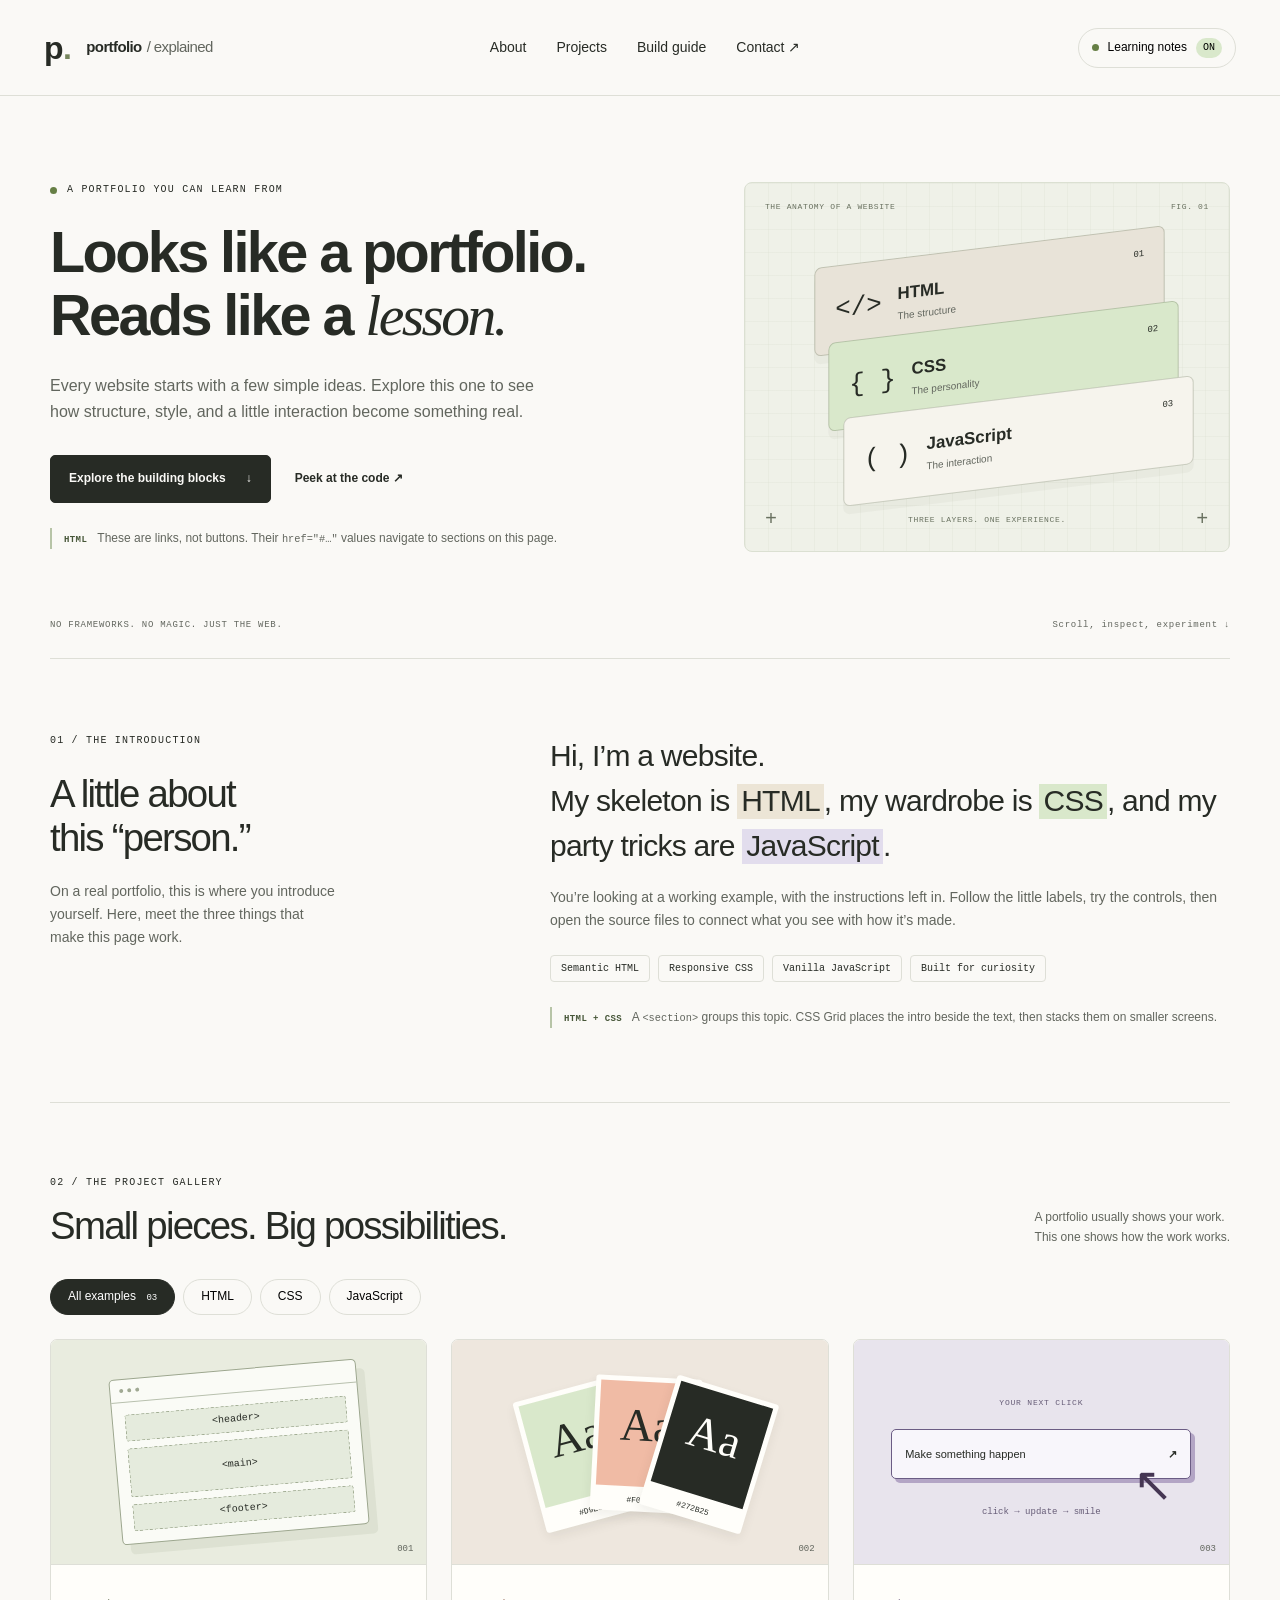
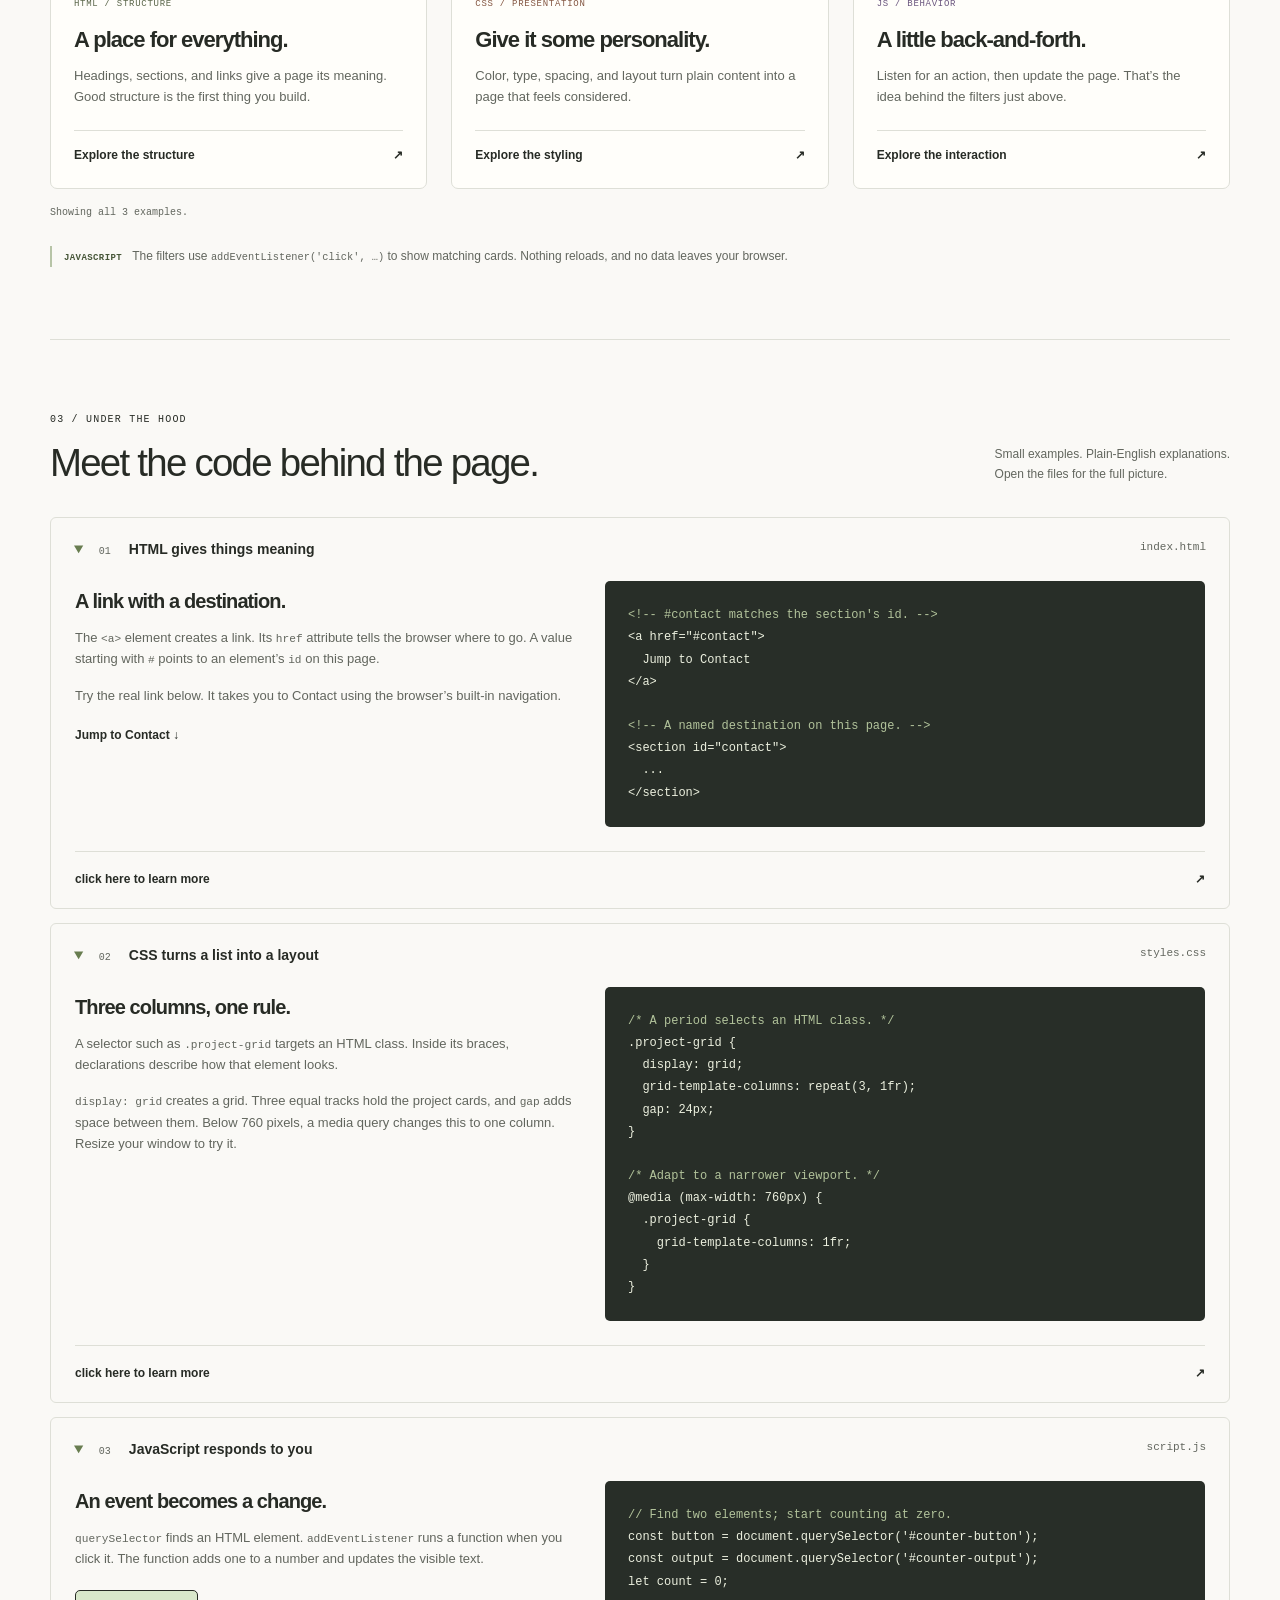
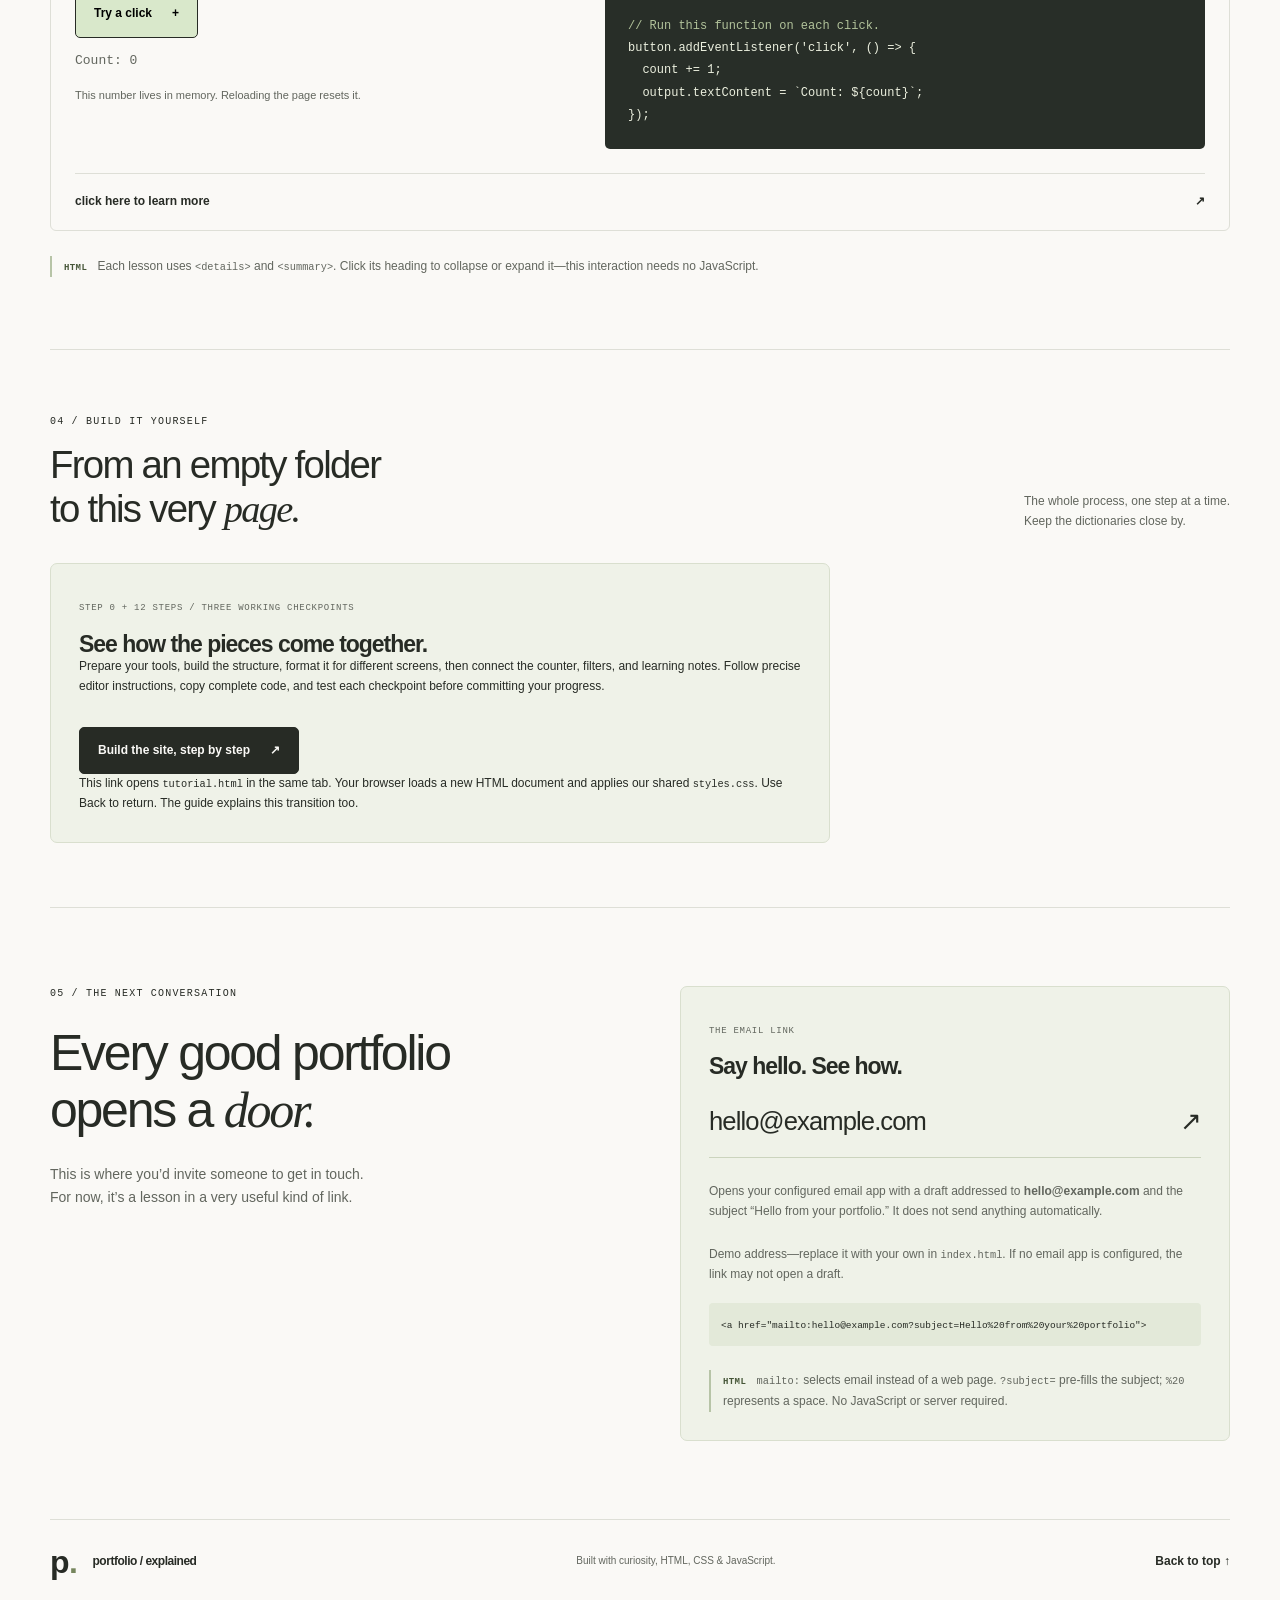
<file: index.html>
<!DOCTYPE html>
<!-- DOCTYPE tells the browser to use modern HTML. HTML supplies structure and meaning. -->
<html lang="en">
<head>
  <!-- UTF-8 supports special characters; viewport makes phone layouts use the device width. -->
  <meta charset="UTF-8">
  <meta name="viewport" content="width=device-width, initial-scale=1.0">
  <meta name="description" content="An interactive portfolio tutorial. Learn HTML, CSS, and JavaScript by exploring the page and its commented source files.">
  <title>Portfolio, explained — A living web tutorial</title>
  <!-- This relative path loads the presentation layer from the same folder. -->
  <link rel="stylesheet" href="styles.css">
  <!-- defer downloads the script without blocking HTML and runs it after HTML is parsed. -->
  <script src="script.js" defer></script>
</head>
<body>
  <!-- A keyboard user can skip the repeated navigation and go straight to main content. -->
  <a class="skip-link" href="#main">Skip to content</a>
  <!-- header and nav are semantic landmarks, giving the page meaningful regions. -->
  <header class="site-header">
    <a class="wordmark" href="#home" aria-label="Portfolio explained, back to top"><span class="logo-mark" aria-hidden="true">p<span>.</span></span> portfolio<span class="wordmark-light"> / explained</span></a>
    <nav aria-label="Main navigation">
      <!-- #about is an in-page anchor: the browser jumps to the matching id. No JS needed. -->
      <a href="#about">About</a>
      <a href="#projects">Projects</a>
      <a href="tutorial.html">Build guide</a>
      <a href="#contact">Contact <span aria-hidden="true">↗</span></a>
    </nav>
    <!-- hidden keeps a JS-only control unavailable until the script initializes it. -->
    <button class="notes-toggle" type="button" aria-pressed="true" hidden><span class="status-dot" aria-hidden="true"></span> Learning notes <span class="toggle-state">ON</span></button>
  </header>

  <main id="main">
    <section class="hero section-wrap" id="home" aria-labelledby="hero-title">
      <div class="hero-copy">
        <p class="eyebrow"><span class="status-dot" aria-hidden="true"></span> A PORTFOLIO YOU CAN LEARN FROM</p>
        <h1 id="hero-title">Looks like a portfolio.<br>Reads like a <em>lesson.</em></h1>
        <p class="hero-description">Every website starts with a few simple ideas. Explore this one to see how structure, style, and a little interaction become something real.</p>
        <div class="hero-actions">
          <a class="button button-dark" href="#projects">Explore the building blocks <span aria-hidden="true">↓</span></a>
          <a class="text-link" href="#workbench">Peek at the code <span aria-hidden="true">↗</span></a>
        </div>
        <p class="learning-note"><span class="note-label">HTML</span> These are links, not buttons. Their <code>href="#…"</code> values navigate to sections on this page.</p>
      </div>
      <!-- This illustration is built from HTML and CSS, so there is no image to download. -->
      <div class="blueprint" aria-label="Illustration showing HTML structure, CSS styling, and JavaScript behavior as layers of a website" role="img">
        <div class="blueprint-top"><span>THE ANATOMY OF A WEBSITE</span><span>FIG. 01</span></div>
        <div class="layer layer-html"><span class="layer-icon">&lt;/&gt;</span><div><strong>HTML</strong><small>The structure</small></div><span class="layer-number">01</span></div>
        <div class="layer layer-css"><span class="layer-icon">{ }</span><div><strong>CSS</strong><small>The personality</small></div><span class="layer-number">02</span></div>
        <div class="layer layer-js"><span class="layer-icon">( )</span><div><strong>JavaScript</strong><small>The interaction</small></div><span class="layer-number">03</span></div>
        <div class="blueprint-bottom"><span class="crosshair">+</span> THREE LAYERS. ONE EXPERIENCE. <span class="crosshair">+</span></div>
      </div>
      <div class="hero-foot"><span>NO FRAMEWORKS. NO MAGIC. JUST THE WEB.</span><span>Scroll, inspect, experiment <span aria-hidden="true">↓</span></span></div>
    </section>

    <section class="about-section section-wrap" id="about" aria-labelledby="about-title">
      <div class="section-intro"><p class="eyebrow">01 / THE INTRODUCTION</p><h2 id="about-title">A little about<br>this “person.”</h2><p>On a real portfolio, this is where you introduce yourself. Here, meet the three things that make this page work.</p></div>
      <div class="about-content">
        <p class="about-statement">Hi, I’m a website.<br>My skeleton is <span class="highlight-html">HTML</span>, my wardrobe is <span class="highlight-css">CSS</span>, and my party tricks are <span class="highlight-js">JavaScript</span>.</p>
        <p>You’re looking at a working example, with the instructions left in. Follow the little labels, try the controls, then open the source files to connect what you see with how it’s made.</p>
        <!-- A list groups related items. These are labels, not interactive controls. -->
        <ul class="skill-list" aria-label="Technologies used"><li>Semantic HTML</li><li>Responsive CSS</li><li>Vanilla JavaScript</li><li>Built for curiosity</li></ul>
        <aside class="learning-note"><span class="note-label">HTML + CSS</span> A <code>&lt;section&gt;</code> groups this topic. CSS Grid places the intro beside the text, then stacks them on smaller screens.</aside>
      </div>
    </section>

    <section class="projects-section section-wrap" id="projects" aria-labelledby="projects-title">
      <div class="section-heading"><div><p class="eyebrow">02 / THE PROJECT GALLERY</p><h2 id="projects-title">Small pieces. Big possibilities.</h2></div><p>A portfolio usually shows your work.<br>This one shows how the work works.</p></div>
      <!-- Buttons change local state; links navigate. JS filters articles by data-category. -->
      <div class="filter-bar" hidden role="group" aria-label="Filter examples by technology">
        <button type="button" class="filter-button" data-filter="all" aria-pressed="true">All examples <span>03</span></button>
        <button type="button" class="filter-button" data-filter="html" aria-pressed="false">HTML</button>
        <button type="button" class="filter-button" data-filter="css" aria-pressed="false">CSS</button>
        <button type="button" class="filter-button" data-filter="js" aria-pressed="false">JavaScript</button>
      </div>
      <div class="project-grid">
        <!-- article makes each example a self-contained item. data-* stores metadata for JS. -->
        <article class="project-card" data-category="html">
          <div class="project-art art-html" aria-hidden="true"><div class="mini-browser"><div class="browser-dots"><i></i><i></i><i></i></div><div class="mini-layout"><div>&lt;header&gt;</div><div>&lt;main&gt;</div><div>&lt;footer&gt;</div></div></div><span class="art-index">001</span></div>
          <div class="card-content"><span class="category category-html">HTML / STRUCTURE</span><h3>A place for everything.</h3><p>Headings, sections, and links give a page its meaning. Good structure is the first thing you build.</p><a class="card-link" href="#lesson-html">Explore the structure <span aria-hidden="true">↗</span></a></div>
        </article>
        <article class="project-card" data-category="css">
          <div class="project-art art-css" aria-hidden="true"><div class="swatch-composition"><div class="swatch swatch-one">Aa<span>#D9E8CB</span></div><div class="swatch swatch-two">Aa<span>#F0BBA5</span></div><div class="swatch swatch-three">Aa<span>#272B25</span></div></div><span class="art-index">002</span></div>
          <div class="card-content"><span class="category category-css">CSS / PRESENTATION</span><h3>Give it some personality.</h3><p>Color, type, spacing, and layout turn plain content into a page that feels considered.</p><a class="card-link" href="#lesson-css">Explore the styling <span aria-hidden="true">↗</span></a></div>
        </article>
        <article class="project-card" data-category="js">
          <div class="project-art art-js" aria-hidden="true"><div class="interaction-art"><span>YOUR NEXT CLICK</span><div class="drawn-button">Make something happen <b>↗</b></div><span class="cursor-shape">↖</span><span class="event-label">click → update → smile</span></div><span class="art-index">003</span></div>
          <div class="card-content"><span class="category category-js">JS / BEHAVIOR</span><h3>A little back-and-forth.</h3><p>Listen for an action, then update the page. That’s the idea behind the filters just above.</p><a class="card-link" href="#lesson-js">Explore the interaction <span aria-hidden="true">↗</span></a></div>
        </article>
      </div>
      <!-- aria-live announces filter results to screen readers without moving keyboard focus. -->
      <p class="filter-status" aria-live="polite" aria-atomic="true">Showing all 3 examples.</p>
      <p class="learning-note"><span class="note-label">JAVASCRIPT</span> The filters use <code>addEventListener('click', …)</code> to show matching cards. Nothing reloads, and no data leaves your browser.</p>
    </section>

    <section class="workbench section-wrap" id="workbench" aria-labelledby="workbench-title">
      <div class="section-heading"><div><p class="eyebrow">03 / UNDER THE HOOD</p><h2 id="workbench-title">Meet the code behind the page.</h2></div><p>Small examples. Plain-English explanations.<br>Open the files for the full picture.</p></div>
      <!-- Native details/summary provide keyboard-accessible expand/collapse without JavaScript. -->
      <details class="code-lesson" id="lesson-html" open>
        <summary><span class="lesson-number">01</span><span>HTML gives things meaning</span><span class="file-tag">index.html</span></summary>
        <div class="lesson-body"><div><h3>A link with a destination.</h3><p>The <code>&lt;a&gt;</code> element creates a link. Its <code>href</code> attribute tells the browser where to go. A value starting with <code>#</code> points to an element’s <code>id</code> on this page.</p><p>Try the real link below. It takes you to Contact using the browser’s built-in navigation.</p><a class="text-link" href="#contact">Jump to Contact ↓</a></div><pre tabindex="0" aria-label="Code example"><code><span class="code-comment">&lt;!-- #contact matches the section's id. --&gt;</span>
&lt;a href="#contact"&gt;
  Jump to Contact
&lt;/a&gt;

<span class="code-comment">&lt;!-- A named destination on this page. --&gt;</span>
&lt;section id="contact"&gt;
  ...
&lt;/section&gt;</code></pre></div>
        <!-- A sibling filename loads a new document in this tab. The browser handles
             navigation and history; styles.css keeps the same visual design on both pages. -->
        <a class="lesson-next" href="html-glossary.html" aria-label="click here to learn more about HTML">click here to learn more <span aria-hidden="true">↗</span></a>
      </details>
      <details class="code-lesson" id="lesson-css" open>
        <summary><span class="lesson-number">02</span><span>CSS turns a list into a layout</span><span class="file-tag">styles.css</span></summary>
        <div class="lesson-body"><div><h3>Three columns, one rule.</h3><p>A selector such as <code>.project-grid</code> targets an HTML class. Inside its braces, declarations describe how that element looks.</p><p><code>display: grid</code> creates a grid. Three equal tracks hold the project cards, and <code>gap</code> adds space between them. Below 760 pixels, a media query changes this to one column. Resize your window to try it.</p></div><pre tabindex="0" aria-label="Code example"><code><span class="code-comment">/* A period selects an HTML class. */</span>
.project-grid {
  display: grid;
  grid-template-columns: repeat(3, 1fr);
  gap: 24px;
}

<span class="code-comment">/* Adapt to a narrower viewport. */</span>
@media (max-width: 760px) {
  .project-grid {
    grid-template-columns: 1fr;
  }
}</code></pre></div>
        <!-- A sibling filename loads a new document in this tab. The browser handles
             navigation and history; styles.css keeps the same visual design on both pages. -->
        <a class="lesson-next" href="css-glossary.html" aria-label="click here to learn more about CSS">click here to learn more <span aria-hidden="true">↗</span></a>
      </details>
      <details class="code-lesson" id="lesson-js" open>
        <summary><span class="lesson-number">03</span><span>JavaScript responds to you</span><span class="file-tag">script.js</span></summary>
        <div class="lesson-body"><div><h3>An event becomes a change.</h3><p><code>querySelector</code> finds an HTML element. <code>addEventListener</code> runs a function when you click it. The function adds one to a number and updates the visible text.</p><button type="button" class="button demo-button" id="counter-button" hidden>Try a click <span aria-hidden="true">+</span></button><p id="counter-output" class="counter-output" role="status" aria-live="polite" aria-atomic="true">Count: 0</p><p class="small-copy">This number lives in memory. Reloading the page resets it.</p><noscript><p>Enable JavaScript to try the counter, project filters, and learning-notes switch. The rest of this page works without it.</p></noscript></div><pre tabindex="0" aria-label="Code example"><code><span class="code-comment">// Find two elements; start counting at zero.</span>
const button = document.querySelector('#counter-button');
const output = document.querySelector('#counter-output');
let count = 0;

<span class="code-comment">// Run this function on each click.</span>
button.addEventListener('click', () =&gt; {
  count += 1;
  output.textContent = `Count: ${count}`;
});</code></pre></div>
        <!-- A sibling filename loads a new document in this tab. The browser handles
             navigation and history; styles.css keeps the same visual design on both pages. -->
        <a class="lesson-next" href="javascript-glossary.html" aria-label="click here to learn more about JavaScript">click here to learn more <span aria-hidden="true">↗</span></a>
      </details>
      <p class="learning-note"><span class="note-label">HTML</span> Each lesson uses <code>&lt;details&gt;</code> and <code>&lt;summary&gt;</code>. Click its heading to collapse or expand it—this interaction needs no JavaScript.</p>
    </section>

    <!-- This invitation is ordinary content, so the learning-notes switch never hides it.
         The link follows a relative URL. No click handler, router, or new tab is needed. -->
    <section class="tutorial-section section-wrap" id="build-guide" aria-labelledby="build-guide-title">
      <div class="section-heading"><div><p class="eyebrow">04 / BUILD IT YOURSELF</p><h2 id="build-guide-title">From an empty folder<br>to this very <em>page.</em></h2></div><p>The whole process, one step at a time.<br>Keep the dictionaries close by.</p></div>
      <div class="contact-card"><span class="category">STEP 0 + 12 STEPS / THREE WORKING CHECKPOINTS</span><h3>See how the pieces come together.</h3><p>Prepare your tools, build the structure, format it for different screens, then connect the counter, filters, and learning notes. Follow precise editor instructions, copy complete code, and test each checkpoint before committing your progress.</p>
        <div class="hero-actions"><a class="button button-dark" href="tutorial.html">Build the site, step by step <span aria-hidden="true">↗</span></a></div>
        <p>This link opens <code>tutorial.html</code> in the same tab. Your browser loads a new HTML document and applies our shared <code>styles.css</code>. Use Back to return. The guide explains this transition too.</p>
      </div>
    </section>

    <section class="contact-section section-wrap" id="contact" aria-labelledby="contact-title">
      <div><p class="eyebrow">05 / THE NEXT CONVERSATION</p><h2 id="contact-title">Every good portfolio<br>opens a <em>door.</em></h2><p>This is where you’d invite someone to get in touch.<br>For now, it’s a lesson in a very useful kind of link.</p></div>
      <div class="contact-card"><span class="category">THE EMAIL LINK</span><h3>Say hello. See how.</h3>
        <!-- mailto hands a draft to the user's configured email handler; it does not send email.
             example.com is a demonstration domain. Replace this address before publishing. -->
        <a class="email-link" href="mailto:hello@example.com?subject=Hello%20from%20your%20portfolio">hello@example.com <span aria-hidden="true">↗</span></a>
        <!-- This essential behavior explanation stays visible even when learning notes are off. -->
        <p>Opens your configured email app with a draft addressed to <strong>hello@example.com</strong> and the subject “Hello from your portfolio.” It does not send anything automatically.</p><p class="small-copy">Demo address—replace it with your own in <code>index.html</code>. If no email app is configured, the link may not open a draft.</p>
        <div class="email-code"><code>&lt;a href="mailto:hello@example.com?subject=Hello%20from%20your%20portfolio"&gt;</code></div>
        <p class="learning-note"><span class="note-label">HTML</span> <code>mailto:</code> selects email instead of a web page. <code>?subject=</code> pre-fills the subject; <code>%20</code> represents a space. No JavaScript or server required.</p>
      </div>
    </section>
  </main>

  <!-- footer closes the page with supporting information and another native anchor link. -->
  <footer class="site-footer section-wrap"><a class="wordmark" href="#home"><span class="logo-mark" aria-hidden="true">p<span>.</span></span> portfolio / explained</a><p>Built with curiosity, HTML, CSS &amp; JavaScript.</p><a class="text-link" href="#home">Back to top ↑</a></footer>
</body>
</html>
</file>
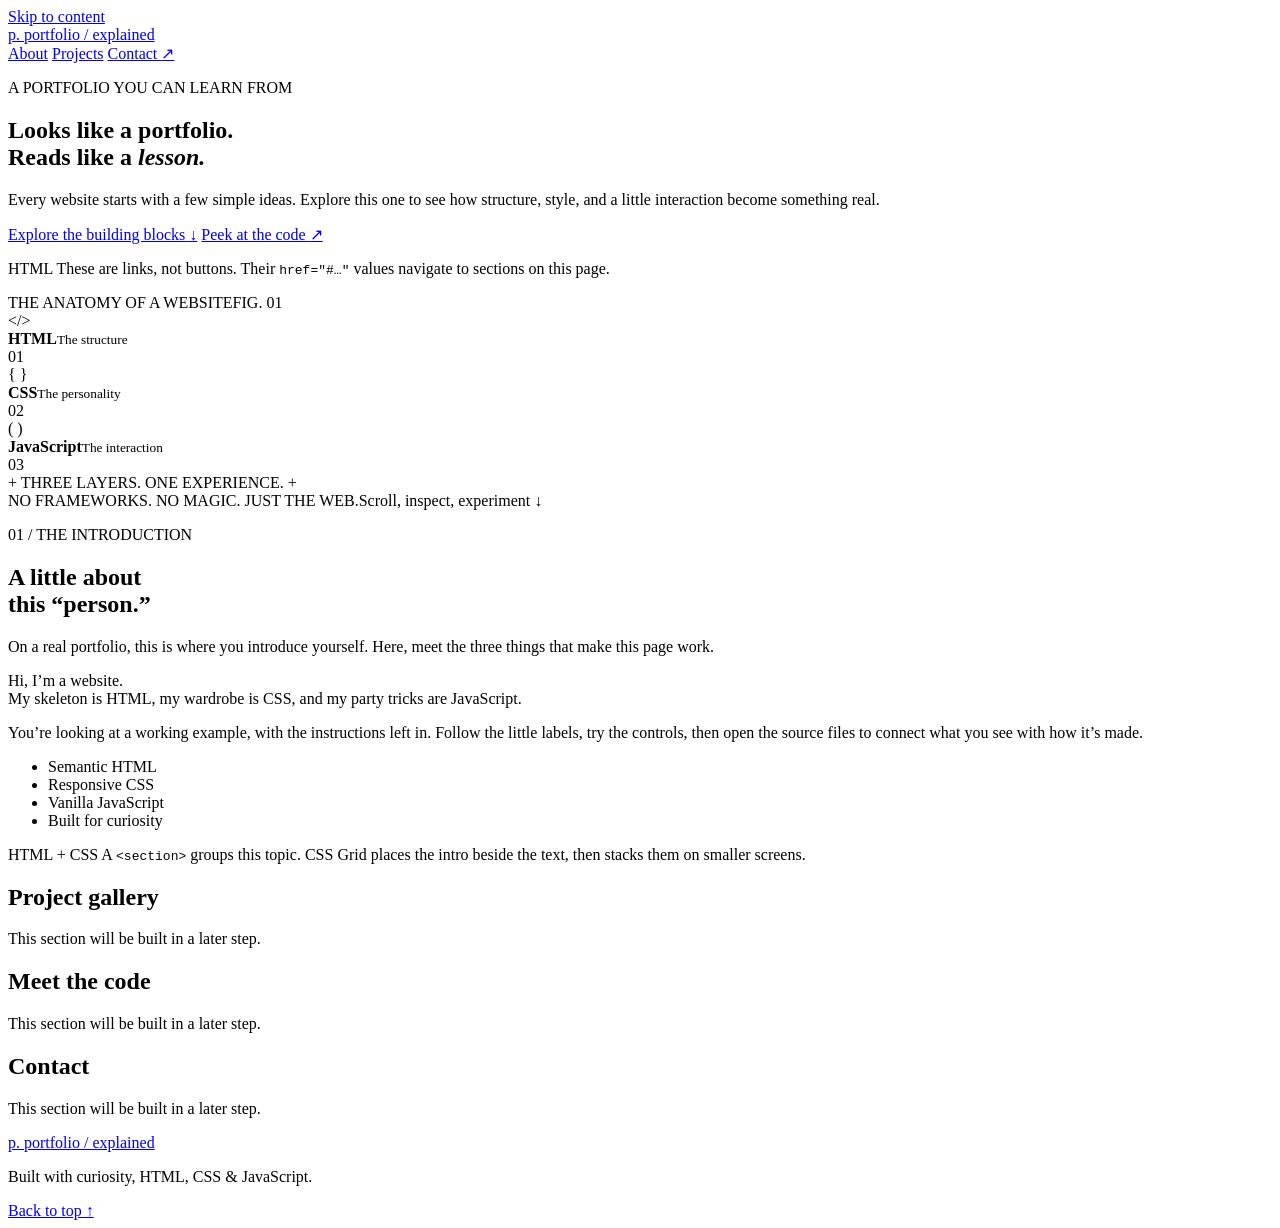
<file: checkpoints/03-structure/index.html>
<!DOCTYPE html>
<!-- Runnable checkpoint 03-structure. Open this folder's index.html; all assets are local. -->
<!-- DOCTYPE tells the browser to use modern HTML. HTML supplies structure and meaning. -->
<html lang="en">
<head>
  <!-- UTF-8 supports special characters; viewport makes phone layouts use the device width. -->
  <meta charset="UTF-8">
  <meta name="viewport" content="width=device-width, initial-scale=1.0">
  <meta name="description" content="An interactive portfolio tutorial. Learn HTML, CSS, and JavaScript by exploring the page and its commented source files.">
  <title>Portfolio, explained — A living web tutorial</title>
  <!-- This relative path loads the presentation layer from the same folder. -->
  <link rel="stylesheet" href="styles.css">
  <!-- defer downloads the script without blocking HTML and runs it after HTML is parsed. -->
  <script src="script.js" defer></script>
</head>
<body>
  <!-- A keyboard user can skip the repeated navigation and go straight to main content. -->
  <a class="skip-link" href="#main">Skip to content</a>
  <!-- header and nav are semantic landmarks, giving the page meaningful regions. -->
  <header class="site-header">
    <a class="wordmark" href="#home" aria-label="Portfolio explained, back to top"><span class="logo-mark" aria-hidden="true">p<span>.</span></span> portfolio<span class="wordmark-light"> / explained</span></a>
    <nav aria-label="Main navigation">
      <!-- #about is an in-page anchor: the browser jumps to the matching id. No JS needed. -->
      <a href="#about">About</a>
      <a href="#projects">Projects</a>
      <a href="#contact">Contact <span aria-hidden="true">↗</span></a>
    </nav>
    <!-- hidden keeps a JS-only control unavailable until the script initializes it. -->
    <button class="notes-toggle" type="button" aria-pressed="true" hidden><span class="status-dot" aria-hidden="true"></span> Learning notes <span class="toggle-state">ON</span></button>
  </header>

  <main id="main">
    <section class="hero section-wrap" id="home" aria-labelledby="hero-title">
      <div class="hero-copy">
        <p class="eyebrow"><span class="status-dot" aria-hidden="true"></span> A PORTFOLIO YOU CAN LEARN FROM</p>
        <h1 id="hero-title">Looks like a portfolio.<br>Reads like a <em>lesson.</em></h1>
        <p class="hero-description">Every website starts with a few simple ideas. Explore this one to see how structure, style, and a little interaction become something real.</p>
        <div class="hero-actions">
          <a class="button button-dark" href="#projects">Explore the building blocks <span aria-hidden="true">↓</span></a>
          <a class="text-link" href="#workbench">Peek at the code <span aria-hidden="true">↗</span></a>
        </div>
        <p class="learning-note"><span class="note-label">HTML</span> These are links, not buttons. Their <code>href="#…"</code> values navigate to sections on this page.</p>
      </div>
      <!-- This illustration is built from HTML and CSS, so there is no image to download. -->
      <div class="blueprint" aria-label="Illustration showing HTML structure, CSS styling, and JavaScript behavior as layers of a website" role="img">
        <div class="blueprint-top"><span>THE ANATOMY OF A WEBSITE</span><span>FIG. 01</span></div>
        <div class="layer layer-html"><span class="layer-icon">&lt;/&gt;</span><div><strong>HTML</strong><small>The structure</small></div><span class="layer-number">01</span></div>
        <div class="layer layer-css"><span class="layer-icon">{ }</span><div><strong>CSS</strong><small>The personality</small></div><span class="layer-number">02</span></div>
        <div class="layer layer-js"><span class="layer-icon">( )</span><div><strong>JavaScript</strong><small>The interaction</small></div><span class="layer-number">03</span></div>
        <div class="blueprint-bottom"><span class="crosshair">+</span> THREE LAYERS. ONE EXPERIENCE. <span class="crosshair">+</span></div>
      </div>
      <div class="hero-foot"><span>NO FRAMEWORKS. NO MAGIC. JUST THE WEB.</span><span>Scroll, inspect, experiment <span aria-hidden="true">↓</span></span></div>
    </section>

    <section class="about-section section-wrap" id="about" aria-labelledby="about-title">
      <div class="section-intro"><p class="eyebrow">01 / THE INTRODUCTION</p><h2 id="about-title">A little about<br>this “person.”</h2><p>On a real portfolio, this is where you introduce yourself. Here, meet the three things that make this page work.</p></div>
      <div class="about-content">
        <p class="about-statement">Hi, I’m a website.<br>My skeleton is <span class="highlight-html">HTML</span>, my wardrobe is <span class="highlight-css">CSS</span>, and my party tricks are <span class="highlight-js">JavaScript</span>.</p>
        <p>You’re looking at a working example, with the instructions left in. Follow the little labels, try the controls, then open the source files to connect what you see with how it’s made.</p>
        <!-- A list groups related items. These are labels, not interactive controls. -->
        <ul class="skill-list" aria-label="Technologies used"><li>Semantic HTML</li><li>Responsive CSS</li><li>Vanilla JavaScript</li><li>Built for curiosity</li></ul>
        <aside class="learning-note"><span class="note-label">HTML + CSS</span> A <code>&lt;section&gt;</code> groups this topic. CSS Grid places the intro beside the text, then stacks them on smaller screens.</aside>
      </div>
    </section>

    <section class="section-wrap" id="projects" aria-labelledby="projects-title">
  <h2 id="projects-title">Project gallery</h2>
  <p>This section will be built in a later step.</p>
</section>

    <section class="section-wrap" id="workbench" aria-labelledby="workbench-title">
  <h2 id="workbench-title">Meet the code</h2>
  <p>This section will be built in a later step.</p>
</section>

    <!-- This invitation is ordinary content, so the learning-notes switch never hides it.
         The link follows a relative URL. No click handler, router, or new tab is needed. -->
    

    <section class="section-wrap" id="contact" aria-labelledby="contact-title">
  <h2 id="contact-title">Contact</h2>
  <p>This section will be built in a later step.</p>
</section>
  </main>

  <!-- footer closes the page with supporting information and another native anchor link. -->
  <footer class="site-footer section-wrap"><a class="wordmark" href="#home"><span class="logo-mark" aria-hidden="true">p<span>.</span></span> portfolio / explained</a><p>Built with curiosity, HTML, CSS &amp; JavaScript.</p><a class="text-link" href="#home">Back to top ↑</a></footer>
</body>
</html>
</file>
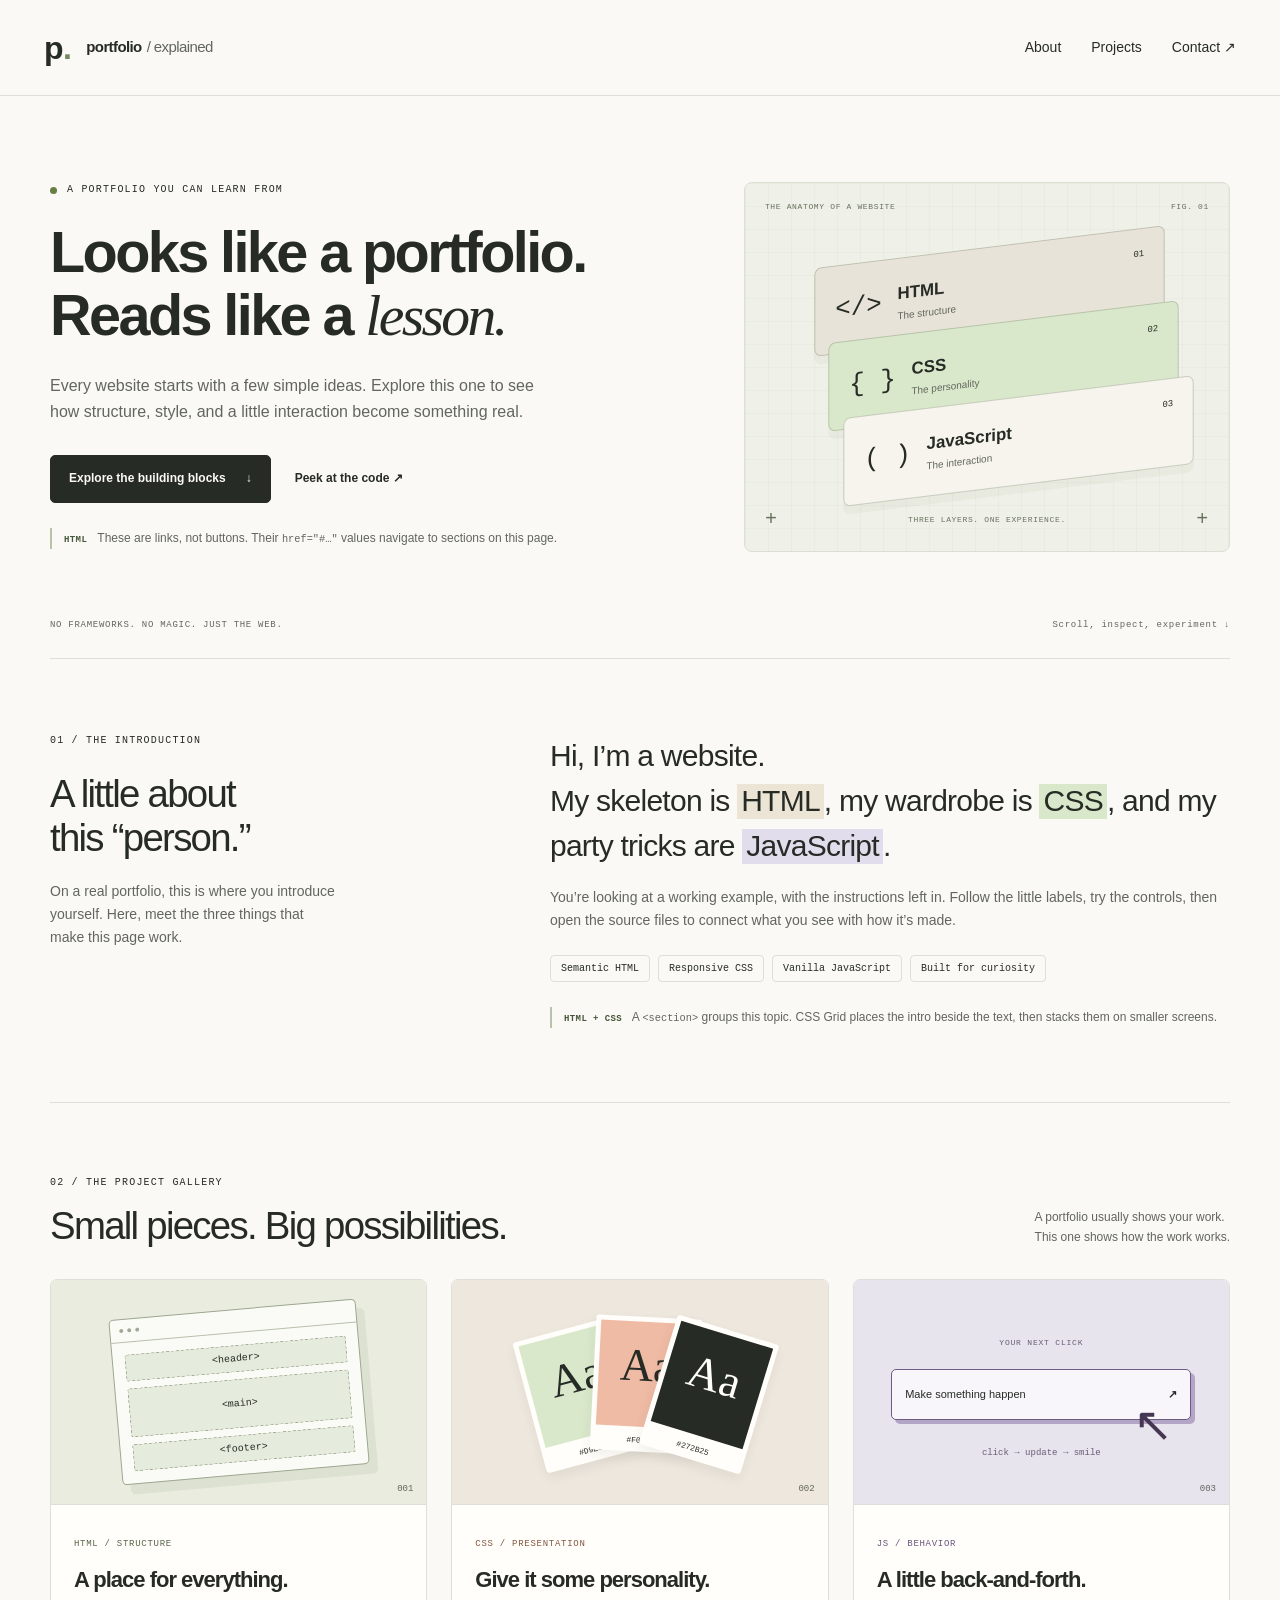
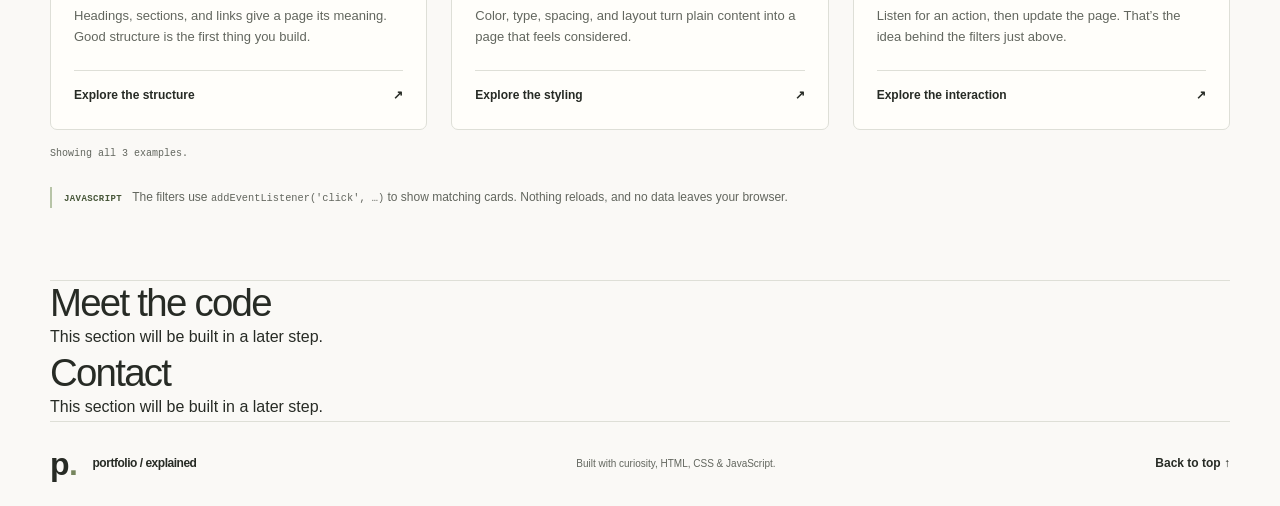
<file: checkpoints/07-responsive/index.html>
<!DOCTYPE html>
<!-- Runnable checkpoint 07-responsive. Open this folder's index.html; all assets are local. -->
<!-- DOCTYPE tells the browser to use modern HTML. HTML supplies structure and meaning. -->
<html lang="en">
<head>
  <!-- UTF-8 supports special characters; viewport makes phone layouts use the device width. -->
  <meta charset="UTF-8">
  <meta name="viewport" content="width=device-width, initial-scale=1.0">
  <meta name="description" content="An interactive portfolio tutorial. Learn HTML, CSS, and JavaScript by exploring the page and its commented source files.">
  <title>Portfolio, explained — A living web tutorial</title>
  <!-- This relative path loads the presentation layer from the same folder. -->
  <link rel="stylesheet" href="styles.css">
  <!-- defer downloads the script without blocking HTML and runs it after HTML is parsed. -->
  <script src="script.js" defer></script>
</head>
<body>
  <!-- A keyboard user can skip the repeated navigation and go straight to main content. -->
  <a class="skip-link" href="#main">Skip to content</a>
  <!-- header and nav are semantic landmarks, giving the page meaningful regions. -->
  <header class="site-header">
    <a class="wordmark" href="#home" aria-label="Portfolio explained, back to top"><span class="logo-mark" aria-hidden="true">p<span>.</span></span> portfolio<span class="wordmark-light"> / explained</span></a>
    <nav aria-label="Main navigation">
      <!-- #about is an in-page anchor: the browser jumps to the matching id. No JS needed. -->
      <a href="#about">About</a>
      <a href="#projects">Projects</a>
      <a href="#contact">Contact <span aria-hidden="true">↗</span></a>
    </nav>
    <!-- hidden keeps a JS-only control unavailable until the script initializes it. -->
    <button class="notes-toggle" type="button" aria-pressed="true" hidden><span class="status-dot" aria-hidden="true"></span> Learning notes <span class="toggle-state">ON</span></button>
  </header>

  <main id="main">
    <section class="hero section-wrap" id="home" aria-labelledby="hero-title">
      <div class="hero-copy">
        <p class="eyebrow"><span class="status-dot" aria-hidden="true"></span> A PORTFOLIO YOU CAN LEARN FROM</p>
        <h1 id="hero-title">Looks like a portfolio.<br>Reads like a <em>lesson.</em></h1>
        <p class="hero-description">Every website starts with a few simple ideas. Explore this one to see how structure, style, and a little interaction become something real.</p>
        <div class="hero-actions">
          <a class="button button-dark" href="#projects">Explore the building blocks <span aria-hidden="true">↓</span></a>
          <a class="text-link" href="#workbench">Peek at the code <span aria-hidden="true">↗</span></a>
        </div>
        <p class="learning-note"><span class="note-label">HTML</span> These are links, not buttons. Their <code>href="#…"</code> values navigate to sections on this page.</p>
      </div>
      <!-- This illustration is built from HTML and CSS, so there is no image to download. -->
      <div class="blueprint" aria-label="Illustration showing HTML structure, CSS styling, and JavaScript behavior as layers of a website" role="img">
        <div class="blueprint-top"><span>THE ANATOMY OF A WEBSITE</span><span>FIG. 01</span></div>
        <div class="layer layer-html"><span class="layer-icon">&lt;/&gt;</span><div><strong>HTML</strong><small>The structure</small></div><span class="layer-number">01</span></div>
        <div class="layer layer-css"><span class="layer-icon">{ }</span><div><strong>CSS</strong><small>The personality</small></div><span class="layer-number">02</span></div>
        <div class="layer layer-js"><span class="layer-icon">( )</span><div><strong>JavaScript</strong><small>The interaction</small></div><span class="layer-number">03</span></div>
        <div class="blueprint-bottom"><span class="crosshair">+</span> THREE LAYERS. ONE EXPERIENCE. <span class="crosshair">+</span></div>
      </div>
      <div class="hero-foot"><span>NO FRAMEWORKS. NO MAGIC. JUST THE WEB.</span><span>Scroll, inspect, experiment <span aria-hidden="true">↓</span></span></div>
    </section>

    <section class="about-section section-wrap" id="about" aria-labelledby="about-title">
      <div class="section-intro"><p class="eyebrow">01 / THE INTRODUCTION</p><h2 id="about-title">A little about<br>this “person.”</h2><p>On a real portfolio, this is where you introduce yourself. Here, meet the three things that make this page work.</p></div>
      <div class="about-content">
        <p class="about-statement">Hi, I’m a website.<br>My skeleton is <span class="highlight-html">HTML</span>, my wardrobe is <span class="highlight-css">CSS</span>, and my party tricks are <span class="highlight-js">JavaScript</span>.</p>
        <p>You’re looking at a working example, with the instructions left in. Follow the little labels, try the controls, then open the source files to connect what you see with how it’s made.</p>
        <!-- A list groups related items. These are labels, not interactive controls. -->
        <ul class="skill-list" aria-label="Technologies used"><li>Semantic HTML</li><li>Responsive CSS</li><li>Vanilla JavaScript</li><li>Built for curiosity</li></ul>
        <aside class="learning-note"><span class="note-label">HTML + CSS</span> A <code>&lt;section&gt;</code> groups this topic. CSS Grid places the intro beside the text, then stacks them on smaller screens.</aside>
      </div>
    </section>

    <section class="projects-section section-wrap" id="projects" aria-labelledby="projects-title">
      <div class="section-heading"><div><p class="eyebrow">02 / THE PROJECT GALLERY</p><h2 id="projects-title">Small pieces. Big possibilities.</h2></div><p>A portfolio usually shows your work.<br>This one shows how the work works.</p></div>
      <!-- Buttons change local state; links navigate. JS filters articles by data-category. -->
      <div class="filter-bar" hidden role="group" aria-label="Filter examples by technology">
        <button type="button" class="filter-button" data-filter="all" aria-pressed="true">All examples <span>03</span></button>
        <button type="button" class="filter-button" data-filter="html" aria-pressed="false">HTML</button>
        <button type="button" class="filter-button" data-filter="css" aria-pressed="false">CSS</button>
        <button type="button" class="filter-button" data-filter="js" aria-pressed="false">JavaScript</button>
      </div>
      <div class="project-grid">
        <!-- article makes each example a self-contained item. data-* stores metadata for JS. -->
        <article class="project-card" data-category="html">
          <div class="project-art art-html" aria-hidden="true"><div class="mini-browser"><div class="browser-dots"><i></i><i></i><i></i></div><div class="mini-layout"><div>&lt;header&gt;</div><div>&lt;main&gt;</div><div>&lt;footer&gt;</div></div></div><span class="art-index">001</span></div>
          <div class="card-content"><span class="category category-html">HTML / STRUCTURE</span><h3>A place for everything.</h3><p>Headings, sections, and links give a page its meaning. Good structure is the first thing you build.</p><a class="card-link" href="#lesson-html">Explore the structure <span aria-hidden="true">↗</span></a></div>
        </article>
        <article class="project-card" data-category="css">
          <div class="project-art art-css" aria-hidden="true"><div class="swatch-composition"><div class="swatch swatch-one">Aa<span>#D9E8CB</span></div><div class="swatch swatch-two">Aa<span>#F0BBA5</span></div><div class="swatch swatch-three">Aa<span>#272B25</span></div></div><span class="art-index">002</span></div>
          <div class="card-content"><span class="category category-css">CSS / PRESENTATION</span><h3>Give it some personality.</h3><p>Color, type, spacing, and layout turn plain content into a page that feels considered.</p><a class="card-link" href="#lesson-css">Explore the styling <span aria-hidden="true">↗</span></a></div>
        </article>
        <article class="project-card" data-category="js">
          <div class="project-art art-js" aria-hidden="true"><div class="interaction-art"><span>YOUR NEXT CLICK</span><div class="drawn-button">Make something happen <b>↗</b></div><span class="cursor-shape">↖</span><span class="event-label">click → update → smile</span></div><span class="art-index">003</span></div>
          <div class="card-content"><span class="category category-js">JS / BEHAVIOR</span><h3>A little back-and-forth.</h3><p>Listen for an action, then update the page. That’s the idea behind the filters just above.</p><a class="card-link" href="#lesson-js">Explore the interaction <span aria-hidden="true">↗</span></a></div>
        </article>
      </div>
      <!-- aria-live announces filter results to screen readers without moving keyboard focus. -->
      <p class="filter-status" aria-live="polite" aria-atomic="true">Showing all 3 examples.</p>
      <p class="learning-note"><span class="note-label">JAVASCRIPT</span> The filters use <code>addEventListener('click', …)</code> to show matching cards. Nothing reloads, and no data leaves your browser.</p>
    </section>

    <section class="section-wrap" id="workbench" aria-labelledby="workbench-title">
  <h2 id="workbench-title">Meet the code</h2>
  <p>This section will be built in a later step.</p>
</section>

    <!-- This invitation is ordinary content, so the learning-notes switch never hides it.
         The link follows a relative URL. No click handler, router, or new tab is needed. -->
    

    <section class="section-wrap" id="contact" aria-labelledby="contact-title">
  <h2 id="contact-title">Contact</h2>
  <p>This section will be built in a later step.</p>
</section>
  </main>

  <!-- footer closes the page with supporting information and another native anchor link. -->
  <footer class="site-footer section-wrap"><a class="wordmark" href="#home"><span class="logo-mark" aria-hidden="true">p<span>.</span></span> portfolio / explained</a><p>Built with curiosity, HTML, CSS &amp; JavaScript.</p><a class="text-link" href="#home">Back to top ↑</a></footer>
</body>
</html>
</file>
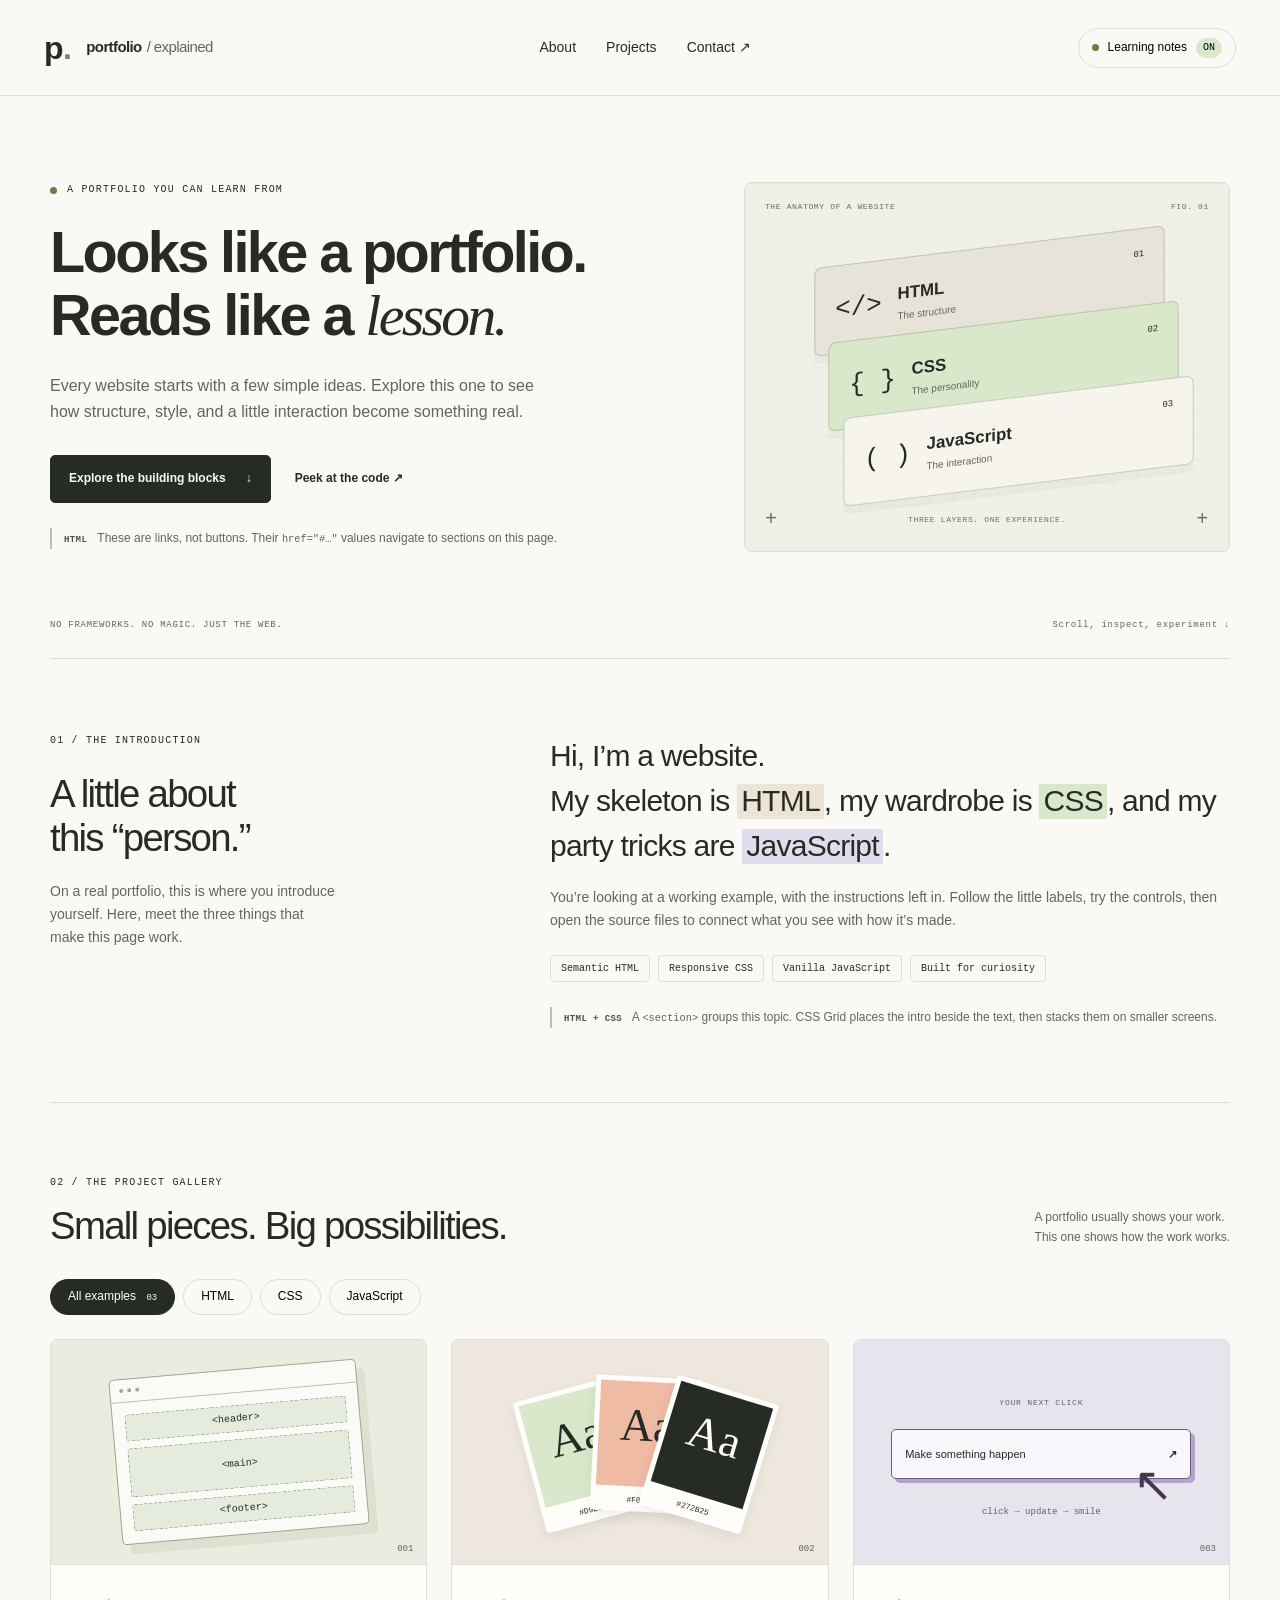
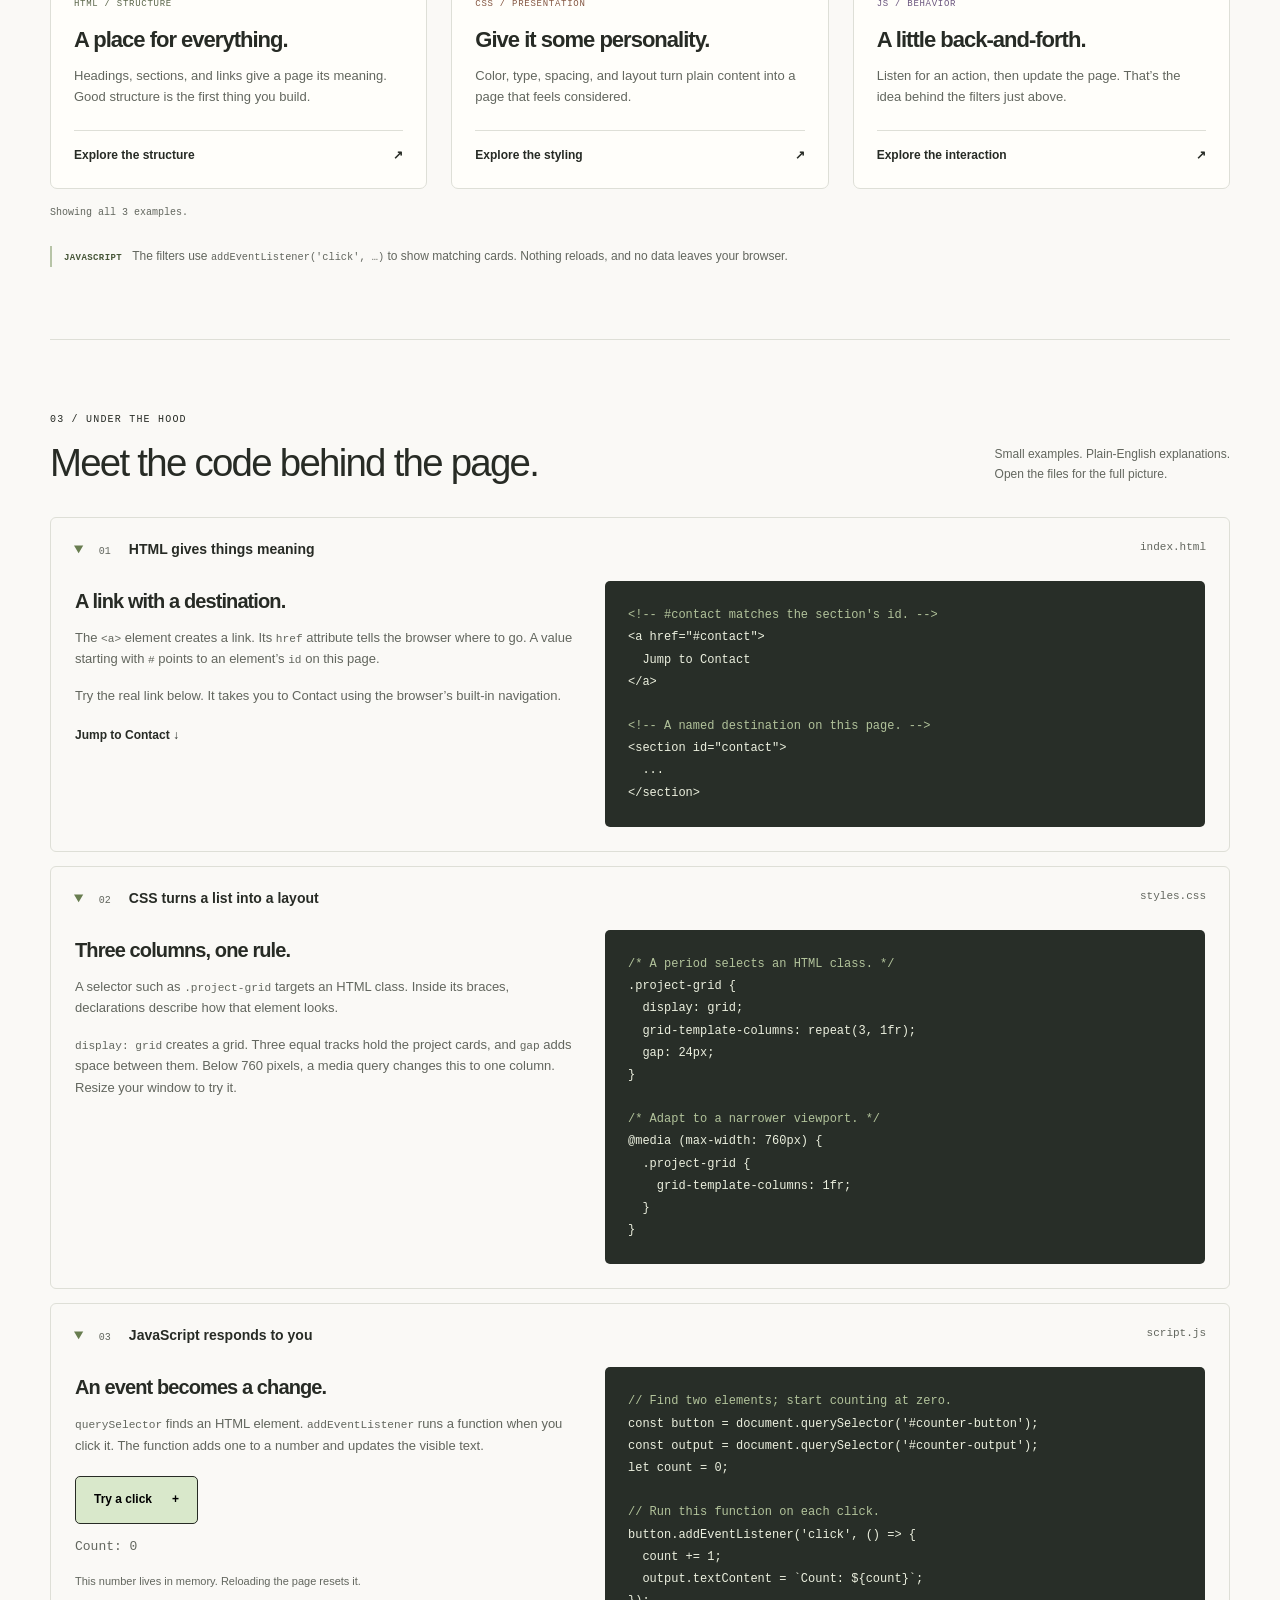
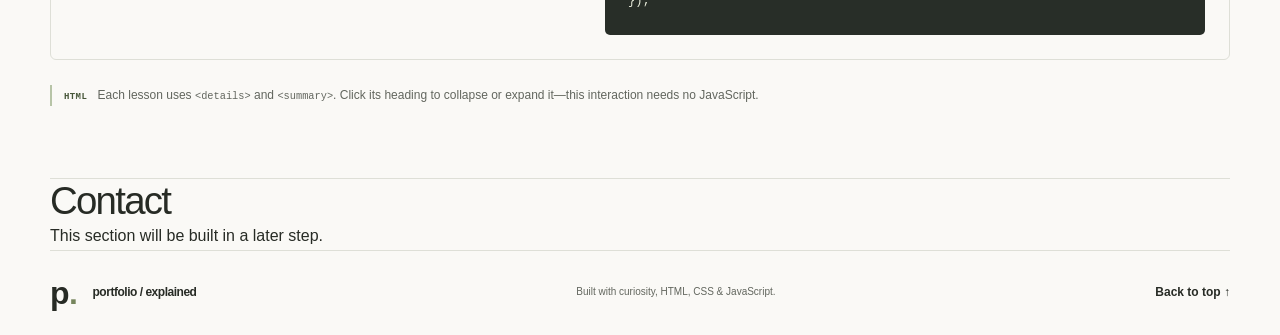
<file: checkpoints/10-interactions/index.html>
<!DOCTYPE html>
<!-- Runnable checkpoint 10-interactions. Open this folder's index.html; all assets are local. -->
<!-- DOCTYPE tells the browser to use modern HTML. HTML supplies structure and meaning. -->
<html lang="en">
<head>
  <!-- UTF-8 supports special characters; viewport makes phone layouts use the device width. -->
  <meta charset="UTF-8">
  <meta name="viewport" content="width=device-width, initial-scale=1.0">
  <meta name="description" content="An interactive portfolio tutorial. Learn HTML, CSS, and JavaScript by exploring the page and its commented source files.">
  <title>Portfolio, explained — A living web tutorial</title>
  <!-- This relative path loads the presentation layer from the same folder. -->
  <link rel="stylesheet" href="styles.css">
  <!-- defer downloads the script without blocking HTML and runs it after HTML is parsed. -->
  <script src="script.js" defer></script>
</head>
<body>
  <!-- A keyboard user can skip the repeated navigation and go straight to main content. -->
  <a class="skip-link" href="#main">Skip to content</a>
  <!-- header and nav are semantic landmarks, giving the page meaningful regions. -->
  <header class="site-header">
    <a class="wordmark" href="#home" aria-label="Portfolio explained, back to top"><span class="logo-mark" aria-hidden="true">p<span>.</span></span> portfolio<span class="wordmark-light"> / explained</span></a>
    <nav aria-label="Main navigation">
      <!-- #about is an in-page anchor: the browser jumps to the matching id. No JS needed. -->
      <a href="#about">About</a>
      <a href="#projects">Projects</a>
      <a href="#contact">Contact <span aria-hidden="true">↗</span></a>
    </nav>
    <!-- hidden keeps a JS-only control unavailable until the script initializes it. -->
    <button class="notes-toggle" type="button" aria-pressed="true" hidden><span class="status-dot" aria-hidden="true"></span> Learning notes <span class="toggle-state">ON</span></button>
  </header>

  <main id="main">
    <section class="hero section-wrap" id="home" aria-labelledby="hero-title">
      <div class="hero-copy">
        <p class="eyebrow"><span class="status-dot" aria-hidden="true"></span> A PORTFOLIO YOU CAN LEARN FROM</p>
        <h1 id="hero-title">Looks like a portfolio.<br>Reads like a <em>lesson.</em></h1>
        <p class="hero-description">Every website starts with a few simple ideas. Explore this one to see how structure, style, and a little interaction become something real.</p>
        <div class="hero-actions">
          <a class="button button-dark" href="#projects">Explore the building blocks <span aria-hidden="true">↓</span></a>
          <a class="text-link" href="#workbench">Peek at the code <span aria-hidden="true">↗</span></a>
        </div>
        <p class="learning-note"><span class="note-label">HTML</span> These are links, not buttons. Their <code>href="#…"</code> values navigate to sections on this page.</p>
      </div>
      <!-- This illustration is built from HTML and CSS, so there is no image to download. -->
      <div class="blueprint" aria-label="Illustration showing HTML structure, CSS styling, and JavaScript behavior as layers of a website" role="img">
        <div class="blueprint-top"><span>THE ANATOMY OF A WEBSITE</span><span>FIG. 01</span></div>
        <div class="layer layer-html"><span class="layer-icon">&lt;/&gt;</span><div><strong>HTML</strong><small>The structure</small></div><span class="layer-number">01</span></div>
        <div class="layer layer-css"><span class="layer-icon">{ }</span><div><strong>CSS</strong><small>The personality</small></div><span class="layer-number">02</span></div>
        <div class="layer layer-js"><span class="layer-icon">( )</span><div><strong>JavaScript</strong><small>The interaction</small></div><span class="layer-number">03</span></div>
        <div class="blueprint-bottom"><span class="crosshair">+</span> THREE LAYERS. ONE EXPERIENCE. <span class="crosshair">+</span></div>
      </div>
      <div class="hero-foot"><span>NO FRAMEWORKS. NO MAGIC. JUST THE WEB.</span><span>Scroll, inspect, experiment <span aria-hidden="true">↓</span></span></div>
    </section>

    <section class="about-section section-wrap" id="about" aria-labelledby="about-title">
      <div class="section-intro"><p class="eyebrow">01 / THE INTRODUCTION</p><h2 id="about-title">A little about<br>this “person.”</h2><p>On a real portfolio, this is where you introduce yourself. Here, meet the three things that make this page work.</p></div>
      <div class="about-content">
        <p class="about-statement">Hi, I’m a website.<br>My skeleton is <span class="highlight-html">HTML</span>, my wardrobe is <span class="highlight-css">CSS</span>, and my party tricks are <span class="highlight-js">JavaScript</span>.</p>
        <p>You’re looking at a working example, with the instructions left in. Follow the little labels, try the controls, then open the source files to connect what you see with how it’s made.</p>
        <!-- A list groups related items. These are labels, not interactive controls. -->
        <ul class="skill-list" aria-label="Technologies used"><li>Semantic HTML</li><li>Responsive CSS</li><li>Vanilla JavaScript</li><li>Built for curiosity</li></ul>
        <aside class="learning-note"><span class="note-label">HTML + CSS</span> A <code>&lt;section&gt;</code> groups this topic. CSS Grid places the intro beside the text, then stacks them on smaller screens.</aside>
      </div>
    </section>

    <section class="projects-section section-wrap" id="projects" aria-labelledby="projects-title">
      <div class="section-heading"><div><p class="eyebrow">02 / THE PROJECT GALLERY</p><h2 id="projects-title">Small pieces. Big possibilities.</h2></div><p>A portfolio usually shows your work.<br>This one shows how the work works.</p></div>
      <!-- Buttons change local state; links navigate. JS filters articles by data-category. -->
      <div class="filter-bar" hidden role="group" aria-label="Filter examples by technology">
        <button type="button" class="filter-button" data-filter="all" aria-pressed="true">All examples <span>03</span></button>
        <button type="button" class="filter-button" data-filter="html" aria-pressed="false">HTML</button>
        <button type="button" class="filter-button" data-filter="css" aria-pressed="false">CSS</button>
        <button type="button" class="filter-button" data-filter="js" aria-pressed="false">JavaScript</button>
      </div>
      <div class="project-grid">
        <!-- article makes each example a self-contained item. data-* stores metadata for JS. -->
        <article class="project-card" data-category="html">
          <div class="project-art art-html" aria-hidden="true"><div class="mini-browser"><div class="browser-dots"><i></i><i></i><i></i></div><div class="mini-layout"><div>&lt;header&gt;</div><div>&lt;main&gt;</div><div>&lt;footer&gt;</div></div></div><span class="art-index">001</span></div>
          <div class="card-content"><span class="category category-html">HTML / STRUCTURE</span><h3>A place for everything.</h3><p>Headings, sections, and links give a page its meaning. Good structure is the first thing you build.</p><a class="card-link" href="#lesson-html">Explore the structure <span aria-hidden="true">↗</span></a></div>
        </article>
        <article class="project-card" data-category="css">
          <div class="project-art art-css" aria-hidden="true"><div class="swatch-composition"><div class="swatch swatch-one">Aa<span>#D9E8CB</span></div><div class="swatch swatch-two">Aa<span>#F0BBA5</span></div><div class="swatch swatch-three">Aa<span>#272B25</span></div></div><span class="art-index">002</span></div>
          <div class="card-content"><span class="category category-css">CSS / PRESENTATION</span><h3>Give it some personality.</h3><p>Color, type, spacing, and layout turn plain content into a page that feels considered.</p><a class="card-link" href="#lesson-css">Explore the styling <span aria-hidden="true">↗</span></a></div>
        </article>
        <article class="project-card" data-category="js">
          <div class="project-art art-js" aria-hidden="true"><div class="interaction-art"><span>YOUR NEXT CLICK</span><div class="drawn-button">Make something happen <b>↗</b></div><span class="cursor-shape">↖</span><span class="event-label">click → update → smile</span></div><span class="art-index">003</span></div>
          <div class="card-content"><span class="category category-js">JS / BEHAVIOR</span><h3>A little back-and-forth.</h3><p>Listen for an action, then update the page. That’s the idea behind the filters just above.</p><a class="card-link" href="#lesson-js">Explore the interaction <span aria-hidden="true">↗</span></a></div>
        </article>
      </div>
      <!-- aria-live announces filter results to screen readers without moving keyboard focus. -->
      <p class="filter-status" aria-live="polite" aria-atomic="true">Showing all 3 examples.</p>
      <p class="learning-note"><span class="note-label">JAVASCRIPT</span> The filters use <code>addEventListener('click', …)</code> to show matching cards. Nothing reloads, and no data leaves your browser.</p>
    </section>

    <section class="workbench section-wrap" id="workbench" aria-labelledby="workbench-title">
      <div class="section-heading"><div><p class="eyebrow">03 / UNDER THE HOOD</p><h2 id="workbench-title">Meet the code behind the page.</h2></div><p>Small examples. Plain-English explanations.<br>Open the files for the full picture.</p></div>
      <!-- Native details/summary provide keyboard-accessible expand/collapse without JavaScript. -->
      <details class="code-lesson" id="lesson-html" open>
        <summary><span class="lesson-number">01</span><span>HTML gives things meaning</span><span class="file-tag">index.html</span></summary>
        <div class="lesson-body"><div><h3>A link with a destination.</h3><p>The <code>&lt;a&gt;</code> element creates a link. Its <code>href</code> attribute tells the browser where to go. A value starting with <code>#</code> points to an element’s <code>id</code> on this page.</p><p>Try the real link below. It takes you to Contact using the browser’s built-in navigation.</p><a class="text-link" href="#contact">Jump to Contact ↓</a></div><pre tabindex="0" aria-label="Code example"><code><span class="code-comment">&lt;!-- #contact matches the section's id. --&gt;</span>
&lt;a href="#contact"&gt;
  Jump to Contact
&lt;/a&gt;

<span class="code-comment">&lt;!-- A named destination on this page. --&gt;</span>
&lt;section id="contact"&gt;
  ...
&lt;/section&gt;</code></pre></div>
      </details>
      <details class="code-lesson" id="lesson-css" open>
        <summary><span class="lesson-number">02</span><span>CSS turns a list into a layout</span><span class="file-tag">styles.css</span></summary>
        <div class="lesson-body"><div><h3>Three columns, one rule.</h3><p>A selector such as <code>.project-grid</code> targets an HTML class. Inside its braces, declarations describe how that element looks.</p><p><code>display: grid</code> creates a grid. Three equal tracks hold the project cards, and <code>gap</code> adds space between them. Below 760 pixels, a media query changes this to one column. Resize your window to try it.</p></div><pre tabindex="0" aria-label="Code example"><code><span class="code-comment">/* A period selects an HTML class. */</span>
.project-grid {
  display: grid;
  grid-template-columns: repeat(3, 1fr);
  gap: 24px;
}

<span class="code-comment">/* Adapt to a narrower viewport. */</span>
@media (max-width: 760px) {
  .project-grid {
    grid-template-columns: 1fr;
  }
}</code></pre></div>
      </details>
      <details class="code-lesson" id="lesson-js" open>
        <summary><span class="lesson-number">03</span><span>JavaScript responds to you</span><span class="file-tag">script.js</span></summary>
        <div class="lesson-body"><div><h3>An event becomes a change.</h3><p><code>querySelector</code> finds an HTML element. <code>addEventListener</code> runs a function when you click it. The function adds one to a number and updates the visible text.</p><button type="button" class="button demo-button" id="counter-button" hidden>Try a click <span aria-hidden="true">+</span></button><p id="counter-output" class="counter-output" role="status" aria-live="polite" aria-atomic="true">Count: 0</p><p class="small-copy">This number lives in memory. Reloading the page resets it.</p><noscript><p>Enable JavaScript to try the counter, project filters, and learning-notes switch. The rest of this page works without it.</p></noscript></div><pre tabindex="0" aria-label="Code example"><code><span class="code-comment">// Find two elements; start counting at zero.</span>
const button = document.querySelector('#counter-button');
const output = document.querySelector('#counter-output');
let count = 0;

<span class="code-comment">// Run this function on each click.</span>
button.addEventListener('click', () =&gt; {
  count += 1;
  output.textContent = `Count: ${count}`;
});</code></pre></div>
      </details>
      <p class="learning-note"><span class="note-label">HTML</span> Each lesson uses <code>&lt;details&gt;</code> and <code>&lt;summary&gt;</code>. Click its heading to collapse or expand it—this interaction needs no JavaScript.</p>
    </section>

    <!-- This invitation is ordinary content, so the learning-notes switch never hides it.
         The link follows a relative URL. No click handler, router, or new tab is needed. -->
    

    <section class="section-wrap" id="contact" aria-labelledby="contact-title">
  <h2 id="contact-title">Contact</h2>
  <p>This section will be built in a later step.</p>
</section>
  </main>

  <!-- footer closes the page with supporting information and another native anchor link. -->
  <footer class="site-footer section-wrap"><a class="wordmark" href="#home"><span class="logo-mark" aria-hidden="true">p<span>.</span></span> portfolio / explained</a><p>Built with curiosity, HTML, CSS &amp; JavaScript.</p><a class="text-link" href="#home">Back to top ↑</a></footer>
</body>
</html>
</file>
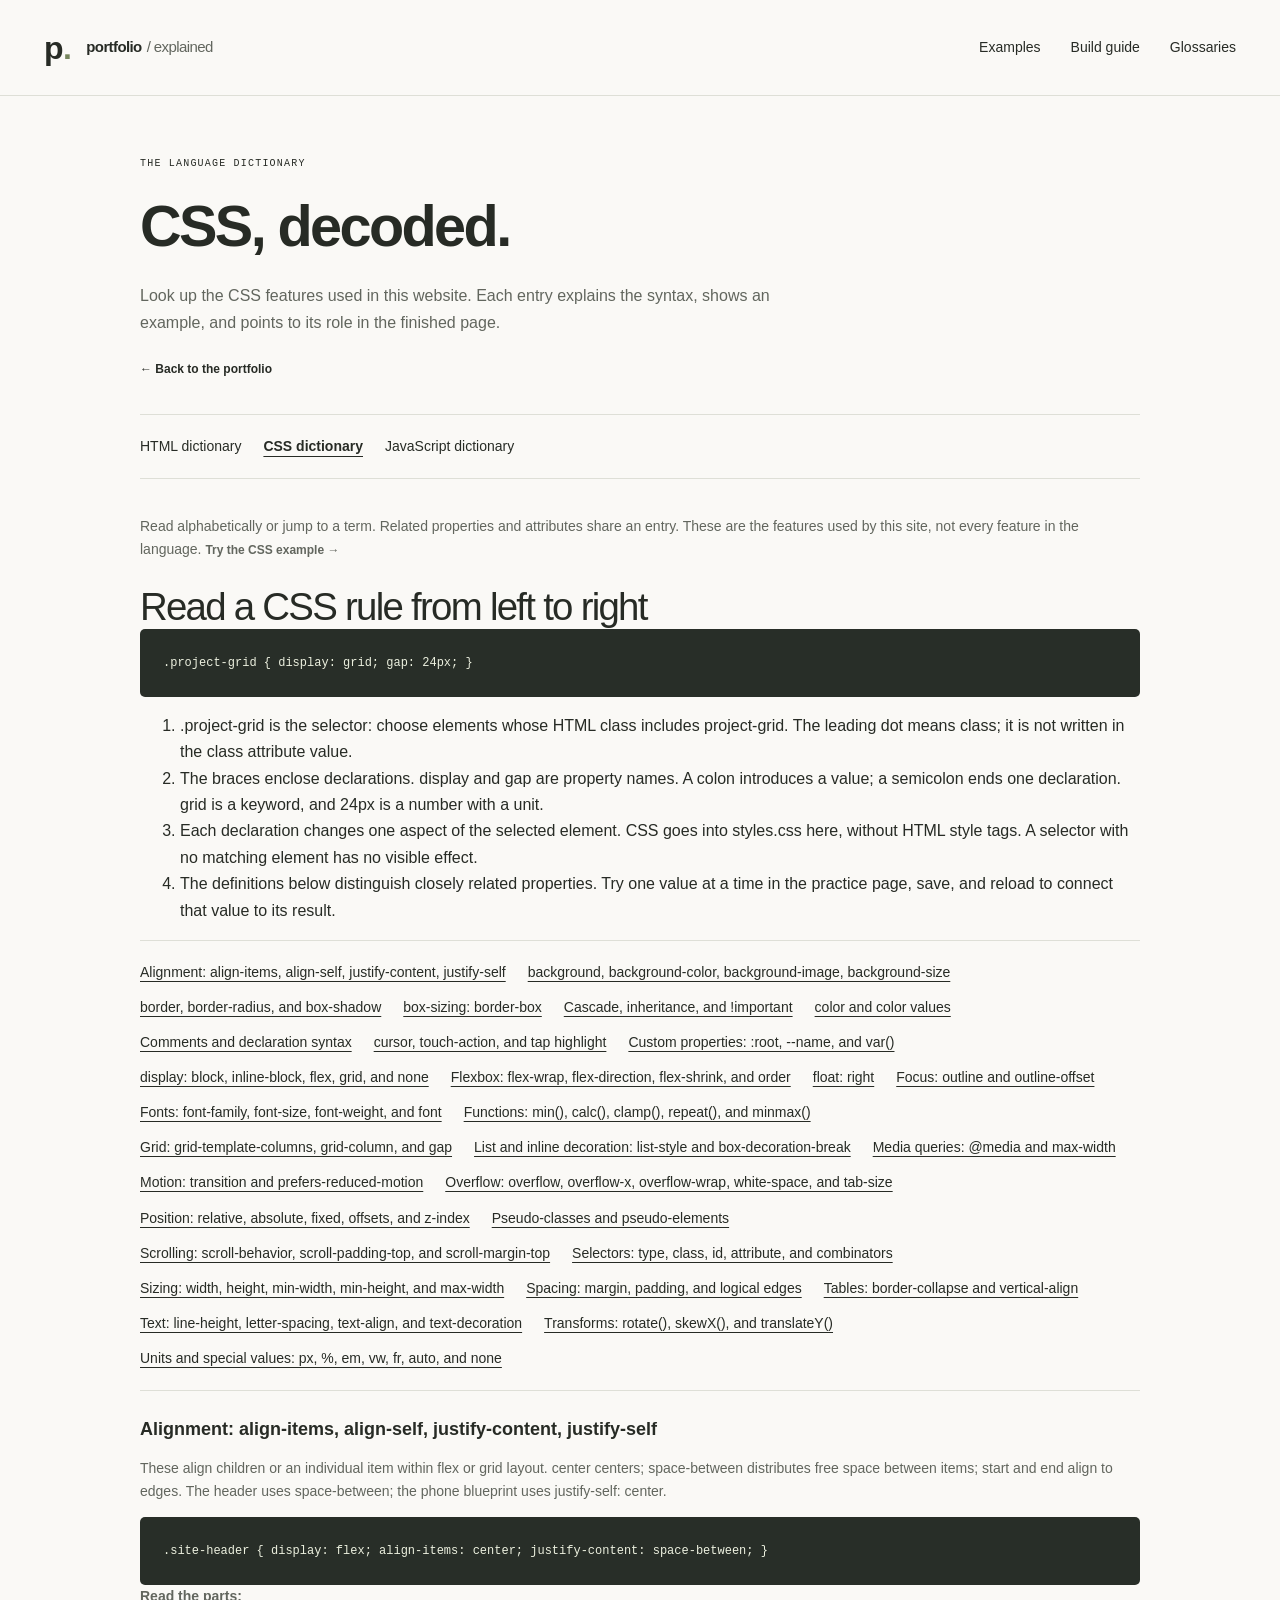
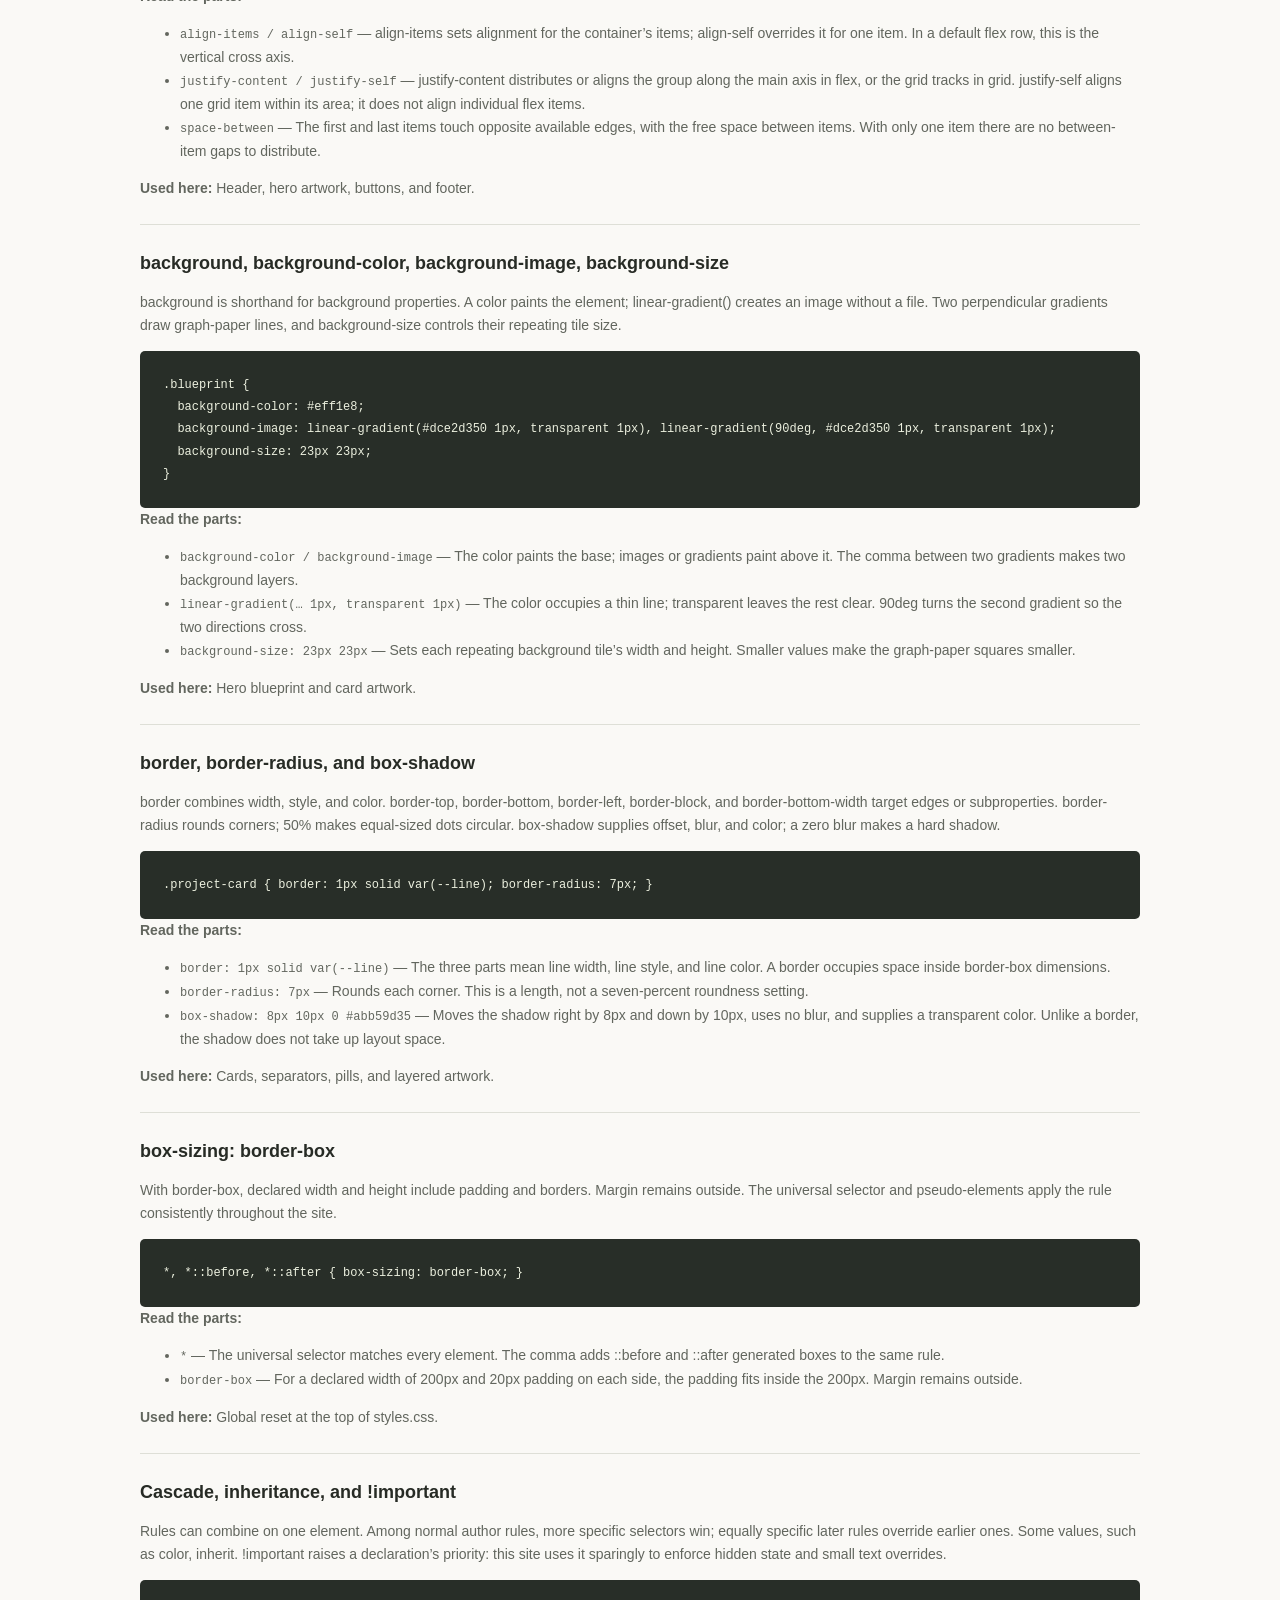
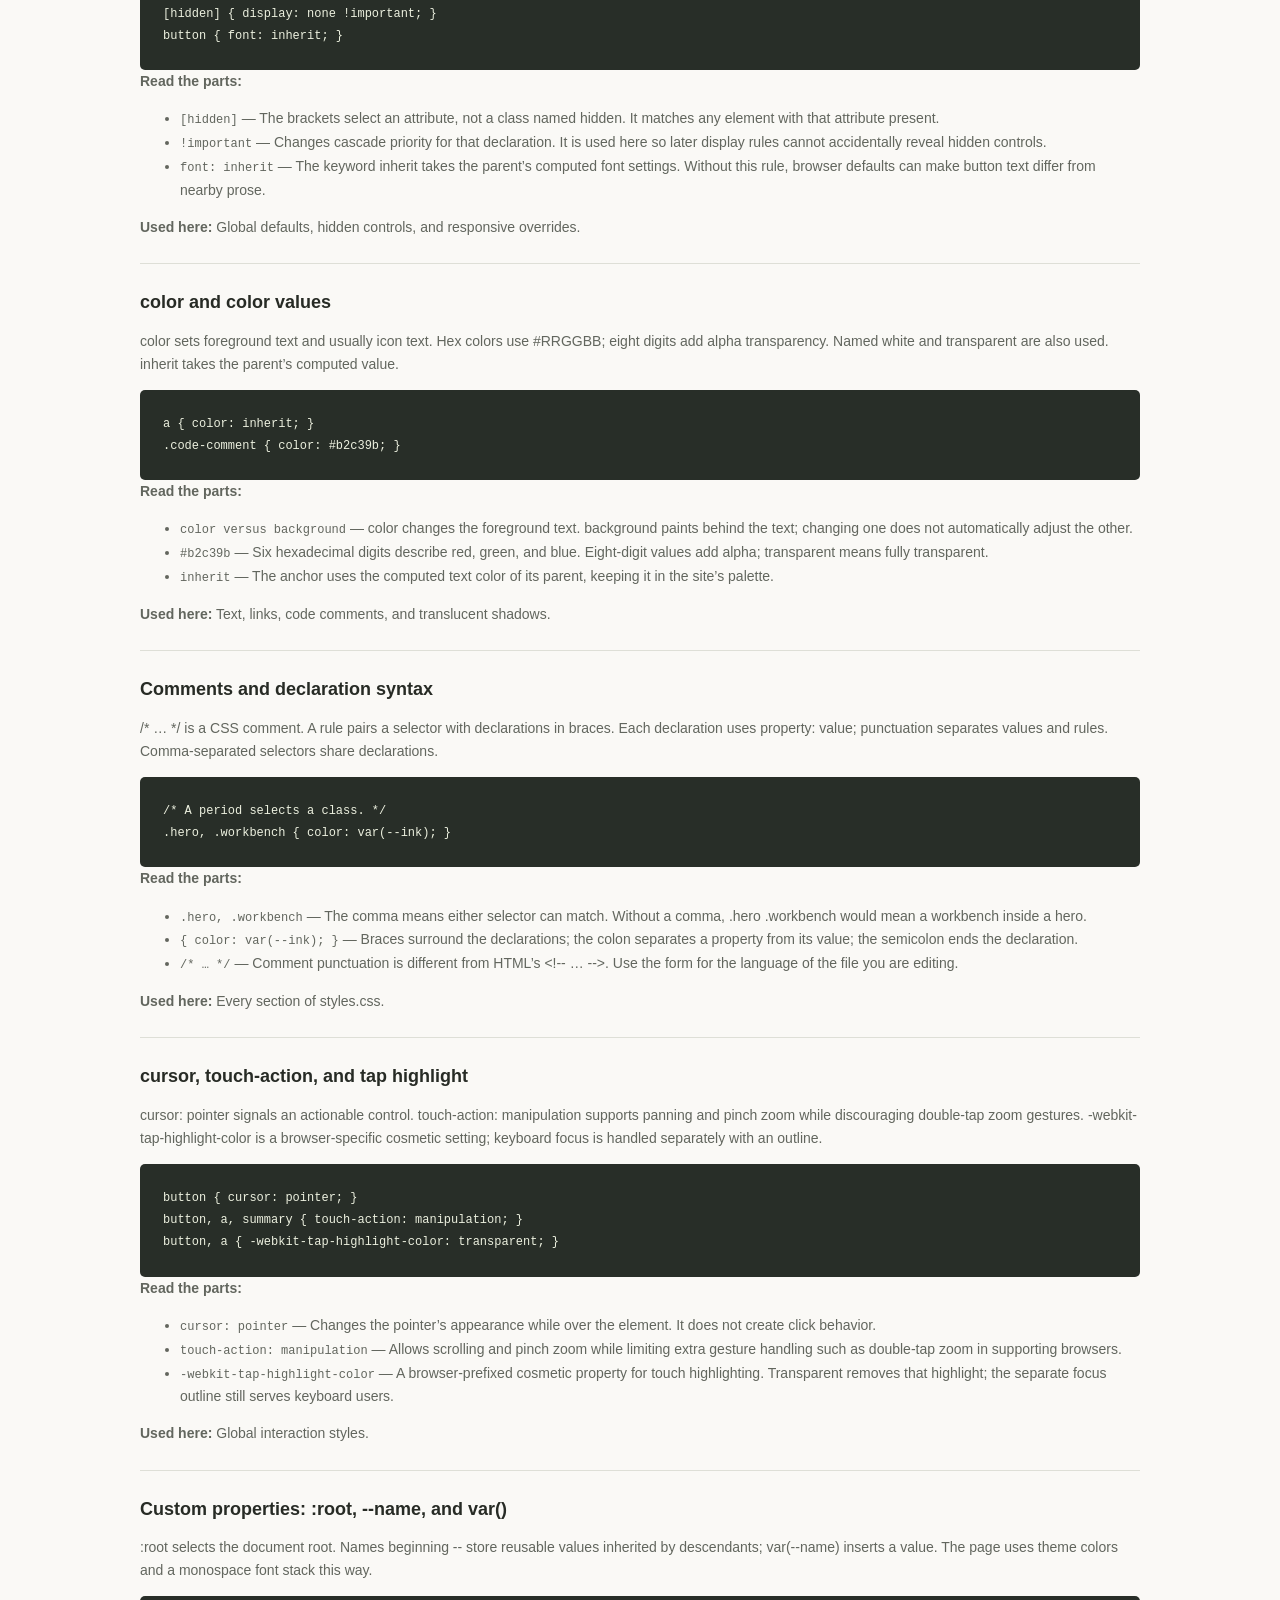
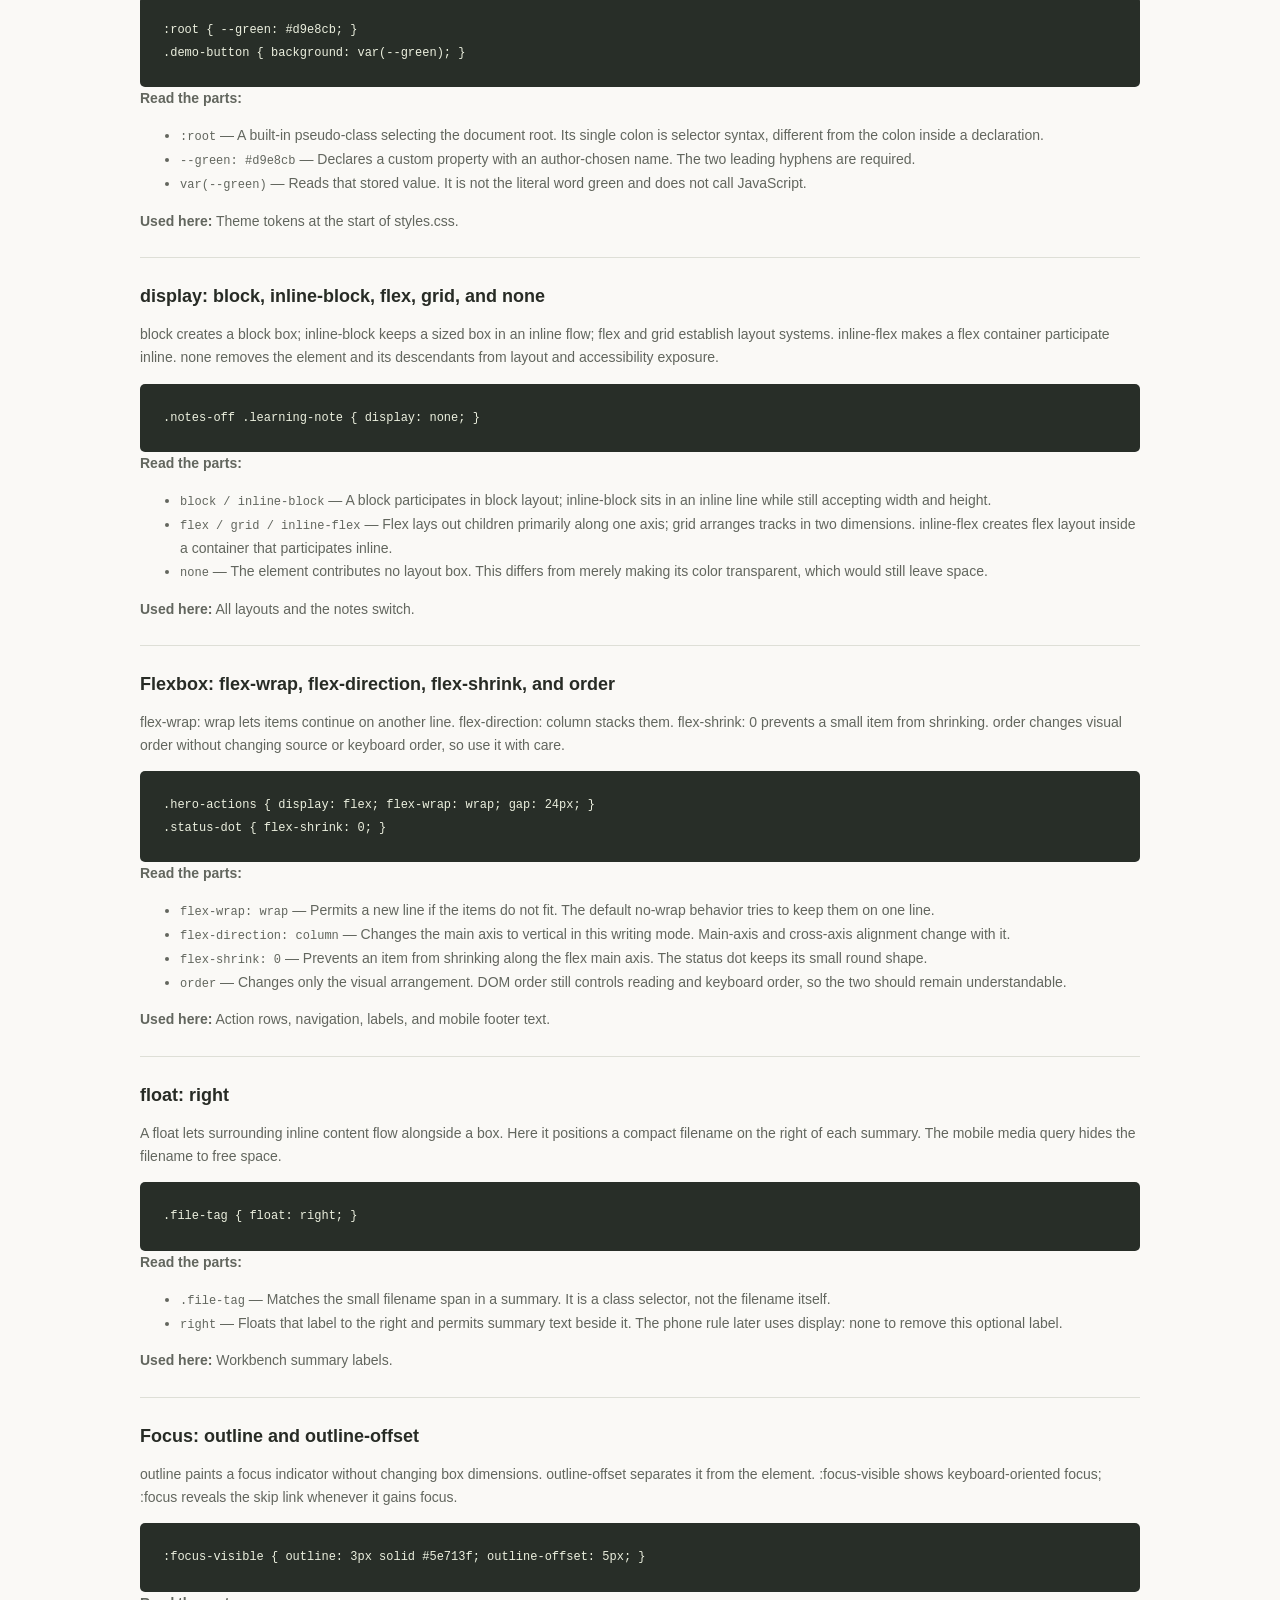
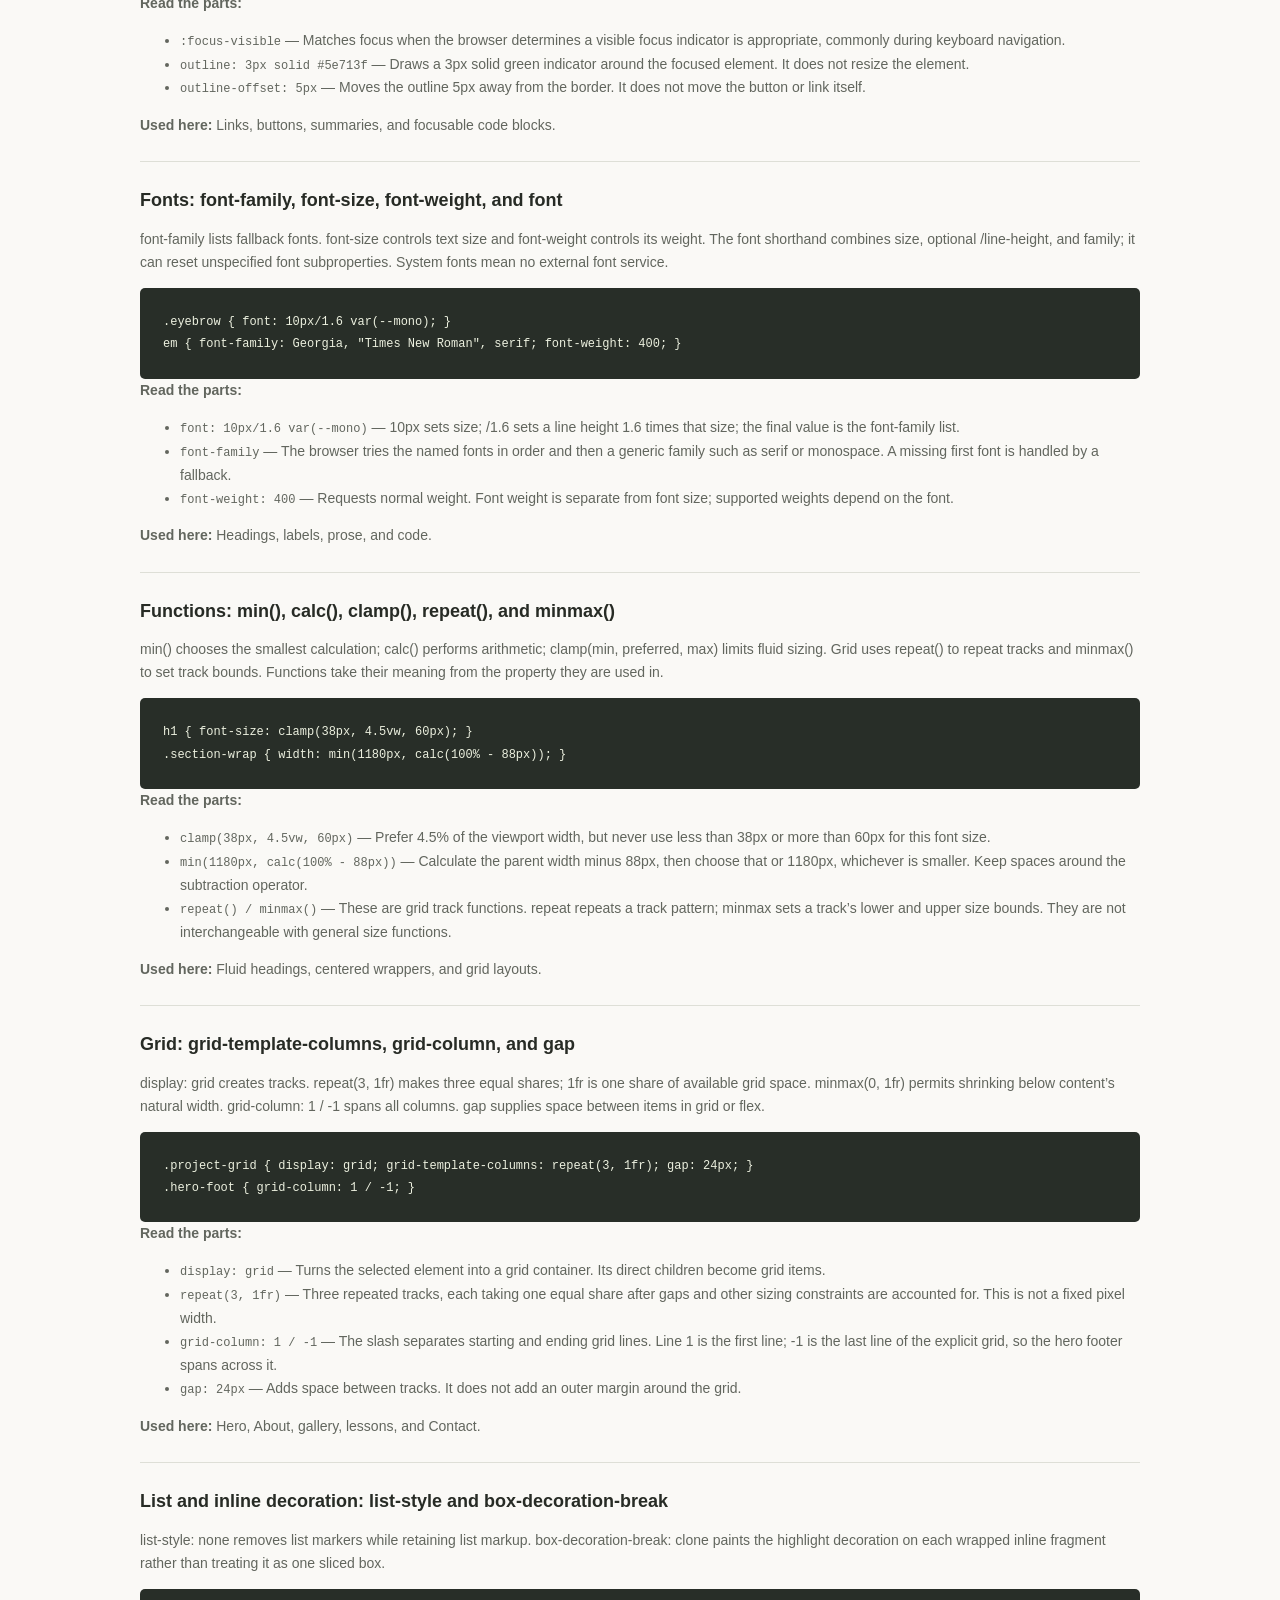
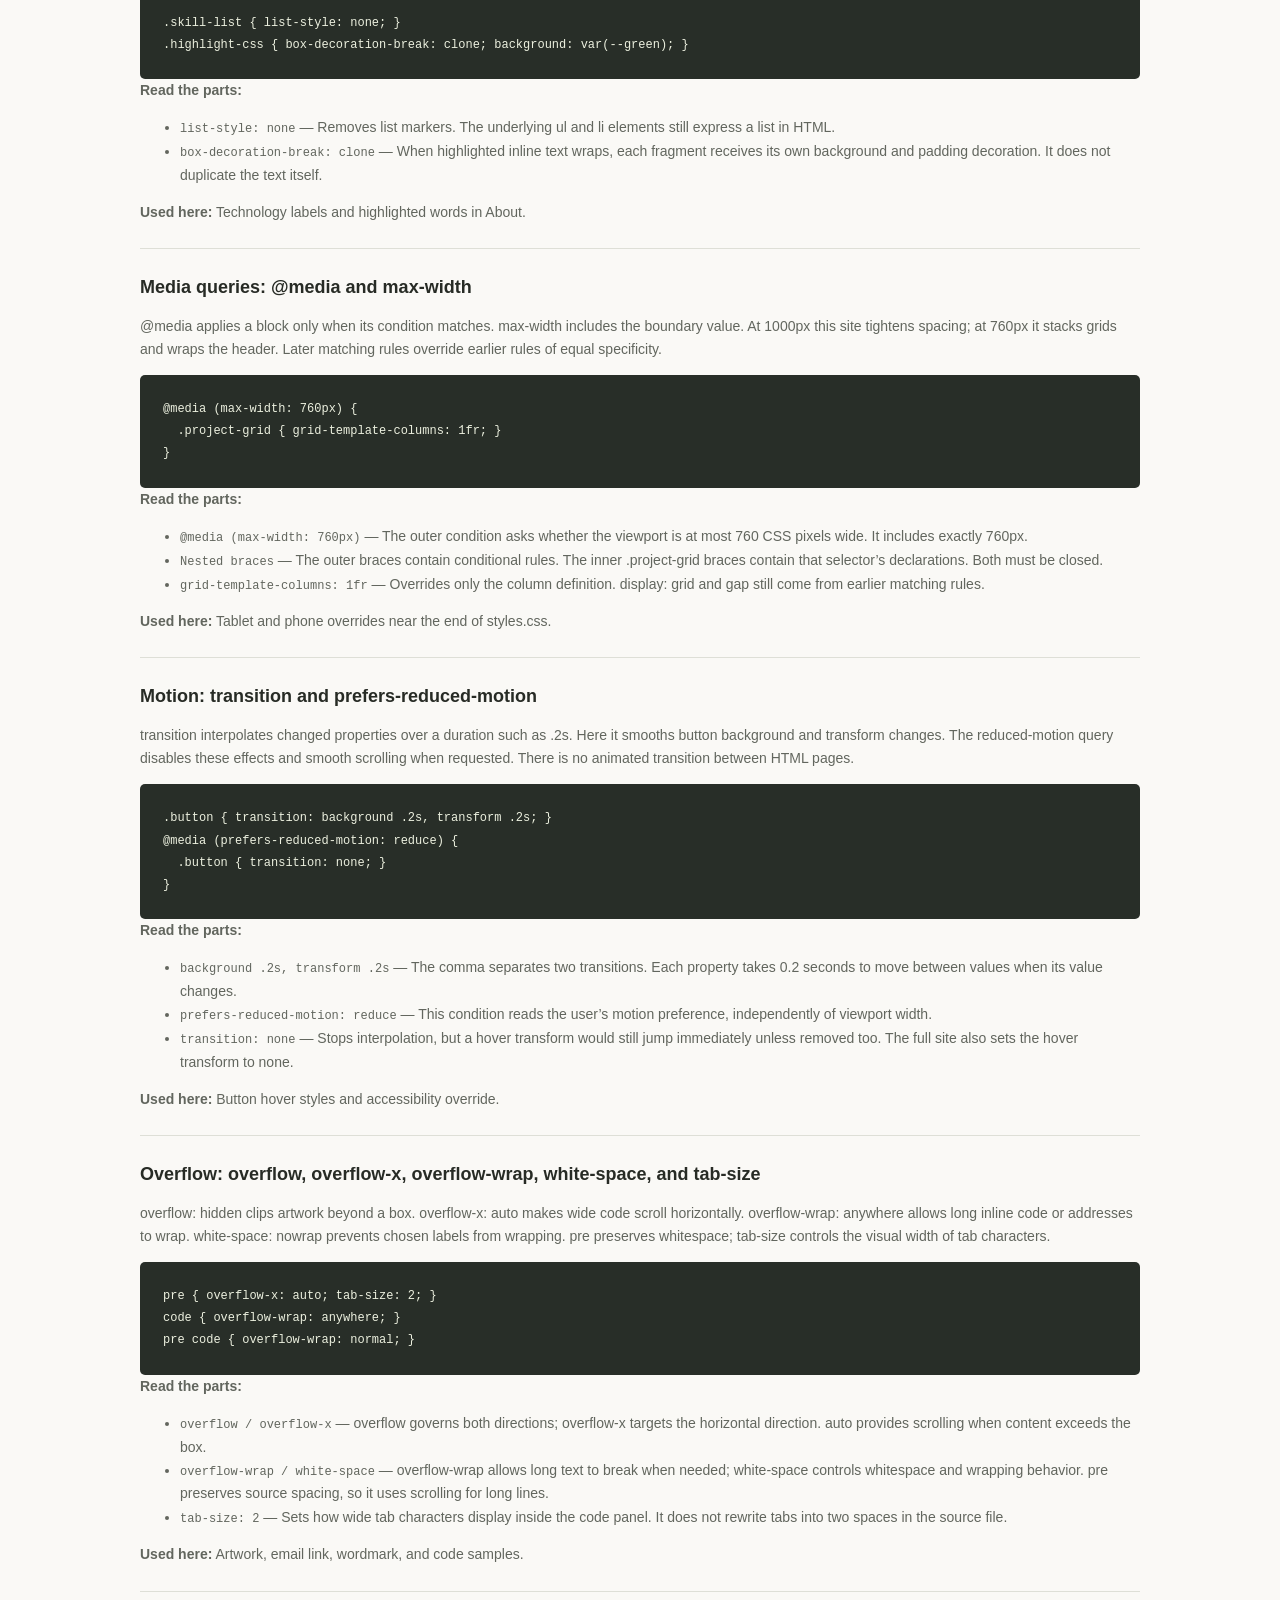
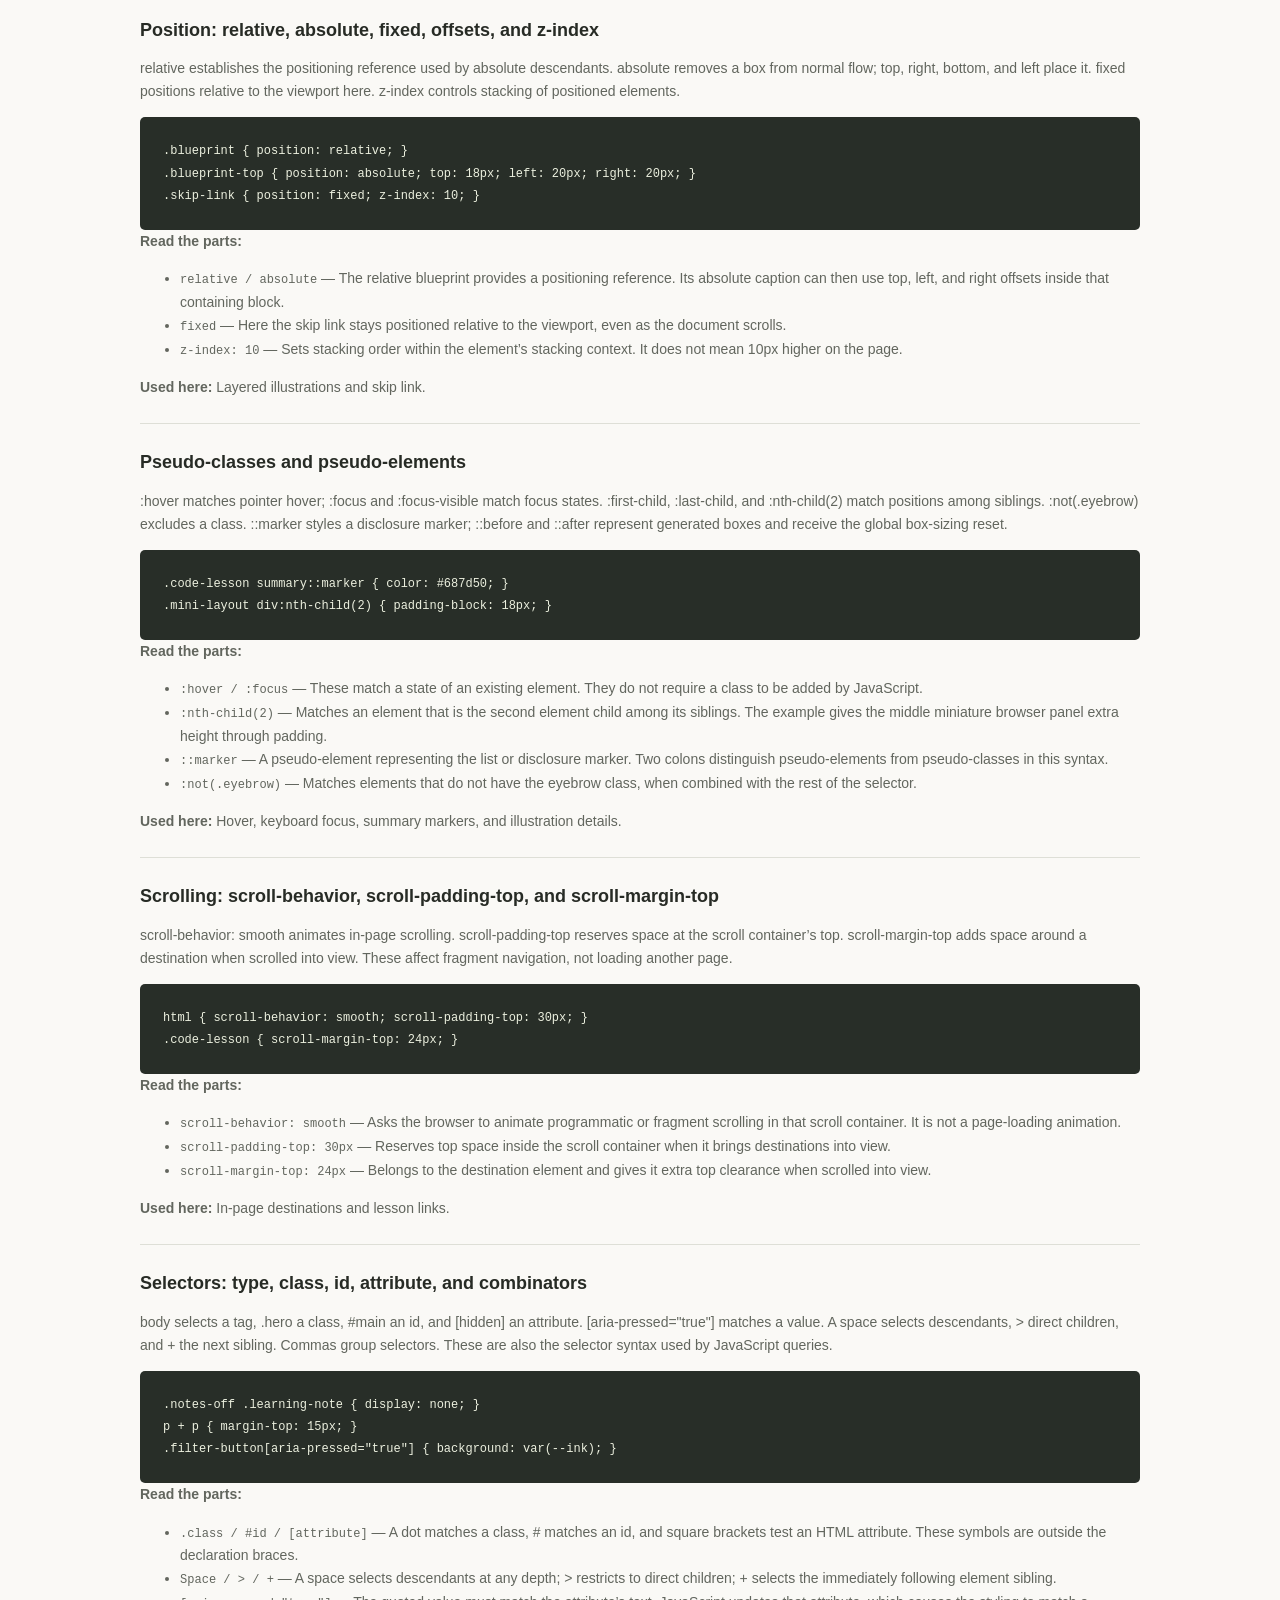
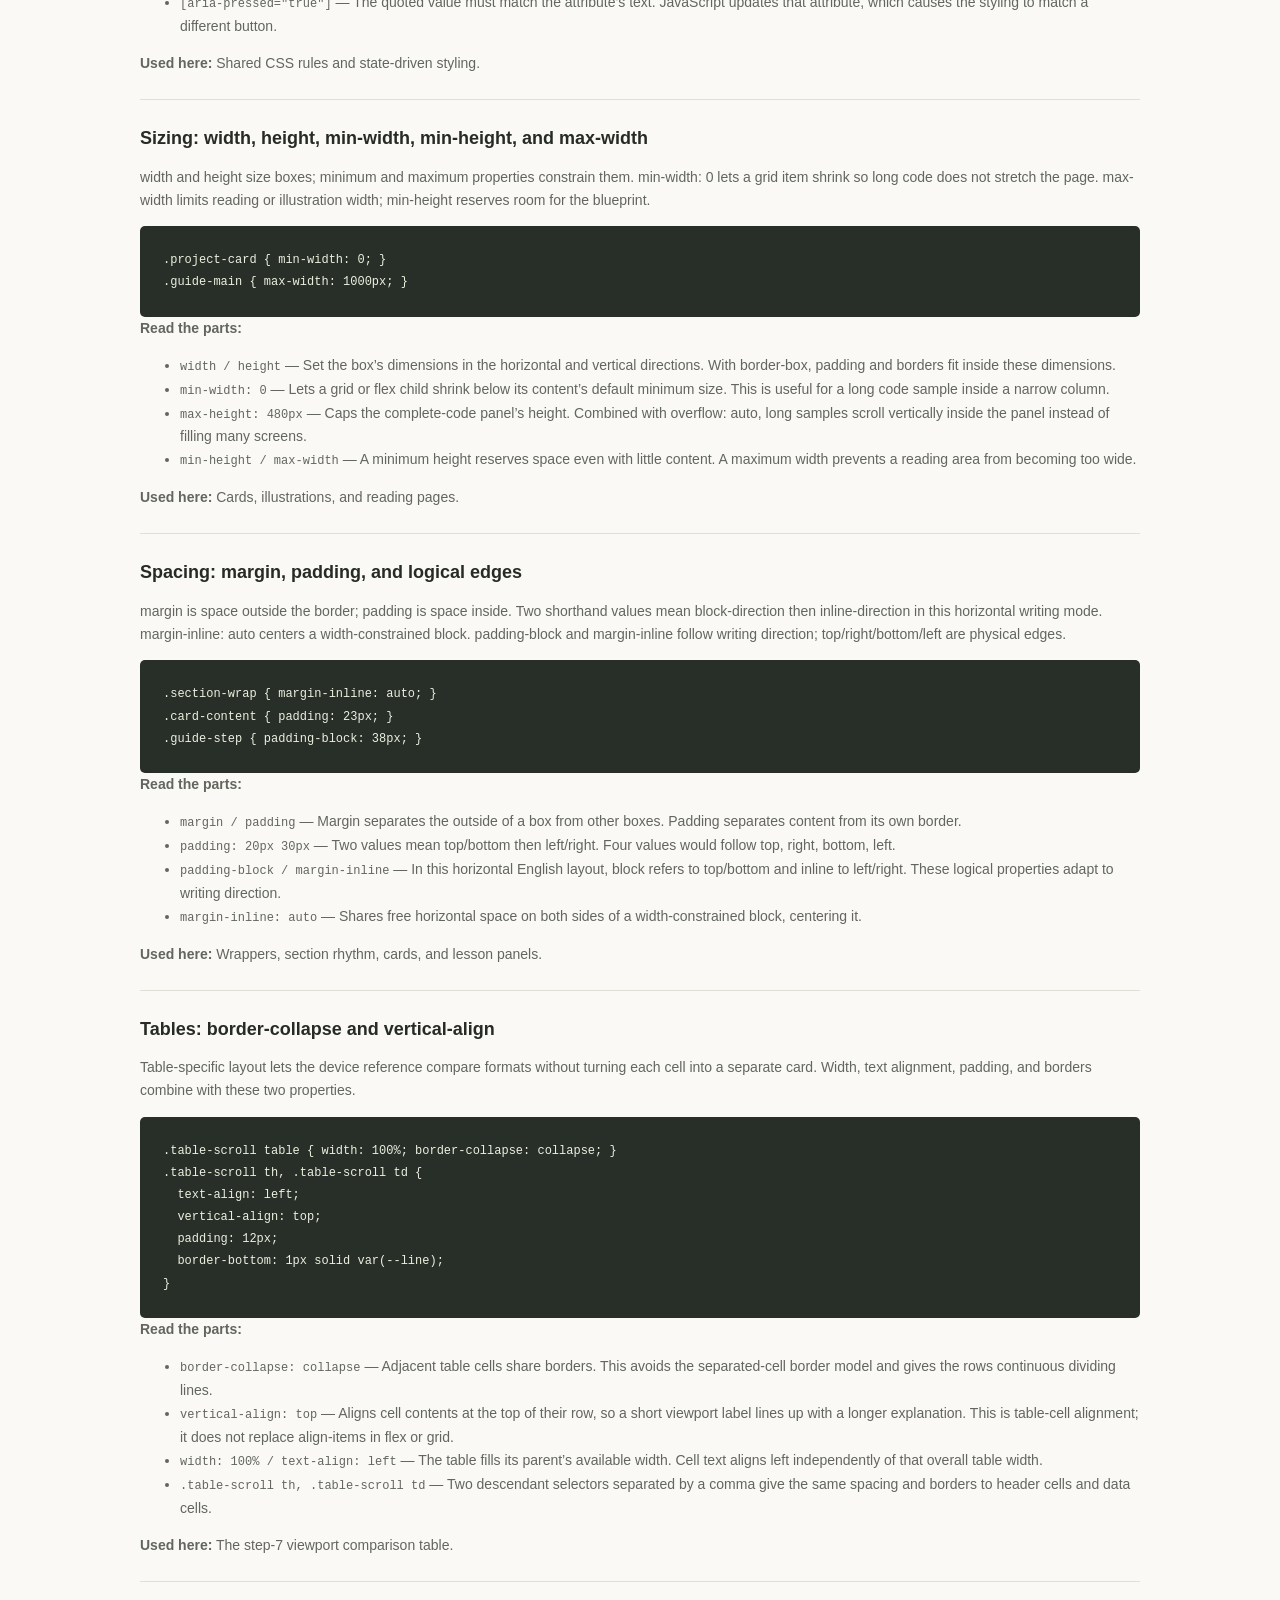
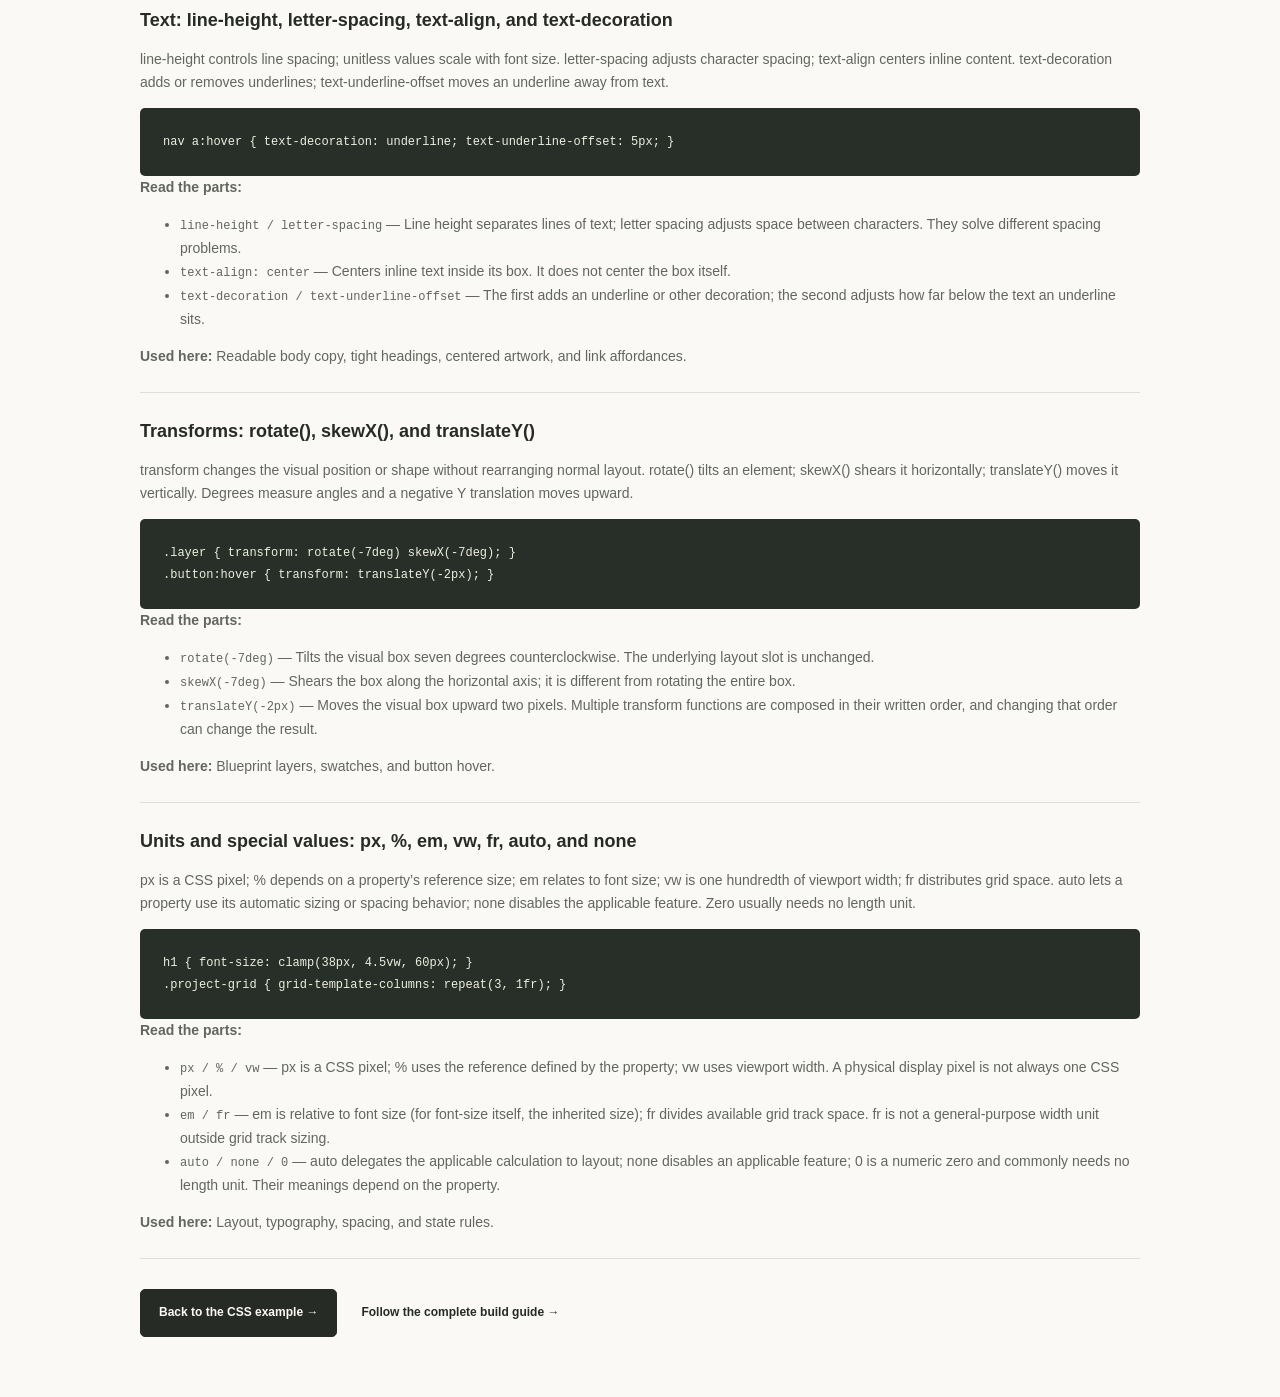
<file: css-glossary.html>
<!DOCTYPE html>
<!-- Every lesson is a complete document; relative links work locally and on a static host. -->
<html lang="en">
<head>
  <meta charset="UTF-8">
  <meta name="viewport" content="width=device-width, initial-scale=1.0">
  <meta name="description" content="Look up the CSS features used in this website. Each entry explains the syntax, shows an example, and points to its role in the finished page.">
  <title>CSS, decoded. — Portfolio, explained</title>
  <!-- Reuse the original theme. Reading and navigation need no JavaScript. -->
  <link rel="stylesheet" href="styles.css">
</head>
<body>
  <a class="skip-link" href="#main">Skip to content</a>
  <header class="site-header">
    <a class="wordmark" href="index.html"><span class="logo-mark" aria-hidden="true">p<span>.</span></span> portfolio<span class="wordmark-light"> / explained</span></a>
    <nav aria-label="Learning navigation"><a href="index.html#workbench">Examples</a><a href="tutorial.html">Build guide</a><a href="#reference-nav">Glossaries</a></nav>
  </header>
  <main id="main" class="section-wrap guide-main">
    <div class="guide-heading"><p class="eyebrow">THE LANGUAGE DICTIONARY</p><h1>CSS, decoded.</h1><p class="hero-description">Look up the CSS features used in this website. Each entry explains the syntax, shows an example, and points to its role in the finished page.</p><a class="text-link" href="index.html">← Back to the portfolio</a></div>
    <!-- A named navigation landmark groups related reference documents. -->
    <nav class="reference-nav" id="reference-nav" aria-label="Language references">
      <a href="html-glossary.html">HTML dictionary</a>
      <a href="css-glossary.html" aria-current="page">CSS dictionary</a>
      <a href="javascript-glossary.html">JavaScript dictionary</a>
    </nav>
    <p class="reference-intro">Read alphabetically or jump to a term. Related properties and attributes share an entry. These are the features used by this site, not every feature in the language. <a class="text-link" href="index.html#lesson-css">Try the CSS example →</a></p>
    <aside class="edit-instructions" aria-labelledby="reading-syntax"><h2 id="reading-syntax">Read a CSS rule from left to right</h2><pre tabindex="0" aria-label="Syntax example"><code>.project-grid { display: grid; gap: 24px; }</code></pre><ol class="syntax-parts"><li>.project-grid is the selector: choose elements whose HTML class includes project-grid. The leading dot means class; it is not written in the class attribute value.</li><li>The braces enclose declarations. display and gap are property names. A colon introduces a value; a semicolon ends one declaration. grid is a keyword, and 24px is a number with a unit.</li><li>Each declaration changes one aspect of the selected element. CSS goes into styles.css here, without HTML style tags. A selector with no matching element has no visible effect.</li><li>The definitions below distinguish closely related properties. Try one value at a time in the practice page, save, and reload to connect that value to its result.</li></ol></aside>
    <nav class="topic-index" aria-label="CSS terms"><a href="#alignment">Alignment: align-items, align-self, justify-content, justify-self</a><a href="#background">background, background-color, background-image, background-size</a><a href="#borders">border, border-radius, and box-shadow</a><a href="#box">box-sizing: border-box</a><a href="#cascade">Cascade, inheritance, and !important</a><a href="#color">color and color values</a><a href="#comments">Comments and declaration syntax</a><a href="#interaction">cursor, touch-action, and tap highlight</a><a href="#custom-properties">Custom properties: :root, --name, and var()</a><a href="#display">display: block, inline-block, flex, grid, and none</a><a href="#flex">Flexbox: flex-wrap, flex-direction, flex-shrink, and order</a><a href="#float">float: right</a><a href="#focus">Focus: outline and outline-offset</a><a href="#fonts">Fonts: font-family, font-size, font-weight, and font</a><a href="#functions">Functions: min(), calc(), clamp(), repeat(), and minmax()</a><a href="#grid">Grid: grid-template-columns, grid-column, and gap</a><a href="#wrapping-decoration">List and inline decoration: list-style and box-decoration-break</a><a href="#media">Media queries: @media and max-width</a><a href="#motion">Motion: transition and prefers-reduced-motion</a><a href="#overflow">Overflow: overflow, overflow-x, overflow-wrap, white-space, and tab-size</a><a href="#position">Position: relative, absolute, fixed, offsets, and z-index</a><a href="#pseudo">Pseudo-classes and pseudo-elements</a><a href="#scroll">Scrolling: scroll-behavior, scroll-padding-top, and scroll-margin-top</a><a href="#selectors">Selectors: type, class, id, attribute, and combinators</a><a href="#sizing">Sizing: width, height, min-width, min-height, and max-width</a><a href="#spacing">Spacing: margin, padding, and logical edges</a><a href="#tables">Tables: border-collapse and vertical-align</a><a href="#text">Text: line-height, letter-spacing, text-align, and text-decoration</a><a href="#transform">Transforms: rotate(), skewX(), and translateY()</a><a href="#units">Units and special values: px, %, em, vw, fr, auto, and none</a></nav>
    <!-- dl is a native description list: dt names the feature and dd defines it. -->
    <dl class="glossary"><div class="glossary-entry" id="alignment"><dt>Alignment: align-items, align-self, justify-content, justify-self</dt><dd><p>These align children or an individual item within flex or grid layout. center centers; space-between distributes free space between items; start and end align to edges. The header uses space-between; the phone blueprint uses justify-self: center.</p><pre tabindex="0" aria-label="Code example"><code>.site-header { display: flex; align-items: center; justify-content: space-between; }</code></pre>
<!-- Break down this example without requiring the reader to know its punctuation. -->
<p><strong>Read the parts:</strong></p><ul class="syntax-parts"><li><code>align-items / align-self</code> — align-items sets alignment for the container’s items; align-self overrides it for one item. In a default flex row, this is the vertical cross axis.</li><li><code>justify-content / justify-self</code> — justify-content distributes or aligns the group along the main axis in flex, or the grid tracks in grid. justify-self aligns one grid item within its area; it does not align individual flex items.</li><li><code>space-between</code> — The first and last items touch opposite available edges, with the free space between items. With only one item there are no between-item gaps to distribute.</li></ul><p><strong>Used here:</strong> Header, hero artwork, buttons, and footer.</p></dd></div>
<div class="glossary-entry" id="background"><dt>background, background-color, background-image, background-size</dt><dd><p>background is shorthand for background properties. A color paints the element; linear-gradient() creates an image without a file. Two perpendicular gradients draw graph-paper lines, and background-size controls their repeating tile size.</p><pre tabindex="0" aria-label="Code example"><code>.blueprint {
  background-color: #eff1e8;
  background-image: linear-gradient(#dce2d350 1px, transparent 1px), linear-gradient(90deg, #dce2d350 1px, transparent 1px);
  background-size: 23px 23px;
}</code></pre>
<!-- Break down this example without requiring the reader to know its punctuation. -->
<p><strong>Read the parts:</strong></p><ul class="syntax-parts"><li><code>background-color / background-image</code> — The color paints the base; images or gradients paint above it. The comma between two gradients makes two background layers.</li><li><code>linear-gradient(… 1px, transparent 1px)</code> — The color occupies a thin line; transparent leaves the rest clear. 90deg turns the second gradient so the two directions cross.</li><li><code>background-size: 23px 23px</code> — Sets each repeating background tile’s width and height. Smaller values make the graph-paper squares smaller.</li></ul><p><strong>Used here:</strong> Hero blueprint and card artwork.</p></dd></div>
<div class="glossary-entry" id="borders"><dt>border, border-radius, and box-shadow</dt><dd><p>border combines width, style, and color. border-top, border-bottom, border-left, border-block, and border-bottom-width target edges or subproperties. border-radius rounds corners; 50% makes equal-sized dots circular. box-shadow supplies offset, blur, and color; a zero blur makes a hard shadow.</p><pre tabindex="0" aria-label="Code example"><code>.project-card { border: 1px solid var(--line); border-radius: 7px; }</code></pre>
<!-- Break down this example without requiring the reader to know its punctuation. -->
<p><strong>Read the parts:</strong></p><ul class="syntax-parts"><li><code>border: 1px solid var(--line)</code> — The three parts mean line width, line style, and line color. A border occupies space inside border-box dimensions.</li><li><code>border-radius: 7px</code> — Rounds each corner. This is a length, not a seven-percent roundness setting.</li><li><code>box-shadow: 8px 10px 0 #abb59d35</code> — Moves the shadow right by 8px and down by 10px, uses no blur, and supplies a transparent color. Unlike a border, the shadow does not take up layout space.</li></ul><p><strong>Used here:</strong> Cards, separators, pills, and layered artwork.</p></dd></div>
<div class="glossary-entry" id="box"><dt>box-sizing: border-box</dt><dd><p>With border-box, declared width and height include padding and borders. Margin remains outside. The universal selector and pseudo-elements apply the rule consistently throughout the site.</p><pre tabindex="0" aria-label="Code example"><code>*, *::before, *::after { box-sizing: border-box; }</code></pre>
<!-- Break down this example without requiring the reader to know its punctuation. -->
<p><strong>Read the parts:</strong></p><ul class="syntax-parts"><li><code>*</code> — The universal selector matches every element. The comma adds ::before and ::after generated boxes to the same rule.</li><li><code>border-box</code> — For a declared width of 200px and 20px padding on each side, the padding fits inside the 200px. Margin remains outside.</li></ul><p><strong>Used here:</strong> Global reset at the top of styles.css.</p></dd></div>
<div class="glossary-entry" id="cascade"><dt>Cascade, inheritance, and !important</dt><dd><p>Rules can combine on one element. Among normal author rules, more specific selectors win; equally specific later rules override earlier ones. Some values, such as color, inherit. !important raises a declaration’s priority: this site uses it sparingly to enforce hidden state and small text overrides.</p><pre tabindex="0" aria-label="Code example"><code>[hidden] { display: none !important; }
button { font: inherit; }</code></pre>
<!-- Break down this example without requiring the reader to know its punctuation. -->
<p><strong>Read the parts:</strong></p><ul class="syntax-parts"><li><code>[hidden]</code> — The brackets select an attribute, not a class named hidden. It matches any element with that attribute present.</li><li><code>!important</code> — Changes cascade priority for that declaration. It is used here so later display rules cannot accidentally reveal hidden controls.</li><li><code>font: inherit</code> — The keyword inherit takes the parent’s computed font settings. Without this rule, browser defaults can make button text differ from nearby prose.</li></ul><p><strong>Used here:</strong> Global defaults, hidden controls, and responsive overrides.</p></dd></div>
<div class="glossary-entry" id="color"><dt>color and color values</dt><dd><p>color sets foreground text and usually icon text. Hex colors use #RRGGBB; eight digits add alpha transparency. Named white and transparent are also used. inherit takes the parent’s computed value.</p><pre tabindex="0" aria-label="Code example"><code>a { color: inherit; }
.code-comment { color: #b2c39b; }</code></pre>
<!-- Break down this example without requiring the reader to know its punctuation. -->
<p><strong>Read the parts:</strong></p><ul class="syntax-parts"><li><code>color versus background</code> — color changes the foreground text. background paints behind the text; changing one does not automatically adjust the other.</li><li><code>#b2c39b</code> — Six hexadecimal digits describe red, green, and blue. Eight-digit values add alpha; transparent means fully transparent.</li><li><code>inherit</code> — The anchor uses the computed text color of its parent, keeping it in the site’s palette.</li></ul><p><strong>Used here:</strong> Text, links, code comments, and translucent shadows.</p></dd></div>
<div class="glossary-entry" id="comments"><dt>Comments and declaration syntax</dt><dd><p>/* … */ is a CSS comment. A rule pairs a selector with declarations in braces. Each declaration uses property: value; punctuation separates values and rules. Comma-separated selectors share declarations.</p><pre tabindex="0" aria-label="Code example"><code>/* A period selects a class. */
.hero, .workbench { color: var(--ink); }</code></pre>
<!-- Break down this example without requiring the reader to know its punctuation. -->
<p><strong>Read the parts:</strong></p><ul class="syntax-parts"><li><code>.hero, .workbench</code> — The comma means either selector can match. Without a comma, .hero .workbench would mean a workbench inside a hero.</li><li><code>{ color: var(--ink); }</code> — Braces surround the declarations; the colon separates a property from its value; the semicolon ends the declaration.</li><li><code>/* … */</code> — Comment punctuation is different from HTML’s &lt;!-- … --&gt;. Use the form for the language of the file you are editing.</li></ul><p><strong>Used here:</strong> Every section of styles.css.</p></dd></div>
<div class="glossary-entry" id="interaction"><dt>cursor, touch-action, and tap highlight</dt><dd><p>cursor: pointer signals an actionable control. touch-action: manipulation supports panning and pinch zoom while discouraging double-tap zoom gestures. -webkit-tap-highlight-color is a browser-specific cosmetic setting; keyboard focus is handled separately with an outline.</p><pre tabindex="0" aria-label="Code example"><code>button { cursor: pointer; }
button, a, summary { touch-action: manipulation; }
button, a { -webkit-tap-highlight-color: transparent; }</code></pre>
<!-- Break down this example without requiring the reader to know its punctuation. -->
<p><strong>Read the parts:</strong></p><ul class="syntax-parts"><li><code>cursor: pointer</code> — Changes the pointer’s appearance while over the element. It does not create click behavior.</li><li><code>touch-action: manipulation</code> — Allows scrolling and pinch zoom while limiting extra gesture handling such as double-tap zoom in supporting browsers.</li><li><code>-webkit-tap-highlight-color</code> — A browser-prefixed cosmetic property for touch highlighting. Transparent removes that highlight; the separate focus outline still serves keyboard users.</li></ul><p><strong>Used here:</strong> Global interaction styles.</p></dd></div>
<div class="glossary-entry" id="custom-properties"><dt>Custom properties: :root, --name, and var()</dt><dd><p>:root selects the document root. Names beginning -- store reusable values inherited by descendants; var(--name) inserts a value. The page uses theme colors and a monospace font stack this way.</p><pre tabindex="0" aria-label="Code example"><code>:root { --green: #d9e8cb; }
.demo-button { background: var(--green); }</code></pre>
<!-- Break down this example without requiring the reader to know its punctuation. -->
<p><strong>Read the parts:</strong></p><ul class="syntax-parts"><li><code>:root</code> — A built-in pseudo-class selecting the document root. Its single colon is selector syntax, different from the colon inside a declaration.</li><li><code>--green: #d9e8cb</code> — Declares a custom property with an author-chosen name. The two leading hyphens are required.</li><li><code>var(--green)</code> — Reads that stored value. It is not the literal word green and does not call JavaScript.</li></ul><p><strong>Used here:</strong> Theme tokens at the start of styles.css.</p></dd></div>
<div class="glossary-entry" id="display"><dt>display: block, inline-block, flex, grid, and none</dt><dd><p>block creates a block box; inline-block keeps a sized box in an inline flow; flex and grid establish layout systems. inline-flex makes a flex container participate inline. none removes the element and its descendants from layout and accessibility exposure.</p><pre tabindex="0" aria-label="Code example"><code>.notes-off .learning-note { display: none; }</code></pre>
<!-- Break down this example without requiring the reader to know its punctuation. -->
<p><strong>Read the parts:</strong></p><ul class="syntax-parts"><li><code>block / inline-block</code> — A block participates in block layout; inline-block sits in an inline line while still accepting width and height.</li><li><code>flex / grid / inline-flex</code> — Flex lays out children primarily along one axis; grid arranges tracks in two dimensions. inline-flex creates flex layout inside a container that participates inline.</li><li><code>none</code> — The element contributes no layout box. This differs from merely making its color transparent, which would still leave space.</li></ul><p><strong>Used here:</strong> All layouts and the notes switch.</p></dd></div>
<div class="glossary-entry" id="flex"><dt>Flexbox: flex-wrap, flex-direction, flex-shrink, and order</dt><dd><p>flex-wrap: wrap lets items continue on another line. flex-direction: column stacks them. flex-shrink: 0 prevents a small item from shrinking. order changes visual order without changing source or keyboard order, so use it with care.</p><pre tabindex="0" aria-label="Code example"><code>.hero-actions { display: flex; flex-wrap: wrap; gap: 24px; }
.status-dot { flex-shrink: 0; }</code></pre>
<!-- Break down this example without requiring the reader to know its punctuation. -->
<p><strong>Read the parts:</strong></p><ul class="syntax-parts"><li><code>flex-wrap: wrap</code> — Permits a new line if the items do not fit. The default no-wrap behavior tries to keep them on one line.</li><li><code>flex-direction: column</code> — Changes the main axis to vertical in this writing mode. Main-axis and cross-axis alignment change with it.</li><li><code>flex-shrink: 0</code> — Prevents an item from shrinking along the flex main axis. The status dot keeps its small round shape.</li><li><code>order</code> — Changes only the visual arrangement. DOM order still controls reading and keyboard order, so the two should remain understandable.</li></ul><p><strong>Used here:</strong> Action rows, navigation, labels, and mobile footer text.</p></dd></div>
<div class="glossary-entry" id="float"><dt>float: right</dt><dd><p>A float lets surrounding inline content flow alongside a box. Here it positions a compact filename on the right of each summary. The mobile media query hides the filename to free space.</p><pre tabindex="0" aria-label="Code example"><code>.file-tag { float: right; }</code></pre>
<!-- Break down this example without requiring the reader to know its punctuation. -->
<p><strong>Read the parts:</strong></p><ul class="syntax-parts"><li><code>.file-tag</code> — Matches the small filename span in a summary. It is a class selector, not the filename itself.</li><li><code>right</code> — Floats that label to the right and permits summary text beside it. The phone rule later uses display: none to remove this optional label.</li></ul><p><strong>Used here:</strong> Workbench summary labels.</p></dd></div>
<div class="glossary-entry" id="focus"><dt>Focus: outline and outline-offset</dt><dd><p>outline paints a focus indicator without changing box dimensions. outline-offset separates it from the element. :focus-visible shows keyboard-oriented focus; :focus reveals the skip link whenever it gains focus.</p><pre tabindex="0" aria-label="Code example"><code>:focus-visible { outline: 3px solid #5e713f; outline-offset: 5px; }</code></pre>
<!-- Break down this example without requiring the reader to know its punctuation. -->
<p><strong>Read the parts:</strong></p><ul class="syntax-parts"><li><code>:focus-visible</code> — Matches focus when the browser determines a visible focus indicator is appropriate, commonly during keyboard navigation.</li><li><code>outline: 3px solid #5e713f</code> — Draws a 3px solid green indicator around the focused element. It does not resize the element.</li><li><code>outline-offset: 5px</code> — Moves the outline 5px away from the border. It does not move the button or link itself.</li></ul><p><strong>Used here:</strong> Links, buttons, summaries, and focusable code blocks.</p></dd></div>
<div class="glossary-entry" id="fonts"><dt>Fonts: font-family, font-size, font-weight, and font</dt><dd><p>font-family lists fallback fonts. font-size controls text size and font-weight controls its weight. The font shorthand combines size, optional /line-height, and family; it can reset unspecified font subproperties. System fonts mean no external font service.</p><pre tabindex="0" aria-label="Code example"><code>.eyebrow { font: 10px/1.6 var(--mono); }
em { font-family: Georgia, &quot;Times New Roman&quot;, serif; font-weight: 400; }</code></pre>
<!-- Break down this example without requiring the reader to know its punctuation. -->
<p><strong>Read the parts:</strong></p><ul class="syntax-parts"><li><code>font: 10px/1.6 var(--mono)</code> — 10px sets size; /1.6 sets a line height 1.6 times that size; the final value is the font-family list.</li><li><code>font-family</code> — The browser tries the named fonts in order and then a generic family such as serif or monospace. A missing first font is handled by a fallback.</li><li><code>font-weight: 400</code> — Requests normal weight. Font weight is separate from font size; supported weights depend on the font.</li></ul><p><strong>Used here:</strong> Headings, labels, prose, and code.</p></dd></div>
<div class="glossary-entry" id="functions"><dt>Functions: min(), calc(), clamp(), repeat(), and minmax()</dt><dd><p>min() chooses the smallest calculation; calc() performs arithmetic; clamp(min, preferred, max) limits fluid sizing. Grid uses repeat() to repeat tracks and minmax() to set track bounds. Functions take their meaning from the property they are used in.</p><pre tabindex="0" aria-label="Code example"><code>h1 { font-size: clamp(38px, 4.5vw, 60px); }
.section-wrap { width: min(1180px, calc(100% - 88px)); }</code></pre>
<!-- Break down this example without requiring the reader to know its punctuation. -->
<p><strong>Read the parts:</strong></p><ul class="syntax-parts"><li><code>clamp(38px, 4.5vw, 60px)</code> — Prefer 4.5% of the viewport width, but never use less than 38px or more than 60px for this font size.</li><li><code>min(1180px, calc(100% - 88px))</code> — Calculate the parent width minus 88px, then choose that or 1180px, whichever is smaller. Keep spaces around the subtraction operator.</li><li><code>repeat() / minmax()</code> — These are grid track functions. repeat repeats a track pattern; minmax sets a track’s lower and upper size bounds. They are not interchangeable with general size functions.</li></ul><p><strong>Used here:</strong> Fluid headings, centered wrappers, and grid layouts.</p></dd></div>
<div class="glossary-entry" id="grid"><dt>Grid: grid-template-columns, grid-column, and gap</dt><dd><p>display: grid creates tracks. repeat(3, 1fr) makes three equal shares; 1fr is one share of available grid space. minmax(0, 1fr) permits shrinking below content’s natural width. grid-column: 1 / -1 spans all columns. gap supplies space between items in grid or flex.</p><pre tabindex="0" aria-label="Code example"><code>.project-grid { display: grid; grid-template-columns: repeat(3, 1fr); gap: 24px; }
.hero-foot { grid-column: 1 / -1; }</code></pre>
<!-- Break down this example without requiring the reader to know its punctuation. -->
<p><strong>Read the parts:</strong></p><ul class="syntax-parts"><li><code>display: grid</code> — Turns the selected element into a grid container. Its direct children become grid items.</li><li><code>repeat(3, 1fr)</code> — Three repeated tracks, each taking one equal share after gaps and other sizing constraints are accounted for. This is not a fixed pixel width.</li><li><code>grid-column: 1 / -1</code> — The slash separates starting and ending grid lines. Line 1 is the first line; -1 is the last line of the explicit grid, so the hero footer spans across it.</li><li><code>gap: 24px</code> — Adds space between tracks. It does not add an outer margin around the grid.</li></ul><p><strong>Used here:</strong> Hero, About, gallery, lessons, and Contact.</p></dd></div>
<div class="glossary-entry" id="wrapping-decoration"><dt>List and inline decoration: list-style and box-decoration-break</dt><dd><p>list-style: none removes list markers while retaining list markup. box-decoration-break: clone paints the highlight decoration on each wrapped inline fragment rather than treating it as one sliced box.</p><pre tabindex="0" aria-label="Code example"><code>.skill-list { list-style: none; }
.highlight-css { box-decoration-break: clone; background: var(--green); }</code></pre>
<!-- Break down this example without requiring the reader to know its punctuation. -->
<p><strong>Read the parts:</strong></p><ul class="syntax-parts"><li><code>list-style: none</code> — Removes list markers. The underlying ul and li elements still express a list in HTML.</li><li><code>box-decoration-break: clone</code> — When highlighted inline text wraps, each fragment receives its own background and padding decoration. It does not duplicate the text itself.</li></ul><p><strong>Used here:</strong> Technology labels and highlighted words in About.</p></dd></div>
<div class="glossary-entry" id="media"><dt>Media queries: @media and max-width</dt><dd><p>@media applies a block only when its condition matches. max-width includes the boundary value. At 1000px this site tightens spacing; at 760px it stacks grids and wraps the header. Later matching rules override earlier rules of equal specificity.</p><pre tabindex="0" aria-label="Code example"><code>@media (max-width: 760px) {
  .project-grid { grid-template-columns: 1fr; }
}</code></pre>
<!-- Break down this example without requiring the reader to know its punctuation. -->
<p><strong>Read the parts:</strong></p><ul class="syntax-parts"><li><code>@media (max-width: 760px)</code> — The outer condition asks whether the viewport is at most 760 CSS pixels wide. It includes exactly 760px.</li><li><code>Nested braces</code> — The outer braces contain conditional rules. The inner .project-grid braces contain that selector’s declarations. Both must be closed.</li><li><code>grid-template-columns: 1fr</code> — Overrides only the column definition. display: grid and gap still come from earlier matching rules.</li></ul><p><strong>Used here:</strong> Tablet and phone overrides near the end of styles.css.</p></dd></div>
<div class="glossary-entry" id="motion"><dt>Motion: transition and prefers-reduced-motion</dt><dd><p>transition interpolates changed properties over a duration such as .2s. Here it smooths button background and transform changes. The reduced-motion query disables these effects and smooth scrolling when requested. There is no animated transition between HTML pages.</p><pre tabindex="0" aria-label="Code example"><code>.button { transition: background .2s, transform .2s; }
@media (prefers-reduced-motion: reduce) {
  .button { transition: none; }
}</code></pre>
<!-- Break down this example without requiring the reader to know its punctuation. -->
<p><strong>Read the parts:</strong></p><ul class="syntax-parts"><li><code>background .2s, transform .2s</code> — The comma separates two transitions. Each property takes 0.2 seconds to move between values when its value changes.</li><li><code>prefers-reduced-motion: reduce</code> — This condition reads the user’s motion preference, independently of viewport width.</li><li><code>transition: none</code> — Stops interpolation, but a hover transform would still jump immediately unless removed too. The full site also sets the hover transform to none.</li></ul><p><strong>Used here:</strong> Button hover styles and accessibility override.</p></dd></div>
<div class="glossary-entry" id="overflow"><dt>Overflow: overflow, overflow-x, overflow-wrap, white-space, and tab-size</dt><dd><p>overflow: hidden clips artwork beyond a box. overflow-x: auto makes wide code scroll horizontally. overflow-wrap: anywhere allows long inline code or addresses to wrap. white-space: nowrap prevents chosen labels from wrapping. pre preserves whitespace; tab-size controls the visual width of tab characters.</p><pre tabindex="0" aria-label="Code example"><code>pre { overflow-x: auto; tab-size: 2; }
code { overflow-wrap: anywhere; }
pre code { overflow-wrap: normal; }</code></pre>
<!-- Break down this example without requiring the reader to know its punctuation. -->
<p><strong>Read the parts:</strong></p><ul class="syntax-parts"><li><code>overflow / overflow-x</code> — overflow governs both directions; overflow-x targets the horizontal direction. auto provides scrolling when content exceeds the box.</li><li><code>overflow-wrap / white-space</code> — overflow-wrap allows long text to break when needed; white-space controls whitespace and wrapping behavior. pre preserves source spacing, so it uses scrolling for long lines.</li><li><code>tab-size: 2</code> — Sets how wide tab characters display inside the code panel. It does not rewrite tabs into two spaces in the source file.</li></ul><p><strong>Used here:</strong> Artwork, email link, wordmark, and code samples.</p></dd></div>
<div class="glossary-entry" id="position"><dt>Position: relative, absolute, fixed, offsets, and z-index</dt><dd><p>relative establishes the positioning reference used by absolute descendants. absolute removes a box from normal flow; top, right, bottom, and left place it. fixed positions relative to the viewport here. z-index controls stacking of positioned elements.</p><pre tabindex="0" aria-label="Code example"><code>.blueprint { position: relative; }
.blueprint-top { position: absolute; top: 18px; left: 20px; right: 20px; }
.skip-link { position: fixed; z-index: 10; }</code></pre>
<!-- Break down this example without requiring the reader to know its punctuation. -->
<p><strong>Read the parts:</strong></p><ul class="syntax-parts"><li><code>relative / absolute</code> — The relative blueprint provides a positioning reference. Its absolute caption can then use top, left, and right offsets inside that containing block.</li><li><code>fixed</code> — Here the skip link stays positioned relative to the viewport, even as the document scrolls.</li><li><code>z-index: 10</code> — Sets stacking order within the element’s stacking context. It does not mean 10px higher on the page.</li></ul><p><strong>Used here:</strong> Layered illustrations and skip link.</p></dd></div>
<div class="glossary-entry" id="pseudo"><dt>Pseudo-classes and pseudo-elements</dt><dd><p>:hover matches pointer hover; :focus and :focus-visible match focus states. :first-child, :last-child, and :nth-child(2) match positions among siblings. :not(.eyebrow) excludes a class. ::marker styles a disclosure marker; ::before and ::after represent generated boxes and receive the global box-sizing reset.</p><pre tabindex="0" aria-label="Code example"><code>.code-lesson summary::marker { color: #687d50; }
.mini-layout div:nth-child(2) { padding-block: 18px; }</code></pre>
<!-- Break down this example without requiring the reader to know its punctuation. -->
<p><strong>Read the parts:</strong></p><ul class="syntax-parts"><li><code>:hover / :focus</code> — These match a state of an existing element. They do not require a class to be added by JavaScript.</li><li><code>:nth-child(2)</code> — Matches an element that is the second element child among its siblings. The example gives the middle miniature browser panel extra height through padding.</li><li><code>::marker</code> — A pseudo-element representing the list or disclosure marker. Two colons distinguish pseudo-elements from pseudo-classes in this syntax.</li><li><code>:not(.eyebrow)</code> — Matches elements that do not have the eyebrow class, when combined with the rest of the selector.</li></ul><p><strong>Used here:</strong> Hover, keyboard focus, summary markers, and illustration details.</p></dd></div>
<div class="glossary-entry" id="scroll"><dt>Scrolling: scroll-behavior, scroll-padding-top, and scroll-margin-top</dt><dd><p>scroll-behavior: smooth animates in-page scrolling. scroll-padding-top reserves space at the scroll container’s top. scroll-margin-top adds space around a destination when scrolled into view. These affect fragment navigation, not loading another page.</p><pre tabindex="0" aria-label="Code example"><code>html { scroll-behavior: smooth; scroll-padding-top: 30px; }
.code-lesson { scroll-margin-top: 24px; }</code></pre>
<!-- Break down this example without requiring the reader to know its punctuation. -->
<p><strong>Read the parts:</strong></p><ul class="syntax-parts"><li><code>scroll-behavior: smooth</code> — Asks the browser to animate programmatic or fragment scrolling in that scroll container. It is not a page-loading animation.</li><li><code>scroll-padding-top: 30px</code> — Reserves top space inside the scroll container when it brings destinations into view.</li><li><code>scroll-margin-top: 24px</code> — Belongs to the destination element and gives it extra top clearance when scrolled into view.</li></ul><p><strong>Used here:</strong> In-page destinations and lesson links.</p></dd></div>
<div class="glossary-entry" id="selectors"><dt>Selectors: type, class, id, attribute, and combinators</dt><dd><p>body selects a tag, .hero a class, #main an id, and [hidden] an attribute. [aria-pressed=&quot;true&quot;] matches a value. A space selects descendants, &gt; direct children, and + the next sibling. Commas group selectors. These are also the selector syntax used by JavaScript queries.</p><pre tabindex="0" aria-label="Code example"><code>.notes-off .learning-note { display: none; }
p + p { margin-top: 15px; }
.filter-button[aria-pressed=&quot;true&quot;] { background: var(--ink); }</code></pre>
<!-- Break down this example without requiring the reader to know its punctuation. -->
<p><strong>Read the parts:</strong></p><ul class="syntax-parts"><li><code>.class / #id / [attribute]</code> — A dot matches a class, # matches an id, and square brackets test an HTML attribute. These symbols are outside the declaration braces.</li><li><code>Space / &gt; / +</code> — A space selects descendants at any depth; &gt; restricts to direct children; + selects the immediately following element sibling.</li><li><code>[aria-pressed=&quot;true&quot;]</code> — The quoted value must match the attribute’s text. JavaScript updates that attribute, which causes the styling to match a different button.</li></ul><p><strong>Used here:</strong> Shared CSS rules and state-driven styling.</p></dd></div>
<div class="glossary-entry" id="sizing"><dt>Sizing: width, height, min-width, min-height, and max-width</dt><dd><p>width and height size boxes; minimum and maximum properties constrain them. min-width: 0 lets a grid item shrink so long code does not stretch the page. max-width limits reading or illustration width; min-height reserves room for the blueprint.</p><pre tabindex="0" aria-label="Code example"><code>.project-card { min-width: 0; }
.guide-main { max-width: 1000px; }</code></pre>
<!-- Break down this example without requiring the reader to know its punctuation. -->
<p><strong>Read the parts:</strong></p><ul class="syntax-parts"><li><code>width / height</code> — Set the box’s dimensions in the horizontal and vertical directions. With border-box, padding and borders fit inside these dimensions.</li><li><code>min-width: 0</code> — Lets a grid or flex child shrink below its content’s default minimum size. This is useful for a long code sample inside a narrow column.</li><li><code>max-height: 480px</code> — Caps the complete-code panel’s height. Combined with overflow: auto, long samples scroll vertically inside the panel instead of filling many screens.</li><li><code>min-height / max-width</code> — A minimum height reserves space even with little content. A maximum width prevents a reading area from becoming too wide.</li></ul><p><strong>Used here:</strong> Cards, illustrations, and reading pages.</p></dd></div>
<div class="glossary-entry" id="spacing"><dt>Spacing: margin, padding, and logical edges</dt><dd><p>margin is space outside the border; padding is space inside. Two shorthand values mean block-direction then inline-direction in this horizontal writing mode. margin-inline: auto centers a width-constrained block. padding-block and margin-inline follow writing direction; top/right/bottom/left are physical edges.</p><pre tabindex="0" aria-label="Code example"><code>.section-wrap { margin-inline: auto; }
.card-content { padding: 23px; }
.guide-step { padding-block: 38px; }</code></pre>
<!-- Break down this example without requiring the reader to know its punctuation. -->
<p><strong>Read the parts:</strong></p><ul class="syntax-parts"><li><code>margin / padding</code> — Margin separates the outside of a box from other boxes. Padding separates content from its own border.</li><li><code>padding: 20px 30px</code> — Two values mean top/bottom then left/right. Four values would follow top, right, bottom, left.</li><li><code>padding-block / margin-inline</code> — In this horizontal English layout, block refers to top/bottom and inline to left/right. These logical properties adapt to writing direction.</li><li><code>margin-inline: auto</code> — Shares free horizontal space on both sides of a width-constrained block, centering it.</li></ul><p><strong>Used here:</strong> Wrappers, section rhythm, cards, and lesson panels.</p></dd></div>

<div class="glossary-entry" id="tables"><dt>Tables: border-collapse and vertical-align</dt><dd><p>Table-specific layout lets the device reference compare formats without turning each cell into a separate card. Width, text alignment, padding, and borders combine with these two properties.</p><pre tabindex="0" aria-label="Code example"><code>.table-scroll table { width: 100%; border-collapse: collapse; }
.table-scroll th, .table-scroll td {
  text-align: left;
  vertical-align: top;
  padding: 12px;
  border-bottom: 1px solid var(--line);
}</code></pre><p><strong>Read the parts:</strong></p><ul class="syntax-parts"><li><code>border-collapse: collapse</code> — Adjacent table cells share borders. This avoids the separated-cell border model and gives the rows continuous dividing lines.</li><li><code>vertical-align: top</code> — Aligns cell contents at the top of their row, so a short viewport label lines up with a longer explanation. This is table-cell alignment; it does not replace align-items in flex or grid.</li><li><code>width: 100% / text-align: left</code> — The table fills its parent’s available width. Cell text aligns left independently of that overall table width.</li><li><code>.table-scroll th, .table-scroll td</code> — Two descendant selectors separated by a comma give the same spacing and borders to header cells and data cells.</li></ul><p><strong>Used here:</strong> The step-7 viewport comparison table.</p></dd></div>
<div class="glossary-entry" id="text"><dt>Text: line-height, letter-spacing, text-align, and text-decoration</dt><dd><p>line-height controls line spacing; unitless values scale with font size. letter-spacing adjusts character spacing; text-align centers inline content. text-decoration adds or removes underlines; text-underline-offset moves an underline away from text.</p><pre tabindex="0" aria-label="Code example"><code>nav a:hover { text-decoration: underline; text-underline-offset: 5px; }</code></pre>
<!-- Break down this example without requiring the reader to know its punctuation. -->
<p><strong>Read the parts:</strong></p><ul class="syntax-parts"><li><code>line-height / letter-spacing</code> — Line height separates lines of text; letter spacing adjusts space between characters. They solve different spacing problems.</li><li><code>text-align: center</code> — Centers inline text inside its box. It does not center the box itself.</li><li><code>text-decoration / text-underline-offset</code> — The first adds an underline or other decoration; the second adjusts how far below the text an underline sits.</li></ul><p><strong>Used here:</strong> Readable body copy, tight headings, centered artwork, and link affordances.</p></dd></div>
<div class="glossary-entry" id="transform"><dt>Transforms: rotate(), skewX(), and translateY()</dt><dd><p>transform changes the visual position or shape without rearranging normal layout. rotate() tilts an element; skewX() shears it horizontally; translateY() moves it vertically. Degrees measure angles and a negative Y translation moves upward.</p><pre tabindex="0" aria-label="Code example"><code>.layer { transform: rotate(-7deg) skewX(-7deg); }
.button:hover { transform: translateY(-2px); }</code></pre>
<!-- Break down this example without requiring the reader to know its punctuation. -->
<p><strong>Read the parts:</strong></p><ul class="syntax-parts"><li><code>rotate(-7deg)</code> — Tilts the visual box seven degrees counterclockwise. The underlying layout slot is unchanged.</li><li><code>skewX(-7deg)</code> — Shears the box along the horizontal axis; it is different from rotating the entire box.</li><li><code>translateY(-2px)</code> — Moves the visual box upward two pixels. Multiple transform functions are composed in their written order, and changing that order can change the result.</li></ul><p><strong>Used here:</strong> Blueprint layers, swatches, and button hover.</p></dd></div>
<div class="glossary-entry" id="units"><dt>Units and special values: px, %, em, vw, fr, auto, and none</dt><dd><p>px is a CSS pixel; % depends on a property’s reference size; em relates to font size; vw is one hundredth of viewport width; fr distributes grid space. auto lets a property use its automatic sizing or spacing behavior; none disables the applicable feature. Zero usually needs no length unit.</p><pre tabindex="0" aria-label="Code example"><code>h1 { font-size: clamp(38px, 4.5vw, 60px); }
.project-grid { grid-template-columns: repeat(3, 1fr); }</code></pre>
<!-- Break down this example without requiring the reader to know its punctuation. -->
<p><strong>Read the parts:</strong></p><ul class="syntax-parts"><li><code>px / % / vw</code> — px is a CSS pixel; % uses the reference defined by the property; vw uses viewport width. A physical display pixel is not always one CSS pixel.</li><li><code>em / fr</code> — em is relative to font size (for font-size itself, the inherited size); fr divides available grid track space. fr is not a general-purpose width unit outside grid track sizing.</li><li><code>auto / none / 0</code> — auto delegates the applicable calculation to layout; none disables an applicable feature; 0 is a numeric zero and commonly needs no length unit. Their meanings depend on the property.</li></ul><p><strong>Used here:</strong> Layout, typography, spacing, and state rules.</p></dd></div></dl>
    <div class="hero-actions"><a class="button button-dark" href="index.html#lesson-css">Back to the CSS example →</a><a class="text-link" href="tutorial.html">Follow the complete build guide →</a></div>
  </main>
  <footer class="site-footer section-wrap"><a class="text-link" href="index.html#workbench">← Meet the code</a><p>Built with curiosity, HTML, CSS &amp; JavaScript.</p><a class="text-link" href="#main">Back to top ↑</a></footer>
</body>
</html>
</file>
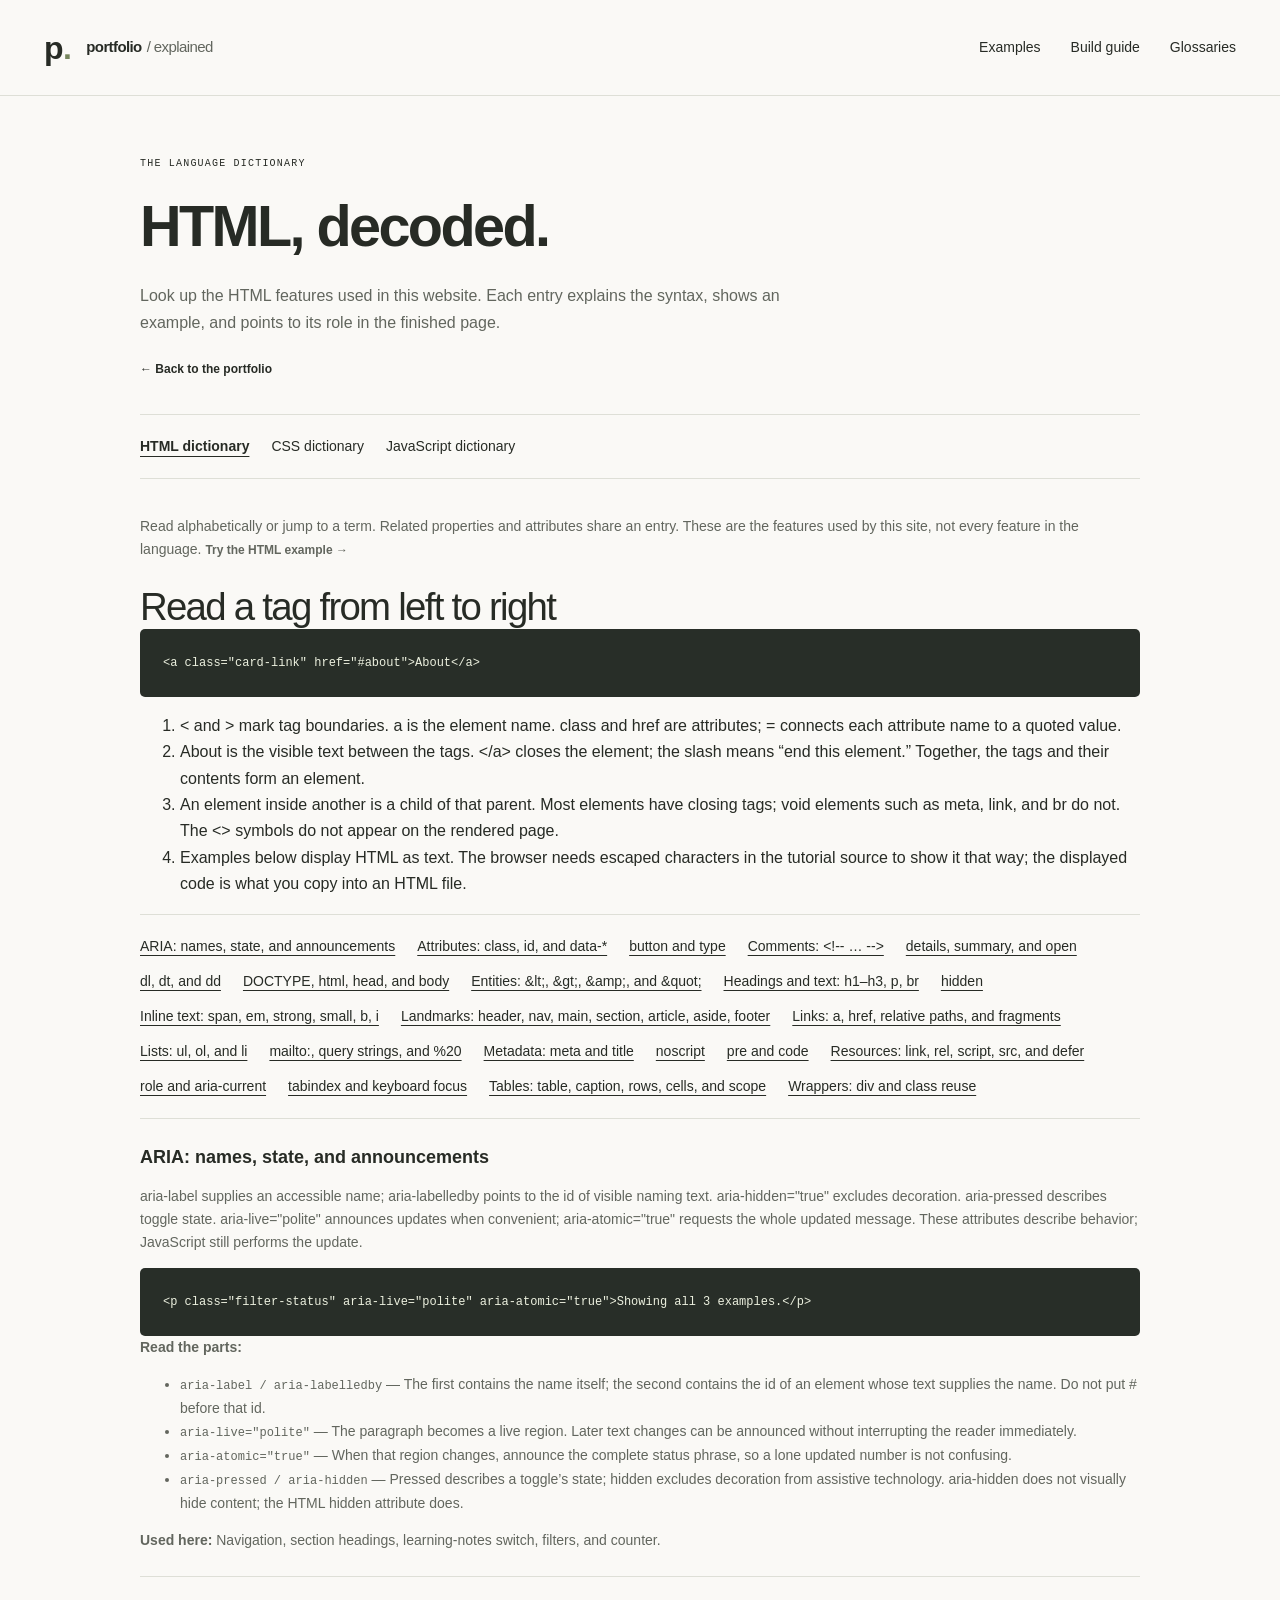
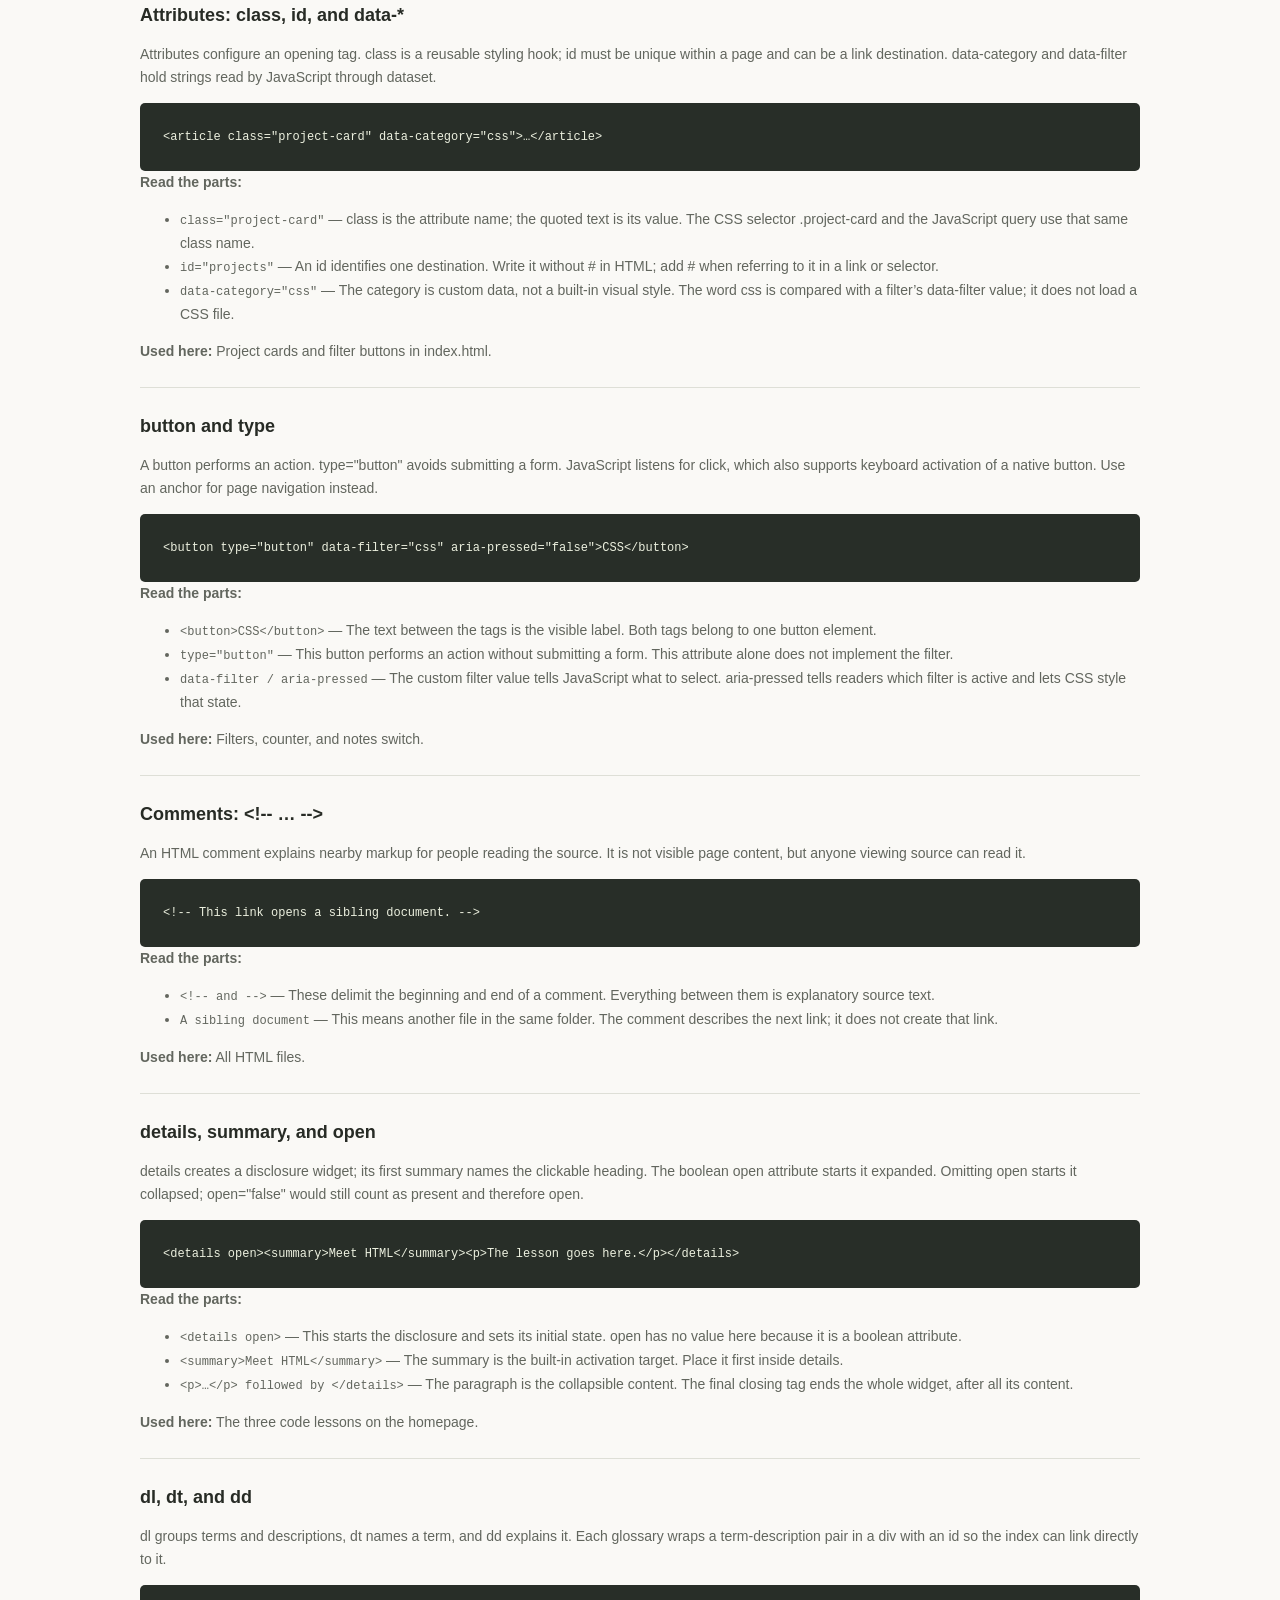
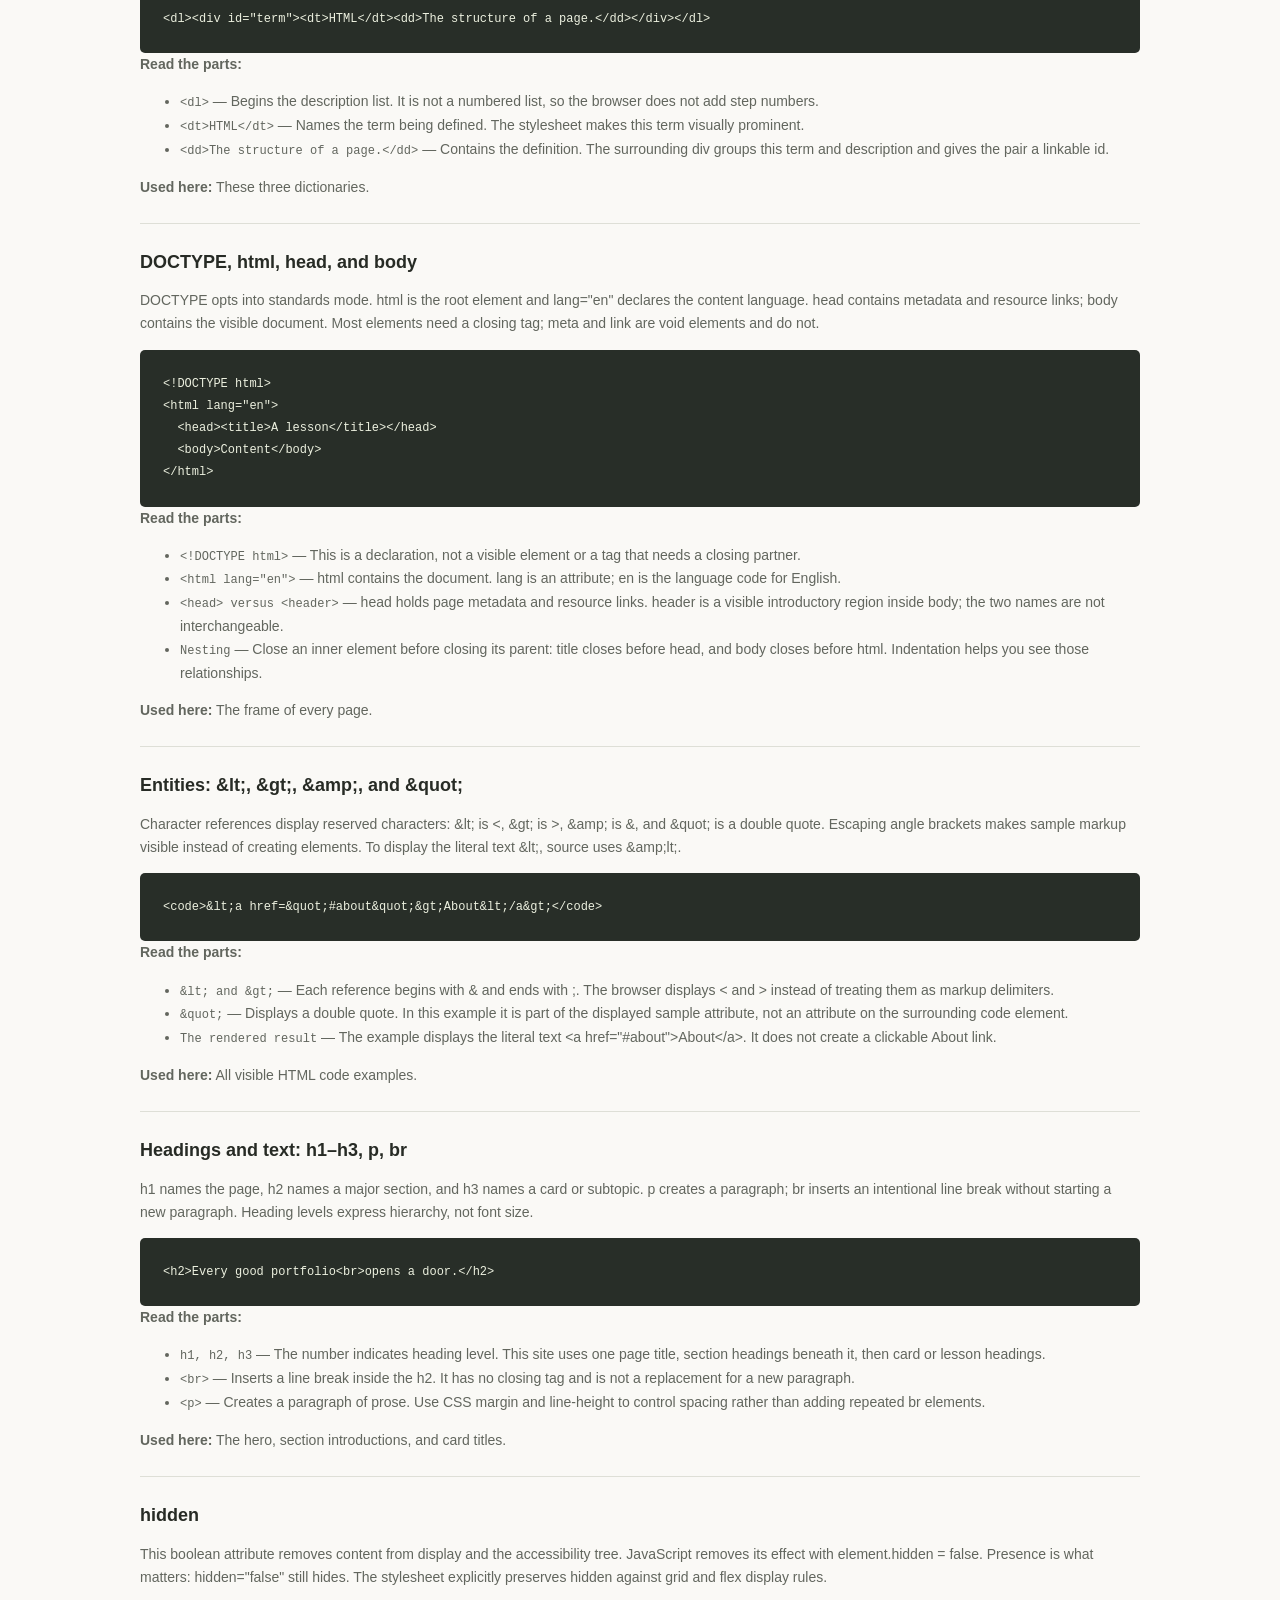
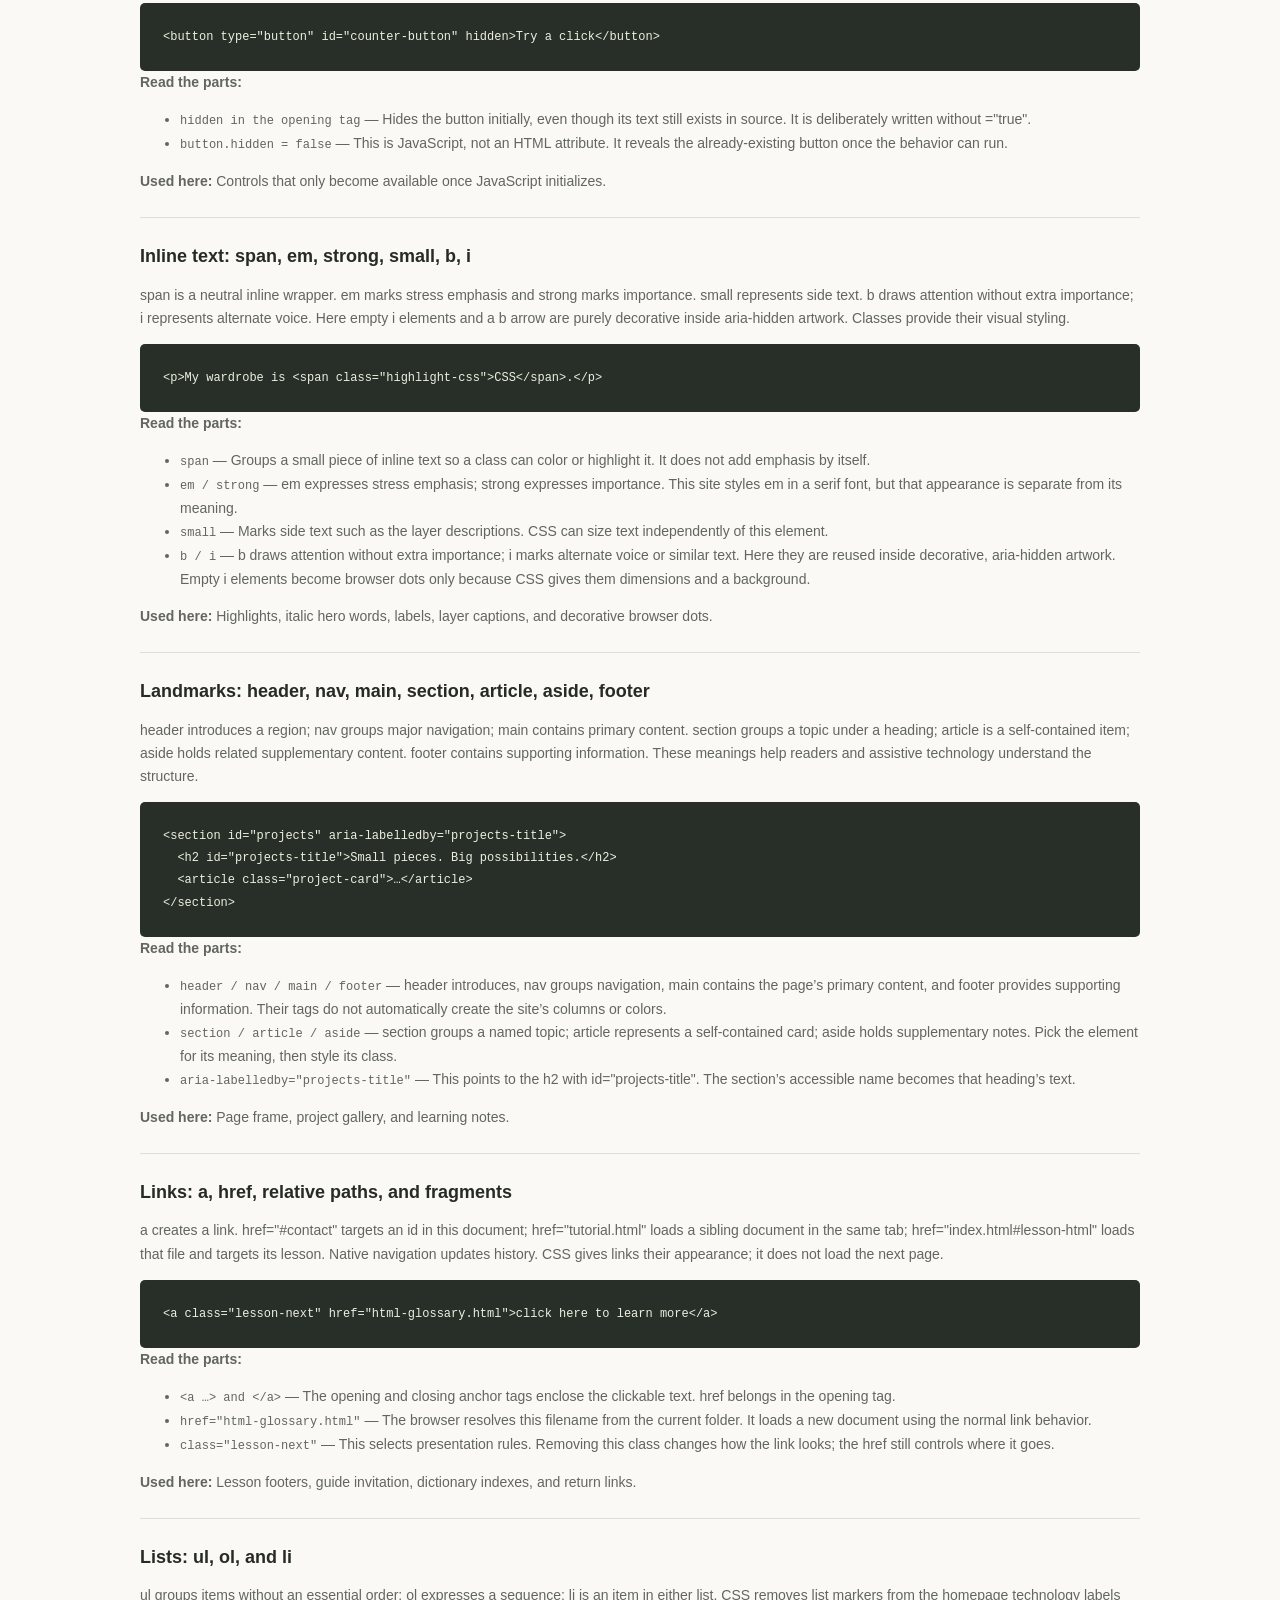
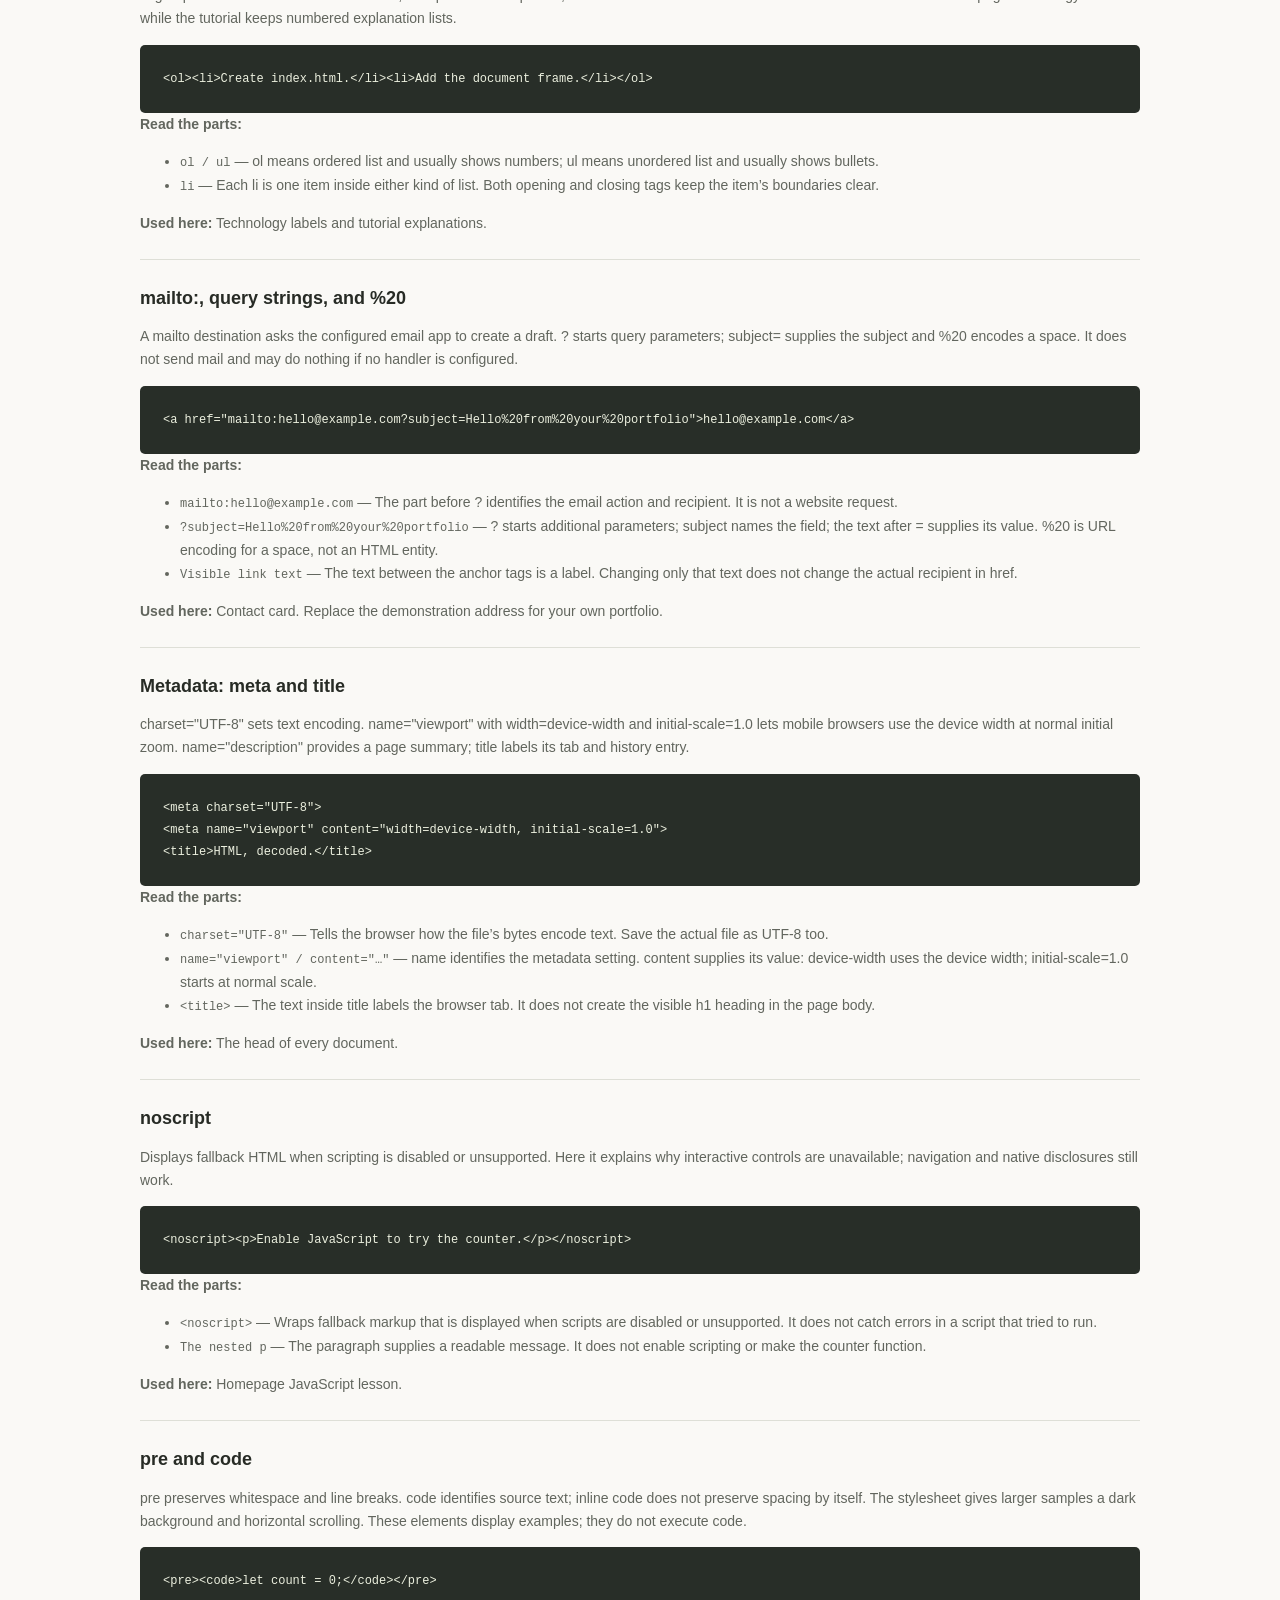
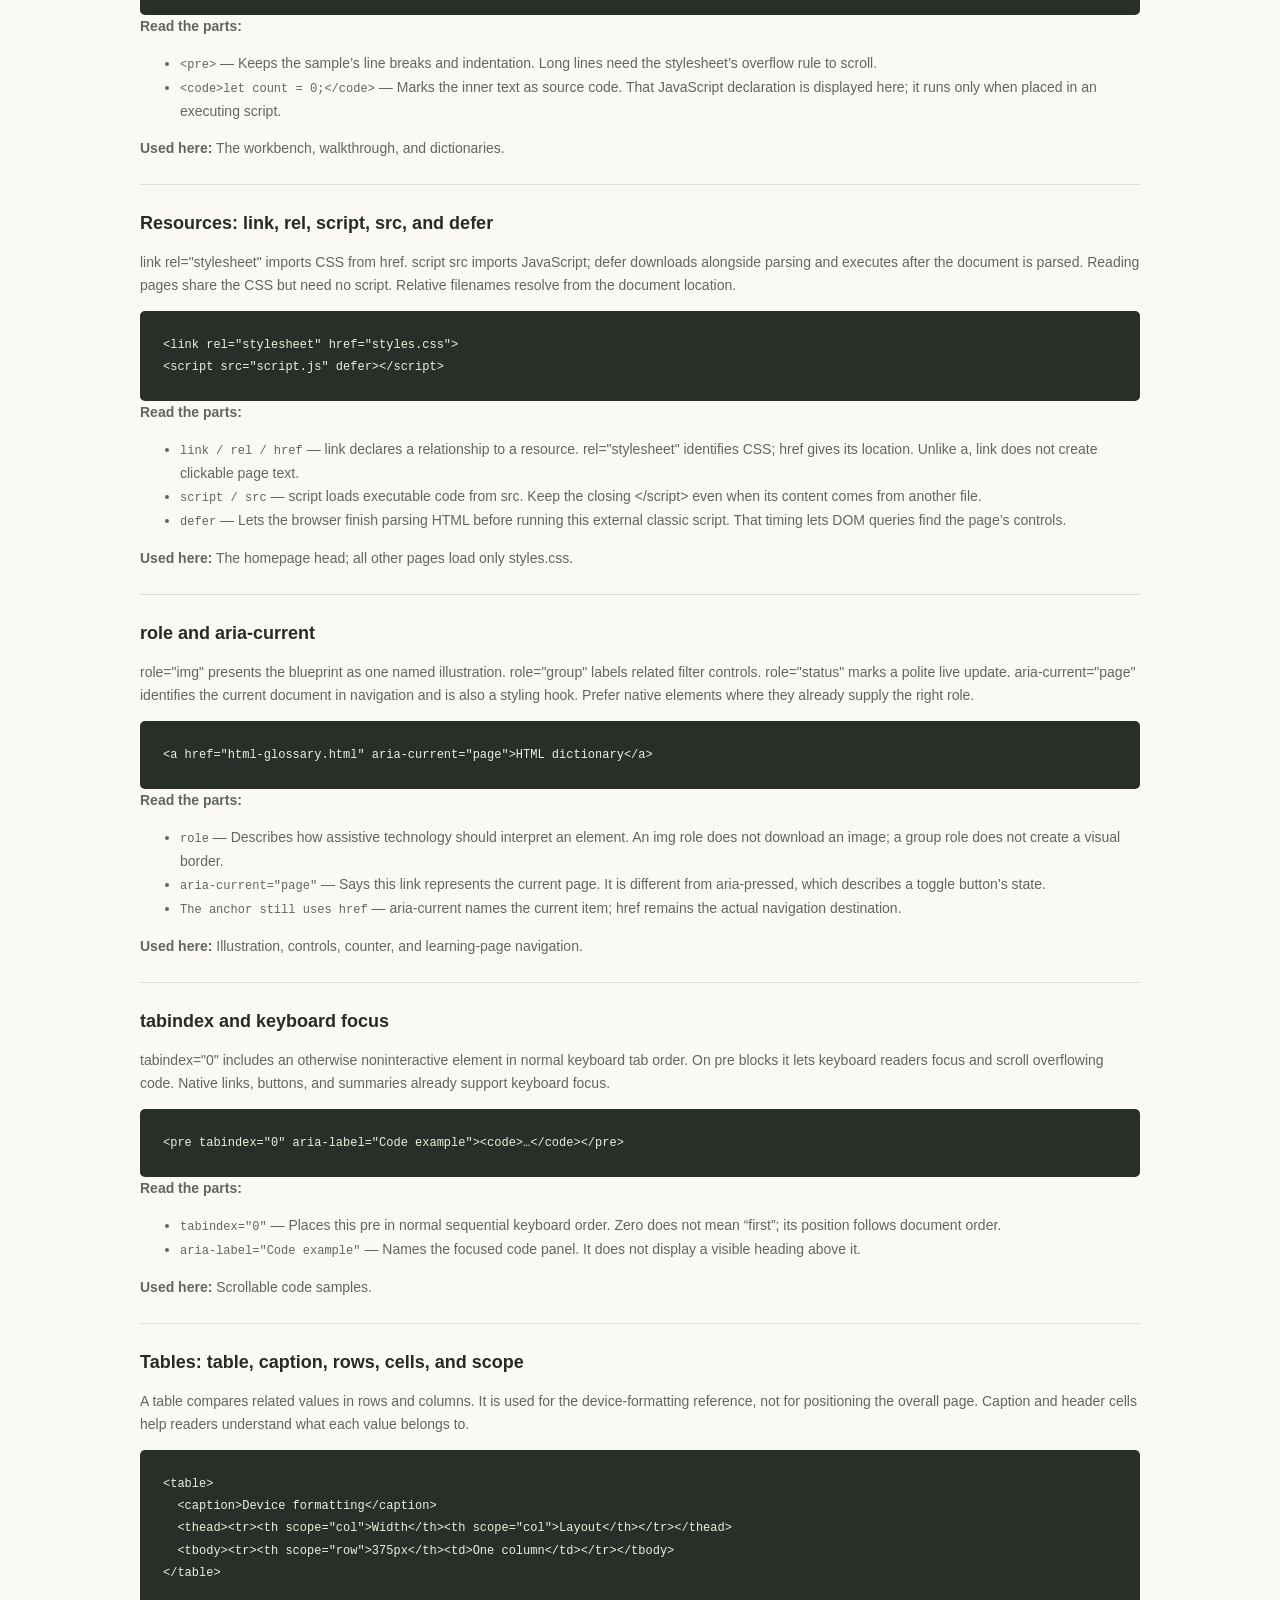
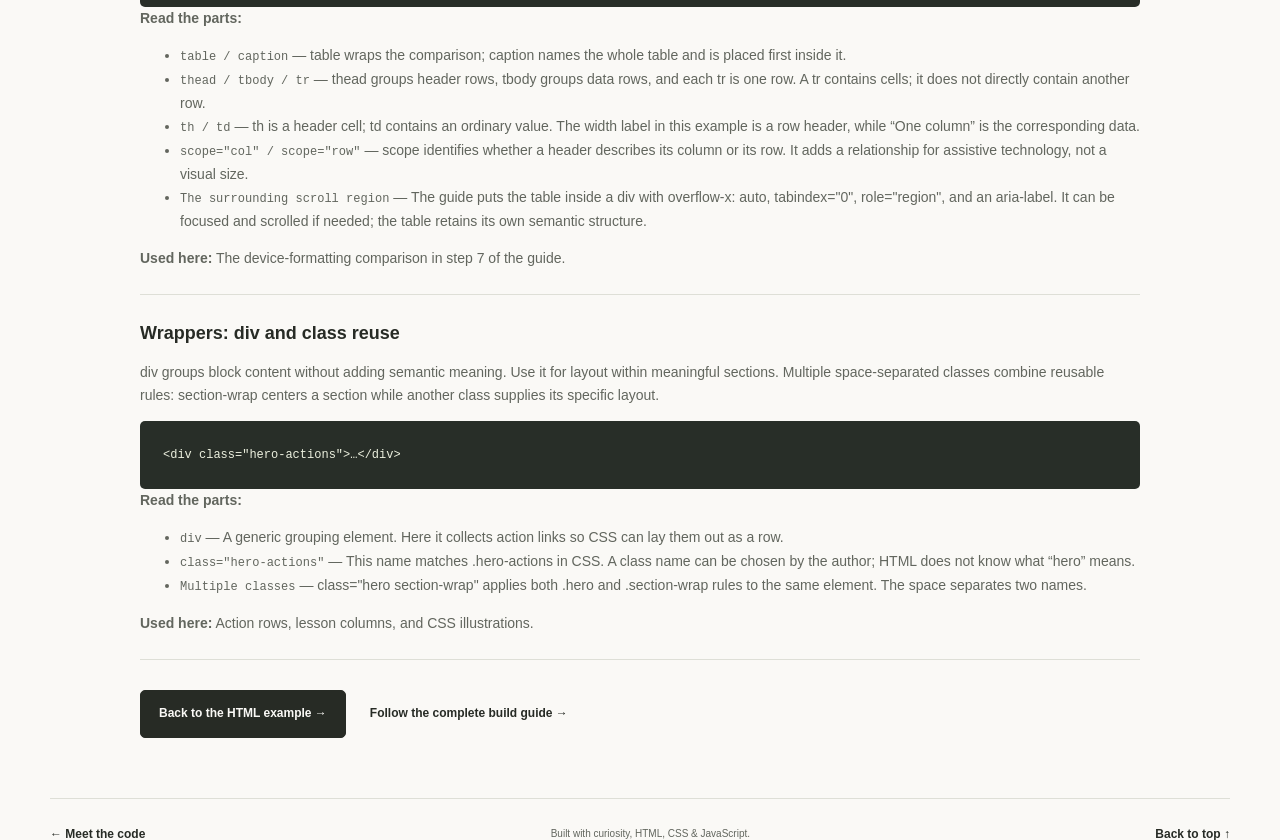
<file: html-glossary.html>
<!DOCTYPE html>
<!-- Every lesson is a complete document; relative links work locally and on a static host. -->
<html lang="en">
<head>
  <meta charset="UTF-8">
  <meta name="viewport" content="width=device-width, initial-scale=1.0">
  <meta name="description" content="Look up the HTML features used in this website. Each entry explains the syntax, shows an example, and points to its role in the finished page.">
  <title>HTML, decoded. — Portfolio, explained</title>
  <!-- Reuse the original theme. Reading and navigation need no JavaScript. -->
  <link rel="stylesheet" href="styles.css">
</head>
<body>
  <a class="skip-link" href="#main">Skip to content</a>
  <header class="site-header">
    <a class="wordmark" href="index.html"><span class="logo-mark" aria-hidden="true">p<span>.</span></span> portfolio<span class="wordmark-light"> / explained</span></a>
    <nav aria-label="Learning navigation"><a href="index.html#workbench">Examples</a><a href="tutorial.html">Build guide</a><a href="#reference-nav">Glossaries</a></nav>
  </header>
  <main id="main" class="section-wrap guide-main">
    <div class="guide-heading"><p class="eyebrow">THE LANGUAGE DICTIONARY</p><h1>HTML, decoded.</h1><p class="hero-description">Look up the HTML features used in this website. Each entry explains the syntax, shows an example, and points to its role in the finished page.</p><a class="text-link" href="index.html">← Back to the portfolio</a></div>
    <!-- A named navigation landmark groups related reference documents. -->
    <nav class="reference-nav" id="reference-nav" aria-label="Language references">
      <a href="html-glossary.html" aria-current="page">HTML dictionary</a>
      <a href="css-glossary.html">CSS dictionary</a>
      <a href="javascript-glossary.html">JavaScript dictionary</a>
    </nav>
    <p class="reference-intro">Read alphabetically or jump to a term. Related properties and attributes share an entry. These are the features used by this site, not every feature in the language. <a class="text-link" href="index.html#lesson-html">Try the HTML example →</a></p>
    <aside class="edit-instructions" aria-labelledby="reading-syntax"><h2 id="reading-syntax">Read a tag from left to right</h2><pre tabindex="0" aria-label="Syntax example"><code>&lt;a class=&quot;card-link&quot; href=&quot;#about&quot;&gt;About&lt;/a&gt;</code></pre><ol class="syntax-parts"><li>&lt; and &gt; mark tag boundaries. a is the element name. class and href are attributes; = connects each attribute name to a quoted value.</li><li>About is the visible text between the tags. &lt;/a&gt; closes the element; the slash means “end this element.” Together, the tags and their contents form an element.</li><li>An element inside another is a child of that parent. Most elements have closing tags; void elements such as meta, link, and br do not. The &lt;&gt; symbols do not appear on the rendered page.</li><li>Examples below display HTML as text. The browser needs escaped characters in the tutorial source to show it that way; the displayed code is what you copy into an HTML file.</li></ol></aside>
    <nav class="topic-index" aria-label="HTML terms"><a href="#aria">ARIA: names, state, and announcements</a><a href="#attributes">Attributes: class, id, and data-*</a><a href="#button">button and type</a><a href="#comments">Comments: &lt;!-- … --&gt;</a><a href="#details">details, summary, and open</a><a href="#dictionary">dl, dt, and dd</a><a href="#document">DOCTYPE, html, head, and body</a><a href="#entities">Entities: &amp;lt;, &amp;gt;, &amp;amp;, and &amp;quot;</a><a href="#headings">Headings and text: h1–h3, p, br</a><a href="#hidden">hidden</a><a href="#inline">Inline text: span, em, strong, small, b, i</a><a href="#landmarks">Landmarks: header, nav, main, section, article, aside, footer</a><a href="#links">Links: a, href, relative paths, and fragments</a><a href="#lists">Lists: ul, ol, and li</a><a href="#mailto">mailto:, query strings, and %20</a><a href="#metadata">Metadata: meta and title</a><a href="#noscript">noscript</a><a href="#pre">pre and code</a><a href="#resources">Resources: link, rel, script, src, and defer</a><a href="#roles">role and aria-current</a><a href="#tabindex">tabindex and keyboard focus</a><a href="#tables">Tables: table, caption, rows, cells, and scope</a><a href="#wrappers">Wrappers: div and class reuse</a></nav>
    <!-- dl is a native description list: dt names the feature and dd defines it. -->
    <dl class="glossary"><div class="glossary-entry" id="aria"><dt>ARIA: names, state, and announcements</dt><dd><p>aria-label supplies an accessible name; aria-labelledby points to the id of visible naming text. aria-hidden=&quot;true&quot; excludes decoration. aria-pressed describes toggle state. aria-live=&quot;polite&quot; announces updates when convenient; aria-atomic=&quot;true&quot; requests the whole updated message. These attributes describe behavior; JavaScript still performs the update.</p><pre tabindex="0" aria-label="Code example"><code>&lt;p class=&quot;filter-status&quot; aria-live=&quot;polite&quot; aria-atomic=&quot;true&quot;&gt;Showing all 3 examples.&lt;/p&gt;</code></pre>
<!-- Break down this example without requiring the reader to know its punctuation. -->
<p><strong>Read the parts:</strong></p><ul class="syntax-parts"><li><code>aria-label / aria-labelledby</code> — The first contains the name itself; the second contains the id of an element whose text supplies the name. Do not put # before that id.</li><li><code>aria-live=&quot;polite&quot;</code> — The paragraph becomes a live region. Later text changes can be announced without interrupting the reader immediately.</li><li><code>aria-atomic=&quot;true&quot;</code> — When that region changes, announce the complete status phrase, so a lone updated number is not confusing.</li><li><code>aria-pressed / aria-hidden</code> — Pressed describes a toggle’s state; hidden excludes decoration from assistive technology. aria-hidden does not visually hide content; the HTML hidden attribute does.</li></ul><p><strong>Used here:</strong> Navigation, section headings, learning-notes switch, filters, and counter.</p></dd></div>
<div class="glossary-entry" id="attributes"><dt>Attributes: class, id, and data-*</dt><dd><p>Attributes configure an opening tag. class is a reusable styling hook; id must be unique within a page and can be a link destination. data-category and data-filter hold strings read by JavaScript through dataset.</p><pre tabindex="0" aria-label="Code example"><code>&lt;article class=&quot;project-card&quot; data-category=&quot;css&quot;&gt;…&lt;/article&gt;</code></pre>
<!-- Break down this example without requiring the reader to know its punctuation. -->
<p><strong>Read the parts:</strong></p><ul class="syntax-parts"><li><code>class=&quot;project-card&quot;</code> — class is the attribute name; the quoted text is its value. The CSS selector .project-card and the JavaScript query use that same class name.</li><li><code>id=&quot;projects&quot;</code> — An id identifies one destination. Write it without # in HTML; add # when referring to it in a link or selector.</li><li><code>data-category=&quot;css&quot;</code> — The category is custom data, not a built-in visual style. The word css is compared with a filter’s data-filter value; it does not load a CSS file.</li></ul><p><strong>Used here:</strong> Project cards and filter buttons in index.html.</p></dd></div>
<div class="glossary-entry" id="button"><dt>button and type</dt><dd><p>A button performs an action. type=&quot;button&quot; avoids submitting a form. JavaScript listens for click, which also supports keyboard activation of a native button. Use an anchor for page navigation instead.</p><pre tabindex="0" aria-label="Code example"><code>&lt;button type=&quot;button&quot; data-filter=&quot;css&quot; aria-pressed=&quot;false&quot;&gt;CSS&lt;/button&gt;</code></pre>
<!-- Break down this example without requiring the reader to know its punctuation. -->
<p><strong>Read the parts:</strong></p><ul class="syntax-parts"><li><code>&lt;button&gt;CSS&lt;/button&gt;</code> — The text between the tags is the visible label. Both tags belong to one button element.</li><li><code>type=&quot;button&quot;</code> — This button performs an action without submitting a form. This attribute alone does not implement the filter.</li><li><code>data-filter / aria-pressed</code> — The custom filter value tells JavaScript what to select. aria-pressed tells readers which filter is active and lets CSS style that state.</li></ul><p><strong>Used here:</strong> Filters, counter, and notes switch.</p></dd></div>
<div class="glossary-entry" id="comments"><dt>Comments: &lt;!-- … --&gt;</dt><dd><p>An HTML comment explains nearby markup for people reading the source. It is not visible page content, but anyone viewing source can read it.</p><pre tabindex="0" aria-label="Code example"><code>&lt;!-- This link opens a sibling document. --&gt;</code></pre>
<!-- Break down this example without requiring the reader to know its punctuation. -->
<p><strong>Read the parts:</strong></p><ul class="syntax-parts"><li><code>&lt;!-- and --&gt;</code> — These delimit the beginning and end of a comment. Everything between them is explanatory source text.</li><li><code>A sibling document</code> — This means another file in the same folder. The comment describes the next link; it does not create that link.</li></ul><p><strong>Used here:</strong> All HTML files.</p></dd></div>
<div class="glossary-entry" id="details"><dt>details, summary, and open</dt><dd><p>details creates a disclosure widget; its first summary names the clickable heading. The boolean open attribute starts it expanded. Omitting open starts it collapsed; open=&quot;false&quot; would still count as present and therefore open.</p><pre tabindex="0" aria-label="Code example"><code>&lt;details open&gt;&lt;summary&gt;Meet HTML&lt;/summary&gt;&lt;p&gt;The lesson goes here.&lt;/p&gt;&lt;/details&gt;</code></pre>
<!-- Break down this example without requiring the reader to know its punctuation. -->
<p><strong>Read the parts:</strong></p><ul class="syntax-parts"><li><code>&lt;details open&gt;</code> — This starts the disclosure and sets its initial state. open has no value here because it is a boolean attribute.</li><li><code>&lt;summary&gt;Meet HTML&lt;/summary&gt;</code> — The summary is the built-in activation target. Place it first inside details.</li><li><code>&lt;p&gt;…&lt;/p&gt; followed by &lt;/details&gt;</code> — The paragraph is the collapsible content. The final closing tag ends the whole widget, after all its content.</li></ul><p><strong>Used here:</strong> The three code lessons on the homepage.</p></dd></div>
<div class="glossary-entry" id="dictionary"><dt>dl, dt, and dd</dt><dd><p>dl groups terms and descriptions, dt names a term, and dd explains it. Each glossary wraps a term-description pair in a div with an id so the index can link directly to it.</p><pre tabindex="0" aria-label="Code example"><code>&lt;dl&gt;&lt;div id=&quot;term&quot;&gt;&lt;dt&gt;HTML&lt;/dt&gt;&lt;dd&gt;The structure of a page.&lt;/dd&gt;&lt;/div&gt;&lt;/dl&gt;</code></pre>
<!-- Break down this example without requiring the reader to know its punctuation. -->
<p><strong>Read the parts:</strong></p><ul class="syntax-parts"><li><code>&lt;dl&gt;</code> — Begins the description list. It is not a numbered list, so the browser does not add step numbers.</li><li><code>&lt;dt&gt;HTML&lt;/dt&gt;</code> — Names the term being defined. The stylesheet makes this term visually prominent.</li><li><code>&lt;dd&gt;The structure of a page.&lt;/dd&gt;</code> — Contains the definition. The surrounding div groups this term and description and gives the pair a linkable id.</li></ul><p><strong>Used here:</strong> These three dictionaries.</p></dd></div>
<div class="glossary-entry" id="document"><dt>DOCTYPE, html, head, and body</dt><dd><p>DOCTYPE opts into standards mode. html is the root element and lang=&quot;en&quot; declares the content language. head contains metadata and resource links; body contains the visible document. Most elements need a closing tag; meta and link are void elements and do not.</p><pre tabindex="0" aria-label="Code example"><code>&lt;!DOCTYPE html&gt;
&lt;html lang=&quot;en&quot;&gt;
  &lt;head&gt;&lt;title&gt;A lesson&lt;/title&gt;&lt;/head&gt;
  &lt;body&gt;Content&lt;/body&gt;
&lt;/html&gt;</code></pre>
<!-- Break down this example without requiring the reader to know its punctuation. -->
<p><strong>Read the parts:</strong></p><ul class="syntax-parts"><li><code>&lt;!DOCTYPE html&gt;</code> — This is a declaration, not a visible element or a tag that needs a closing partner.</li><li><code>&lt;html lang=&quot;en&quot;&gt;</code> — html contains the document. lang is an attribute; en is the language code for English.</li><li><code>&lt;head&gt; versus &lt;header&gt;</code> — head holds page metadata and resource links. header is a visible introductory region inside body; the two names are not interchangeable.</li><li><code>Nesting</code> — Close an inner element before closing its parent: title closes before head, and body closes before html. Indentation helps you see those relationships.</li></ul><p><strong>Used here:</strong> The frame of every page.</p></dd></div>
<div class="glossary-entry" id="entities"><dt>Entities: &amp;lt;, &amp;gt;, &amp;amp;, and &amp;quot;</dt><dd><p>Character references display reserved characters: &amp;lt; is &lt;, &amp;gt; is &gt;, &amp;amp; is &amp;, and &amp;quot; is a double quote. Escaping angle brackets makes sample markup visible instead of creating elements. To display the literal text &amp;lt;, source uses &amp;amp;lt;.</p><pre tabindex="0" aria-label="Code example"><code>&lt;code&gt;&amp;lt;a href=&amp;quot;#about&amp;quot;&amp;gt;About&amp;lt;/a&amp;gt;&lt;/code&gt;</code></pre>
<!-- Break down this example without requiring the reader to know its punctuation. -->
<p><strong>Read the parts:</strong></p><ul class="syntax-parts"><li><code>&amp;lt; and &amp;gt;</code> — Each reference begins with &amp; and ends with ;. The browser displays &lt; and &gt; instead of treating them as markup delimiters.</li><li><code>&amp;quot;</code> — Displays a double quote. In this example it is part of the displayed sample attribute, not an attribute on the surrounding code element.</li><li><code>The rendered result</code> — The example displays the literal text &lt;a href=&quot;#about&quot;&gt;About&lt;/a&gt;. It does not create a clickable About link.</li></ul><p><strong>Used here:</strong> All visible HTML code examples.</p></dd></div>
<div class="glossary-entry" id="headings"><dt>Headings and text: h1–h3, p, br</dt><dd><p>h1 names the page, h2 names a major section, and h3 names a card or subtopic. p creates a paragraph; br inserts an intentional line break without starting a new paragraph. Heading levels express hierarchy, not font size.</p><pre tabindex="0" aria-label="Code example"><code>&lt;h2&gt;Every good portfolio&lt;br&gt;opens a door.&lt;/h2&gt;</code></pre>
<!-- Break down this example without requiring the reader to know its punctuation. -->
<p><strong>Read the parts:</strong></p><ul class="syntax-parts"><li><code>h1, h2, h3</code> — The number indicates heading level. This site uses one page title, section headings beneath it, then card or lesson headings.</li><li><code>&lt;br&gt;</code> — Inserts a line break inside the h2. It has no closing tag and is not a replacement for a new paragraph.</li><li><code>&lt;p&gt;</code> — Creates a paragraph of prose. Use CSS margin and line-height to control spacing rather than adding repeated br elements.</li></ul><p><strong>Used here:</strong> The hero, section introductions, and card titles.</p></dd></div>
<div class="glossary-entry" id="hidden"><dt>hidden</dt><dd><p>This boolean attribute removes content from display and the accessibility tree. JavaScript removes its effect with element.hidden = false. Presence is what matters: hidden=&quot;false&quot; still hides. The stylesheet explicitly preserves hidden against grid and flex display rules.</p><pre tabindex="0" aria-label="Code example"><code>&lt;button type=&quot;button&quot; id=&quot;counter-button&quot; hidden&gt;Try a click&lt;/button&gt;</code></pre>
<!-- Break down this example without requiring the reader to know its punctuation. -->
<p><strong>Read the parts:</strong></p><ul class="syntax-parts"><li><code>hidden in the opening tag</code> — Hides the button initially, even though its text still exists in source. It is deliberately written without =&quot;true&quot;.</li><li><code>button.hidden = false</code> — This is JavaScript, not an HTML attribute. It reveals the already-existing button once the behavior can run.</li></ul><p><strong>Used here:</strong> Controls that only become available once JavaScript initializes.</p></dd></div>
<div class="glossary-entry" id="inline"><dt>Inline text: span, em, strong, small, b, i</dt><dd><p>span is a neutral inline wrapper. em marks stress emphasis and strong marks importance. small represents side text. b draws attention without extra importance; i represents alternate voice. Here empty i elements and a b arrow are purely decorative inside aria-hidden artwork. Classes provide their visual styling.</p><pre tabindex="0" aria-label="Code example"><code>&lt;p&gt;My wardrobe is &lt;span class=&quot;highlight-css&quot;&gt;CSS&lt;/span&gt;.&lt;/p&gt;</code></pre>
<!-- Break down this example without requiring the reader to know its punctuation. -->
<p><strong>Read the parts:</strong></p><ul class="syntax-parts"><li><code>span</code> — Groups a small piece of inline text so a class can color or highlight it. It does not add emphasis by itself.</li><li><code>em / strong</code> — em expresses stress emphasis; strong expresses importance. This site styles em in a serif font, but that appearance is separate from its meaning.</li><li><code>small</code> — Marks side text such as the layer descriptions. CSS can size text independently of this element.</li><li><code>b / i</code> — b draws attention without extra importance; i marks alternate voice or similar text. Here they are reused inside decorative, aria-hidden artwork. Empty i elements become browser dots only because CSS gives them dimensions and a background.</li></ul><p><strong>Used here:</strong> Highlights, italic hero words, labels, layer captions, and decorative browser dots.</p></dd></div>
<div class="glossary-entry" id="landmarks"><dt>Landmarks: header, nav, main, section, article, aside, footer</dt><dd><p>header introduces a region; nav groups major navigation; main contains primary content. section groups a topic under a heading; article is a self-contained item; aside holds related supplementary content. footer contains supporting information. These meanings help readers and assistive technology understand the structure.</p><pre tabindex="0" aria-label="Code example"><code>&lt;section id=&quot;projects&quot; aria-labelledby=&quot;projects-title&quot;&gt;
  &lt;h2 id=&quot;projects-title&quot;&gt;Small pieces. Big possibilities.&lt;/h2&gt;
  &lt;article class=&quot;project-card&quot;&gt;…&lt;/article&gt;
&lt;/section&gt;</code></pre>
<!-- Break down this example without requiring the reader to know its punctuation. -->
<p><strong>Read the parts:</strong></p><ul class="syntax-parts"><li><code>header / nav / main / footer</code> — header introduces, nav groups navigation, main contains the page’s primary content, and footer provides supporting information. Their tags do not automatically create the site’s columns or colors.</li><li><code>section / article / aside</code> — section groups a named topic; article represents a self-contained card; aside holds supplementary notes. Pick the element for its meaning, then style its class.</li><li><code>aria-labelledby=&quot;projects-title&quot;</code> — This points to the h2 with id=&quot;projects-title&quot;. The section’s accessible name becomes that heading’s text.</li></ul><p><strong>Used here:</strong> Page frame, project gallery, and learning notes.</p></dd></div>
<div class="glossary-entry" id="links"><dt>Links: a, href, relative paths, and fragments</dt><dd><p>a creates a link. href=&quot;#contact&quot; targets an id in this document; href=&quot;tutorial.html&quot; loads a sibling document in the same tab; href=&quot;index.html#lesson-html&quot; loads that file and targets its lesson. Native navigation updates history. CSS gives links their appearance; it does not load the next page.</p><pre tabindex="0" aria-label="Code example"><code>&lt;a class=&quot;lesson-next&quot; href=&quot;html-glossary.html&quot;&gt;click here to learn more&lt;/a&gt;</code></pre>
<!-- Break down this example without requiring the reader to know its punctuation. -->
<p><strong>Read the parts:</strong></p><ul class="syntax-parts"><li><code>&lt;a …&gt; and &lt;/a&gt;</code> — The opening and closing anchor tags enclose the clickable text. href belongs in the opening tag.</li><li><code>href=&quot;html-glossary.html&quot;</code> — The browser resolves this filename from the current folder. It loads a new document using the normal link behavior.</li><li><code>class=&quot;lesson-next&quot;</code> — This selects presentation rules. Removing this class changes how the link looks; the href still controls where it goes.</li></ul><p><strong>Used here:</strong> Lesson footers, guide invitation, dictionary indexes, and return links.</p></dd></div>
<div class="glossary-entry" id="lists"><dt>Lists: ul, ol, and li</dt><dd><p>ul groups items without an essential order; ol expresses a sequence; li is an item in either list. CSS removes list markers from the homepage technology labels while the tutorial keeps numbered explanation lists.</p><pre tabindex="0" aria-label="Code example"><code>&lt;ol&gt;&lt;li&gt;Create index.html.&lt;/li&gt;&lt;li&gt;Add the document frame.&lt;/li&gt;&lt;/ol&gt;</code></pre>
<!-- Break down this example without requiring the reader to know its punctuation. -->
<p><strong>Read the parts:</strong></p><ul class="syntax-parts"><li><code>ol / ul</code> — ol means ordered list and usually shows numbers; ul means unordered list and usually shows bullets.</li><li><code>li</code> — Each li is one item inside either kind of list. Both opening and closing tags keep the item’s boundaries clear.</li></ul><p><strong>Used here:</strong> Technology labels and tutorial explanations.</p></dd></div>
<div class="glossary-entry" id="mailto"><dt>mailto:, query strings, and %20</dt><dd><p>A mailto destination asks the configured email app to create a draft. ? starts query parameters; subject= supplies the subject and %20 encodes a space. It does not send mail and may do nothing if no handler is configured.</p><pre tabindex="0" aria-label="Code example"><code>&lt;a href=&quot;mailto:hello@example.com?subject=Hello%20from%20your%20portfolio&quot;&gt;hello@example.com&lt;/a&gt;</code></pre>
<!-- Break down this example without requiring the reader to know its punctuation. -->
<p><strong>Read the parts:</strong></p><ul class="syntax-parts"><li><code>mailto:hello@example.com</code> — The part before ? identifies the email action and recipient. It is not a website request.</li><li><code>?subject=Hello%20from%20your%20portfolio</code> — ? starts additional parameters; subject names the field; the text after = supplies its value. %20 is URL encoding for a space, not an HTML entity.</li><li><code>Visible link text</code> — The text between the anchor tags is a label. Changing only that text does not change the actual recipient in href.</li></ul><p><strong>Used here:</strong> Contact card. Replace the demonstration address for your own portfolio.</p></dd></div>
<div class="glossary-entry" id="metadata"><dt>Metadata: meta and title</dt><dd><p>charset=&quot;UTF-8&quot; sets text encoding. name=&quot;viewport&quot; with width=device-width and initial-scale=1.0 lets mobile browsers use the device width at normal initial zoom. name=&quot;description&quot; provides a page summary; title labels its tab and history entry.</p><pre tabindex="0" aria-label="Code example"><code>&lt;meta charset=&quot;UTF-8&quot;&gt;
&lt;meta name=&quot;viewport&quot; content=&quot;width=device-width, initial-scale=1.0&quot;&gt;
&lt;title&gt;HTML, decoded.&lt;/title&gt;</code></pre>
<!-- Break down this example without requiring the reader to know its punctuation. -->
<p><strong>Read the parts:</strong></p><ul class="syntax-parts"><li><code>charset=&quot;UTF-8&quot;</code> — Tells the browser how the file’s bytes encode text. Save the actual file as UTF-8 too.</li><li><code>name=&quot;viewport&quot; / content=&quot;…&quot;</code> — name identifies the metadata setting. content supplies its value: device-width uses the device width; initial-scale=1.0 starts at normal scale.</li><li><code>&lt;title&gt;</code> — The text inside title labels the browser tab. It does not create the visible h1 heading in the page body.</li></ul><p><strong>Used here:</strong> The head of every document.</p></dd></div>
<div class="glossary-entry" id="noscript"><dt>noscript</dt><dd><p>Displays fallback HTML when scripting is disabled or unsupported. Here it explains why interactive controls are unavailable; navigation and native disclosures still work.</p><pre tabindex="0" aria-label="Code example"><code>&lt;noscript&gt;&lt;p&gt;Enable JavaScript to try the counter.&lt;/p&gt;&lt;/noscript&gt;</code></pre>
<!-- Break down this example without requiring the reader to know its punctuation. -->
<p><strong>Read the parts:</strong></p><ul class="syntax-parts"><li><code>&lt;noscript&gt;</code> — Wraps fallback markup that is displayed when scripts are disabled or unsupported. It does not catch errors in a script that tried to run.</li><li><code>The nested p</code> — The paragraph supplies a readable message. It does not enable scripting or make the counter function.</li></ul><p><strong>Used here:</strong> Homepage JavaScript lesson.</p></dd></div>
<div class="glossary-entry" id="pre"><dt>pre and code</dt><dd><p>pre preserves whitespace and line breaks. code identifies source text; inline code does not preserve spacing by itself. The stylesheet gives larger samples a dark background and horizontal scrolling. These elements display examples; they do not execute code.</p><pre tabindex="0" aria-label="Code example"><code>&lt;pre&gt;&lt;code&gt;let count = 0;&lt;/code&gt;&lt;/pre&gt;</code></pre>
<!-- Break down this example without requiring the reader to know its punctuation. -->
<p><strong>Read the parts:</strong></p><ul class="syntax-parts"><li><code>&lt;pre&gt;</code> — Keeps the sample’s line breaks and indentation. Long lines need the stylesheet’s overflow rule to scroll.</li><li><code>&lt;code&gt;let count = 0;&lt;/code&gt;</code> — Marks the inner text as source code. That JavaScript declaration is displayed here; it runs only when placed in an executing script.</li></ul><p><strong>Used here:</strong> The workbench, walkthrough, and dictionaries.</p></dd></div>
<div class="glossary-entry" id="resources"><dt>Resources: link, rel, script, src, and defer</dt><dd><p>link rel=&quot;stylesheet&quot; imports CSS from href. script src imports JavaScript; defer downloads alongside parsing and executes after the document is parsed. Reading pages share the CSS but need no script. Relative filenames resolve from the document location.</p><pre tabindex="0" aria-label="Code example"><code>&lt;link rel=&quot;stylesheet&quot; href=&quot;styles.css&quot;&gt;
&lt;script src=&quot;script.js&quot; defer&gt;&lt;/script&gt;</code></pre>
<!-- Break down this example without requiring the reader to know its punctuation. -->
<p><strong>Read the parts:</strong></p><ul class="syntax-parts"><li><code>link / rel / href</code> — link declares a relationship to a resource. rel=&quot;stylesheet&quot; identifies CSS; href gives its location. Unlike a, link does not create clickable page text.</li><li><code>script / src</code> — script loads executable code from src. Keep the closing &lt;/script&gt; even when its content comes from another file.</li><li><code>defer</code> — Lets the browser finish parsing HTML before running this external classic script. That timing lets DOM queries find the page’s controls.</li></ul><p><strong>Used here:</strong> The homepage head; all other pages load only styles.css.</p></dd></div>
<div class="glossary-entry" id="roles"><dt>role and aria-current</dt><dd><p>role=&quot;img&quot; presents the blueprint as one named illustration. role=&quot;group&quot; labels related filter controls. role=&quot;status&quot; marks a polite live update. aria-current=&quot;page&quot; identifies the current document in navigation and is also a styling hook. Prefer native elements where they already supply the right role.</p><pre tabindex="0" aria-label="Code example"><code>&lt;a href=&quot;html-glossary.html&quot; aria-current=&quot;page&quot;&gt;HTML dictionary&lt;/a&gt;</code></pre>
<!-- Break down this example without requiring the reader to know its punctuation. -->
<p><strong>Read the parts:</strong></p><ul class="syntax-parts"><li><code>role</code> — Describes how assistive technology should interpret an element. An img role does not download an image; a group role does not create a visual border.</li><li><code>aria-current=&quot;page&quot;</code> — Says this link represents the current page. It is different from aria-pressed, which describes a toggle button’s state.</li><li><code>The anchor still uses href</code> — aria-current names the current item; href remains the actual navigation destination.</li></ul><p><strong>Used here:</strong> Illustration, controls, counter, and learning-page navigation.</p></dd></div>
<div class="glossary-entry" id="tabindex"><dt>tabindex and keyboard focus</dt><dd><p>tabindex=&quot;0&quot; includes an otherwise noninteractive element in normal keyboard tab order. On pre blocks it lets keyboard readers focus and scroll overflowing code. Native links, buttons, and summaries already support keyboard focus.</p><pre tabindex="0" aria-label="Code example"><code>&lt;pre tabindex=&quot;0&quot; aria-label=&quot;Code example&quot;&gt;&lt;code&gt;…&lt;/code&gt;&lt;/pre&gt;</code></pre>
<!-- Break down this example without requiring the reader to know its punctuation. -->
<p><strong>Read the parts:</strong></p><ul class="syntax-parts"><li><code>tabindex=&quot;0&quot;</code> — Places this pre in normal sequential keyboard order. Zero does not mean “first”; its position follows document order.</li><li><code>aria-label=&quot;Code example&quot;</code> — Names the focused code panel. It does not display a visible heading above it.</li></ul><p><strong>Used here:</strong> Scrollable code samples.</p></dd></div>
<div class="glossary-entry" id="tables"><dt>Tables: table, caption, rows, cells, and scope</dt><dd><p>A table compares related values in rows and columns. It is used for the device-formatting reference, not for positioning the overall page. Caption and header cells help readers understand what each value belongs to.</p><pre tabindex="0" aria-label="Code example"><code>&lt;table&gt;
  &lt;caption&gt;Device formatting&lt;/caption&gt;
  &lt;thead&gt;&lt;tr&gt;&lt;th scope=&quot;col&quot;&gt;Width&lt;/th&gt;&lt;th scope=&quot;col&quot;&gt;Layout&lt;/th&gt;&lt;/tr&gt;&lt;/thead&gt;
  &lt;tbody&gt;&lt;tr&gt;&lt;th scope=&quot;row&quot;&gt;375px&lt;/th&gt;&lt;td&gt;One column&lt;/td&gt;&lt;/tr&gt;&lt;/tbody&gt;
&lt;/table&gt;</code></pre><p><strong>Read the parts:</strong></p><ul class="syntax-parts"><li><code>table / caption</code> — table wraps the comparison; caption names the whole table and is placed first inside it.</li><li><code>thead / tbody / tr</code> — thead groups header rows, tbody groups data rows, and each tr is one row. A tr contains cells; it does not directly contain another row.</li><li><code>th / td</code> — th is a header cell; td contains an ordinary value. The width label in this example is a row header, while “One column” is the corresponding data.</li><li><code>scope=&quot;col&quot; / scope=&quot;row&quot;</code> — scope identifies whether a header describes its column or its row. It adds a relationship for assistive technology, not a visual size.</li><li><code>The surrounding scroll region</code> — The guide puts the table inside a div with overflow-x: auto, tabindex="0", role="region", and an aria-label. It can be focused and scrolled if needed; the table retains its own semantic structure.</li></ul><p><strong>Used here:</strong> The device-formatting comparison in step 7 of the guide.</p></dd></div>

<div class="glossary-entry" id="wrappers"><dt>Wrappers: div and class reuse</dt><dd><p>div groups block content without adding semantic meaning. Use it for layout within meaningful sections. Multiple space-separated classes combine reusable rules: section-wrap centers a section while another class supplies its specific layout.</p><pre tabindex="0" aria-label="Code example"><code>&lt;div class=&quot;hero-actions&quot;&gt;…&lt;/div&gt;</code></pre>
<!-- Break down this example without requiring the reader to know its punctuation. -->
<p><strong>Read the parts:</strong></p><ul class="syntax-parts"><li><code>div</code> — A generic grouping element. Here it collects action links so CSS can lay them out as a row.</li><li><code>class=&quot;hero-actions&quot;</code> — This name matches .hero-actions in CSS. A class name can be chosen by the author; HTML does not know what “hero” means.</li><li><code>Multiple classes</code> — class=&quot;hero section-wrap&quot; applies both .hero and .section-wrap rules to the same element. The space separates two names.</li></ul><p><strong>Used here:</strong> Action rows, lesson columns, and CSS illustrations.</p></dd></div></dl>
    <div class="hero-actions"><a class="button button-dark" href="index.html#lesson-html">Back to the HTML example →</a><a class="text-link" href="tutorial.html">Follow the complete build guide →</a></div>
  </main>
  <footer class="site-footer section-wrap"><a class="text-link" href="index.html#workbench">← Meet the code</a><p>Built with curiosity, HTML, CSS &amp; JavaScript.</p><a class="text-link" href="#main">Back to top ↑</a></footer>
</body>
</html>
</file>
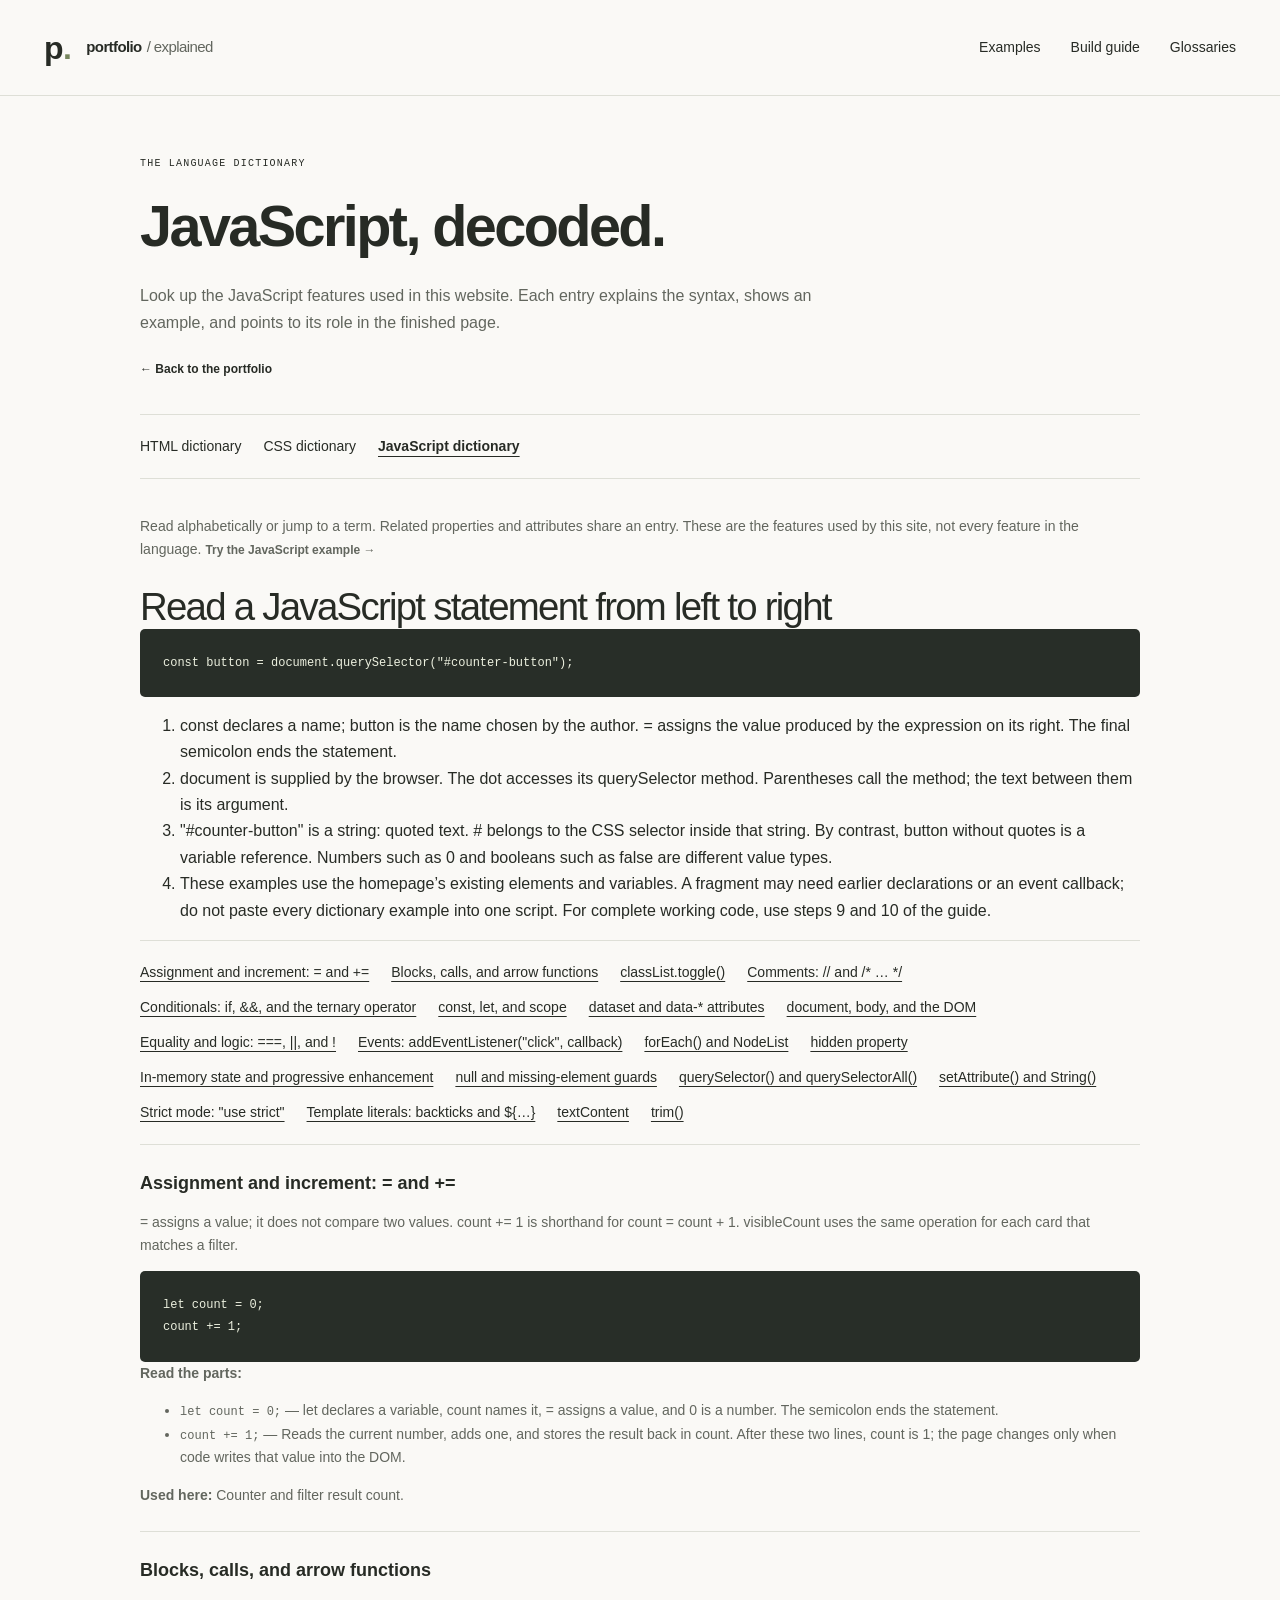
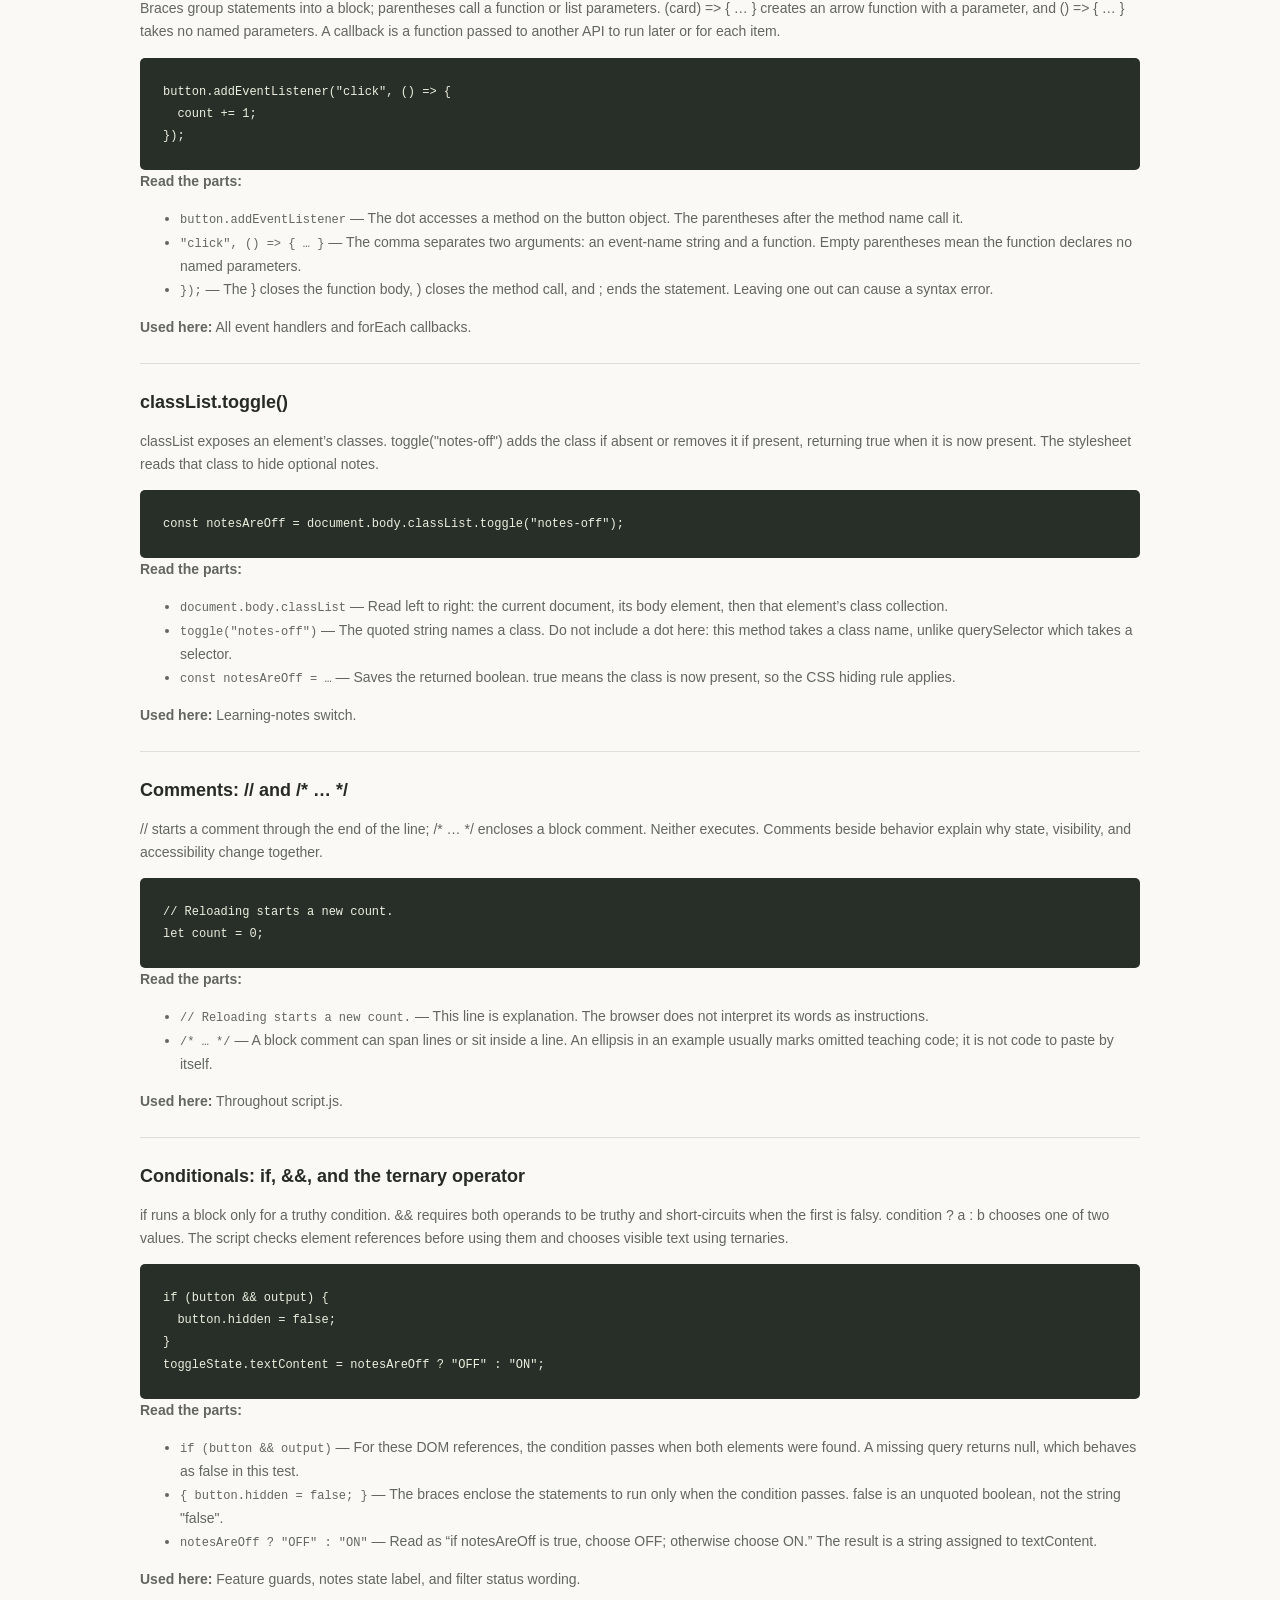
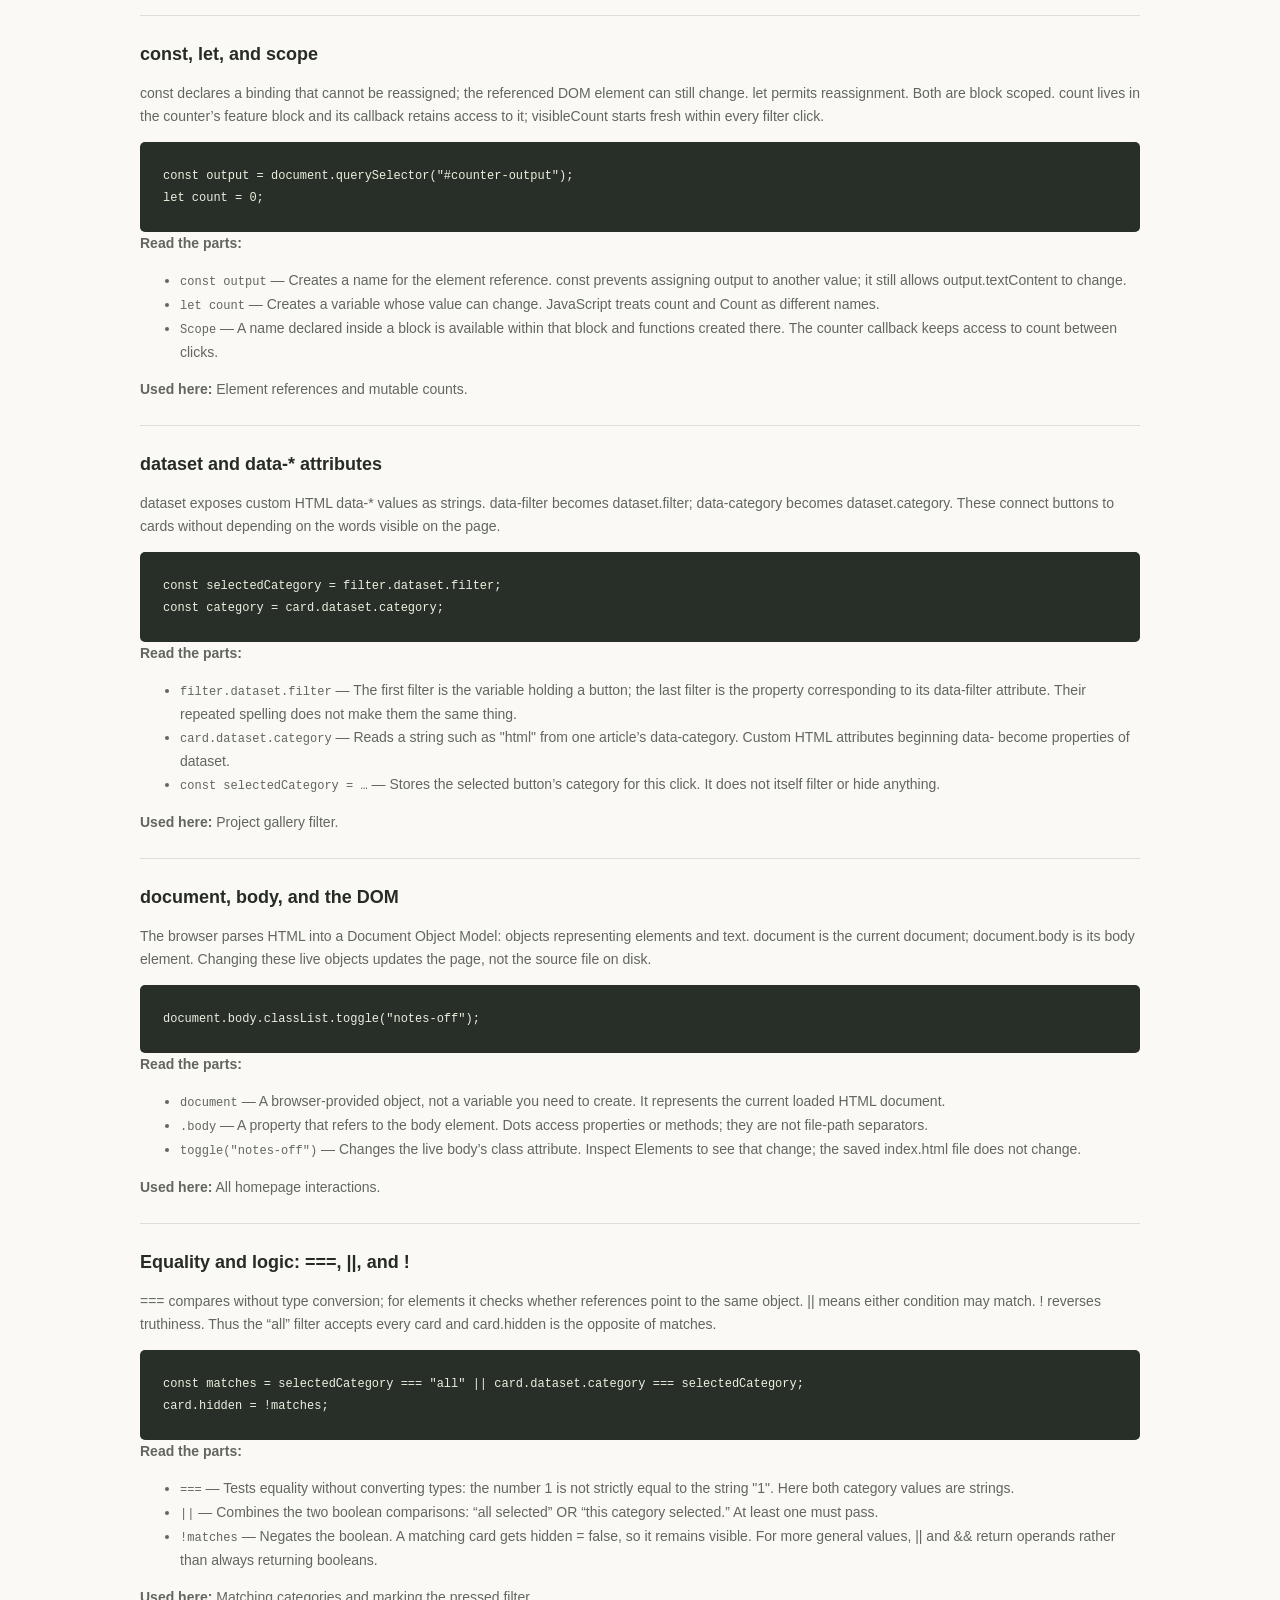
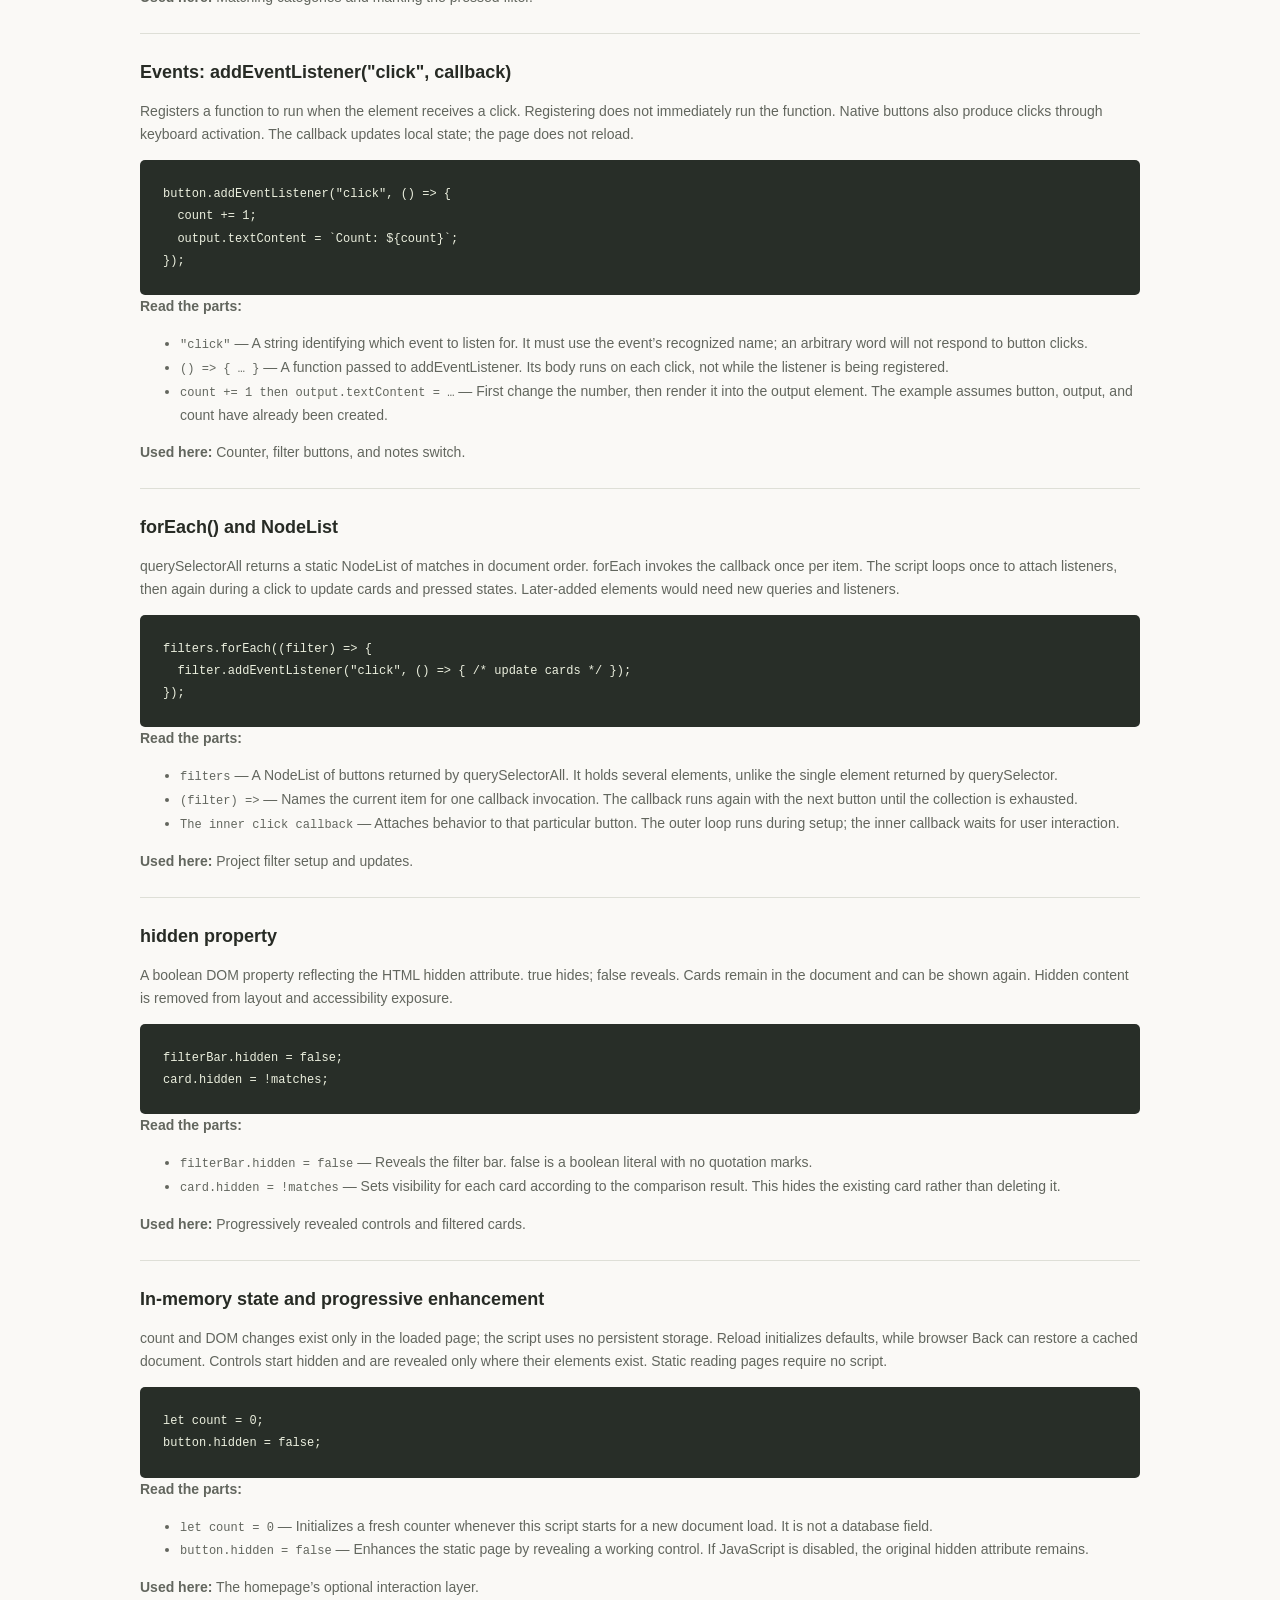
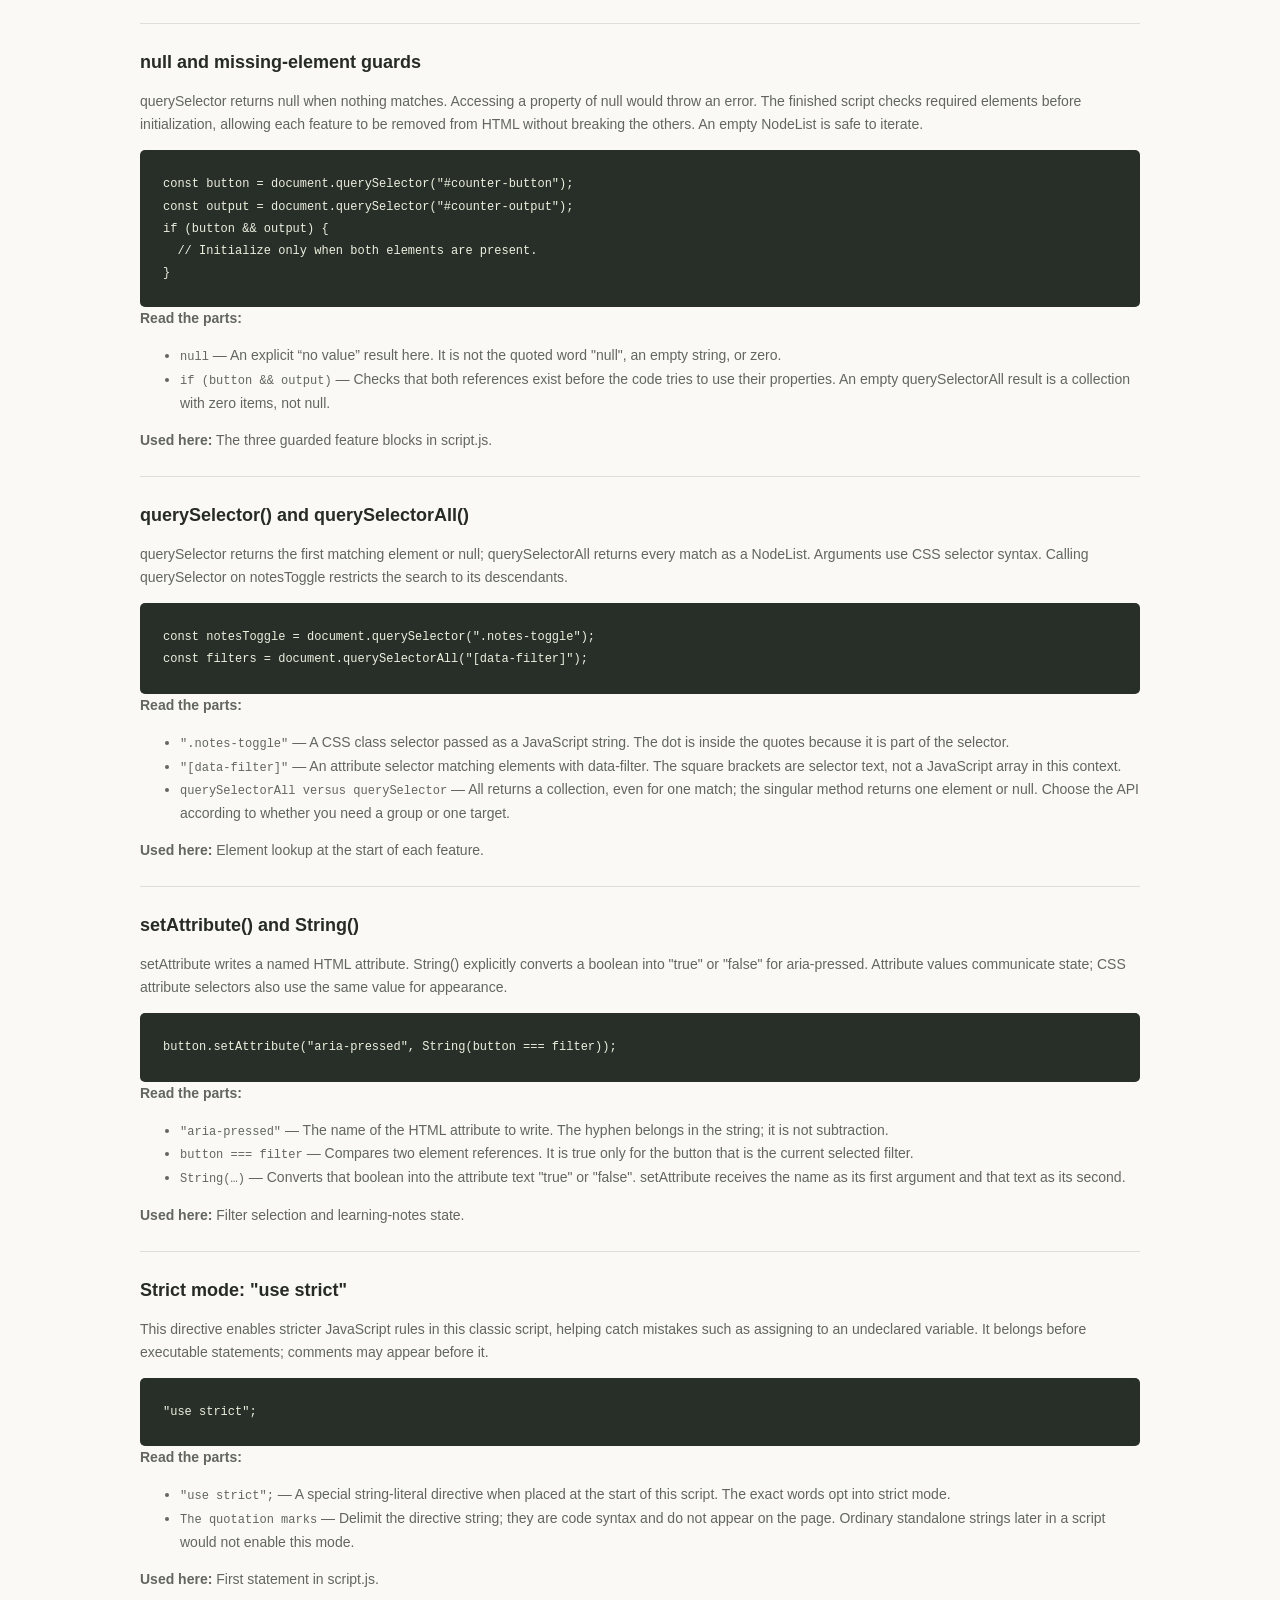
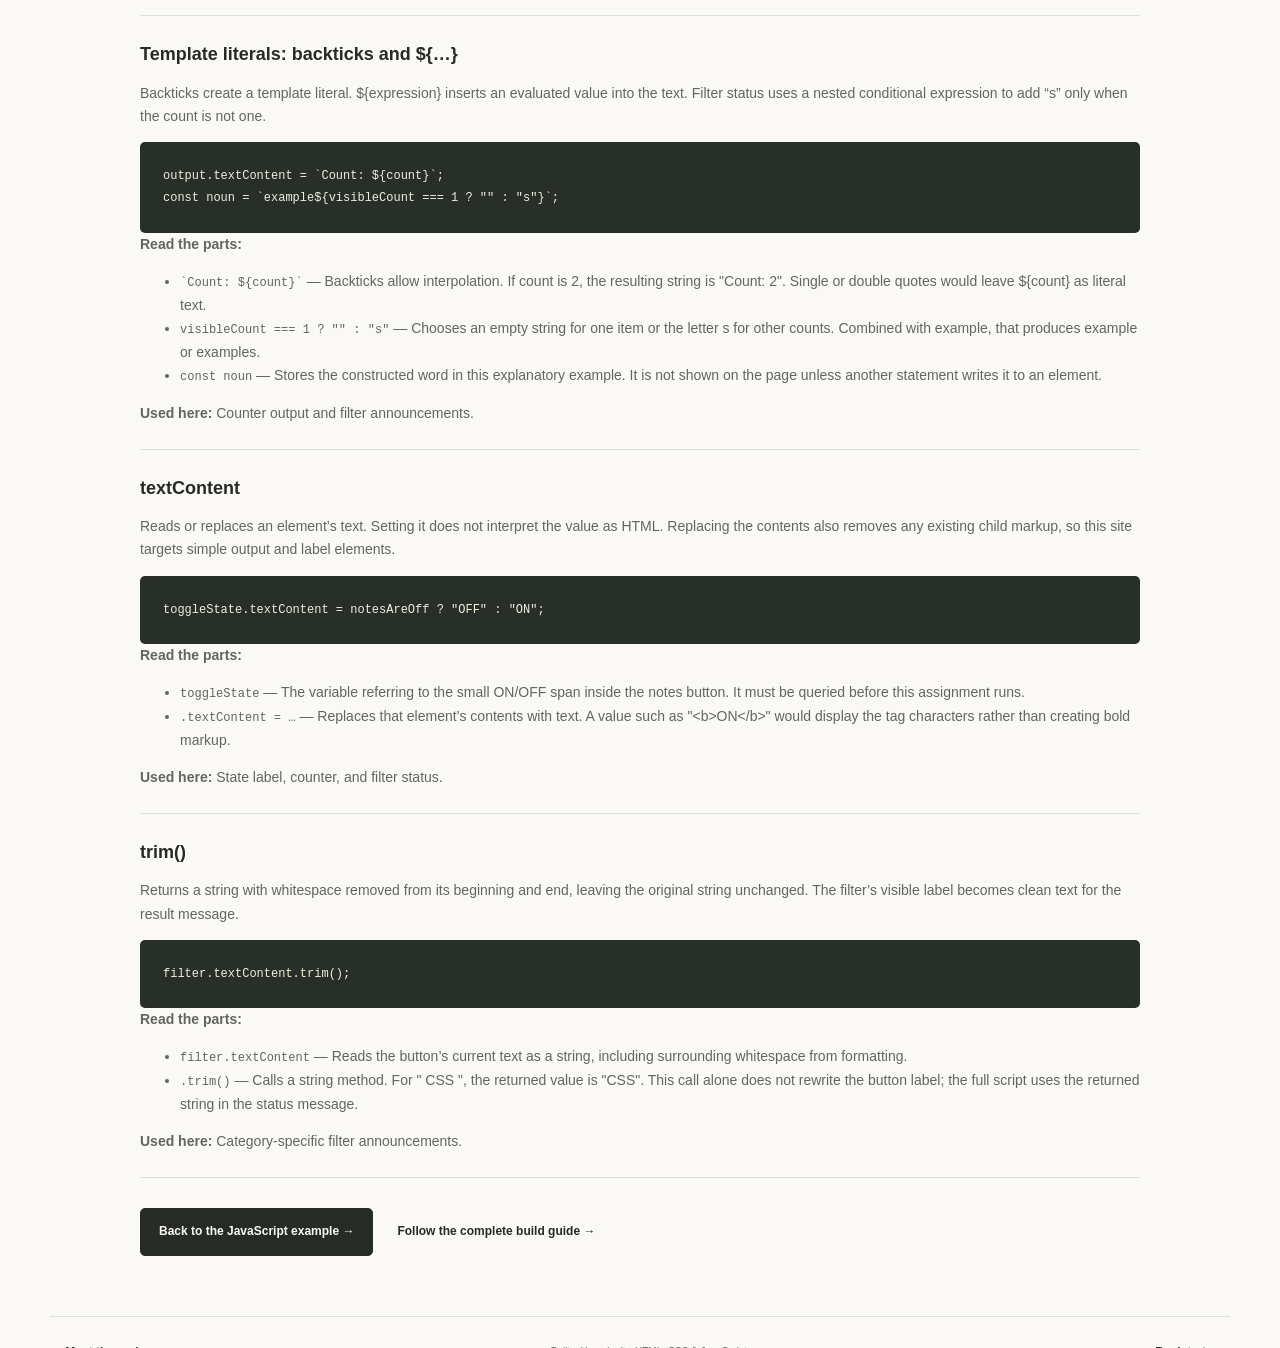
<file: javascript-glossary.html>
<!DOCTYPE html>
<!-- Every lesson is a complete document; relative links work locally and on a static host. -->
<html lang="en">
<head>
  <meta charset="UTF-8">
  <meta name="viewport" content="width=device-width, initial-scale=1.0">
  <meta name="description" content="Look up the JavaScript features used in this website. Each entry explains the syntax, shows an example, and points to its role in the finished page.">
  <title>JavaScript, decoded. — Portfolio, explained</title>
  <!-- Reuse the original theme. Reading and navigation need no JavaScript. -->
  <link rel="stylesheet" href="styles.css">
</head>
<body>
  <a class="skip-link" href="#main">Skip to content</a>
  <header class="site-header">
    <a class="wordmark" href="index.html"><span class="logo-mark" aria-hidden="true">p<span>.</span></span> portfolio<span class="wordmark-light"> / explained</span></a>
    <nav aria-label="Learning navigation"><a href="index.html#workbench">Examples</a><a href="tutorial.html">Build guide</a><a href="#reference-nav">Glossaries</a></nav>
  </header>
  <main id="main" class="section-wrap guide-main">
    <div class="guide-heading"><p class="eyebrow">THE LANGUAGE DICTIONARY</p><h1>JavaScript, decoded.</h1><p class="hero-description">Look up the JavaScript features used in this website. Each entry explains the syntax, shows an example, and points to its role in the finished page.</p><a class="text-link" href="index.html">← Back to the portfolio</a></div>
    <!-- A named navigation landmark groups related reference documents. -->
    <nav class="reference-nav" id="reference-nav" aria-label="Language references">
      <a href="html-glossary.html">HTML dictionary</a>
      <a href="css-glossary.html">CSS dictionary</a>
      <a href="javascript-glossary.html" aria-current="page">JavaScript dictionary</a>
    </nav>
    <p class="reference-intro">Read alphabetically or jump to a term. Related properties and attributes share an entry. These are the features used by this site, not every feature in the language. <a class="text-link" href="index.html#lesson-js">Try the JavaScript example →</a></p>
    <aside class="edit-instructions" aria-labelledby="reading-syntax"><h2 id="reading-syntax">Read a JavaScript statement from left to right</h2><pre tabindex="0" aria-label="Syntax example"><code>const button = document.querySelector(&quot;#counter-button&quot;);</code></pre><ol class="syntax-parts"><li>const declares a name; button is the name chosen by the author. = assigns the value produced by the expression on its right. The final semicolon ends the statement.</li><li>document is supplied by the browser. The dot accesses its querySelector method. Parentheses call the method; the text between them is its argument.</li><li>&quot;#counter-button&quot; is a string: quoted text. # belongs to the CSS selector inside that string. By contrast, button without quotes is a variable reference. Numbers such as 0 and booleans such as false are different value types.</li><li>These examples use the homepage’s existing elements and variables. A fragment may need earlier declarations or an event callback; do not paste every dictionary example into one script. For complete working code, use steps 9 and 10 of the guide.</li></ol></aside>
    <nav class="topic-index" aria-label="JavaScript terms"><a href="#assignment">Assignment and increment: = and +=</a><a href="#blocks">Blocks, calls, and arrow functions</a><a href="#classlist">classList.toggle()</a><a href="#comments">Comments: // and /* … */</a><a href="#conditionals">Conditionals: if, &amp;&amp;, and the ternary operator</a><a href="#const-let">const, let, and scope</a><a href="#dataset">dataset and data-* attributes</a><a href="#dom">document, body, and the DOM</a><a href="#equality">Equality and logic: ===, ||, and !</a><a href="#events">Events: addEventListener(&quot;click&quot;, callback)</a><a href="#foreach">forEach() and NodeList</a><a href="#hidden">hidden property</a><a href="#lifetime">In-memory state and progressive enhancement</a><a href="#null">null and missing-element guards</a><a href="#query">querySelector() and querySelectorAll()</a><a href="#attributes">setAttribute() and String()</a><a href="#strict">Strict mode: &quot;use strict&quot;</a><a href="#templates">Template literals: backticks and ${…}</a><a href="#text">textContent</a><a href="#trim">trim()</a></nav>
    <!-- dl is a native description list: dt names the feature and dd defines it. -->
    <dl class="glossary"><div class="glossary-entry" id="assignment"><dt>Assignment and increment: = and +=</dt><dd><p>= assigns a value; it does not compare two values. count += 1 is shorthand for count = count + 1. visibleCount uses the same operation for each card that matches a filter.</p><pre tabindex="0" aria-label="Code example"><code>let count = 0;
count += 1;</code></pre>
<!-- Break down this example without requiring the reader to know its punctuation. -->
<p><strong>Read the parts:</strong></p><ul class="syntax-parts"><li><code>let count = 0;</code> — let declares a variable, count names it, = assigns a value, and 0 is a number. The semicolon ends the statement.</li><li><code>count += 1;</code> — Reads the current number, adds one, and stores the result back in count. After these two lines, count is 1; the page changes only when code writes that value into the DOM.</li></ul><p><strong>Used here:</strong> Counter and filter result count.</p></dd></div>
<div class="glossary-entry" id="blocks"><dt>Blocks, calls, and arrow functions</dt><dd><p>Braces group statements into a block; parentheses call a function or list parameters. (card) =&gt; { … } creates an arrow function with a parameter, and () =&gt; { … } takes no named parameters. A callback is a function passed to another API to run later or for each item.</p><pre tabindex="0" aria-label="Code example"><code>button.addEventListener(&quot;click&quot;, () =&gt; {
  count += 1;
});</code></pre>
<!-- Break down this example without requiring the reader to know its punctuation. -->
<p><strong>Read the parts:</strong></p><ul class="syntax-parts"><li><code>button.addEventListener</code> — The dot accesses a method on the button object. The parentheses after the method name call it.</li><li><code>&quot;click&quot;, () =&gt; { … }</code> — The comma separates two arguments: an event-name string and a function. Empty parentheses mean the function declares no named parameters.</li><li><code>});</code> — The } closes the function body, ) closes the method call, and ; ends the statement. Leaving one out can cause a syntax error.</li></ul><p><strong>Used here:</strong> All event handlers and forEach callbacks.</p></dd></div>
<div class="glossary-entry" id="classlist"><dt>classList.toggle()</dt><dd><p>classList exposes an element’s classes. toggle(&quot;notes-off&quot;) adds the class if absent or removes it if present, returning true when it is now present. The stylesheet reads that class to hide optional notes.</p><pre tabindex="0" aria-label="Code example"><code>const notesAreOff = document.body.classList.toggle(&quot;notes-off&quot;);</code></pre>
<!-- Break down this example without requiring the reader to know its punctuation. -->
<p><strong>Read the parts:</strong></p><ul class="syntax-parts"><li><code>document.body.classList</code> — Read left to right: the current document, its body element, then that element’s class collection.</li><li><code>toggle(&quot;notes-off&quot;)</code> — The quoted string names a class. Do not include a dot here: this method takes a class name, unlike querySelector which takes a selector.</li><li><code>const notesAreOff = …</code> — Saves the returned boolean. true means the class is now present, so the CSS hiding rule applies.</li></ul><p><strong>Used here:</strong> Learning-notes switch.</p></dd></div>
<div class="glossary-entry" id="comments"><dt>Comments: // and /* … */</dt><dd><p>// starts a comment through the end of the line; /* … */ encloses a block comment. Neither executes. Comments beside behavior explain why state, visibility, and accessibility change together.</p><pre tabindex="0" aria-label="Code example"><code>// Reloading starts a new count.
let count = 0;</code></pre>
<!-- Break down this example without requiring the reader to know its punctuation. -->
<p><strong>Read the parts:</strong></p><ul class="syntax-parts"><li><code>// Reloading starts a new count.</code> — This line is explanation. The browser does not interpret its words as instructions.</li><li><code>/* … */</code> — A block comment can span lines or sit inside a line. An ellipsis in an example usually marks omitted teaching code; it is not code to paste by itself.</li></ul><p><strong>Used here:</strong> Throughout script.js.</p></dd></div>
<div class="glossary-entry" id="conditionals"><dt>Conditionals: if, &amp;&amp;, and the ternary operator</dt><dd><p>if runs a block only for a truthy condition. &amp;&amp; requires both operands to be truthy and short-circuits when the first is falsy. condition ? a : b chooses one of two values. The script checks element references before using them and chooses visible text using ternaries.</p><pre tabindex="0" aria-label="Code example"><code>if (button &amp;&amp; output) {
  button.hidden = false;
}
toggleState.textContent = notesAreOff ? &quot;OFF&quot; : &quot;ON&quot;;</code></pre>
<!-- Break down this example without requiring the reader to know its punctuation. -->
<p><strong>Read the parts:</strong></p><ul class="syntax-parts"><li><code>if (button &amp;&amp; output)</code> — For these DOM references, the condition passes when both elements were found. A missing query returns null, which behaves as false in this test.</li><li><code>{ button.hidden = false; }</code> — The braces enclose the statements to run only when the condition passes. false is an unquoted boolean, not the string &quot;false&quot;.</li><li><code>notesAreOff ? &quot;OFF&quot; : &quot;ON&quot;</code> — Read as “if notesAreOff is true, choose OFF; otherwise choose ON.” The result is a string assigned to textContent.</li></ul><p><strong>Used here:</strong> Feature guards, notes state label, and filter status wording.</p></dd></div>
<div class="glossary-entry" id="const-let"><dt>const, let, and scope</dt><dd><p>const declares a binding that cannot be reassigned; the referenced DOM element can still change. let permits reassignment. Both are block scoped. count lives in the counter’s feature block and its callback retains access to it; visibleCount starts fresh within every filter click.</p><pre tabindex="0" aria-label="Code example"><code>const output = document.querySelector(&quot;#counter-output&quot;);
let count = 0;</code></pre>
<!-- Break down this example without requiring the reader to know its punctuation. -->
<p><strong>Read the parts:</strong></p><ul class="syntax-parts"><li><code>const output</code> — Creates a name for the element reference. const prevents assigning output to another value; it still allows output.textContent to change.</li><li><code>let count</code> — Creates a variable whose value can change. JavaScript treats count and Count as different names.</li><li><code>Scope</code> — A name declared inside a block is available within that block and functions created there. The counter callback keeps access to count between clicks.</li></ul><p><strong>Used here:</strong> Element references and mutable counts.</p></dd></div>
<div class="glossary-entry" id="dataset"><dt>dataset and data-* attributes</dt><dd><p>dataset exposes custom HTML data-* values as strings. data-filter becomes dataset.filter; data-category becomes dataset.category. These connect buttons to cards without depending on the words visible on the page.</p><pre tabindex="0" aria-label="Code example"><code>const selectedCategory = filter.dataset.filter;
const category = card.dataset.category;</code></pre>
<!-- Break down this example without requiring the reader to know its punctuation. -->
<p><strong>Read the parts:</strong></p><ul class="syntax-parts"><li><code>filter.dataset.filter</code> — The first filter is the variable holding a button; the last filter is the property corresponding to its data-filter attribute. Their repeated spelling does not make them the same thing.</li><li><code>card.dataset.category</code> — Reads a string such as &quot;html&quot; from one article’s data-category. Custom HTML attributes beginning data- become properties of dataset.</li><li><code>const selectedCategory = …</code> — Stores the selected button’s category for this click. It does not itself filter or hide anything.</li></ul><p><strong>Used here:</strong> Project gallery filter.</p></dd></div>
<div class="glossary-entry" id="dom"><dt>document, body, and the DOM</dt><dd><p>The browser parses HTML into a Document Object Model: objects representing elements and text. document is the current document; document.body is its body element. Changing these live objects updates the page, not the source file on disk.</p><pre tabindex="0" aria-label="Code example"><code>document.body.classList.toggle(&quot;notes-off&quot;);</code></pre>
<!-- Break down this example without requiring the reader to know its punctuation. -->
<p><strong>Read the parts:</strong></p><ul class="syntax-parts"><li><code>document</code> — A browser-provided object, not a variable you need to create. It represents the current loaded HTML document.</li><li><code>.body</code> — A property that refers to the body element. Dots access properties or methods; they are not file-path separators.</li><li><code>toggle(&quot;notes-off&quot;)</code> — Changes the live body’s class attribute. Inspect Elements to see that change; the saved index.html file does not change.</li></ul><p><strong>Used here:</strong> All homepage interactions.</p></dd></div>
<div class="glossary-entry" id="equality"><dt>Equality and logic: ===, ||, and !</dt><dd><p>=== compares without type conversion; for elements it checks whether references point to the same object. || means either condition may match. ! reverses truthiness. Thus the “all” filter accepts every card and card.hidden is the opposite of matches.</p><pre tabindex="0" aria-label="Code example"><code>const matches = selectedCategory === &quot;all&quot; || card.dataset.category === selectedCategory;
card.hidden = !matches;</code></pre>
<!-- Break down this example without requiring the reader to know its punctuation. -->
<p><strong>Read the parts:</strong></p><ul class="syntax-parts"><li><code>===</code> — Tests equality without converting types: the number 1 is not strictly equal to the string &quot;1&quot;. Here both category values are strings.</li><li><code>||</code> — Combines the two boolean comparisons: “all selected” OR “this category selected.” At least one must pass.</li><li><code>!matches</code> — Negates the boolean. A matching card gets hidden = false, so it remains visible. For more general values, || and &amp;&amp; return operands rather than always returning booleans.</li></ul><p><strong>Used here:</strong> Matching categories and marking the pressed filter.</p></dd></div>
<div class="glossary-entry" id="events"><dt>Events: addEventListener(&quot;click&quot;, callback)</dt><dd><p>Registers a function to run when the element receives a click. Registering does not immediately run the function. Native buttons also produce clicks through keyboard activation. The callback updates local state; the page does not reload.</p><pre tabindex="0" aria-label="Code example"><code>button.addEventListener(&quot;click&quot;, () =&gt; {
  count += 1;
  output.textContent = `Count: ${count}`;
});</code></pre>
<!-- Break down this example without requiring the reader to know its punctuation. -->
<p><strong>Read the parts:</strong></p><ul class="syntax-parts"><li><code>&quot;click&quot;</code> — A string identifying which event to listen for. It must use the event’s recognized name; an arbitrary word will not respond to button clicks.</li><li><code>() =&gt; { … }</code> — A function passed to addEventListener. Its body runs on each click, not while the listener is being registered.</li><li><code>count += 1 then output.textContent = …</code> — First change the number, then render it into the output element. The example assumes button, output, and count have already been created.</li></ul><p><strong>Used here:</strong> Counter, filter buttons, and notes switch.</p></dd></div>
<div class="glossary-entry" id="foreach"><dt>forEach() and NodeList</dt><dd><p>querySelectorAll returns a static NodeList of matches in document order. forEach invokes the callback once per item. The script loops once to attach listeners, then again during a click to update cards and pressed states. Later-added elements would need new queries and listeners.</p><pre tabindex="0" aria-label="Code example"><code>filters.forEach((filter) =&gt; {
  filter.addEventListener(&quot;click&quot;, () =&gt; { /* update cards */ });
});</code></pre>
<!-- Break down this example without requiring the reader to know its punctuation. -->
<p><strong>Read the parts:</strong></p><ul class="syntax-parts"><li><code>filters</code> — A NodeList of buttons returned by querySelectorAll. It holds several elements, unlike the single element returned by querySelector.</li><li><code>(filter) =&gt;</code> — Names the current item for one callback invocation. The callback runs again with the next button until the collection is exhausted.</li><li><code>The inner click callback</code> — Attaches behavior to that particular button. The outer loop runs during setup; the inner callback waits for user interaction.</li></ul><p><strong>Used here:</strong> Project filter setup and updates.</p></dd></div>
<div class="glossary-entry" id="hidden"><dt>hidden property</dt><dd><p>A boolean DOM property reflecting the HTML hidden attribute. true hides; false reveals. Cards remain in the document and can be shown again. Hidden content is removed from layout and accessibility exposure.</p><pre tabindex="0" aria-label="Code example"><code>filterBar.hidden = false;
card.hidden = !matches;</code></pre>
<!-- Break down this example without requiring the reader to know its punctuation. -->
<p><strong>Read the parts:</strong></p><ul class="syntax-parts"><li><code>filterBar.hidden = false</code> — Reveals the filter bar. false is a boolean literal with no quotation marks.</li><li><code>card.hidden = !matches</code> — Sets visibility for each card according to the comparison result. This hides the existing card rather than deleting it.</li></ul><p><strong>Used here:</strong> Progressively revealed controls and filtered cards.</p></dd></div>
<div class="glossary-entry" id="lifetime"><dt>In-memory state and progressive enhancement</dt><dd><p>count and DOM changes exist only in the loaded page; the script uses no persistent storage. Reload initializes defaults, while browser Back can restore a cached document. Controls start hidden and are revealed only where their elements exist. Static reading pages require no script.</p><pre tabindex="0" aria-label="Code example"><code>let count = 0;
button.hidden = false;</code></pre>
<!-- Break down this example without requiring the reader to know its punctuation. -->
<p><strong>Read the parts:</strong></p><ul class="syntax-parts"><li><code>let count = 0</code> — Initializes a fresh counter whenever this script starts for a new document load. It is not a database field.</li><li><code>button.hidden = false</code> — Enhances the static page by revealing a working control. If JavaScript is disabled, the original hidden attribute remains.</li></ul><p><strong>Used here:</strong> The homepage’s optional interaction layer.</p></dd></div>
<div class="glossary-entry" id="null"><dt>null and missing-element guards</dt><dd><p>querySelector returns null when nothing matches. Accessing a property of null would throw an error. The finished script checks required elements before initialization, allowing each feature to be removed from HTML without breaking the others. An empty NodeList is safe to iterate.</p><pre tabindex="0" aria-label="Code example"><code>const button = document.querySelector(&quot;#counter-button&quot;);
const output = document.querySelector(&quot;#counter-output&quot;);
if (button &amp;&amp; output) {
  // Initialize only when both elements are present.
}</code></pre>
<!-- Break down this example without requiring the reader to know its punctuation. -->
<p><strong>Read the parts:</strong></p><ul class="syntax-parts"><li><code>null</code> — An explicit “no value” result here. It is not the quoted word &quot;null&quot;, an empty string, or zero.</li><li><code>if (button &amp;&amp; output)</code> — Checks that both references exist before the code tries to use their properties. An empty querySelectorAll result is a collection with zero items, not null.</li></ul><p><strong>Used here:</strong> The three guarded feature blocks in script.js.</p></dd></div>
<div class="glossary-entry" id="query"><dt>querySelector() and querySelectorAll()</dt><dd><p>querySelector returns the first matching element or null; querySelectorAll returns every match as a NodeList. Arguments use CSS selector syntax. Calling querySelector on notesToggle restricts the search to its descendants.</p><pre tabindex="0" aria-label="Code example"><code>const notesToggle = document.querySelector(&quot;.notes-toggle&quot;);
const filters = document.querySelectorAll(&quot;[data-filter]&quot;);</code></pre>
<!-- Break down this example without requiring the reader to know its punctuation. -->
<p><strong>Read the parts:</strong></p><ul class="syntax-parts"><li><code>&quot;.notes-toggle&quot;</code> — A CSS class selector passed as a JavaScript string. The dot is inside the quotes because it is part of the selector.</li><li><code>&quot;[data-filter]&quot;</code> — An attribute selector matching elements with data-filter. The square brackets are selector text, not a JavaScript array in this context.</li><li><code>querySelectorAll versus querySelector</code> — All returns a collection, even for one match; the singular method returns one element or null. Choose the API according to whether you need a group or one target.</li></ul><p><strong>Used here:</strong> Element lookup at the start of each feature.</p></dd></div>
<div class="glossary-entry" id="attributes"><dt>setAttribute() and String()</dt><dd><p>setAttribute writes a named HTML attribute. String() explicitly converts a boolean into &quot;true&quot; or &quot;false&quot; for aria-pressed. Attribute values communicate state; CSS attribute selectors also use the same value for appearance.</p><pre tabindex="0" aria-label="Code example"><code>button.setAttribute(&quot;aria-pressed&quot;, String(button === filter));</code></pre>
<!-- Break down this example without requiring the reader to know its punctuation. -->
<p><strong>Read the parts:</strong></p><ul class="syntax-parts"><li><code>&quot;aria-pressed&quot;</code> — The name of the HTML attribute to write. The hyphen belongs in the string; it is not subtraction.</li><li><code>button === filter</code> — Compares two element references. It is true only for the button that is the current selected filter.</li><li><code>String(…)</code> — Converts that boolean into the attribute text &quot;true&quot; or &quot;false&quot;. setAttribute receives the name as its first argument and that text as its second.</li></ul><p><strong>Used here:</strong> Filter selection and learning-notes state.</p></dd></div>
<div class="glossary-entry" id="strict"><dt>Strict mode: &quot;use strict&quot;</dt><dd><p>This directive enables stricter JavaScript rules in this classic script, helping catch mistakes such as assigning to an undeclared variable. It belongs before executable statements; comments may appear before it.</p><pre tabindex="0" aria-label="Code example"><code>&quot;use strict&quot;;</code></pre>
<!-- Break down this example without requiring the reader to know its punctuation. -->
<p><strong>Read the parts:</strong></p><ul class="syntax-parts"><li><code>&quot;use strict&quot;;</code> — A special string-literal directive when placed at the start of this script. The exact words opt into strict mode.</li><li><code>The quotation marks</code> — Delimit the directive string; they are code syntax and do not appear on the page. Ordinary standalone strings later in a script would not enable this mode.</li></ul><p><strong>Used here:</strong> First statement in script.js.</p></dd></div>
<div class="glossary-entry" id="templates"><dt>Template literals: backticks and ${…}</dt><dd><p>Backticks create a template literal. ${expression} inserts an evaluated value into the text. Filter status uses a nested conditional expression to add “s” only when the count is not one.</p><pre tabindex="0" aria-label="Code example"><code>output.textContent = `Count: ${count}`;
const noun = `example${visibleCount === 1 ? &quot;&quot; : &quot;s&quot;}`;</code></pre>
<!-- Break down this example without requiring the reader to know its punctuation. -->
<p><strong>Read the parts:</strong></p><ul class="syntax-parts"><li><code>`Count: ${count}`</code> — Backticks allow interpolation. If count is 2, the resulting string is &quot;Count: 2&quot;. Single or double quotes would leave ${count} as literal text.</li><li><code>visibleCount === 1 ? &quot;&quot; : &quot;s&quot;</code> — Chooses an empty string for one item or the letter s for other counts. Combined with example, that produces example or examples.</li><li><code>const noun</code> — Stores the constructed word in this explanatory example. It is not shown on the page unless another statement writes it to an element.</li></ul><p><strong>Used here:</strong> Counter output and filter announcements.</p></dd></div>
<div class="glossary-entry" id="text"><dt>textContent</dt><dd><p>Reads or replaces an element’s text. Setting it does not interpret the value as HTML. Replacing the contents also removes any existing child markup, so this site targets simple output and label elements.</p><pre tabindex="0" aria-label="Code example"><code>toggleState.textContent = notesAreOff ? &quot;OFF&quot; : &quot;ON&quot;;</code></pre>
<!-- Break down this example without requiring the reader to know its punctuation. -->
<p><strong>Read the parts:</strong></p><ul class="syntax-parts"><li><code>toggleState</code> — The variable referring to the small ON/OFF span inside the notes button. It must be queried before this assignment runs.</li><li><code>.textContent = …</code> — Replaces that element’s contents with text. A value such as &quot;&lt;b&gt;ON&lt;/b&gt;&quot; would display the tag characters rather than creating bold markup.</li></ul><p><strong>Used here:</strong> State label, counter, and filter status.</p></dd></div>
<div class="glossary-entry" id="trim"><dt>trim()</dt><dd><p>Returns a string with whitespace removed from its beginning and end, leaving the original string unchanged. The filter’s visible label becomes clean text for the result message.</p><pre tabindex="0" aria-label="Code example"><code>filter.textContent.trim();</code></pre>
<!-- Break down this example without requiring the reader to know its punctuation. -->
<p><strong>Read the parts:</strong></p><ul class="syntax-parts"><li><code>filter.textContent</code> — Reads the button’s current text as a string, including surrounding whitespace from formatting.</li><li><code>.trim()</code> — Calls a string method. For &quot;  CSS  &quot;, the returned value is &quot;CSS&quot;. This call alone does not rewrite the button label; the full script uses the returned string in the status message.</li></ul><p><strong>Used here:</strong> Category-specific filter announcements.</p></dd></div></dl>
    <div class="hero-actions"><a class="button button-dark" href="index.html#lesson-js">Back to the JavaScript example →</a><a class="text-link" href="tutorial.html">Follow the complete build guide →</a></div>
  </main>
  <footer class="site-footer section-wrap"><a class="text-link" href="index.html#workbench">← Meet the code</a><p>Built with curiosity, HTML, CSS &amp; JavaScript.</p><a class="text-link" href="#main">Back to top ↑</a></footer>
</body>
</html>
</file>
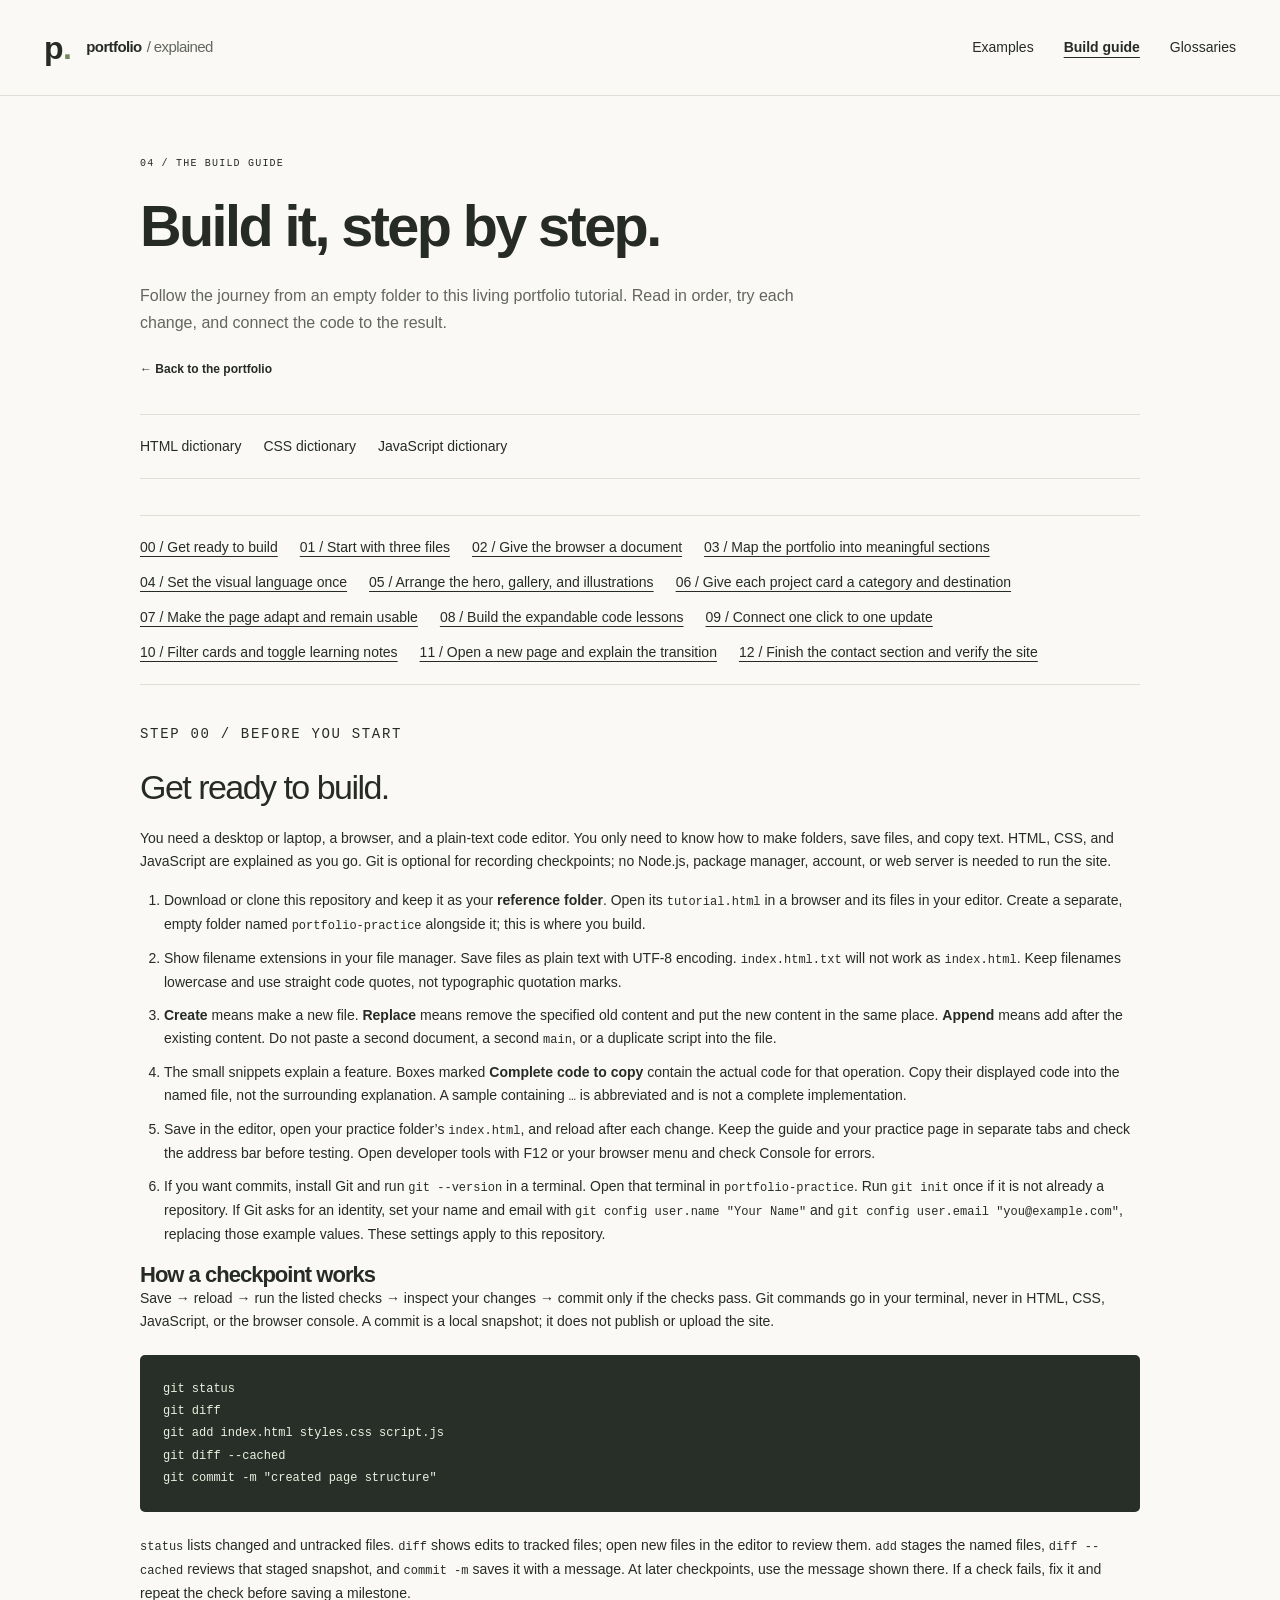
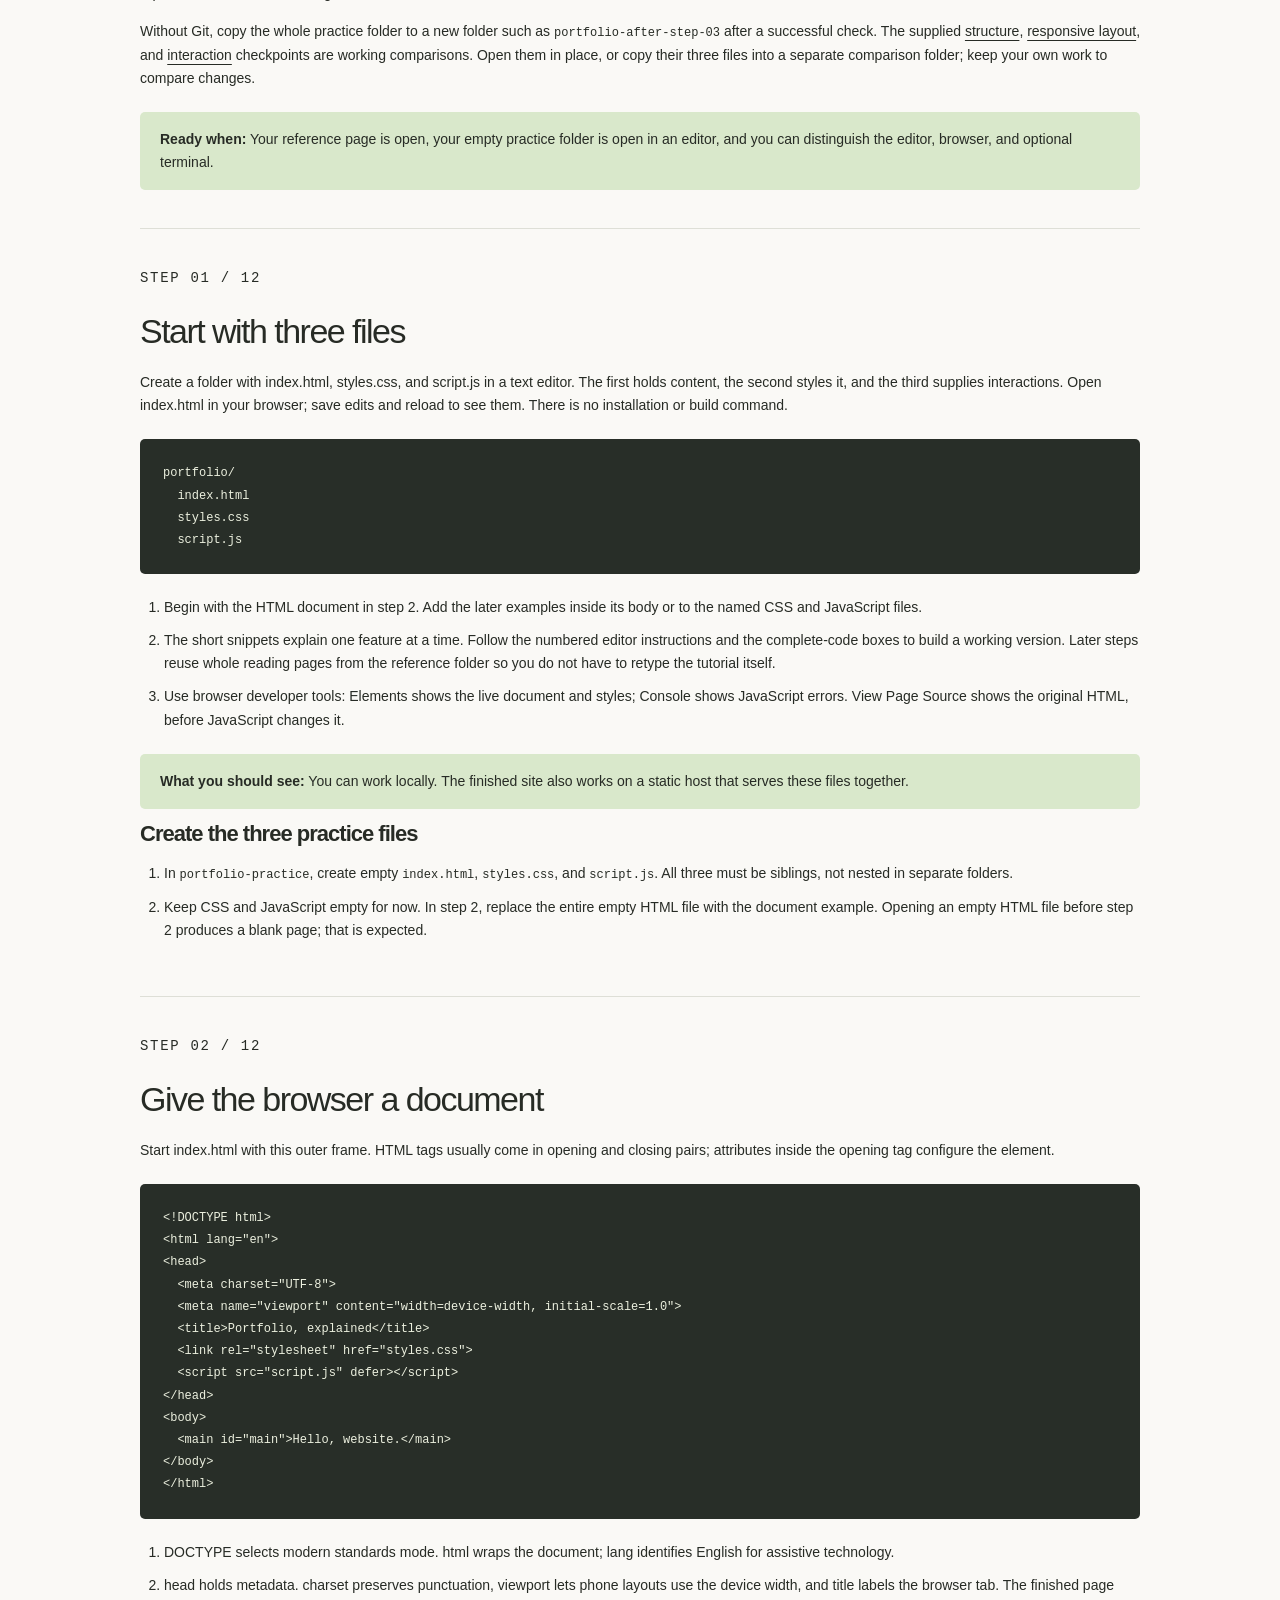
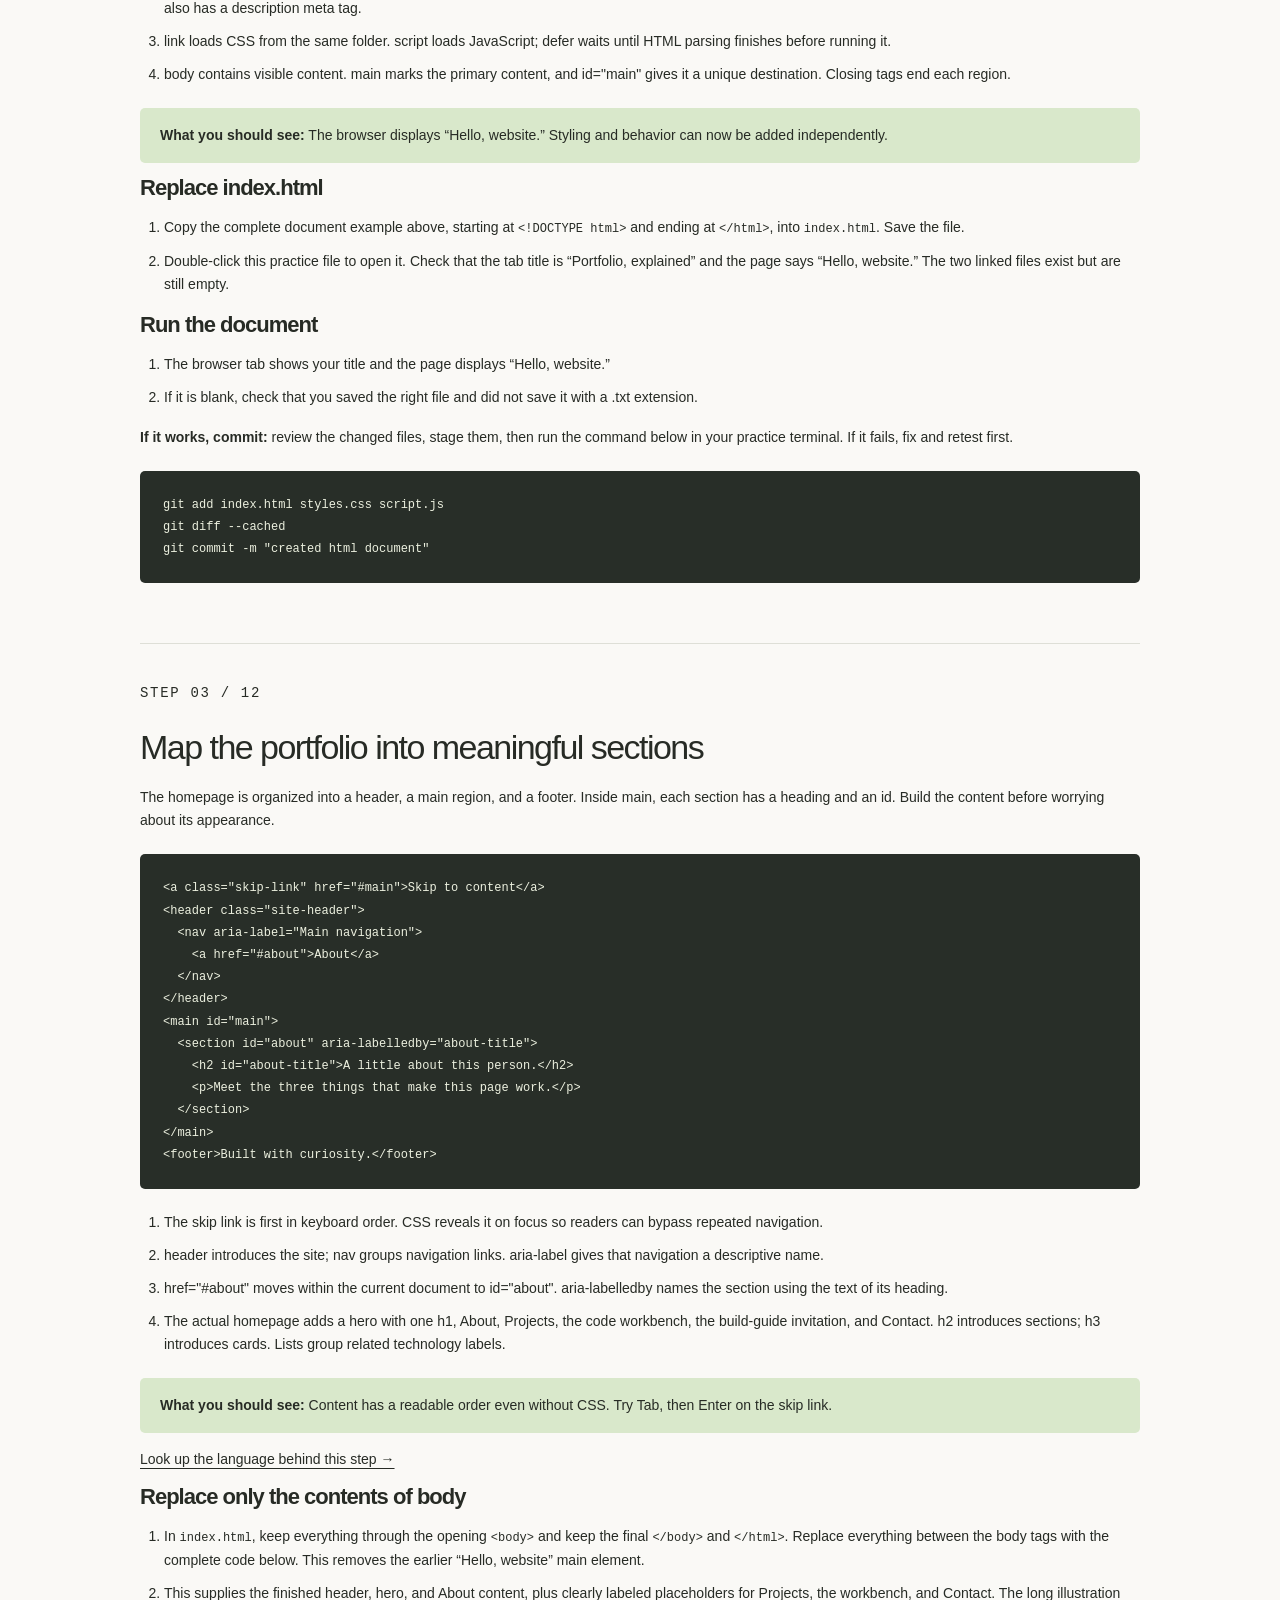
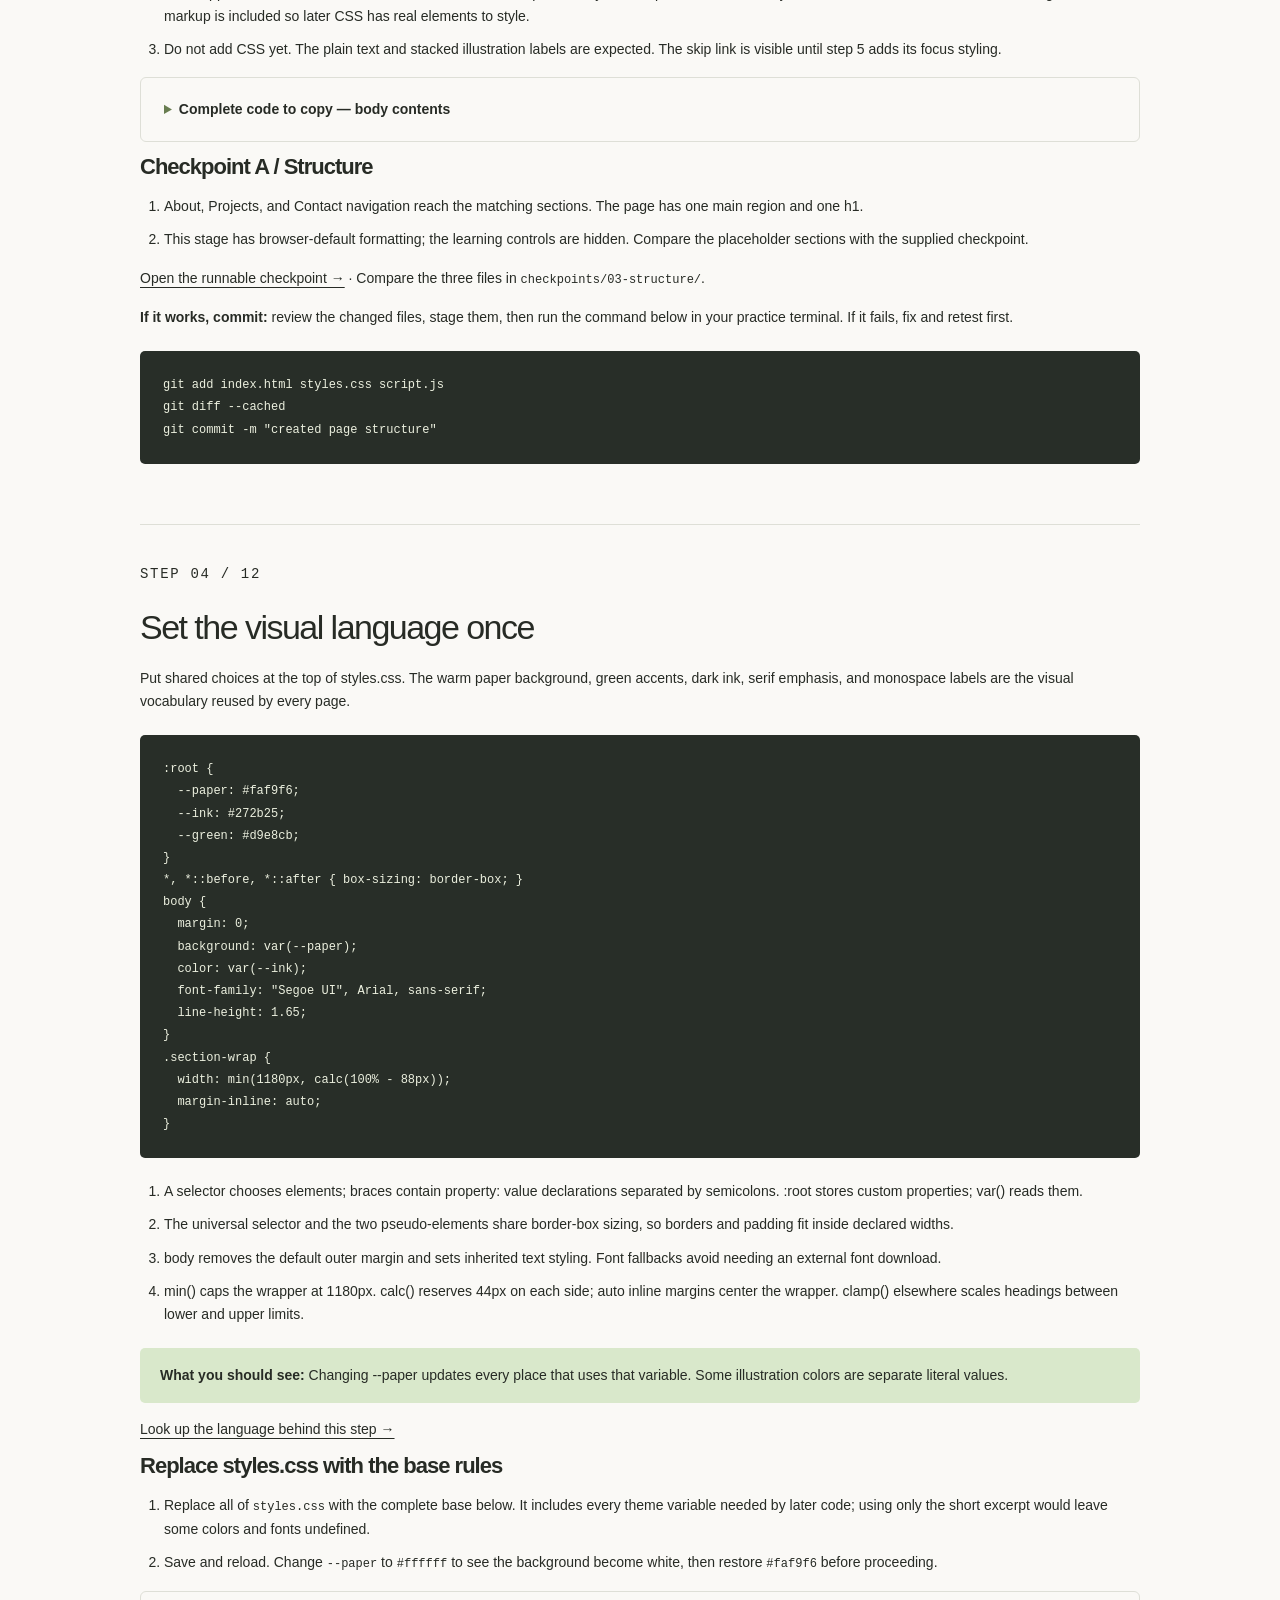
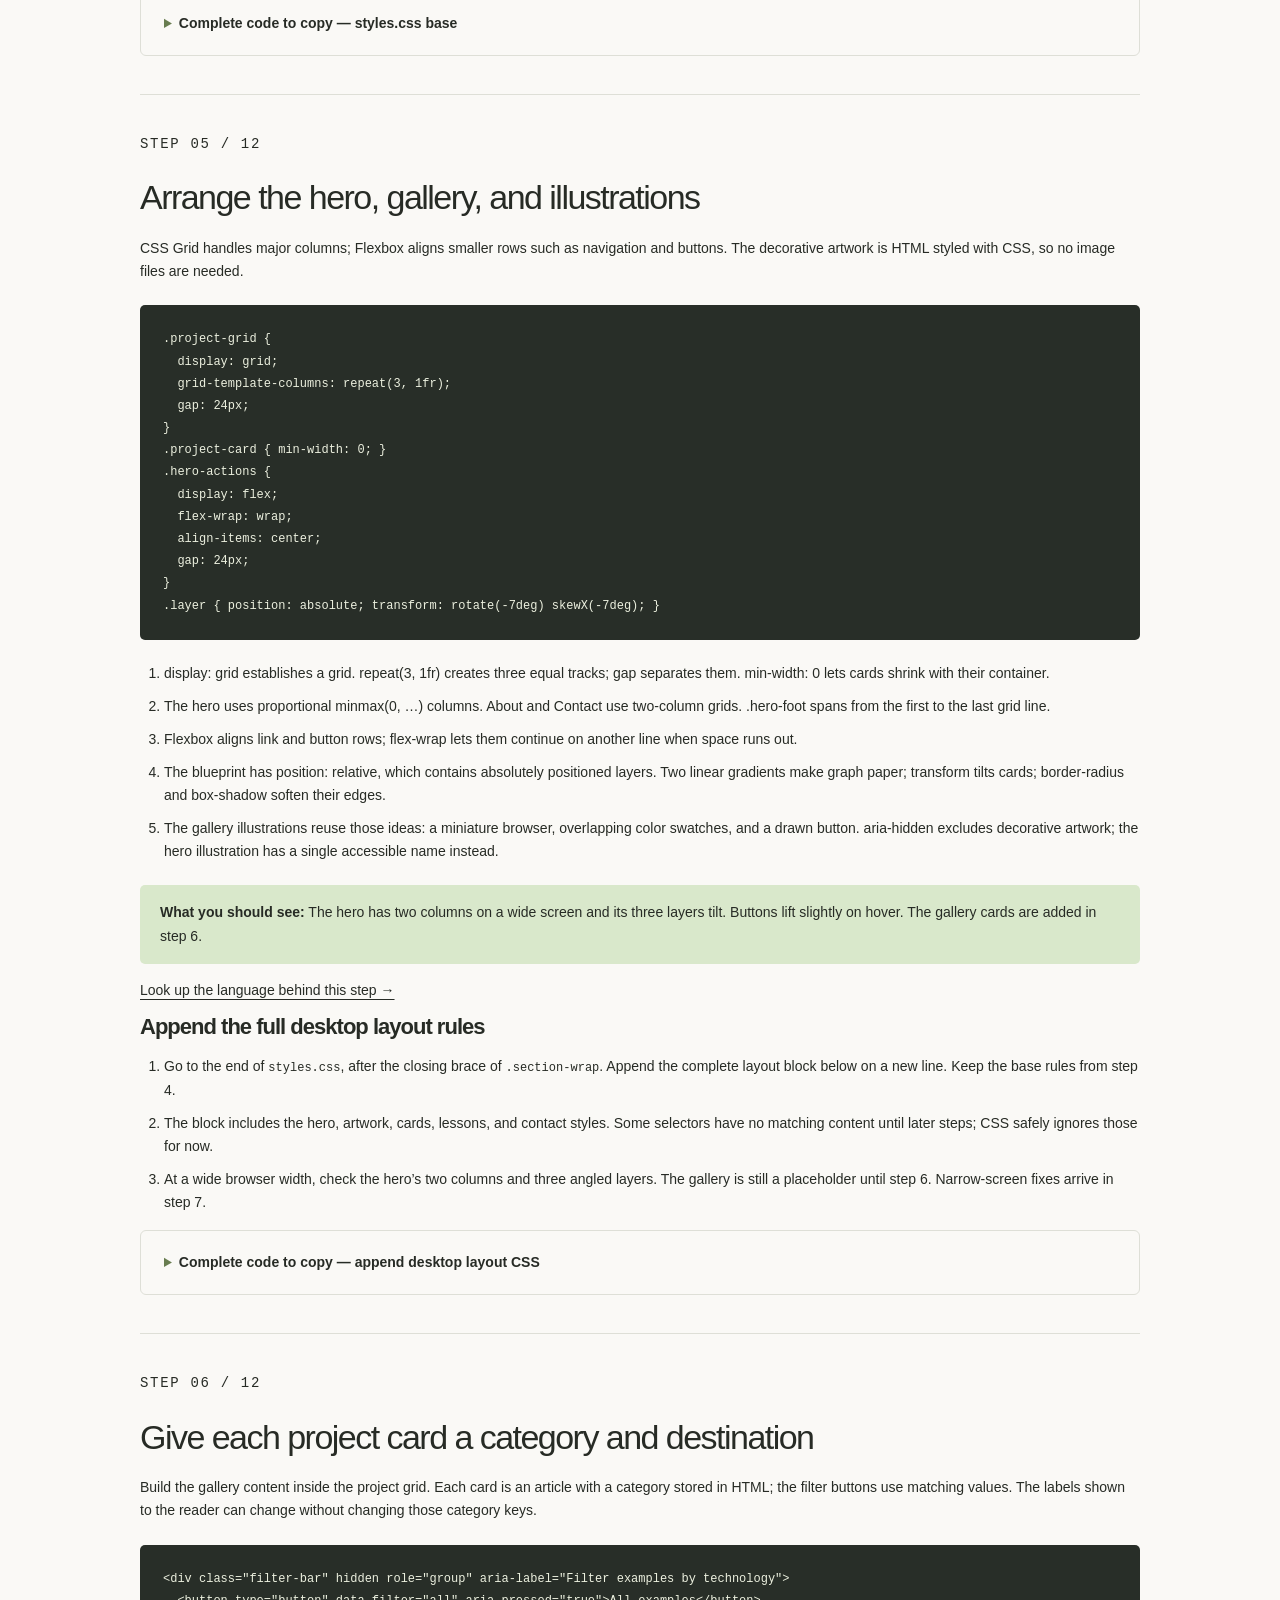
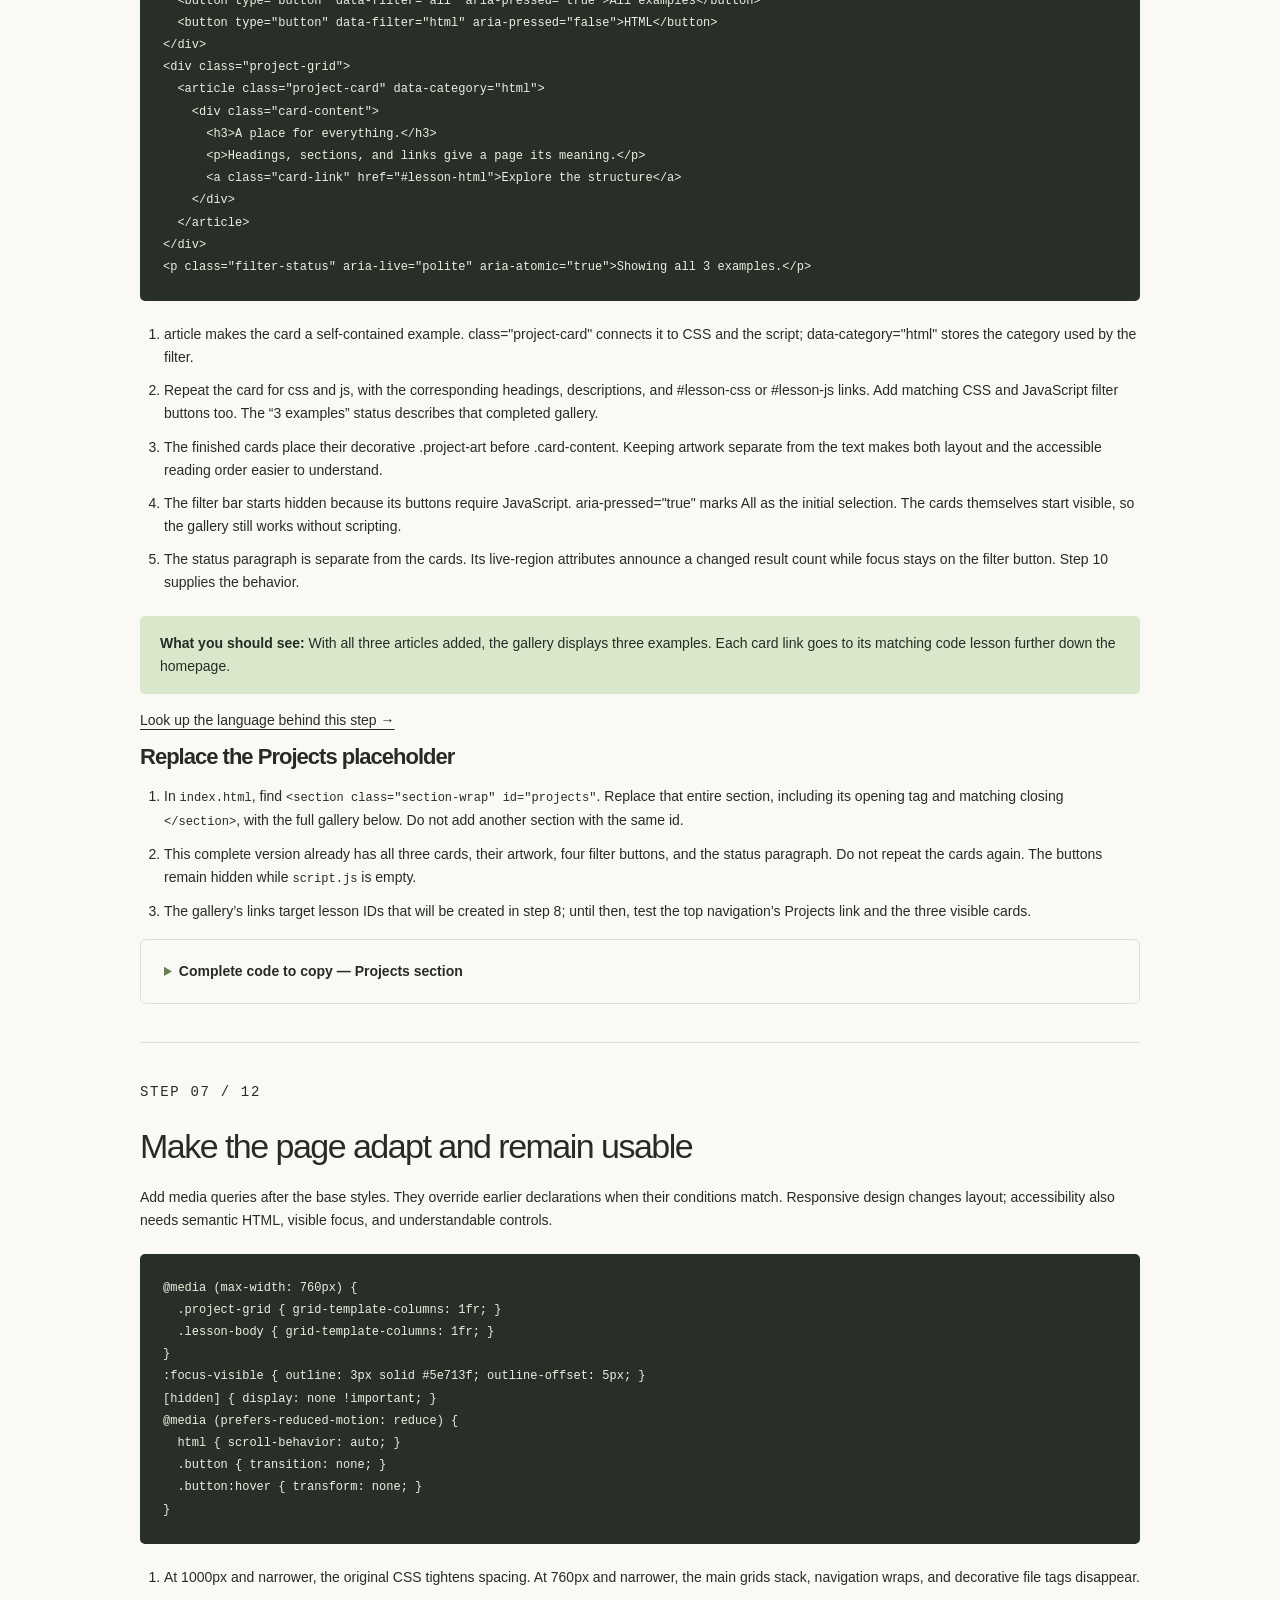
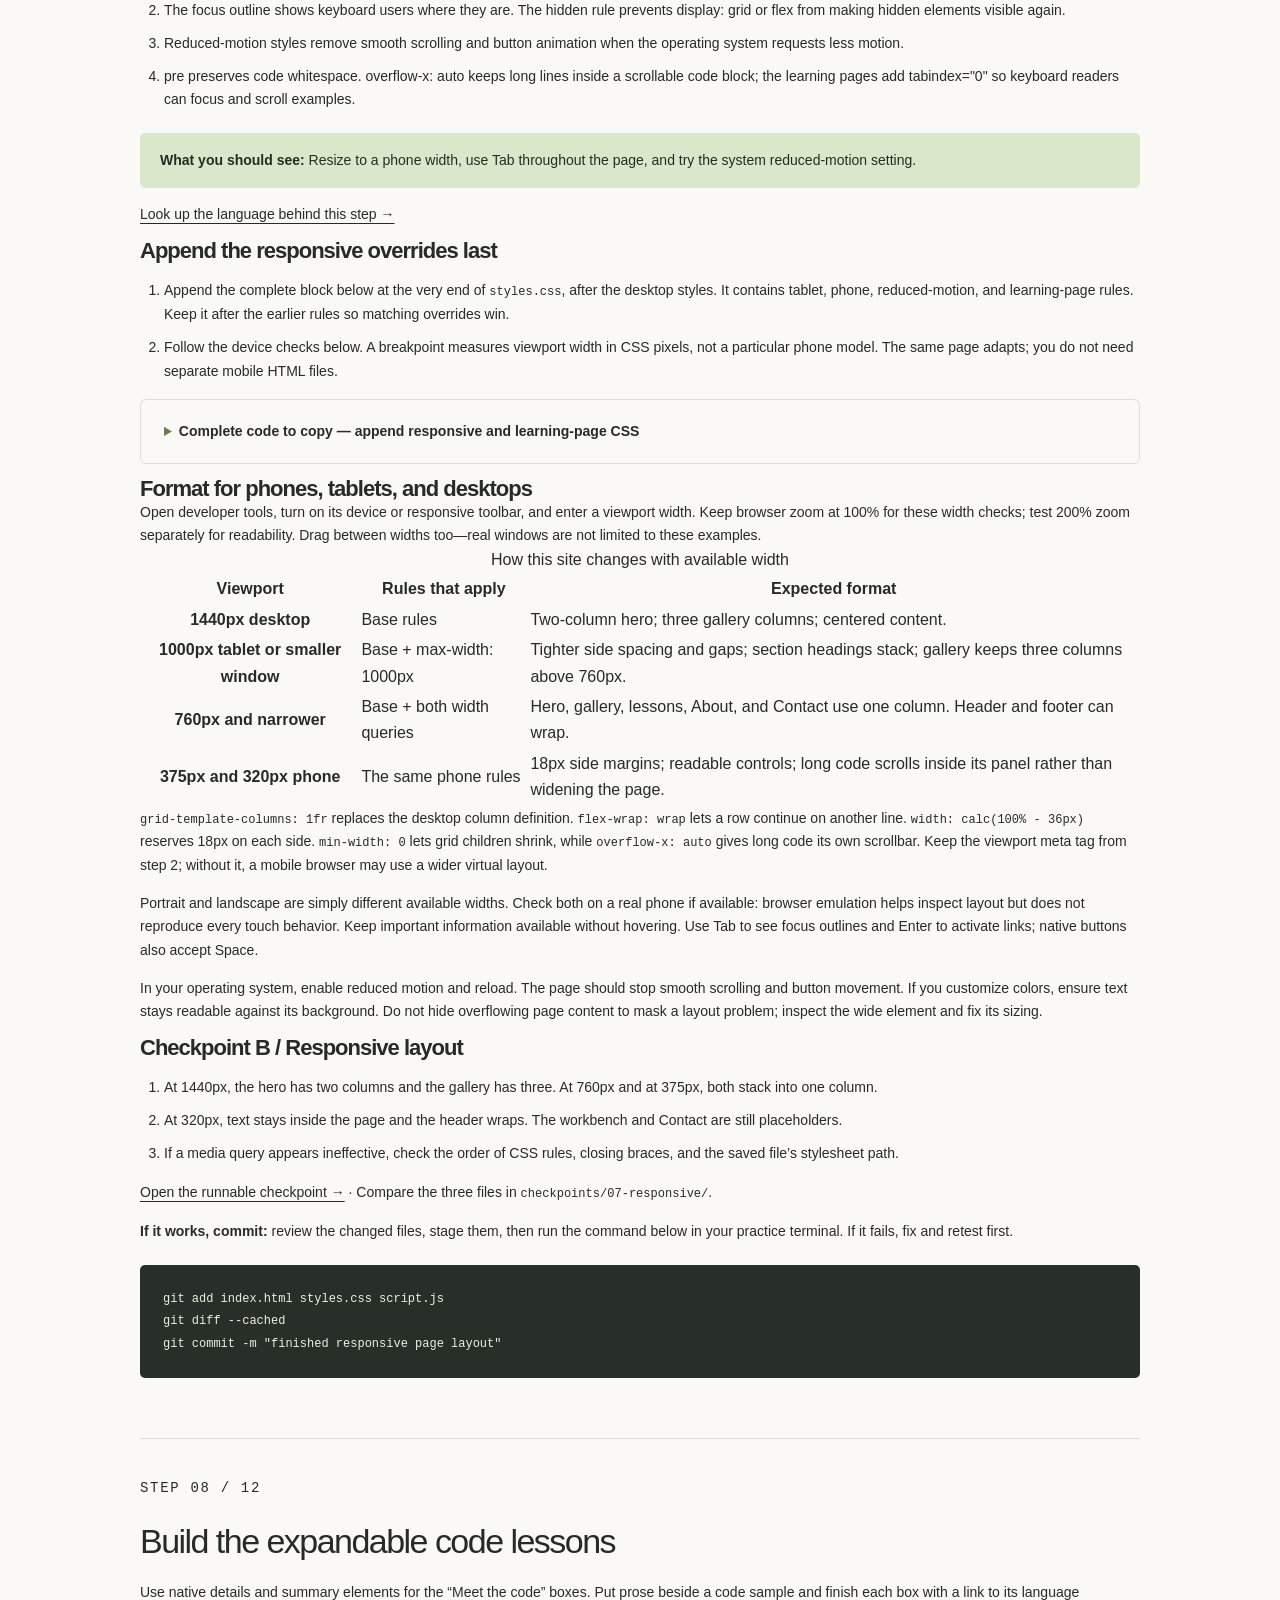
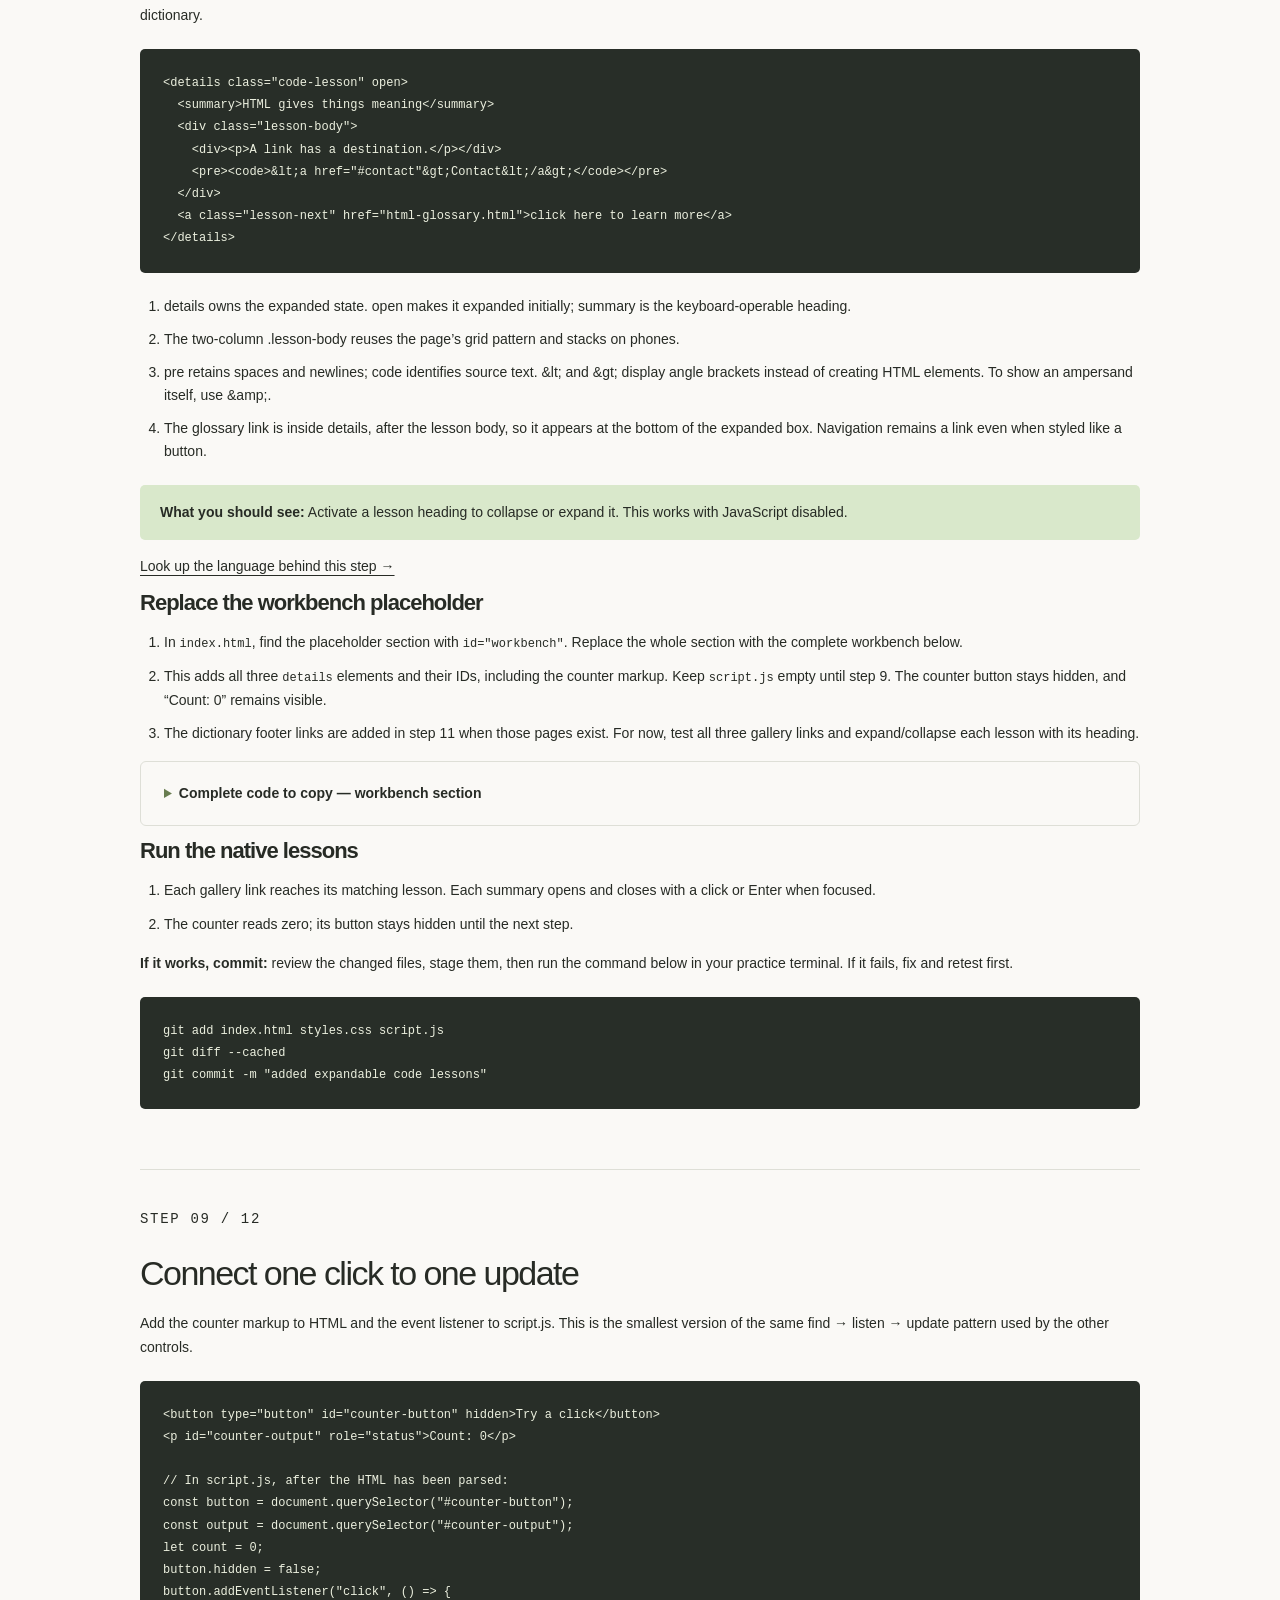
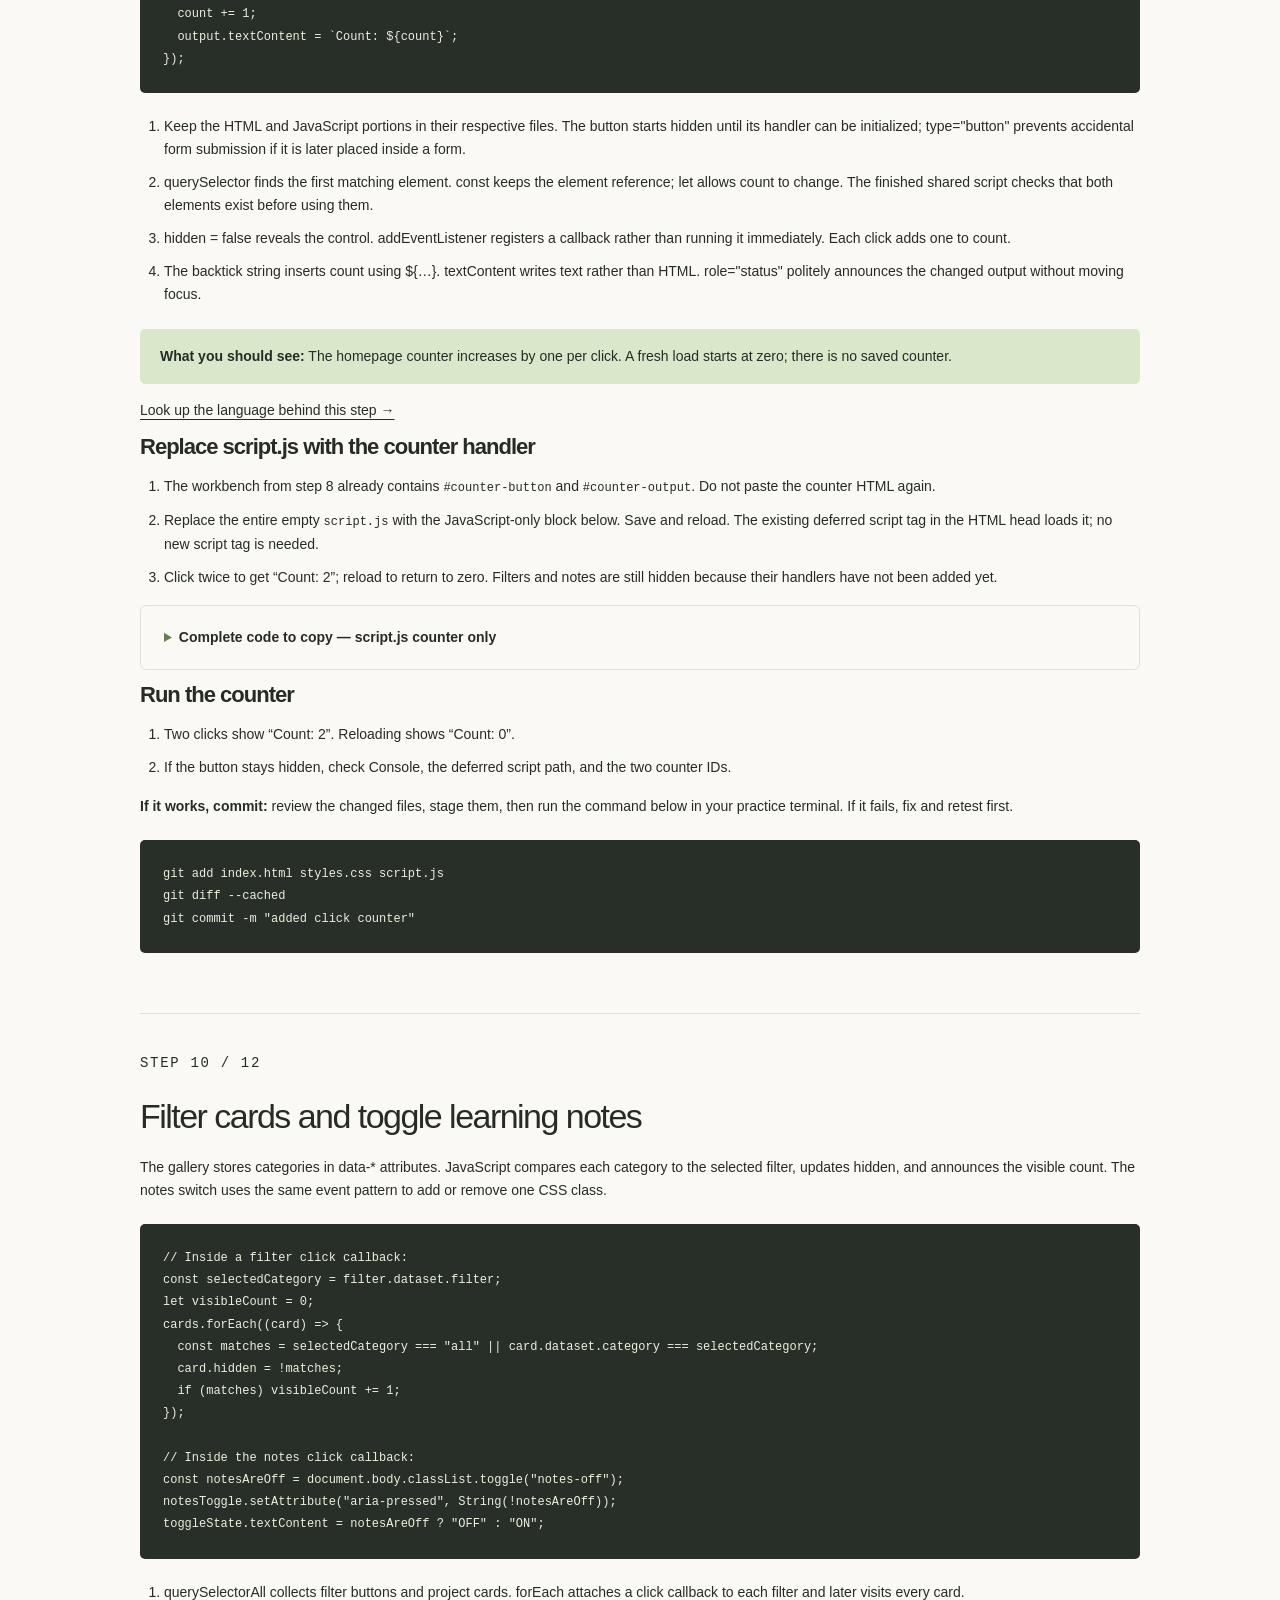
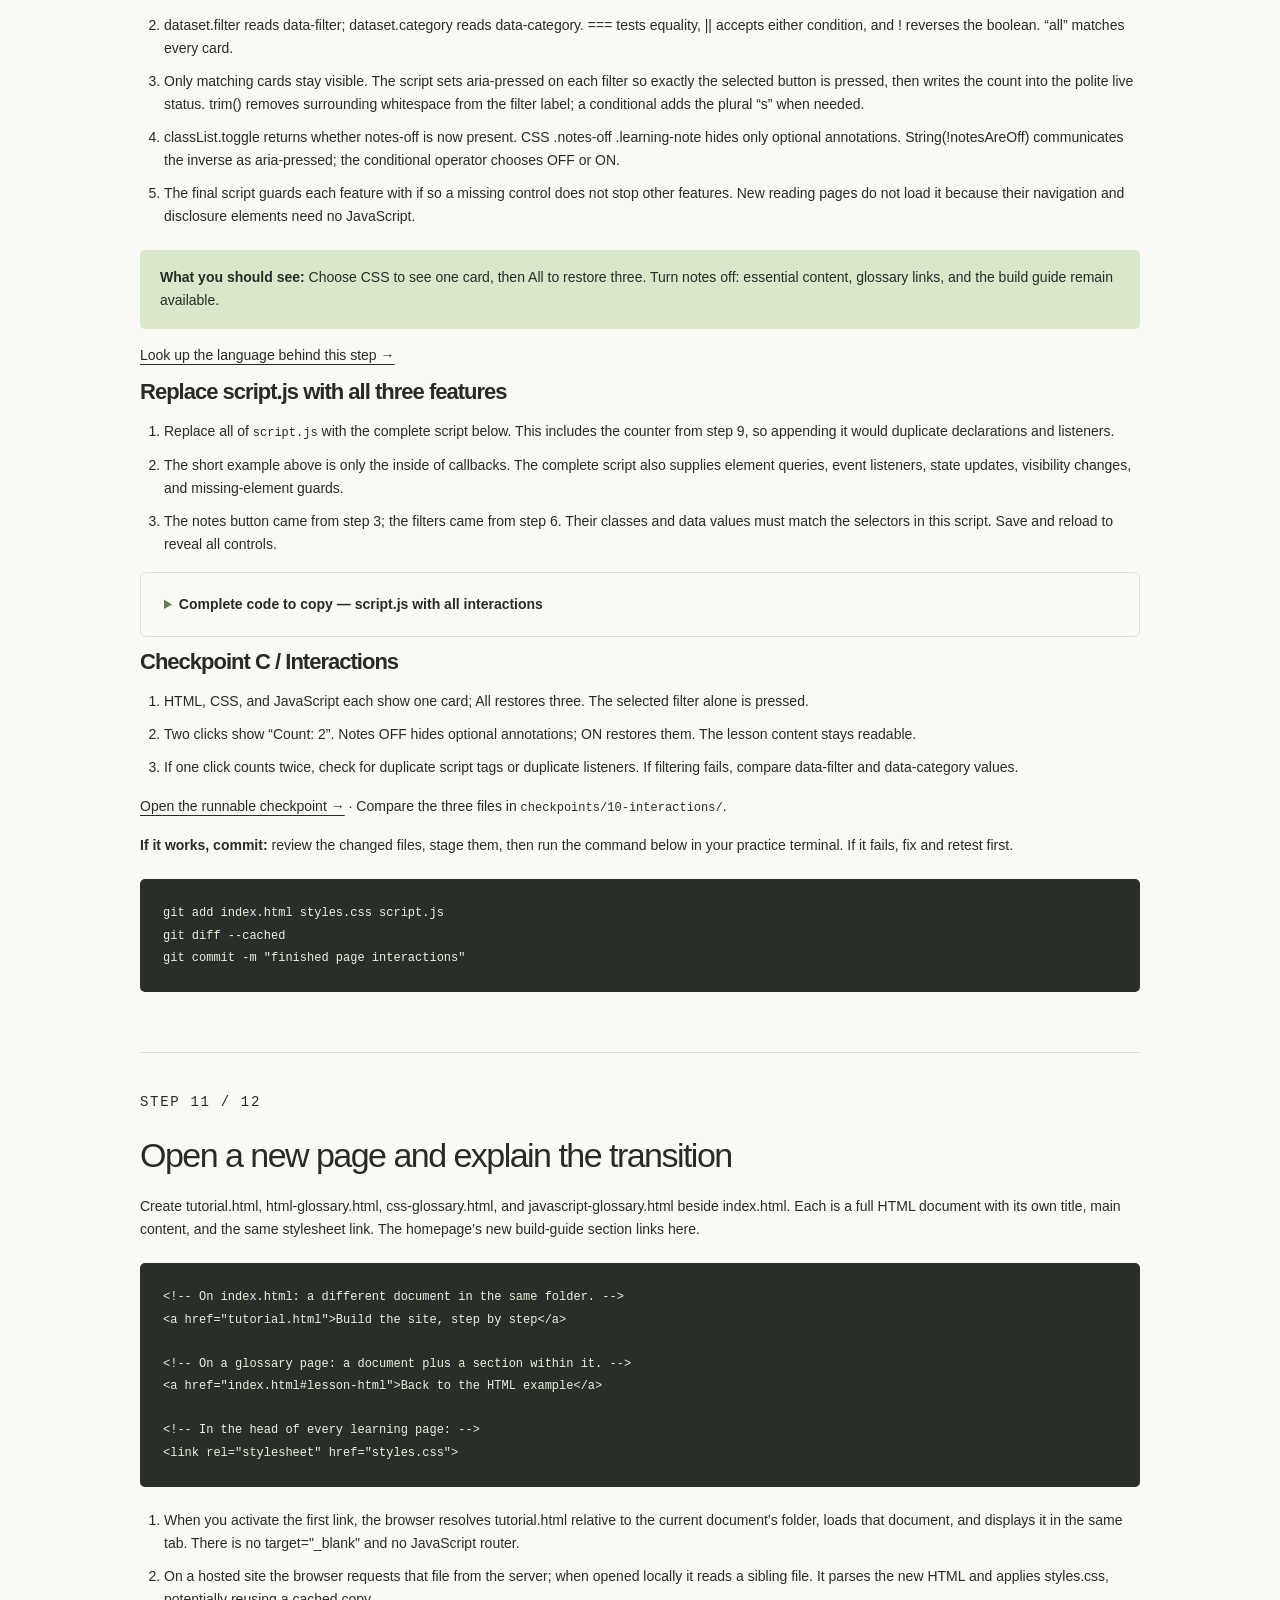
<file: tutorial.html>
<!DOCTYPE html>
<!-- Every lesson is a complete document; relative links work locally and on a static host. -->
<html lang="en">
<head>
  <meta charset="UTF-8">
  <meta name="viewport" content="width=device-width, initial-scale=1.0">
  <meta name="description" content="Follow the journey from an empty folder to this living portfolio tutorial. Read in order, try each change, and connect the code to the result.">
  <title>Build it, step by step. — Portfolio, explained</title>
  <!-- Reuse the original theme. Reading and navigation need no JavaScript. -->
  <link rel="stylesheet" href="styles.css">
</head>
<body>
  <a class="skip-link" href="#main">Skip to content</a>
  <header class="site-header">
    <a class="wordmark" href="index.html"><span class="logo-mark" aria-hidden="true">p<span>.</span></span> portfolio<span class="wordmark-light"> / explained</span></a>
    <nav aria-label="Learning navigation"><a href="index.html#workbench">Examples</a><a href="tutorial.html" aria-current="page">Build guide</a><a href="#reference-nav">Glossaries</a></nav>
  </header>
  <main id="main" class="section-wrap guide-main">
    <div class="guide-heading"><p class="eyebrow">04 / THE BUILD GUIDE</p><h1>Build it, step by step.</h1><p class="hero-description">Follow the journey from an empty folder to this living portfolio tutorial. Read in order, try each change, and connect the code to the result.</p><a class="text-link" href="index.html">← Back to the portfolio</a></div>
    <!-- A named navigation landmark groups related reference documents. -->
    <nav class="reference-nav" id="reference-nav" aria-label="Language references">
      <a href="html-glossary.html">HTML dictionary</a>
      <a href="css-glossary.html">CSS dictionary</a>
      <a href="javascript-glossary.html">JavaScript dictionary</a>
    </nav>
    <nav class="topic-index" aria-label="Tutorial steps"><a href="#prerequisites">00 / Get ready to build</a><a href="#files">01 / Start with three files</a><a href="#document">02 / Give the browser a document</a><a href="#structure">03 / Map the portfolio into meaningful sections</a><a href="#theme">04 / Set the visual language once</a><a href="#layout">05 / Arrange the hero, gallery, and illustrations</a><a href="#cards">06 / Give each project card a category and destination</a><a href="#responsive">07 / Make the page adapt and remain usable</a><a href="#lessons">08 / Build the expandable code lessons</a><a href="#counter">09 / Connect one click to one update</a><a href="#filters">10 / Filter cards and toggle learning notes</a><a href="#navigation">11 / Open a new page and explain the transition</a><a href="#contact">12 / Finish the contact section and verify the site</a></nav>
<!-- Step 0 defines the practice environment and the meaning of each instruction. -->
<section class="guide-step" id="prerequisites" aria-labelledby="prerequisites-title">
  <p class="eyebrow">STEP 00 / BEFORE YOU START</p><h2 id="prerequisites-title">Get ready to build.</h2>
  <p>You need a desktop or laptop, a browser, and a plain-text code editor. You only need to know how to make folders, save files, and copy text. HTML, CSS, and JavaScript are explained as you go. Git is optional for recording checkpoints; no Node.js, package manager, account, or web server is needed to run the site.</p>
  <ol><li>Download or clone this repository and keep it as your <strong>reference folder</strong>. Open its <code>tutorial.html</code> in a browser and its files in your editor. Create a separate, empty folder named <code>portfolio-practice</code> alongside it; this is where you build.</li><li>Show filename extensions in your file manager. Save files as plain text with UTF-8 encoding. <code>index.html.txt</code> will not work as <code>index.html</code>. Keep filenames lowercase and use straight code quotes, not typographic quotation marks.</li><li><strong>Create</strong> means make a new file. <strong>Replace</strong> means remove the specified old content and put the new content in the same place. <strong>Append</strong> means add after the existing content. Do not paste a second document, a second <code>main</code>, or a duplicate script into the file.</li><li>The small snippets explain a feature. Boxes marked <strong>Complete code to copy</strong> contain the actual code for that operation. Copy their displayed code into the named file, not the surrounding explanation. A sample containing <code>…</code> is abbreviated and is not a complete implementation.</li><li>Save in the editor, open your practice folder’s <code>index.html</code>, and reload after each change. Keep the guide and your practice page in separate tabs and check the address bar before testing. Open developer tools with F12 or your browser menu and check Console for errors.</li><li>If you want commits, install Git and run <code>git --version</code> in a terminal. Open that terminal in <code>portfolio-practice</code>. Run <code>git init</code> once if it is not already a repository. If Git asks for an identity, set your name and email with <code>git config user.name "Your Name"</code> and <code>git config user.email "you@example.com"</code>, replacing those example values. These settings apply to this repository.</li></ol>
  <h3>How a checkpoint works</h3><p>Save → reload → run the listed checks → inspect your changes → commit only if the checks pass. Git commands go in your terminal, never in HTML, CSS, JavaScript, or the browser console. A commit is a local snapshot; it does not publish or upload the site.</p>
  <pre tabindex="0" aria-label="Code to copy"><code>git status
git diff
git add index.html styles.css script.js
git diff --cached
git commit -m &quot;created page structure&quot;</code></pre>
  <p><code>status</code> lists changed and untracked files. <code>diff</code> shows edits to tracked files; open new files in the editor to review them. <code>add</code> stages the named files, <code>diff --cached</code> reviews that staged snapshot, and <code>commit -m</code> saves it with a message. At later checkpoints, use the message shown there. If a check fails, fix it and repeat the check before saving a milestone.</p>
  <p>Without Git, copy the whole practice folder to a new folder such as <code>portfolio-after-step-03</code> after a successful check. The supplied <a href="checkpoints/03-structure/index.html">structure</a>, <a href="checkpoints/07-responsive/index.html">responsive layout</a>, and <a href="checkpoints/10-interactions/index.html">interaction</a> checkpoints are working comparisons. Open them in place, or copy their three files into a separate comparison folder; keep your own work to compare changes.</p>
  <p class="result-note"><strong>Ready when:</strong> Your reference page is open, your empty practice folder is open in an editor, and you can distinguish the editor, browser, and optional terminal.</p>
</section>
<!-- Step 1: prose explains the excerpt; escaped code is displayed, never executed. -->
  <section class="guide-step" id="files" aria-labelledby="files-title"><p class="eyebrow">STEP 01 / 12</p><h2 id="files-title">Start with three files</h2><p>Create a folder with index.html, styles.css, and script.js in a text editor. The first holds content, the second styles it, and the third supplies interactions. Open index.html in your browser; save edits and reload to see them. There is no installation or build command.</p><pre tabindex="0" aria-label="Code example"><code>portfolio/
  index.html
  styles.css
  script.js</code></pre><ol><li>Begin with the HTML document in step 2. Add the later examples inside its body or to the named CSS and JavaScript files.</li><li>The short snippets explain one feature at a time. Follow the numbered editor instructions and the complete-code boxes to build a working version. Later steps reuse whole reading pages from the reference folder so you do not have to retype the tutorial itself.</li><li>Use browser developer tools: Elements shows the live document and styles; Console shows JavaScript errors. View Page Source shows the original HTML, before JavaScript changes it.</li></ol><p class="result-note"><strong>What you should see:</strong> You can work locally. The finished site also works on a static host that serves these files together.</p><div class="edit-instructions"><h3>Create the three practice files</h3><ol><li>In <code>portfolio-practice</code>, create empty <code>index.html</code>, <code>styles.css</code>, and <code>script.js</code>. All three must be siblings, not nested in separate folders.</li><li>Keep CSS and JavaScript empty for now. In step 2, replace the entire empty HTML file with the document example. Opening an empty HTML file before step 2 produces a blank page; that is expected.</li></ol></div></section><!-- Step 2: prose explains the excerpt; escaped code is displayed, never executed. -->
  <section class="guide-step" id="document" aria-labelledby="document-title"><p class="eyebrow">STEP 02 / 12</p><h2 id="document-title">Give the browser a document</h2><p>Start index.html with this outer frame. HTML tags usually come in opening and closing pairs; attributes inside the opening tag configure the element.</p><pre tabindex="0" aria-label="Code example"><code>&lt;!DOCTYPE html&gt;
&lt;html lang=&quot;en&quot;&gt;
&lt;head&gt;
  &lt;meta charset=&quot;UTF-8&quot;&gt;
  &lt;meta name=&quot;viewport&quot; content=&quot;width=device-width, initial-scale=1.0&quot;&gt;
  &lt;title&gt;Portfolio, explained&lt;/title&gt;
  &lt;link rel=&quot;stylesheet&quot; href=&quot;styles.css&quot;&gt;
  &lt;script src=&quot;script.js&quot; defer&gt;&lt;/script&gt;
&lt;/head&gt;
&lt;body&gt;
  &lt;main id=&quot;main&quot;&gt;Hello, website.&lt;/main&gt;
&lt;/body&gt;
&lt;/html&gt;</code></pre><ol><li>DOCTYPE selects modern standards mode. html wraps the document; lang identifies English for assistive technology.</li><li>head holds metadata. charset preserves punctuation, viewport lets phone layouts use the device width, and title labels the browser tab. The finished page also has a description meta tag.</li><li>link loads CSS from the same folder. script loads JavaScript; defer waits until HTML parsing finishes before running it.</li><li>body contains visible content. main marks the primary content, and id=&quot;main&quot; gives it a unique destination. Closing tags end each region.</li></ol><p class="result-note"><strong>What you should see:</strong> The browser displays “Hello, website.” Styling and behavior can now be added independently.</p><div class="edit-instructions"><h3>Replace index.html</h3><ol><li>Copy the complete document example above, starting at <code>&lt;!DOCTYPE html&gt;</code> and ending at <code>&lt;/html&gt;</code>, into <code>index.html</code>. Save the file.</li><li>Double-click this practice file to open it. Check that the tab title is “Portfolio, explained” and the page says “Hello, website.” The two linked files exist but are still empty.</li></ol></div><aside class="checkpoint" aria-labelledby="document-checkpoint"><h3 id="document-checkpoint">Run the document</h3><ol><li>The browser tab shows your title and the page displays “Hello, website.”</li><li>If it is blank, check that you saved the right file and did not save it with a .txt extension.</li></ol><p><strong>If it works, commit:</strong> review the changed files, stage them, then run the command below in your practice terminal. If it fails, fix and retest first.</p><pre tabindex="0" aria-label="Code to copy"><code>git add index.html styles.css script.js
git diff --cached
git commit -m &quot;created html document&quot;</code></pre></aside></section><!-- Step 3: prose explains the excerpt; escaped code is displayed, never executed. -->
  <section class="guide-step" id="structure" aria-labelledby="structure-title"><p class="eyebrow">STEP 03 / 12</p><h2 id="structure-title">Map the portfolio into meaningful sections</h2><p>The homepage is organized into a header, a main region, and a footer. Inside main, each section has a heading and an id. Build the content before worrying about its appearance.</p><pre tabindex="0" aria-label="Code example"><code>&lt;a class=&quot;skip-link&quot; href=&quot;#main&quot;&gt;Skip to content&lt;/a&gt;
&lt;header class=&quot;site-header&quot;&gt;
  &lt;nav aria-label=&quot;Main navigation&quot;&gt;
    &lt;a href=&quot;#about&quot;&gt;About&lt;/a&gt;
  &lt;/nav&gt;
&lt;/header&gt;
&lt;main id=&quot;main&quot;&gt;
  &lt;section id=&quot;about&quot; aria-labelledby=&quot;about-title&quot;&gt;
    &lt;h2 id=&quot;about-title&quot;&gt;A little about this person.&lt;/h2&gt;
    &lt;p&gt;Meet the three things that make this page work.&lt;/p&gt;
  &lt;/section&gt;
&lt;/main&gt;
&lt;footer&gt;Built with curiosity.&lt;/footer&gt;</code></pre><ol><li>The skip link is first in keyboard order. CSS reveals it on focus so readers can bypass repeated navigation.</li><li>header introduces the site; nav groups navigation links. aria-label gives that navigation a descriptive name.</li><li>href=&quot;#about&quot; moves within the current document to id=&quot;about&quot;. aria-labelledby names the section using the text of its heading.</li><li>The actual homepage adds a hero with one h1, About, Projects, the code workbench, the build-guide invitation, and Contact. h2 introduces sections; h3 introduces cards. Lists group related technology labels.</li></ol><p class="result-note"><strong>What you should see:</strong> Content has a readable order even without CSS. Try Tab, then Enter on the skip link.</p><p><a href="html-glossary.html#landmarks">Look up the language behind this step →</a></p><div class="edit-instructions"><h3>Replace only the contents of body</h3><ol><li>In <code>index.html</code>, keep everything through the opening <code>&lt;body&gt;</code> and keep the final <code>&lt;/body&gt;</code> and <code>&lt;/html&gt;</code>. Replace everything between the body tags with the complete code below. This removes the earlier “Hello, website” main element.</li><li>This supplies the finished header, hero, and About content, plus clearly labeled placeholders for Projects, the workbench, and Contact. The long illustration markup is included so later CSS has real elements to style.</li><li>Do not add CSS yet. The plain text and stacked illustration labels are expected. The skip link is visible until step 5 adds its focus styling.</li></ol></div><details class="code-lesson complete-code"><summary>Complete code to copy — body contents</summary><pre tabindex="0" aria-label="Code to copy"><code>&lt;!-- A keyboard user can skip the repeated navigation and go straight to main content. --&gt;
  &lt;a class=&quot;skip-link&quot; href=&quot;#main&quot;&gt;Skip to content&lt;/a&gt;
  &lt;!-- header and nav are semantic landmarks, giving the page meaningful regions. --&gt;
  &lt;header class=&quot;site-header&quot;&gt;
    &lt;a class=&quot;wordmark&quot; href=&quot;#home&quot; aria-label=&quot;Portfolio explained, back to top&quot;&gt;&lt;span class=&quot;logo-mark&quot; aria-hidden=&quot;true&quot;&gt;p&lt;span&gt;.&lt;/span&gt;&lt;/span&gt; portfolio&lt;span class=&quot;wordmark-light&quot;&gt; / explained&lt;/span&gt;&lt;/a&gt;
    &lt;nav aria-label=&quot;Main navigation&quot;&gt;
      &lt;!-- #about is an in-page anchor: the browser jumps to the matching id. No JS needed. --&gt;
      &lt;a href=&quot;#about&quot;&gt;About&lt;/a&gt;
      &lt;a href=&quot;#projects&quot;&gt;Projects&lt;/a&gt;
      &lt;a href=&quot;#contact&quot;&gt;Contact &lt;span aria-hidden=&quot;true&quot;&gt;↗&lt;/span&gt;&lt;/a&gt;
    &lt;/nav&gt;
    &lt;!-- hidden keeps a JS-only control unavailable until the script initializes it. --&gt;
    &lt;button class=&quot;notes-toggle&quot; type=&quot;button&quot; aria-pressed=&quot;true&quot; hidden&gt;&lt;span class=&quot;status-dot&quot; aria-hidden=&quot;true&quot;&gt;&lt;/span&gt; Learning notes &lt;span class=&quot;toggle-state&quot;&gt;ON&lt;/span&gt;&lt;/button&gt;
  &lt;/header&gt;

  &lt;main id=&quot;main&quot;&gt;
    &lt;section class=&quot;hero section-wrap&quot; id=&quot;home&quot; aria-labelledby=&quot;hero-title&quot;&gt;
      &lt;div class=&quot;hero-copy&quot;&gt;
        &lt;p class=&quot;eyebrow&quot;&gt;&lt;span class=&quot;status-dot&quot; aria-hidden=&quot;true&quot;&gt;&lt;/span&gt; A PORTFOLIO YOU CAN LEARN FROM&lt;/p&gt;
        &lt;h1 id=&quot;hero-title&quot;&gt;Looks like a portfolio.&lt;br&gt;Reads like a &lt;em&gt;lesson.&lt;/em&gt;&lt;/h1&gt;
        &lt;p class=&quot;hero-description&quot;&gt;Every website starts with a few simple ideas. Explore this one to see how structure, style, and a little interaction become something real.&lt;/p&gt;
        &lt;div class=&quot;hero-actions&quot;&gt;
          &lt;a class=&quot;button button-dark&quot; href=&quot;#projects&quot;&gt;Explore the building blocks &lt;span aria-hidden=&quot;true&quot;&gt;↓&lt;/span&gt;&lt;/a&gt;
          &lt;a class=&quot;text-link&quot; href=&quot;#workbench&quot;&gt;Peek at the code &lt;span aria-hidden=&quot;true&quot;&gt;↗&lt;/span&gt;&lt;/a&gt;
        &lt;/div&gt;
        &lt;p class=&quot;learning-note&quot;&gt;&lt;span class=&quot;note-label&quot;&gt;HTML&lt;/span&gt; These are links, not buttons. Their &lt;code&gt;href=&quot;#…&quot;&lt;/code&gt; values navigate to sections on this page.&lt;/p&gt;
      &lt;/div&gt;
      &lt;!-- This illustration is built from HTML and CSS, so there is no image to download. --&gt;
      &lt;div class=&quot;blueprint&quot; aria-label=&quot;Illustration showing HTML structure, CSS styling, and JavaScript behavior as layers of a website&quot; role=&quot;img&quot;&gt;
        &lt;div class=&quot;blueprint-top&quot;&gt;&lt;span&gt;THE ANATOMY OF A WEBSITE&lt;/span&gt;&lt;span&gt;FIG. 01&lt;/span&gt;&lt;/div&gt;
        &lt;div class=&quot;layer layer-html&quot;&gt;&lt;span class=&quot;layer-icon&quot;&gt;&amp;lt;/&amp;gt;&lt;/span&gt;&lt;div&gt;&lt;strong&gt;HTML&lt;/strong&gt;&lt;small&gt;The structure&lt;/small&gt;&lt;/div&gt;&lt;span class=&quot;layer-number&quot;&gt;01&lt;/span&gt;&lt;/div&gt;
        &lt;div class=&quot;layer layer-css&quot;&gt;&lt;span class=&quot;layer-icon&quot;&gt;{ }&lt;/span&gt;&lt;div&gt;&lt;strong&gt;CSS&lt;/strong&gt;&lt;small&gt;The personality&lt;/small&gt;&lt;/div&gt;&lt;span class=&quot;layer-number&quot;&gt;02&lt;/span&gt;&lt;/div&gt;
        &lt;div class=&quot;layer layer-js&quot;&gt;&lt;span class=&quot;layer-icon&quot;&gt;( )&lt;/span&gt;&lt;div&gt;&lt;strong&gt;JavaScript&lt;/strong&gt;&lt;small&gt;The interaction&lt;/small&gt;&lt;/div&gt;&lt;span class=&quot;layer-number&quot;&gt;03&lt;/span&gt;&lt;/div&gt;
        &lt;div class=&quot;blueprint-bottom&quot;&gt;&lt;span class=&quot;crosshair&quot;&gt;+&lt;/span&gt; THREE LAYERS. ONE EXPERIENCE. &lt;span class=&quot;crosshair&quot;&gt;+&lt;/span&gt;&lt;/div&gt;
      &lt;/div&gt;
      &lt;div class=&quot;hero-foot&quot;&gt;&lt;span&gt;NO FRAMEWORKS. NO MAGIC. JUST THE WEB.&lt;/span&gt;&lt;span&gt;Scroll, inspect, experiment &lt;span aria-hidden=&quot;true&quot;&gt;↓&lt;/span&gt;&lt;/span&gt;&lt;/div&gt;
    &lt;/section&gt;

    &lt;section class=&quot;about-section section-wrap&quot; id=&quot;about&quot; aria-labelledby=&quot;about-title&quot;&gt;
      &lt;div class=&quot;section-intro&quot;&gt;&lt;p class=&quot;eyebrow&quot;&gt;01 / THE INTRODUCTION&lt;/p&gt;&lt;h2 id=&quot;about-title&quot;&gt;A little about&lt;br&gt;this “person.”&lt;/h2&gt;&lt;p&gt;On a real portfolio, this is where you introduce yourself. Here, meet the three things that make this page work.&lt;/p&gt;&lt;/div&gt;
      &lt;div class=&quot;about-content&quot;&gt;
        &lt;p class=&quot;about-statement&quot;&gt;Hi, I’m a website.&lt;br&gt;My skeleton is &lt;span class=&quot;highlight-html&quot;&gt;HTML&lt;/span&gt;, my wardrobe is &lt;span class=&quot;highlight-css&quot;&gt;CSS&lt;/span&gt;, and my party tricks are &lt;span class=&quot;highlight-js&quot;&gt;JavaScript&lt;/span&gt;.&lt;/p&gt;
        &lt;p&gt;You’re looking at a working example, with the instructions left in. Follow the little labels, try the controls, then open the source files to connect what you see with how it’s made.&lt;/p&gt;
        &lt;!-- A list groups related items. These are labels, not interactive controls. --&gt;
        &lt;ul class=&quot;skill-list&quot; aria-label=&quot;Technologies used&quot;&gt;&lt;li&gt;Semantic HTML&lt;/li&gt;&lt;li&gt;Responsive CSS&lt;/li&gt;&lt;li&gt;Vanilla JavaScript&lt;/li&gt;&lt;li&gt;Built for curiosity&lt;/li&gt;&lt;/ul&gt;
        &lt;aside class=&quot;learning-note&quot;&gt;&lt;span class=&quot;note-label&quot;&gt;HTML + CSS&lt;/span&gt; A &lt;code&gt;&amp;lt;section&amp;gt;&lt;/code&gt; groups this topic. CSS Grid places the intro beside the text, then stacks them on smaller screens.&lt;/aside&gt;
      &lt;/div&gt;
    &lt;/section&gt;

    &lt;section class=&quot;section-wrap&quot; id=&quot;projects&quot; aria-labelledby=&quot;projects-title&quot;&gt;
  &lt;h2 id=&quot;projects-title&quot;&gt;Project gallery&lt;/h2&gt;
  &lt;p&gt;This section will be built in a later step.&lt;/p&gt;
&lt;/section&gt;

    &lt;section class=&quot;section-wrap&quot; id=&quot;workbench&quot; aria-labelledby=&quot;workbench-title&quot;&gt;
  &lt;h2 id=&quot;workbench-title&quot;&gt;Meet the code&lt;/h2&gt;
  &lt;p&gt;This section will be built in a later step.&lt;/p&gt;
&lt;/section&gt;

    &lt;!-- This invitation is ordinary content, so the learning-notes switch never hides it.
         The link follows a relative URL. No click handler, router, or new tab is needed. --&gt;


    &lt;section class=&quot;section-wrap&quot; id=&quot;contact&quot; aria-labelledby=&quot;contact-title&quot;&gt;
  &lt;h2 id=&quot;contact-title&quot;&gt;Contact&lt;/h2&gt;
  &lt;p&gt;This section will be built in a later step.&lt;/p&gt;
&lt;/section&gt;
  &lt;/main&gt;

  &lt;!-- footer closes the page with supporting information and another native anchor link. --&gt;
  &lt;footer class=&quot;site-footer section-wrap&quot;&gt;&lt;a class=&quot;wordmark&quot; href=&quot;#home&quot;&gt;&lt;span class=&quot;logo-mark&quot; aria-hidden=&quot;true&quot;&gt;p&lt;span&gt;.&lt;/span&gt;&lt;/span&gt; portfolio / explained&lt;/a&gt;&lt;p&gt;Built with curiosity, HTML, CSS &amp;amp; JavaScript.&lt;/p&gt;&lt;a class=&quot;text-link&quot; href=&quot;#home&quot;&gt;Back to top ↑&lt;/a&gt;&lt;/footer&gt;</code></pre></details><aside class="checkpoint" aria-labelledby="structure-checkpoint"><h3 id="structure-checkpoint">Checkpoint A / Structure</h3><ol><li>About, Projects, and Contact navigation reach the matching sections. The page has one main region and one h1.</li><li>This stage has browser-default formatting; the learning controls are hidden. Compare the placeholder sections with the supplied checkpoint.</li></ol><p><a href="checkpoints/03-structure/index.html">Open the runnable checkpoint →</a> · Compare the three files in <code>checkpoints/03-structure/</code>.</p><p><strong>If it works, commit:</strong> review the changed files, stage them, then run the command below in your practice terminal. If it fails, fix and retest first.</p><pre tabindex="0" aria-label="Code to copy"><code>git add index.html styles.css script.js
git diff --cached
git commit -m &quot;created page structure&quot;</code></pre></aside></section><!-- Step 4: prose explains the excerpt; escaped code is displayed, never executed. -->
  <section class="guide-step" id="theme" aria-labelledby="theme-title"><p class="eyebrow">STEP 04 / 12</p><h2 id="theme-title">Set the visual language once</h2><p>Put shared choices at the top of styles.css. The warm paper background, green accents, dark ink, serif emphasis, and monospace labels are the visual vocabulary reused by every page.</p><pre tabindex="0" aria-label="Code example"><code>:root {
  --paper: #faf9f6;
  --ink: #272b25;
  --green: #d9e8cb;
}
*, *::before, *::after { box-sizing: border-box; }
body {
  margin: 0;
  background: var(--paper);
  color: var(--ink);
  font-family: &quot;Segoe UI&quot;, Arial, sans-serif;
  line-height: 1.65;
}
.section-wrap {
  width: min(1180px, calc(100% - 88px));
  margin-inline: auto;
}</code></pre><ol><li>A selector chooses elements; braces contain property: value declarations separated by semicolons. :root stores custom properties; var() reads them.</li><li>The universal selector and the two pseudo-elements share border-box sizing, so borders and padding fit inside declared widths.</li><li>body removes the default outer margin and sets inherited text styling. Font fallbacks avoid needing an external font download.</li><li>min() caps the wrapper at 1180px. calc() reserves 44px on each side; auto inline margins center the wrapper. clamp() elsewhere scales headings between lower and upper limits.</li></ol><p class="result-note"><strong>What you should see:</strong> Changing --paper updates every place that uses that variable. Some illustration colors are separate literal values.</p><p><a href="css-glossary.html#custom-properties">Look up the language behind this step →</a></p><div class="edit-instructions"><h3>Replace styles.css with the base rules</h3><ol><li>Replace all of <code>styles.css</code> with the complete base below. It includes every theme variable needed by later code; using only the short excerpt would leave some colors and fonts undefined.</li><li>Save and reload. Change <code>--paper</code> to <code>#ffffff</code> to see the background become white, then restore <code>#faf9f6</code> before proceeding.</li></ol></div><details class="code-lesson complete-code"><summary>Complete code to copy — styles.css base</summary><pre tabindex="0" aria-label="Code to copy"><code>/* CSS is the presentation layer. Selectors choose elements; declarations inside
   { braces } set properties. HTML classes use a dot (.hero); ids use # (#main). */

/* Custom properties hold reusable values. Change one here to update the whole theme. */
:root {
  --paper: #faf9f6;
  --ink: #272b25;
  --muted: #62665e;
  --line: #dedfd7;
  --green: #d9e8cb;
  --peach: #f0bba5;
  --purple: #e2dded;
  --mono: 'Cascadia Code', 'SFMono-Regular', Consolas, monospace;
}

/* border-box includes padding/borders in element widths, making layout predictable.
   The star selects all elements; ::before/::after are generated decorative content. */
*, *::before, *::after { box-sizing: border-box; }
html { scroll-behavior: smooth; scroll-padding-top: 30px; }
body { margin: 0; background: var(--paper); color: var(--ink); font-family: 'Segoe UI', Arial, sans-serif; font-size: 16px; line-height: 1.65; }
/* Inheritance makes controls match the surrounding typography. */
button, a { -webkit-tap-highlight-color: transparent; }
button { font: inherit; cursor: pointer; }
a { color: inherit; text-decoration: none; }
button, a, summary { touch-action: manipulation; }
/* Keyboard focus gets a visible outline. Never remove outlines without a replacement. */
:focus-visible { outline: 3px solid #5e713f; outline-offset: 5px; }
/* JS toggles the native hidden attribute. This rule keeps grid/flex from overriding it. */
[hidden] { display: none !important; }
h1, h2, h3, p { margin: 0; }
h1, h2, h3 { line-height: 1.14; letter-spacing: -0.045em; }
p + p { margin-top: 15px; }
em { font-family: Georgia, 'Times New Roman', serif; font-weight: 400; }
code { font-family: var(--mono); font-size: .86em; overflow-wrap: anywhere; }
.section-wrap { width: min(1180px, calc(100% - 88px)); margin-inline: auto; }</code></pre></details></section><!-- Step 5: prose explains the excerpt; escaped code is displayed, never executed. -->
  <section class="guide-step" id="layout" aria-labelledby="layout-title"><p class="eyebrow">STEP 05 / 12</p><h2 id="layout-title">Arrange the hero, gallery, and illustrations</h2><p>CSS Grid handles major columns; Flexbox aligns smaller rows such as navigation and buttons. The decorative artwork is HTML styled with CSS, so no image files are needed.</p><pre tabindex="0" aria-label="Code example"><code>.project-grid {
  display: grid;
  grid-template-columns: repeat(3, 1fr);
  gap: 24px;
}
.project-card { min-width: 0; }
.hero-actions {
  display: flex;
  flex-wrap: wrap;
  align-items: center;
  gap: 24px;
}
.layer { position: absolute; transform: rotate(-7deg) skewX(-7deg); }</code></pre><ol><li>display: grid establishes a grid. repeat(3, 1fr) creates three equal tracks; gap separates them. min-width: 0 lets cards shrink with their container.</li><li>The hero uses proportional minmax(0, …) columns. About and Contact use two-column grids. .hero-foot spans from the first to the last grid line.</li><li>Flexbox aligns link and button rows; flex-wrap lets them continue on another line when space runs out.</li><li>The blueprint has position: relative, which contains absolutely positioned layers. Two linear gradients make graph paper; transform tilts cards; border-radius and box-shadow soften their edges.</li><li>The gallery illustrations reuse those ideas: a miniature browser, overlapping color swatches, and a drawn button. aria-hidden excludes decorative artwork; the hero illustration has a single accessible name instead.</li></ol><p class="result-note"><strong>What you should see:</strong> The hero has two columns on a wide screen and its three layers tilt. Buttons lift slightly on hover. The gallery cards are added in step 6.</p><p><a href="css-glossary.html#grid">Look up the language behind this step →</a></p><div class="edit-instructions"><h3>Append the full desktop layout rules</h3><ol><li>Go to the end of <code>styles.css</code>, after the closing brace of <code>.section-wrap</code>. Append the complete layout block below on a new line. Keep the base rules from step 4.</li><li>The block includes the hero, artwork, cards, lessons, and contact styles. Some selectors have no matching content until later steps; CSS safely ignores those for now.</li><li>At a wide browser width, check the hero’s two columns and three angled layers. The gallery is still a placeholder until step 6. Narrow-screen fixes arrive in step 7.</li></ol></div><details class="code-lesson complete-code"><summary>Complete code to copy — append desktop layout CSS</summary><pre tabindex="0" aria-label="Code to copy"><code>/* The skip link stays off-screen until focused; it remains reachable with Tab. */
.skip-link { position: fixed; top: -100px; left: 20px; z-index: 10; background: var(--ink); color: white; padding: 12px 20px; }
.skip-link:focus { top: 12px; }
.site-header { max-width: 1440px; margin: auto; min-height: 96px; padding: 20px 44px; display: flex; align-items: center; justify-content: space-between; gap: 24px; border-bottom: 1px solid var(--line); }
.wordmark { display: inline-flex; align-items: center; gap: 9px; font-size: 15px; font-weight: 650; letter-spacing: -.04em; white-space: nowrap; }
.wordmark-light { color: var(--muted); font-weight: 400; margin-left: -4px; }
.logo-mark { font-size: 32px; font-weight: 800; line-height: 1; margin-right: 6px; }
.logo-mark span { color: #76865d; }
nav { display: flex; gap: 30px; font-size: 14px; }
nav a:hover, .text-link:hover { text-decoration: underline; text-underline-offset: 5px; }
.notes-toggle { display: inline-flex; align-items: center; gap: 9px; border: 1px solid var(--line); border-radius: 30px; background: transparent; padding: 9px 13px; font-size: 12px; }
.status-dot { display: inline-block; width: 7px; height: 7px; border-radius: 50%; background: #667f45; flex-shrink: 0; }
.toggle-state { background: var(--green); border-radius: 20px; padding: 1px 7px; font: 10px/1.8 var(--mono); }
.notes-toggle[aria-pressed=&quot;false&quot;] .toggle-state { background: var(--line); }
.notes-toggle[aria-pressed=&quot;false&quot;] .status-dot { background: var(--muted); }

/* Grid divides the hero into two proportional columns. minmax(0, …) allows shrinking. */
.hero { display: grid; grid-template-columns: minmax(0, 1.3fr) minmax(0, 1fr); column-gap: 62px; padding-top: 86px; }
.eyebrow { display: flex; align-items: center; gap: 10px; font: 10px/1.6 var(--mono); letter-spacing: .12em; margin-bottom: 23px; }
h1 { font-size: clamp(38px, 4.5vw, 60px); font-weight: 550; line-height: 1.1; }
h1 em { white-space: nowrap; }
.hero-description { max-width: 490px; color: var(--muted); margin-top: 25px; font-size: 16px; }
.hero-actions { display: flex; flex-wrap: wrap; align-items: center; gap: 24px; margin-top: 30px; }
.button { display: inline-flex; justify-content: center; align-items: center; gap: 20px; border: 1px solid var(--ink); border-radius: 5px; padding: 13px 18px; font-size: 12px; font-weight: 600; transition: background .2s, transform .2s; }
.button:hover { transform: translateY(-2px); }
.button-dark { background: var(--ink); color: var(--paper); }
.button-dark:hover { background: #414b38; }
.text-link { font-size: 12px; font-weight: 600; }
.learning-note { color: var(--muted); font-size: 12px; line-height: 1.75; border-left: 2px solid #b7c4a7; padding-left: 12px; margin-top: 25px; }
.note-label { font: 9px/1.5 var(--mono); font-weight: 700; letter-spacing: .045em; margin-right: 7px; color: #465638; }
/* JS adds this class to body. Essential email instructions are outside .learning-note. */
.notes-off .learning-note { display: none; }
.hero-foot { grid-column: 1 / -1; display: flex; justify-content: space-between; gap: 16px; padding: 38px 0 26px; margin-top: 28px; font: 9px/1.6 var(--mono); color: var(--muted); letter-spacing: .08em; border-bottom: 1px solid var(--line); }

/* Repeating gradients draw graph paper. The positioned parent contains the layer cards. */
.blueprint { position: relative; min-height: 370px; align-self: start; border: 1px solid #dbe0d2; border-radius: 8px; background-color: #eff1e8; background-image: linear-gradient(#dce2d350 1px, transparent 1px), linear-gradient(90deg, #dce2d350 1px, transparent 1px); background-size: 23px 23px; overflow: hidden; }
.blueprint-top, .blueprint-bottom { position: absolute; left: 20px; right: 20px; display: flex; align-items: center; justify-content: space-between; font: 8px/1.5 var(--mono); letter-spacing: .08em; color: #697160; }
.blueprint-top { top: 18px; }
.blueprint-bottom { bottom: 16px; }
.crosshair { font-size: 20px; }
.layer { position: absolute; width: 73%; height: 88px; left: 14%; display: flex; gap: 16px; align-items: center; padding: 20px; border: 1px solid #56644845; border-radius: 7px; box-shadow: 0 8px 0 #5360400c; transform: rotate(-7deg) skewX(-7deg); }
.layer-html { top: 64px; background: #e8e3d8; }
.layer-css { top: 139px; left: 17%; background: var(--green); }
.layer-js { top: 214px; left: 20%; background: #f6f4ed; }
.layer-icon { font-family: var(--mono); font-size: 26px; }
.layer strong { display: block; font-size: 17px; }
.layer small { display: block; color: var(--muted); font-size: 10px; }
.layer-number { margin-left: auto; align-self: start; font: 9px var(--mono); }

/* Reused section spacing and typography create a consistent visual rhythm. */
.about-section { display: grid; grid-template-columns: 1fr 1.7fr; gap: 100px; padding-block: 74px; border-bottom: 1px solid var(--line); }
h2 { font-size: clamp(30px, 3vw, 40px); font-weight: 500; }
.section-intro &gt; p:last-child { color: var(--muted); font-size: 14px; margin-top: 20px; max-width: 290px; }
.about-statement { font-size: clamp(22px, 2.5vw, 30px); line-height: 1.5; letter-spacing: -.025em; }
.highlight-html, .highlight-css, .highlight-js { padding: 0 4px 2px; box-decoration-break: clone; }
.highlight-html { background: #ece5d6; }
.highlight-css { background: var(--green); }
.highlight-js { background: var(--purple); }
.about-content &gt; p:nth-child(2) { margin-top: 18px; font-size: 14px; color: var(--muted); }
.skill-list { display: flex; gap: 8px; flex-wrap: wrap; list-style: none; margin: 22px 0 0; padding: 0; }
.skill-list li { border: 1px solid var(--line); padding: 5px 10px; border-radius: 4px; font: 10px/1.5 var(--mono); }
.projects-section, .workbench { padding-block: 72px; border-bottom: 1px solid var(--line); }
.section-heading { display: flex; justify-content: space-between; align-items: end; gap: 30px; margin-bottom: 32px; }
.section-heading .eyebrow { margin-bottom: 13px; }
.section-heading &gt; p { color: var(--muted); font-size: 12px; flex-shrink: 0; }
.filter-bar { display: flex; flex-wrap: wrap; gap: 8px; margin-bottom: 24px; }
.filter-button { border: 1px solid var(--line); border-radius: 30px; background: transparent; padding: 7px 17px; font-size: 12px; }
.filter-button span { margin-left: 7px; font: 9px var(--mono); }
/* Attribute selectors style the same state that assistive technology reads. */
.filter-button[aria-pressed=&quot;true&quot;] { background: var(--ink); border-color: var(--ink); color: white; }
.filter-button:hover { border-color: var(--ink); }
.project-grid { display: grid; grid-template-columns: repeat(3, 1fr); gap: 24px; }
.project-card { min-width: 0; border: 1px solid var(--line); border-radius: 7px; overflow: hidden; background: #fffefa; }
.project-art { height: 225px; position: relative; display: flex; align-items: center; justify-content: center; overflow: hidden; border-bottom: 1px solid var(--line); }
.art-html { background: #e9ecdf; }
.art-css { background: #eee7de; }
.art-js { background: #e8e4ed; }
.art-index { position: absolute; right: 13px; bottom: 10px; font: 9px var(--mono); color: var(--muted); }
.mini-browser { width: 66%; border: 1px solid #9da78f; border-radius: 5px; background: #fafbf6; transform: rotate(-5deg); box-shadow: 8px 10px 0 #abb59d35; }
.browser-dots { display: flex; gap: 4px; padding: 9px; border-bottom: 1px solid #b8c0ae; }
.browser-dots i { width: 4px; height: 4px; border-radius: 50%; background: #a0a993; }
.mini-layout { padding: 12px; display: grid; gap: 7px; }
.mini-layout div { font: 10px var(--mono); padding: 7px; text-align: center; background: #e5ebdd; border: 1px dashed #a1ac93; border-radius: 2px; }
.mini-layout div:nth-child(2) { padding-block: 18px; }
.swatch-composition { position: relative; width: 240px; height: 150px; }
.swatch { position: absolute; top: 10px; width: 106px; height: 135px; border: 5px solid #fffefa; border-bottom-width: 25px; border-radius: 3px; font: 46px/1.9 Georgia, serif; text-align: center; box-shadow: 0 5px 12px #29261b12; }
.swatch span { position: absolute; bottom: -19px; left: 0; width: 100%; color: var(--ink); font: 8px/1.3 var(--mono); }
.swatch-one { left: 8px; background: var(--green); transform: rotate(-15deg); }
.swatch-two { left: 73px; top: 0; background: var(--peach); transform: rotate(3deg); }
.swatch-three { left: 136px; background: var(--ink); color: #fffefa; transform: rotate(17deg); }
.interaction-art { position: relative; width: 80%; text-align: center; }
.interaction-art &gt; span:first-child { font: 8px var(--mono); letter-spacing: .1em; color: #665c77; }
.drawn-button { display: flex; justify-content: space-between; align-items: center; gap: 9px; border: 1px solid #6b5c84; background: #f8f6fb; padding: 15px 13px; border-radius: 5px; margin-top: 16px; font-size: 11px; box-shadow: 4px 4px 0 #b3a5c5; }
.cursor-shape { position: absolute; right: 6%; top: 58px; font-size: 48px; color: #453653; }
.event-label { display: block; margin-top: 28px; font: 9px var(--mono); color: #665c77; }
.card-content { padding: 23px; }
.category { font: 9px/1.6 var(--mono); letter-spacing: .08em; color: var(--muted); }
.category-html { color: #596448; }
.category-css { color: #845642; }
.category-js { color: #6a557e; }
h3 { font-size: 22px; font-weight: 550; margin-top: 12px; }
.card-content p { color: var(--muted); font-size: 13px; margin-top: 13px; }
.card-link { display: flex; justify-content: space-between; align-items: center; border-top: 1px solid var(--line); margin-top: 22px; padding-top: 15px; font-size: 12px; font-weight: 600; }
.card-link:hover { color: #5e713f; }
.filter-status { font: 10px/1.6 var(--mono); color: var(--muted); margin-top: 16px; }

/* details owns its open state. The browser supplies the disclosure marker and keyboard behavior. */
.code-lesson { border: 1px solid var(--line); border-radius: 6px; margin-top: 14px; scroll-margin-top: 24px; }
.code-lesson summary { padding: 20px 23px; cursor: pointer; font-size: 14px; font-weight: 600; }
.code-lesson summary::marker { color: #687d50; }
.lesson-number { font: 10px var(--mono); color: var(--muted); padding-inline: 10px 18px; }
.file-tag { float: right; color: var(--muted); font: 11px/1.8 var(--mono); font-weight: 400; }
.lesson-body { display: grid; grid-template-columns: 1fr 1.2fr; gap: 30px; padding: 0 24px 24px; }
.lesson-body &gt; div { padding: 9px 0; min-width: 0; }
.lesson-body h3 { font-size: 20px; margin: 0 0 14px; }
.lesson-body p { font-size: 13px; color: var(--muted); }
.lesson-body .text-link { display: inline-block; margin-top: 20px; }
/* pre preserves whitespace. Overflow scroll keeps long lines from widening the page. */
pre { min-width: 0; margin: 0; padding: 23px; background: #282e28; color: #ecf0df; border-radius: 5px; overflow-x: auto; font-size: 12px; line-height: 1.85; tab-size: 2; }
pre code { font-size: inherit; overflow-wrap: normal; }
.code-comment { color: #b2c39b; }
.demo-button { background: var(--green); margin-top: 20px; }
.counter-output { margin-top: 12px; font-family: var(--mono); }
.small-copy { font-size: 11px !important; color: var(--muted); }
.contact-section { display: grid; grid-template-columns: 1fr 1fr; gap: 80px; padding-block: 78px; }
.contact-section h2 { font-size: clamp(36px, 4vw, 50px); }
.contact-section &gt; div &gt; p:not(.eyebrow) { margin-top: 24px; font-size: 14px; color: var(--muted); }
.contact-card { padding: 28px; border: 1px solid #d9dfce; border-radius: 7px; background: #eff2e8; min-width: 0; }
.contact-card h3 { font-size: 23px; }
.email-link { display: flex; gap: 12px; justify-content: space-between; font-size: clamp(18px, 2vw, 26px); letter-spacing: -.035em; border-bottom: 1px solid #cbd4bd; padding-block: 20px 15px; overflow-wrap: anywhere; }
.email-link:hover { color: #5b703f; }
.contact-card &gt; p { font-size: 12px !important; }
.email-code { margin-top: 18px; border-radius: 4px; padding: 12px; background: #e3e9d9; font-size: 11px; }
.contact-card .learning-note { margin-top: 18px; }
.site-footer { border-top: 1px solid var(--line); display: flex; justify-content: space-between; align-items: center; gap: 20px; padding-block: 26px; }
.site-footer .wordmark { font-size: 12px; }
.site-footer p { color: var(--muted); font-size: 10px; }</code></pre></details></section><!-- Step 6: prose explains the excerpt; escaped code is displayed, never executed. -->
  <section class="guide-step" id="cards" aria-labelledby="cards-title"><p class="eyebrow">STEP 06 / 12</p><h2 id="cards-title">Give each project card a category and destination</h2><p>Build the gallery content inside the project grid. Each card is an article with a category stored in HTML; the filter buttons use matching values. The labels shown to the reader can change without changing those category keys.</p><pre tabindex="0" aria-label="Code example"><code>&lt;div class=&quot;filter-bar&quot; hidden role=&quot;group&quot; aria-label=&quot;Filter examples by technology&quot;&gt;
  &lt;button type=&quot;button&quot; data-filter=&quot;all&quot; aria-pressed=&quot;true&quot;&gt;All examples&lt;/button&gt;
  &lt;button type=&quot;button&quot; data-filter=&quot;html&quot; aria-pressed=&quot;false&quot;&gt;HTML&lt;/button&gt;
&lt;/div&gt;
&lt;div class=&quot;project-grid&quot;&gt;
  &lt;article class=&quot;project-card&quot; data-category=&quot;html&quot;&gt;
    &lt;div class=&quot;card-content&quot;&gt;
      &lt;h3&gt;A place for everything.&lt;/h3&gt;
      &lt;p&gt;Headings, sections, and links give a page its meaning.&lt;/p&gt;
      &lt;a class=&quot;card-link&quot; href=&quot;#lesson-html&quot;&gt;Explore the structure&lt;/a&gt;
    &lt;/div&gt;
  &lt;/article&gt;
&lt;/div&gt;
&lt;p class=&quot;filter-status&quot; aria-live=&quot;polite&quot; aria-atomic=&quot;true&quot;&gt;Showing all 3 examples.&lt;/p&gt;</code></pre><ol><li>article makes the card a self-contained example. class=&quot;project-card&quot; connects it to CSS and the script; data-category=&quot;html&quot; stores the category used by the filter.</li><li>Repeat the card for css and js, with the corresponding headings, descriptions, and #lesson-css or #lesson-js links. Add matching CSS and JavaScript filter buttons too. The “3 examples” status describes that completed gallery.</li><li>The finished cards place their decorative .project-art before .card-content. Keeping artwork separate from the text makes both layout and the accessible reading order easier to understand.</li><li>The filter bar starts hidden because its buttons require JavaScript. aria-pressed=&quot;true&quot; marks All as the initial selection. The cards themselves start visible, so the gallery still works without scripting.</li><li>The status paragraph is separate from the cards. Its live-region attributes announce a changed result count while focus stays on the filter button. Step 10 supplies the behavior.</li></ol><p class="result-note"><strong>What you should see:</strong> With all three articles added, the gallery displays three examples. Each card link goes to its matching code lesson further down the homepage.</p><p><a href="html-glossary.html#attributes">Look up the language behind this step →</a></p><div class="edit-instructions"><h3>Replace the Projects placeholder</h3><ol><li>In <code>index.html</code>, find <code>&lt;section class="section-wrap" id="projects"</code>. Replace that entire section, including its opening tag and matching closing <code>&lt;/section&gt;</code>, with the full gallery below. Do not add another section with the same id.</li><li>This complete version already has all three cards, their artwork, four filter buttons, and the status paragraph. Do not repeat the cards again. The buttons remain hidden while <code>script.js</code> is empty.</li><li>The gallery’s links target lesson IDs that will be created in step 8; until then, test the top navigation’s Projects link and the three visible cards.</li></ol></div><details class="code-lesson complete-code"><summary>Complete code to copy — Projects section</summary><pre tabindex="0" aria-label="Code to copy"><code>&lt;section class=&quot;projects-section section-wrap&quot; id=&quot;projects&quot; aria-labelledby=&quot;projects-title&quot;&gt;
      &lt;div class=&quot;section-heading&quot;&gt;&lt;div&gt;&lt;p class=&quot;eyebrow&quot;&gt;02 / THE PROJECT GALLERY&lt;/p&gt;&lt;h2 id=&quot;projects-title&quot;&gt;Small pieces. Big possibilities.&lt;/h2&gt;&lt;/div&gt;&lt;p&gt;A portfolio usually shows your work.&lt;br&gt;This one shows how the work works.&lt;/p&gt;&lt;/div&gt;
      &lt;!-- Buttons change local state; links navigate. JS filters articles by data-category. --&gt;
      &lt;div class=&quot;filter-bar&quot; hidden role=&quot;group&quot; aria-label=&quot;Filter examples by technology&quot;&gt;
        &lt;button type=&quot;button&quot; class=&quot;filter-button&quot; data-filter=&quot;all&quot; aria-pressed=&quot;true&quot;&gt;All examples &lt;span&gt;03&lt;/span&gt;&lt;/button&gt;
        &lt;button type=&quot;button&quot; class=&quot;filter-button&quot; data-filter=&quot;html&quot; aria-pressed=&quot;false&quot;&gt;HTML&lt;/button&gt;
        &lt;button type=&quot;button&quot; class=&quot;filter-button&quot; data-filter=&quot;css&quot; aria-pressed=&quot;false&quot;&gt;CSS&lt;/button&gt;
        &lt;button type=&quot;button&quot; class=&quot;filter-button&quot; data-filter=&quot;js&quot; aria-pressed=&quot;false&quot;&gt;JavaScript&lt;/button&gt;
      &lt;/div&gt;
      &lt;div class=&quot;project-grid&quot;&gt;
        &lt;!-- article makes each example a self-contained item. data-* stores metadata for JS. --&gt;
        &lt;article class=&quot;project-card&quot; data-category=&quot;html&quot;&gt;
          &lt;div class=&quot;project-art art-html&quot; aria-hidden=&quot;true&quot;&gt;&lt;div class=&quot;mini-browser&quot;&gt;&lt;div class=&quot;browser-dots&quot;&gt;&lt;i&gt;&lt;/i&gt;&lt;i&gt;&lt;/i&gt;&lt;i&gt;&lt;/i&gt;&lt;/div&gt;&lt;div class=&quot;mini-layout&quot;&gt;&lt;div&gt;&amp;lt;header&amp;gt;&lt;/div&gt;&lt;div&gt;&amp;lt;main&amp;gt;&lt;/div&gt;&lt;div&gt;&amp;lt;footer&amp;gt;&lt;/div&gt;&lt;/div&gt;&lt;/div&gt;&lt;span class=&quot;art-index&quot;&gt;001&lt;/span&gt;&lt;/div&gt;
          &lt;div class=&quot;card-content&quot;&gt;&lt;span class=&quot;category category-html&quot;&gt;HTML / STRUCTURE&lt;/span&gt;&lt;h3&gt;A place for everything.&lt;/h3&gt;&lt;p&gt;Headings, sections, and links give a page its meaning. Good structure is the first thing you build.&lt;/p&gt;&lt;a class=&quot;card-link&quot; href=&quot;#lesson-html&quot;&gt;Explore the structure &lt;span aria-hidden=&quot;true&quot;&gt;↗&lt;/span&gt;&lt;/a&gt;&lt;/div&gt;
        &lt;/article&gt;
        &lt;article class=&quot;project-card&quot; data-category=&quot;css&quot;&gt;
          &lt;div class=&quot;project-art art-css&quot; aria-hidden=&quot;true&quot;&gt;&lt;div class=&quot;swatch-composition&quot;&gt;&lt;div class=&quot;swatch swatch-one&quot;&gt;Aa&lt;span&gt;#D9E8CB&lt;/span&gt;&lt;/div&gt;&lt;div class=&quot;swatch swatch-two&quot;&gt;Aa&lt;span&gt;#F0BBA5&lt;/span&gt;&lt;/div&gt;&lt;div class=&quot;swatch swatch-three&quot;&gt;Aa&lt;span&gt;#272B25&lt;/span&gt;&lt;/div&gt;&lt;/div&gt;&lt;span class=&quot;art-index&quot;&gt;002&lt;/span&gt;&lt;/div&gt;
          &lt;div class=&quot;card-content&quot;&gt;&lt;span class=&quot;category category-css&quot;&gt;CSS / PRESENTATION&lt;/span&gt;&lt;h3&gt;Give it some personality.&lt;/h3&gt;&lt;p&gt;Color, type, spacing, and layout turn plain content into a page that feels considered.&lt;/p&gt;&lt;a class=&quot;card-link&quot; href=&quot;#lesson-css&quot;&gt;Explore the styling &lt;span aria-hidden=&quot;true&quot;&gt;↗&lt;/span&gt;&lt;/a&gt;&lt;/div&gt;
        &lt;/article&gt;
        &lt;article class=&quot;project-card&quot; data-category=&quot;js&quot;&gt;
          &lt;div class=&quot;project-art art-js&quot; aria-hidden=&quot;true&quot;&gt;&lt;div class=&quot;interaction-art&quot;&gt;&lt;span&gt;YOUR NEXT CLICK&lt;/span&gt;&lt;div class=&quot;drawn-button&quot;&gt;Make something happen &lt;b&gt;↗&lt;/b&gt;&lt;/div&gt;&lt;span class=&quot;cursor-shape&quot;&gt;↖&lt;/span&gt;&lt;span class=&quot;event-label&quot;&gt;click → update → smile&lt;/span&gt;&lt;/div&gt;&lt;span class=&quot;art-index&quot;&gt;003&lt;/span&gt;&lt;/div&gt;
          &lt;div class=&quot;card-content&quot;&gt;&lt;span class=&quot;category category-js&quot;&gt;JS / BEHAVIOR&lt;/span&gt;&lt;h3&gt;A little back-and-forth.&lt;/h3&gt;&lt;p&gt;Listen for an action, then update the page. That’s the idea behind the filters just above.&lt;/p&gt;&lt;a class=&quot;card-link&quot; href=&quot;#lesson-js&quot;&gt;Explore the interaction &lt;span aria-hidden=&quot;true&quot;&gt;↗&lt;/span&gt;&lt;/a&gt;&lt;/div&gt;
        &lt;/article&gt;
      &lt;/div&gt;
      &lt;!-- aria-live announces filter results to screen readers without moving keyboard focus. --&gt;
      &lt;p class=&quot;filter-status&quot; aria-live=&quot;polite&quot; aria-atomic=&quot;true&quot;&gt;Showing all 3 examples.&lt;/p&gt;
      &lt;p class=&quot;learning-note&quot;&gt;&lt;span class=&quot;note-label&quot;&gt;JAVASCRIPT&lt;/span&gt; The filters use &lt;code&gt;addEventListener('click', …)&lt;/code&gt; to show matching cards. Nothing reloads, and no data leaves your browser.&lt;/p&gt;
    &lt;/section&gt;</code></pre></details></section><!-- Step 7: prose explains the excerpt; escaped code is displayed, never executed. -->
  <section class="guide-step" id="responsive" aria-labelledby="responsive-title"><p class="eyebrow">STEP 07 / 12</p><h2 id="responsive-title">Make the page adapt and remain usable</h2><p>Add media queries after the base styles. They override earlier declarations when their conditions match. Responsive design changes layout; accessibility also needs semantic HTML, visible focus, and understandable controls.</p><pre tabindex="0" aria-label="Code example"><code>@media (max-width: 760px) {
  .project-grid { grid-template-columns: 1fr; }
  .lesson-body { grid-template-columns: 1fr; }
}
:focus-visible { outline: 3px solid #5e713f; outline-offset: 5px; }
[hidden] { display: none !important; }
@media (prefers-reduced-motion: reduce) {
  html { scroll-behavior: auto; }
  .button { transition: none; }
  .button:hover { transform: none; }
}</code></pre><ol><li>At 1000px and narrower, the original CSS tightens spacing. At 760px and narrower, the main grids stack, navigation wraps, and decorative file tags disappear.</li><li>The focus outline shows keyboard users where they are. The hidden rule prevents display: grid or flex from making hidden elements visible again.</li><li>Reduced-motion styles remove smooth scrolling and button animation when the operating system requests less motion.</li><li>pre preserves code whitespace. overflow-x: auto keeps long lines inside a scrollable code block; the learning pages add tabindex=&quot;0&quot; so keyboard readers can focus and scroll examples.</li></ol><p class="result-note"><strong>What you should see:</strong> Resize to a phone width, use Tab throughout the page, and try the system reduced-motion setting.</p><p><a href="css-glossary.html#media">Look up the language behind this step →</a></p><div class="edit-instructions"><h3>Append the responsive overrides last</h3><ol><li>Append the complete block below at the very end of <code>styles.css</code>, after the desktop styles. It contains tablet, phone, reduced-motion, and learning-page rules. Keep it after the earlier rules so matching overrides win.</li><li>Follow the device checks below. A breakpoint measures viewport width in CSS pixels, not a particular phone model. The same page adapts; you do not need separate mobile HTML files.</li></ol></div><details class="code-lesson complete-code"><summary>Complete code to copy — append responsive and learning-page CSS</summary><pre tabindex="0" aria-label="Code to copy"><code>/* Media queries apply overrides only when the viewport meets the condition.
   Tablet: tighten spacing before switching the major layouts to one column. */
@media (max-width: 1000px) {
  .section-wrap { width: calc(100% - 56px); }
  .site-header { padding-inline: 28px; gap: 16px; }
  nav { gap: 18px; }
  .wordmark-light { display: none; }
  .hero { gap: 30px; padding-top: 60px; }
  .about-section { gap: 45px; }
  .section-heading { align-items: start; flex-direction: column; gap: 16px; }
  .contact-section { gap: 40px; }
  .card-content { padding: 18px; }
}
/* Phone: stack content, let the header wrap, and retain comfortably sized controls. */
@media (max-width: 760px) {
  .section-wrap { width: calc(100% - 36px); }
  .site-header { padding: 16px 18px; flex-wrap: wrap; gap: 16px; }
  .site-header nav { margin-left: auto; }
  .notes-toggle { font-size: 11px; }
  .hero { grid-template-columns: 1fr; padding-top: 45px; }
  h1 { font-size: clamp(36px, 8vw, 56px); }
  .hero-description { font-size: 15px; }
  .blueprint { width: 100%; max-width: 500px; justify-self: center; min-height: 350px; }
  .hero-foot { margin-top: 0; padding-top: 10px; flex-wrap: wrap; }
  .about-section, .contact-section { grid-template-columns: 1fr; gap: 28px; padding-block: 48px; }
  .section-intro &gt; p:last-child { max-width: none; }
  .project-grid { grid-template-columns: 1fr; }
  .project-art { height: 240px; }
  .mini-browser { max-width: 240px; }
  .interaction-art { max-width: 270px; }
  .projects-section, .workbench { padding-block: 48px; }
  .lesson-body { grid-template-columns: 1fr; gap: 20px; padding: 0 16px 16px; }
  .code-lesson summary { padding: 16px 12px; font-size: 12px; }
  .lesson-number { padding-inline: 4px 8px; }
  .file-tag { display: none; }
  pre { padding: 16px; font-size: 11px; }
  .contact-card { padding: 22px; }
  .site-footer { flex-wrap: wrap; }
  .site-footer p { order: 3; width: 100%; }
}
/* Respect the operating system's reduced-motion preference. */
@media (prefers-reduced-motion: reduce) {
  html { scroll-behavior: auto; }
  .button { transition: none; }
  .button:hover { transform: none; }
}

/* Learning pages share the portfolio theme. A narrower reading column keeps long
   explanations comfortable; min-width: 0 lets code panels scroll inside grids. */
.guide-main { max-width: 1000px; padding-block: 60px; }
.guide-heading { max-width: 760px; margin-bottom: 32px; }
.guide-heading .hero-description { max-width: 680px; }
.guide-heading &gt; .text-link { display: inline-block; margin-top: 24px; }
.reference-nav, .topic-index { display: flex; flex-wrap: wrap; gap: 12px 22px; padding: 20px 0; border-block: 1px solid var(--line); }
.reference-nav { margin-bottom: 36px; }
.reference-intro { margin-bottom: 24px; font-size: 14px; color: var(--muted); }
[aria-current=&quot;page&quot;] { text-decoration: underline; text-underline-offset: 5px; font-weight: 650; }
.guide-step { padding-block: 38px; border-bottom: 1px solid var(--line); min-width: 0; }
.guide-step h2 { font-size: clamp(26px, 3vw, 34px); margin-bottom: 20px; }
.guide-step p, .guide-step li, .glossary dd { font-size: 14px; }
.guide-step pre { margin-block: 22px; }
.guide-step ol, .guide-step ul { padding-left: 24px; }
.guide-step li + li { margin-top: 10px; }
.guide-step a, .glossary dd a, .topic-index a { text-decoration: underline; text-underline-offset: 4px; }
.result-note { background: var(--green); padding: 16px 20px; border-radius: 5px; margin-top: 22px; }
.glossary { margin: 0; }
/* dt names a term; dd explains it. The wrapper gives each pair a linkable border. */
.glossary-entry { padding-block: 24px; border-bottom: 1px solid var(--line); scroll-margin-top: 24px; }
.glossary dt { font-size: 18px; font-weight: 600; overflow-wrap: anywhere; }
.glossary dd { margin: 12px 0 0; color: var(--muted); }
.glossary pre { margin-top: 14px; }
.lesson-next { display: flex; justify-content: space-between; gap: 16px; border-top: 1px solid var(--line); margin: 0 24px; padding-block: 18px; font-size: 12px; font-weight: 600; }
.lesson-next:hover { text-decoration: underline; text-underline-offset: 4px; }
.tutorial-section { padding-block: 64px; border-bottom: 1px solid var(--line); }
.tutorial-section .contact-card { max-width: 780px; }
/* Editor instructions and checkpoints stay visible when optional notes are off.
   Their headings name the action; the code panel preserves copyable source text. */
.edit-instructions, .checkpoint, .device-guide { margin-top: 28px; padding: 24px; border: 1px solid var(--line); border-radius: 6px; }
.edit-instructions { background: #fffefa; }
.checkpoint { background: #eff2e8; }
.edit-instructions h3, .checkpoint h3, .device-guide h3 { margin: 0 0 14px; font-size: 21px; }
.complete-code &gt; pre { margin: 0 16px 16px; max-height: 480px; overflow: auto; }
/* A scrollable region contains the comparison table on narrow screens without
   forcing the entire page to widen. Header cells keep the row/column meanings. */
.table-scroll { overflow-x: auto; margin-block: 20px; }
.table-scroll table { width: 100%; border-collapse: collapse; font-size: 13px; }
.table-scroll caption { text-align: left; color: var(--muted); margin-bottom: 10px; }
.table-scroll th, .table-scroll td { text-align: left; vertical-align: top; padding: 12px; border-bottom: 1px solid var(--line); }
.table-scroll thead { background: var(--green); }
.syntax-parts { padding-left: 22px; margin-block: 16px; }
.syntax-parts li + li { margin-top: 9px; }
@media (max-width: 760px) {
  .guide-main { padding-block: 38px; }
  .reference-nav { font-size: 12px; }
  .lesson-next { margin-inline: 16px; }
  .tutorial-section { padding-block: 48px; }
  .edit-instructions, .checkpoint, .device-guide { padding: 16px; }
  .table-scroll th, .table-scroll td { padding: 8px; }
}</code></pre></details><div class="device-guide" id="device-formatting"><h3>Format for phones, tablets, and desktops</h3><p>Open developer tools, turn on its device or responsive toolbar, and enter a viewport width. Keep browser zoom at 100% for these width checks; test 200% zoom separately for readability. Drag between widths too—real windows are not limited to these examples.</p>
<div class="table-scroll" tabindex="0" role="region" aria-label="Device formatting reference"><table><caption>How this site changes with available width</caption><thead><tr><th scope="col">Viewport</th><th scope="col">Rules that apply</th><th scope="col">Expected format</th></tr></thead><tbody>
<tr><th scope="row">1440px desktop</th><td>Base rules</td><td>Two-column hero; three gallery columns; centered content.</td></tr>
<tr><th scope="row">1000px tablet or smaller window</th><td>Base + max-width: 1000px</td><td>Tighter side spacing and gaps; section headings stack; gallery keeps three columns above 760px.</td></tr>
<tr><th scope="row">760px and narrower</th><td>Base + both width queries</td><td>Hero, gallery, lessons, About, and Contact use one column. Header and footer can wrap.</td></tr>
<tr><th scope="row">375px and 320px phone</th><td>The same phone rules</td><td>18px side margins; readable controls; long code scrolls inside its panel rather than widening the page.</td></tr>
</tbody></table></div>
<p><code>grid-template-columns: 1fr</code> replaces the desktop column definition. <code>flex-wrap: wrap</code> lets a row continue on another line. <code>width: calc(100% - 36px)</code> reserves 18px on each side. <code>min-width: 0</code> lets grid children shrink, while <code>overflow-x: auto</code> gives long code its own scrollbar. Keep the viewport meta tag from step 2; without it, a mobile browser may use a wider virtual layout.</p>
<p>Portrait and landscape are simply different available widths. Check both on a real phone if available: browser emulation helps inspect layout but does not reproduce every touch behavior. Keep important information available without hovering. Use Tab to see focus outlines and Enter to activate links; native buttons also accept Space.</p>
<p>In your operating system, enable reduced motion and reload. The page should stop smooth scrolling and button movement. If you customize colors, ensure text stays readable against its background. Do not hide overflowing page content to mask a layout problem; inspect the wide element and fix its sizing.</p></div><aside class="checkpoint" aria-labelledby="responsive-checkpoint"><h3 id="responsive-checkpoint">Checkpoint B / Responsive layout</h3><ol><li>At 1440px, the hero has two columns and the gallery has three. At 760px and at 375px, both stack into one column.</li><li>At 320px, text stays inside the page and the header wraps. The workbench and Contact are still placeholders.</li><li>If a media query appears ineffective, check the order of CSS rules, closing braces, and the saved file’s stylesheet path.</li></ol><p><a href="checkpoints/07-responsive/index.html">Open the runnable checkpoint →</a> · Compare the three files in <code>checkpoints/07-responsive/</code>.</p><p><strong>If it works, commit:</strong> review the changed files, stage them, then run the command below in your practice terminal. If it fails, fix and retest first.</p><pre tabindex="0" aria-label="Code to copy"><code>git add index.html styles.css script.js
git diff --cached
git commit -m &quot;finished responsive page layout&quot;</code></pre></aside></section><!-- Step 8: prose explains the excerpt; escaped code is displayed, never executed. -->
  <section class="guide-step" id="lessons" aria-labelledby="lessons-title"><p class="eyebrow">STEP 08 / 12</p><h2 id="lessons-title">Build the expandable code lessons</h2><p>Use native details and summary elements for the “Meet the code” boxes. Put prose beside a code sample and finish each box with a link to its language dictionary.</p><pre tabindex="0" aria-label="Code example"><code>&lt;details class=&quot;code-lesson&quot; open&gt;
  &lt;summary&gt;HTML gives things meaning&lt;/summary&gt;
  &lt;div class=&quot;lesson-body&quot;&gt;
    &lt;div&gt;&lt;p&gt;A link has a destination.&lt;/p&gt;&lt;/div&gt;
    &lt;pre&gt;&lt;code&gt;&amp;lt;a href=&quot;#contact&quot;&amp;gt;Contact&amp;lt;/a&amp;gt;&lt;/code&gt;&lt;/pre&gt;
  &lt;/div&gt;
  &lt;a class=&quot;lesson-next&quot; href=&quot;html-glossary.html&quot;&gt;click here to learn more&lt;/a&gt;
&lt;/details&gt;</code></pre><ol><li>details owns the expanded state. open makes it expanded initially; summary is the keyboard-operable heading.</li><li>The two-column .lesson-body reuses the page’s grid pattern and stacks on phones.</li><li>pre retains spaces and newlines; code identifies source text. &amp;lt; and &amp;gt; display angle brackets instead of creating HTML elements. To show an ampersand itself, use &amp;amp;.</li><li>The glossary link is inside details, after the lesson body, so it appears at the bottom of the expanded box. Navigation remains a link even when styled like a button.</li></ol><p class="result-note"><strong>What you should see:</strong> Activate a lesson heading to collapse or expand it. This works with JavaScript disabled.</p><p><a href="html-glossary.html#details">Look up the language behind this step →</a></p><div class="edit-instructions"><h3>Replace the workbench placeholder</h3><ol><li>In <code>index.html</code>, find the placeholder section with <code>id="workbench"</code>. Replace the whole section with the complete workbench below.</li><li>This adds all three <code>details</code> elements and their IDs, including the counter markup. Keep <code>script.js</code> empty until step 9. The counter button stays hidden, and “Count: 0” remains visible.</li><li>The dictionary footer links are added in step 11 when those pages exist. For now, test all three gallery links and expand/collapse each lesson with its heading.</li></ol></div><details class="code-lesson complete-code"><summary>Complete code to copy — workbench section</summary><pre tabindex="0" aria-label="Code to copy"><code>&lt;section class=&quot;workbench section-wrap&quot; id=&quot;workbench&quot; aria-labelledby=&quot;workbench-title&quot;&gt;
      &lt;div class=&quot;section-heading&quot;&gt;&lt;div&gt;&lt;p class=&quot;eyebrow&quot;&gt;03 / UNDER THE HOOD&lt;/p&gt;&lt;h2 id=&quot;workbench-title&quot;&gt;Meet the code behind the page.&lt;/h2&gt;&lt;/div&gt;&lt;p&gt;Small examples. Plain-English explanations.&lt;br&gt;Open the files for the full picture.&lt;/p&gt;&lt;/div&gt;
      &lt;!-- Native details/summary provide keyboard-accessible expand/collapse without JavaScript. --&gt;
      &lt;details class=&quot;code-lesson&quot; id=&quot;lesson-html&quot; open&gt;
        &lt;summary&gt;&lt;span class=&quot;lesson-number&quot;&gt;01&lt;/span&gt;&lt;span&gt;HTML gives things meaning&lt;/span&gt;&lt;span class=&quot;file-tag&quot;&gt;index.html&lt;/span&gt;&lt;/summary&gt;
        &lt;div class=&quot;lesson-body&quot;&gt;&lt;div&gt;&lt;h3&gt;A link with a destination.&lt;/h3&gt;&lt;p&gt;The &lt;code&gt;&amp;lt;a&amp;gt;&lt;/code&gt; element creates a link. Its &lt;code&gt;href&lt;/code&gt; attribute tells the browser where to go. A value starting with &lt;code&gt;#&lt;/code&gt; points to an element’s &lt;code&gt;id&lt;/code&gt; on this page.&lt;/p&gt;&lt;p&gt;Try the real link below. It takes you to Contact using the browser’s built-in navigation.&lt;/p&gt;&lt;a class=&quot;text-link&quot; href=&quot;#contact&quot;&gt;Jump to Contact ↓&lt;/a&gt;&lt;/div&gt;&lt;pre tabindex=&quot;0&quot; aria-label=&quot;Code example&quot;&gt;&lt;code&gt;&lt;span class=&quot;code-comment&quot;&gt;&amp;lt;!-- #contact matches the section's id. --&amp;gt;&lt;/span&gt;
&amp;lt;a href=&quot;#contact&quot;&amp;gt;
  Jump to Contact
&amp;lt;/a&amp;gt;

&lt;span class=&quot;code-comment&quot;&gt;&amp;lt;!-- A named destination on this page. --&amp;gt;&lt;/span&gt;
&amp;lt;section id=&quot;contact&quot;&amp;gt;
  ...
&amp;lt;/section&amp;gt;&lt;/code&gt;&lt;/pre&gt;&lt;/div&gt;
      &lt;/details&gt;
      &lt;details class=&quot;code-lesson&quot; id=&quot;lesson-css&quot; open&gt;
        &lt;summary&gt;&lt;span class=&quot;lesson-number&quot;&gt;02&lt;/span&gt;&lt;span&gt;CSS turns a list into a layout&lt;/span&gt;&lt;span class=&quot;file-tag&quot;&gt;styles.css&lt;/span&gt;&lt;/summary&gt;
        &lt;div class=&quot;lesson-body&quot;&gt;&lt;div&gt;&lt;h3&gt;Three columns, one rule.&lt;/h3&gt;&lt;p&gt;A selector such as &lt;code&gt;.project-grid&lt;/code&gt; targets an HTML class. Inside its braces, declarations describe how that element looks.&lt;/p&gt;&lt;p&gt;&lt;code&gt;display: grid&lt;/code&gt; creates a grid. Three equal tracks hold the project cards, and &lt;code&gt;gap&lt;/code&gt; adds space between them. Below 760 pixels, a media query changes this to one column. Resize your window to try it.&lt;/p&gt;&lt;/div&gt;&lt;pre tabindex=&quot;0&quot; aria-label=&quot;Code example&quot;&gt;&lt;code&gt;&lt;span class=&quot;code-comment&quot;&gt;/* A period selects an HTML class. */&lt;/span&gt;
.project-grid {
  display: grid;
  grid-template-columns: repeat(3, 1fr);
  gap: 24px;
}

&lt;span class=&quot;code-comment&quot;&gt;/* Adapt to a narrower viewport. */&lt;/span&gt;
@media (max-width: 760px) {
  .project-grid {
    grid-template-columns: 1fr;
  }
}&lt;/code&gt;&lt;/pre&gt;&lt;/div&gt;
      &lt;/details&gt;
      &lt;details class=&quot;code-lesson&quot; id=&quot;lesson-js&quot; open&gt;
        &lt;summary&gt;&lt;span class=&quot;lesson-number&quot;&gt;03&lt;/span&gt;&lt;span&gt;JavaScript responds to you&lt;/span&gt;&lt;span class=&quot;file-tag&quot;&gt;script.js&lt;/span&gt;&lt;/summary&gt;
        &lt;div class=&quot;lesson-body&quot;&gt;&lt;div&gt;&lt;h3&gt;An event becomes a change.&lt;/h3&gt;&lt;p&gt;&lt;code&gt;querySelector&lt;/code&gt; finds an HTML element. &lt;code&gt;addEventListener&lt;/code&gt; runs a function when you click it. The function adds one to a number and updates the visible text.&lt;/p&gt;&lt;button type=&quot;button&quot; class=&quot;button demo-button&quot; id=&quot;counter-button&quot; hidden&gt;Try a click &lt;span aria-hidden=&quot;true&quot;&gt;+&lt;/span&gt;&lt;/button&gt;&lt;p id=&quot;counter-output&quot; class=&quot;counter-output&quot; role=&quot;status&quot; aria-live=&quot;polite&quot; aria-atomic=&quot;true&quot;&gt;Count: 0&lt;/p&gt;&lt;p class=&quot;small-copy&quot;&gt;This number lives in memory. Reloading the page resets it.&lt;/p&gt;&lt;noscript&gt;&lt;p&gt;Enable JavaScript to try the counter, project filters, and learning-notes switch. The rest of this page works without it.&lt;/p&gt;&lt;/noscript&gt;&lt;/div&gt;&lt;pre tabindex=&quot;0&quot; aria-label=&quot;Code example&quot;&gt;&lt;code&gt;&lt;span class=&quot;code-comment&quot;&gt;// Find two elements; start counting at zero.&lt;/span&gt;
const button = document.querySelector('#counter-button');
const output = document.querySelector('#counter-output');
let count = 0;

&lt;span class=&quot;code-comment&quot;&gt;// Run this function on each click.&lt;/span&gt;
button.addEventListener('click', () =&amp;gt; {
  count += 1;
  output.textContent = `Count: ${count}`;
});&lt;/code&gt;&lt;/pre&gt;&lt;/div&gt;
      &lt;/details&gt;
      &lt;p class=&quot;learning-note&quot;&gt;&lt;span class=&quot;note-label&quot;&gt;HTML&lt;/span&gt; Each lesson uses &lt;code&gt;&amp;lt;details&amp;gt;&lt;/code&gt; and &lt;code&gt;&amp;lt;summary&amp;gt;&lt;/code&gt;. Click its heading to collapse or expand it—this interaction needs no JavaScript.&lt;/p&gt;
    &lt;/section&gt;</code></pre></details><aside class="checkpoint" aria-labelledby="lessons-checkpoint"><h3 id="lessons-checkpoint">Run the native lessons</h3><ol><li>Each gallery link reaches its matching lesson. Each summary opens and closes with a click or Enter when focused.</li><li>The counter reads zero; its button stays hidden until the next step.</li></ol><p><strong>If it works, commit:</strong> review the changed files, stage them, then run the command below in your practice terminal. If it fails, fix and retest first.</p><pre tabindex="0" aria-label="Code to copy"><code>git add index.html styles.css script.js
git diff --cached
git commit -m &quot;added expandable code lessons&quot;</code></pre></aside></section><!-- Step 9: prose explains the excerpt; escaped code is displayed, never executed. -->
  <section class="guide-step" id="counter" aria-labelledby="counter-title"><p class="eyebrow">STEP 09 / 12</p><h2 id="counter-title">Connect one click to one update</h2><p>Add the counter markup to HTML and the event listener to script.js. This is the smallest version of the same find → listen → update pattern used by the other controls.</p><pre tabindex="0" aria-label="Code example"><code>&lt;button type=&quot;button&quot; id=&quot;counter-button&quot; hidden&gt;Try a click&lt;/button&gt;
&lt;p id=&quot;counter-output&quot; role=&quot;status&quot;&gt;Count: 0&lt;/p&gt;

// In script.js, after the HTML has been parsed:
const button = document.querySelector(&quot;#counter-button&quot;);
const output = document.querySelector(&quot;#counter-output&quot;);
let count = 0;
button.hidden = false;
button.addEventListener(&quot;click&quot;, () =&gt; {
  count += 1;
  output.textContent = `Count: ${count}`;
});</code></pre><ol><li>Keep the HTML and JavaScript portions in their respective files. The button starts hidden until its handler can be initialized; type=&quot;button&quot; prevents accidental form submission if it is later placed inside a form.</li><li>querySelector finds the first matching element. const keeps the element reference; let allows count to change. The finished shared script checks that both elements exist before using them.</li><li>hidden = false reveals the control. addEventListener registers a callback rather than running it immediately. Each click adds one to count.</li><li>The backtick string inserts count using ${…}. textContent writes text rather than HTML. role=&quot;status&quot; politely announces the changed output without moving focus.</li></ol><p class="result-note"><strong>What you should see:</strong> The homepage counter increases by one per click. A fresh load starts at zero; there is no saved counter.</p><p><a href="javascript-glossary.html#events">Look up the language behind this step →</a></p><div class="edit-instructions"><h3>Replace script.js with the counter handler</h3><ol><li>The workbench from step 8 already contains <code>#counter-button</code> and <code>#counter-output</code>. Do not paste the counter HTML again.</li><li>Replace the entire empty <code>script.js</code> with the JavaScript-only block below. Save and reload. The existing deferred script tag in the HTML head loads it; no new script tag is needed.</li><li>Click twice to get “Count: 2”; reload to return to zero. Filters and notes are still hidden because their handlers have not been added yet.</li></ol></div><details class="code-lesson complete-code"><summary>Complete code to copy — script.js counter only</summary><pre tabindex="0" aria-label="Code to copy"><code>'use strict';

// 3. COUNTER: this is the same small example displayed in the JavaScript lesson.
const button = document.querySelector('#counter-button');
const output = document.querySelector('#counter-output');
// Initialize only when this feature's required markup exists.
if (button &amp;&amp; output) {
  let count = 0;
  button.hidden = false;

  button.addEventListener('click', () =&gt; {
    count += 1; // Shorthand for count = count + 1.
    output.textContent = `Count: ${count}`;
  });
}</code></pre></details><aside class="checkpoint" aria-labelledby="counter-checkpoint"><h3 id="counter-checkpoint">Run the counter</h3><ol><li>Two clicks show “Count: 2”. Reloading shows “Count: 0”.</li><li>If the button stays hidden, check Console, the deferred script path, and the two counter IDs.</li></ol><p><strong>If it works, commit:</strong> review the changed files, stage them, then run the command below in your practice terminal. If it fails, fix and retest first.</p><pre tabindex="0" aria-label="Code to copy"><code>git add index.html styles.css script.js
git diff --cached
git commit -m &quot;added click counter&quot;</code></pre></aside></section><!-- Step 10: prose explains the excerpt; escaped code is displayed, never executed. -->
  <section class="guide-step" id="filters" aria-labelledby="filters-title"><p class="eyebrow">STEP 10 / 12</p><h2 id="filters-title">Filter cards and toggle learning notes</h2><p>The gallery stores categories in data-* attributes. JavaScript compares each category to the selected filter, updates hidden, and announces the visible count. The notes switch uses the same event pattern to add or remove one CSS class.</p><pre tabindex="0" aria-label="Code example"><code>// Inside a filter click callback:
const selectedCategory = filter.dataset.filter;
let visibleCount = 0;
cards.forEach((card) =&gt; {
  const matches = selectedCategory === &quot;all&quot; || card.dataset.category === selectedCategory;
  card.hidden = !matches;
  if (matches) visibleCount += 1;
});

// Inside the notes click callback:
const notesAreOff = document.body.classList.toggle(&quot;notes-off&quot;);
notesToggle.setAttribute(&quot;aria-pressed&quot;, String(!notesAreOff));
toggleState.textContent = notesAreOff ? &quot;OFF&quot; : &quot;ON&quot;;</code></pre><ol><li>querySelectorAll collects filter buttons and project cards. forEach attaches a click callback to each filter and later visits every card.</li><li>dataset.filter reads data-filter; dataset.category reads data-category. === tests equality, || accepts either condition, and ! reverses the boolean. “all” matches every card.</li><li>Only matching cards stay visible. The script sets aria-pressed on each filter so exactly the selected button is pressed, then writes the count into the polite live status. trim() removes surrounding whitespace from the filter label; a conditional adds the plural “s” when needed.</li><li>classList.toggle returns whether notes-off is now present. CSS .notes-off .learning-note hides only optional annotations. String(!notesAreOff) communicates the inverse as aria-pressed; the conditional operator chooses OFF or ON.</li><li>The final script guards each feature with if so a missing control does not stop other features. New reading pages do not load it because their navigation and disclosure elements need no JavaScript.</li></ol><p class="result-note"><strong>What you should see:</strong> Choose CSS to see one card, then All to restore three. Turn notes off: essential content, glossary links, and the build guide remain available.</p><p><a href="javascript-glossary.html#dataset">Look up the language behind this step →</a></p><div class="edit-instructions"><h3>Replace script.js with all three features</h3><ol><li>Replace all of <code>script.js</code> with the complete script below. This includes the counter from step 9, so appending it would duplicate declarations and listeners.</li><li>The short example above is only the inside of callbacks. The complete script also supplies element queries, event listeners, state updates, visibility changes, and missing-element guards.</li><li>The notes button came from step 3; the filters came from step 6. Their classes and data values must match the selectors in this script. Save and reload to reveal all controls.</li></ol></div><details class="code-lesson complete-code"><summary>Complete code to copy — script.js with all interactions</summary><pre tabindex="0" aria-label="Code to copy"><code>/* JavaScript is the behavior layer. This script uses browser APIs only—no libraries.
   index.html loads it with defer, so HTML parsing finishes before we query elements.
   Each feature checks its required elements so deleting one demo cannot break another.
   The reading pages use native HTML navigation and do not need this script.
   const declares a binding we won't reassign; let declares one that can change. */
'use strict';

// 1. LEARNING NOTES: querySelector returns the first element matching a CSS selector.
const notesToggle = document.querySelector('.notes-toggle');
// querySelector returns null if markup is absent. Check the parent before querying inside it.
const toggleState = notesToggle ? notesToggle.querySelector('.toggle-state') : null;

// Initialize only when this feature's required markup exists.
if (notesToggle &amp;&amp; toggleState) {
  // Reveal the control now that its behavior is available. Without JS, notes remain visible.
  notesToggle.hidden = false;
  notesToggle.addEventListener('click', () =&gt; {
    // classList.toggle adds a missing class or removes an existing one.
    // It returns true when the class is now present. CSS hides notes when notes-off is present.
    const notesAreOff = document.body.classList.toggle('notes-off');
    // aria-pressed communicates button state to assistive technology; ! reverses a boolean.
    notesToggle.setAttribute('aria-pressed', String(!notesAreOff));
    toggleState.textContent = notesAreOff ? 'OFF' : 'ON';
  });
}

// 2. PROJECT FILTERS: querySelectorAll gives us all matches, not just the first.
const filterBar = document.querySelector('.filter-bar');
const filters = document.querySelectorAll('[data-filter]');
const cards = document.querySelectorAll('.project-card');
const filterStatus = document.querySelector('.filter-status');
// Initialize only when this feature's required markup exists.
if (filterBar &amp;&amp; filterStatus) {
  filterBar.hidden = false;

  // forEach runs a function for each item. Each button gets its own click listener.
  filters.forEach((filter) =&gt; {
    filter.addEventListener('click', () =&gt; {
      // dataset exposes HTML data-* attributes: data-filter becomes dataset.filter.
      const selectedCategory = filter.dataset.filter;
      let visibleCount = 0;

      cards.forEach((card) =&gt; {
        // || means OR; === compares exact values. &quot;all&quot; matches every category.
        const matches = selectedCategory === 'all' || card.dataset.category === selectedCategory;
        // hidden removes a card from layout AND from the accessibility tree.
        card.hidden = !matches;
        if (matches) visibleCount += 1;
      });

      // Only the selected filter is pressed. Focus stays on the button you activated.
      filters.forEach((button) =&gt; {
        button.setAttribute('aria-pressed', String(button === filter));
      });

      // textContent writes text safely, without interpreting it as HTML.
      // Backticks create a template literal; ${...} inserts an expression into it.
      filterStatus.textContent = selectedCategory === 'all'
        ? `Showing all ${visibleCount} examples.`
        : `Showing ${visibleCount} ${filter.textContent.trim()} example${visibleCount === 1 ? '' : 's'}.`;
    });
  });
}

// 3. COUNTER: this is the same small example displayed in the JavaScript lesson.
const button = document.querySelector('#counter-button');
const output = document.querySelector('#counter-output');
// Initialize only when this feature's required markup exists.
if (button &amp;&amp; output) {
  let count = 0;
  button.hidden = false;

  button.addEventListener('click', () =&gt; {
    count += 1; // Shorthand for count = count + 1.
    output.textContent = `Count: ${count}`;
  });
}

// There are deliberately no listeners for the navigation, email link, or lesson accordions.
// HTML already implements those behaviors through anchors and details/summary.
// This script makes no network requests and uses no persistent storage. Reloading resets
// interactive state; browser Back may restore an earlier document from its page cache.
// Links to tutorial.html and the dictionaries load documents through native browser navigation.
</code></pre></details><aside class="checkpoint" aria-labelledby="filters-checkpoint"><h3 id="filters-checkpoint">Checkpoint C / Interactions</h3><ol><li>HTML, CSS, and JavaScript each show one card; All restores three. The selected filter alone is pressed.</li><li>Two clicks show “Count: 2”. Notes OFF hides optional annotations; ON restores them. The lesson content stays readable.</li><li>If one click counts twice, check for duplicate script tags or duplicate listeners. If filtering fails, compare data-filter and data-category values.</li></ol><p><a href="checkpoints/10-interactions/index.html">Open the runnable checkpoint →</a> · Compare the three files in <code>checkpoints/10-interactions/</code>.</p><p><strong>If it works, commit:</strong> review the changed files, stage them, then run the command below in your practice terminal. If it fails, fix and retest first.</p><pre tabindex="0" aria-label="Code to copy"><code>git add index.html styles.css script.js
git diff --cached
git commit -m &quot;finished page interactions&quot;</code></pre></aside></section><!-- Step 11: prose explains the excerpt; escaped code is displayed, never executed. -->
  <section class="guide-step" id="navigation" aria-labelledby="navigation-title"><p class="eyebrow">STEP 11 / 12</p><h2 id="navigation-title">Open a new page and explain the transition</h2><p>Create tutorial.html, html-glossary.html, css-glossary.html, and javascript-glossary.html beside index.html. Each is a full HTML document with its own title, main content, and the same stylesheet link. The homepage’s new build-guide section links here.</p><pre tabindex="0" aria-label="Code example"><code>&lt;!-- On index.html: a different document in the same folder. --&gt;
&lt;a href=&quot;tutorial.html&quot;&gt;Build the site, step by step&lt;/a&gt;

&lt;!-- On a glossary page: a document plus a section within it. --&gt;
&lt;a href=&quot;index.html#lesson-html&quot;&gt;Back to the HTML example&lt;/a&gt;

&lt;!-- In the head of every learning page: --&gt;
&lt;link rel=&quot;stylesheet&quot; href=&quot;styles.css&quot;&gt;</code></pre><ol><li>When you activate the first link, the browser resolves tutorial.html relative to the current document’s folder, loads that document, and displays it in the same tab. There is no target=&quot;_blank&quot; and no JavaScript router.</li><li>On a hosted site the browser requests that file from the server; when opened locally it reads a sibling file. It parses the new HTML and applies styles.css, potentially reusing a cached copy.</li><li>The URL changes and the previous page is added to browser history. Back returns to it. A filename plus #lesson-html loads the homepage and targets that lesson. A bare #id stays in the current document.</li><li>The shared stylesheet makes the new page feel continuous with the original. CSS transition only animates button styling here; it does not animate the change between documents.</li><li>A new document initializes its own script state if it loads a script. Reloading the homepage resets the counter and notes; Back may restore earlier state through the browser’s page cache. Nothing is written to localStorage.</li></ol><p class="result-note"><strong>What you should see:</strong> Use the back-to-example links and browser Back. Navigation, glossaries, and this entire guide remain usable without JavaScript.</p><p><a href="html-glossary.html#links">Look up the language behind this step →</a></p><div class="edit-instructions"><h3>Copy the reading pages and connect the links</h3><ol><li>From the reference folder, copy <code>tutorial.html</code>, <code>html-glossary.html</code>, <code>css-glossary.html</code>, and <code>javascript-glossary.html</code> into <code>portfolio-practice</code>, beside <code>index.html</code>. Also copy the whole <code>checkpoints</code> folder so this guide’s comparison links work. Reusing these reading pages avoids retyping their lesson text; the code you built remains in your three original files.</li><li>In the header’s <code>nav</code>, insert <code>&lt;a href="tutorial.html"&gt;Build guide&lt;/a&gt;</code> after the Projects link. Insert the complete guide invitation below immediately before the section with <code>id="contact"</code>, inside <code>main</code>.</li><li>Inside each of the three <code>details</code> elements, insert the matching dictionary link immediately before that element’s closing <code>&lt;/details&gt;</code>. Use the three lines below in HTML, CSS, JavaScript order. There should be one link per lesson.</li><li>The shared stylesheet already includes the reading-page rules from step 7. Open each new destination and follow its return link. Browser Back should return to the page you left.</li></ol></div><details class="code-lesson complete-code"><summary>Complete code to copy — guide invitation section</summary><pre tabindex="0" aria-label="Code to copy"><code>&lt;section class=&quot;tutorial-section section-wrap&quot; id=&quot;build-guide&quot; aria-labelledby=&quot;build-guide-title&quot;&gt;
      &lt;div class=&quot;section-heading&quot;&gt;&lt;div&gt;&lt;p class=&quot;eyebrow&quot;&gt;04 / BUILD IT YOURSELF&lt;/p&gt;&lt;h2 id=&quot;build-guide-title&quot;&gt;From an empty folder&lt;br&gt;to this very &lt;em&gt;page.&lt;/em&gt;&lt;/h2&gt;&lt;/div&gt;&lt;p&gt;The whole process, one step at a time.&lt;br&gt;Keep the dictionaries close by.&lt;/p&gt;&lt;/div&gt;
      &lt;div class=&quot;contact-card&quot;&gt;&lt;span class=&quot;category&quot;&gt;STEP 0 + 12 STEPS / THREE WORKING CHECKPOINTS&lt;/span&gt;&lt;h3&gt;See how the pieces come together.&lt;/h3&gt;&lt;p&gt;Prepare your tools, build the structure, format it for different screens, then connect the counter, filters, and learning notes. Follow precise editor instructions, copy complete code, and test each checkpoint before committing your progress.&lt;/p&gt;
        &lt;div class=&quot;hero-actions&quot;&gt;&lt;a class=&quot;button button-dark&quot; href=&quot;tutorial.html&quot;&gt;Build the site, step by step &lt;span aria-hidden=&quot;true&quot;&gt;↗&lt;/span&gt;&lt;/a&gt;&lt;/div&gt;
        &lt;p&gt;This link opens &lt;code&gt;tutorial.html&lt;/code&gt; in the same tab. Your browser loads a new HTML document and applies our shared &lt;code&gt;styles.css&lt;/code&gt;. Use Back to return. The guide explains this transition too.&lt;/p&gt;
      &lt;/div&gt;
    &lt;/section&gt;</code></pre></details><details class="code-lesson complete-code"><summary>Copy one link into the bottom of each matching lesson</summary><pre tabindex="0" aria-label="Code to copy"><code>&lt;a class=&quot;lesson-next&quot; href=&quot;html-glossary.html&quot; aria-label=&quot;click here to learn more about HTML&quot;&gt;click here to learn more &lt;span aria-hidden=&quot;true&quot;&gt;↗&lt;/span&gt;&lt;/a&gt;
&lt;a class=&quot;lesson-next&quot; href=&quot;css-glossary.html&quot; aria-label=&quot;click here to learn more about CSS&quot;&gt;click here to learn more &lt;span aria-hidden=&quot;true&quot;&gt;↗&lt;/span&gt;&lt;/a&gt;
&lt;a class=&quot;lesson-next&quot; href=&quot;javascript-glossary.html&quot; aria-label=&quot;click here to learn more about JavaScript&quot;&gt;click here to learn more &lt;span aria-hidden=&quot;true&quot;&gt;↗&lt;/span&gt;&lt;/a&gt;</code></pre></details><aside class="checkpoint" aria-labelledby="navigation-checkpoint"><h3 id="navigation-checkpoint">Run the page links</h3><ol><li>Each “click here to learn more” link opens its matching dictionary in the same tab. Its return link reaches the correct homepage lesson.</li><li>The guide invitation opens tutorial.html. A missing-file error usually means the file is not beside index.html or the letter case differs.</li></ol><p><strong>If it works, commit:</strong> review the changed files, stage them, then run the command below in your practice terminal. If it fails, fix and retest first.</p><pre tabindex="0" aria-label="Code to copy"><code>git add index.html styles.css script.js tutorial.html html-glossary.html css-glossary.html javascript-glossary.html checkpoints
git diff --cached
git commit -m &quot;connected learning pages&quot;</code></pre></aside></section><!-- Step 12: prose explains the excerpt; escaped code is displayed, never executed. -->
  <section class="guide-step" id="contact" aria-labelledby="contact-title"><p class="eyebrow">STEP 12 / 12</p><h2 id="contact-title">Finish the contact section and verify the site</h2><p>The contact card demonstrates an email link. Finish with the footer, then check both the visual result and the behavior of every control before sharing the folder through a static host.</p><pre tabindex="0" aria-label="Code example"><code>&lt;a href=&quot;mailto:hello@example.com?subject=Hello%20from%20your%20portfolio&quot;&gt;
  hello@example.com
&lt;/a&gt;</code></pre><ol><li>mailto: asks the configured email handler to open a draft. ?subject= supplies a subject, and %20 encodes a space. This does not send a message; example.com is a demonstration address.</li><li>Read through at wide and narrow widths. Confirm there is no page-wide horizontal scroll and that code blocks scroll independently.</li><li>Test each filter, the counter, notes, lesson disclosures, same-page links, all four new page destinations, and return links. Check keyboard focus and the developer console.</li><li>Disable JavaScript and reload: content, navigation, and details remain available; JavaScript-only controls stay hidden. Re-enable it and reload for the interactive examples.</li><li>Keep the files together with the same relative names when hosting. There is no form backend, analytics service, framework, or persistent user data in this project.</li></ol><p class="result-note"><strong>What you should see:</strong> You have the complete structure → style → behavior → navigation workflow. Use the three dictionaries above to look up individual features.</p><p><a href="html-glossary.html#mailto">Look up the language behind this step →</a></p><div class="edit-instructions"><h3>Replace the Contact placeholder and check the result</h3><ol><li>Replace the entire placeholder section with <code>id="contact"</code> with the complete Contact section below. Keep it before <code>&lt;/main&gt;</code>; the footer already follows main from step 3.</li><li>Leave the example email address while learning, or replace it consistently in the link destination and visible text. Save and reload. Test the Contact anchors and read the draft explanation before trying the email link.</li><li>Repeat the responsive and interaction checkpoints, visit all five top-level pages, and test with JavaScript disabled and re-enabled. Compare your finished practice page with the reference homepage.</li></ol></div><details class="code-lesson complete-code"><summary>Complete code to copy — Contact section</summary><pre tabindex="0" aria-label="Code to copy"><code>&lt;section class=&quot;contact-section section-wrap&quot; id=&quot;contact&quot; aria-labelledby=&quot;contact-title&quot;&gt;
      &lt;div&gt;&lt;p class=&quot;eyebrow&quot;&gt;05 / THE NEXT CONVERSATION&lt;/p&gt;&lt;h2 id=&quot;contact-title&quot;&gt;Every good portfolio&lt;br&gt;opens a &lt;em&gt;door.&lt;/em&gt;&lt;/h2&gt;&lt;p&gt;This is where you’d invite someone to get in touch.&lt;br&gt;For now, it’s a lesson in a very useful kind of link.&lt;/p&gt;&lt;/div&gt;
      &lt;div class=&quot;contact-card&quot;&gt;&lt;span class=&quot;category&quot;&gt;THE EMAIL LINK&lt;/span&gt;&lt;h3&gt;Say hello. See how.&lt;/h3&gt;
        &lt;!-- mailto hands a draft to the user's configured email handler; it does not send email.
             example.com is a demonstration domain. Replace this address before publishing. --&gt;
        &lt;a class=&quot;email-link&quot; href=&quot;mailto:hello@example.com?subject=Hello%20from%20your%20portfolio&quot;&gt;hello@example.com &lt;span aria-hidden=&quot;true&quot;&gt;↗&lt;/span&gt;&lt;/a&gt;
        &lt;!-- This essential behavior explanation stays visible even when learning notes are off. --&gt;
        &lt;p&gt;Opens your configured email app with a draft addressed to &lt;strong&gt;hello@example.com&lt;/strong&gt; and the subject “Hello from your portfolio.” It does not send anything automatically.&lt;/p&gt;&lt;p class=&quot;small-copy&quot;&gt;Demo address—replace it with your own in &lt;code&gt;index.html&lt;/code&gt;. If no email app is configured, the link may not open a draft.&lt;/p&gt;
        &lt;div class=&quot;email-code&quot;&gt;&lt;code&gt;&amp;lt;a href=&quot;mailto:hello@example.com?subject=Hello%20from%20your%20portfolio&quot;&amp;gt;&lt;/code&gt;&lt;/div&gt;
        &lt;p class=&quot;learning-note&quot;&gt;&lt;span class=&quot;note-label&quot;&gt;HTML&lt;/span&gt; &lt;code&gt;mailto:&lt;/code&gt; selects email instead of a web page. &lt;code&gt;?subject=&lt;/code&gt; pre-fills the subject; &lt;code&gt;%20&lt;/code&gt; represents a space. No JavaScript or server required.&lt;/p&gt;
      &lt;/div&gt;
    &lt;/section&gt;</code></pre></details><aside class="checkpoint" aria-labelledby="contact-checkpoint"><h3 id="contact-checkpoint">Final checkpoint / Ready to customize</h3><ol><li>All top-level links work. The contact link only asks the email handler for a draft; a missing email app is not a JavaScript failure.</li><li>Test at 320, 375, 760, 1000, and 1440 CSS pixels; use Tab and Enter, try 200% browser zoom, and check Console.</li><li>With JavaScript disabled and the page reloaded, links and disclosures work; the notes, filter, and counter controls remain hidden. Re-enable it and reload for the interactive checks.</li></ol><p><strong>If it works, commit:</strong> review the changed files, stage them, then run the command below in your practice terminal. If it fails, fix and retest first.</p><pre tabindex="0" aria-label="Code to copy"><code>git add index.html styles.css script.js tutorial.html html-glossary.html css-glossary.html javascript-glossary.html checkpoints
git diff --cached
git commit -m &quot;finished portfolio tutorial&quot;</code></pre></aside></section><div class="hero-actions"><a class="button button-dark" href="index.html#workbench">Try the finished examples →</a><a class="text-link" href="html-glossary.html">Next: HTML dictionary →</a></div>
  </main>
  <footer class="site-footer section-wrap"><a class="text-link" href="index.html#workbench">← Meet the code</a><p>Built with curiosity, HTML, CSS &amp; JavaScript.</p><a class="text-link" href="#main">Back to top ↑</a></footer>
</body>
</html>
</file>
<file: styles.css>
/* CSS is the presentation layer. Selectors choose elements; declarations inside
   { braces } set properties. HTML classes use a dot (.hero); ids use # (#main). */

/* Custom properties hold reusable values. Change one here to update the whole theme. */
:root {
  --paper: #faf9f6;
  --ink: #272b25;
  --muted: #62665e;
  --line: #dedfd7;
  --green: #d9e8cb;
  --peach: #f0bba5;
  --purple: #e2dded;
  --mono: 'Cascadia Code', 'SFMono-Regular', Consolas, monospace;
}

/* border-box includes padding/borders in element widths, making layout predictable.
   The star selects all elements; ::before/::after are generated decorative content. */
*, *::before, *::after { box-sizing: border-box; }
html { scroll-behavior: smooth; scroll-padding-top: 30px; }
body { margin: 0; background: var(--paper); color: var(--ink); font-family: 'Segoe UI', Arial, sans-serif; font-size: 16px; line-height: 1.65; }
/* Inheritance makes controls match the surrounding typography. */
button, a { -webkit-tap-highlight-color: transparent; }
button { font: inherit; cursor: pointer; }
a { color: inherit; text-decoration: none; }
button, a, summary { touch-action: manipulation; }
/* Keyboard focus gets a visible outline. Never remove outlines without a replacement. */
:focus-visible { outline: 3px solid #5e713f; outline-offset: 5px; }
/* JS toggles the native hidden attribute. This rule keeps grid/flex from overriding it. */
[hidden] { display: none !important; }
h1, h2, h3, p { margin: 0; }
h1, h2, h3 { line-height: 1.14; letter-spacing: -0.045em; }
p + p { margin-top: 15px; }
em { font-family: Georgia, 'Times New Roman', serif; font-weight: 400; }
code { font-family: var(--mono); font-size: .86em; overflow-wrap: anywhere; }
.section-wrap { width: min(1180px, calc(100% - 88px)); margin-inline: auto; }

/* The skip link stays off-screen until focused; it remains reachable with Tab. */
.skip-link { position: fixed; top: -100px; left: 20px; z-index: 10; background: var(--ink); color: white; padding: 12px 20px; }
.skip-link:focus { top: 12px; }
.site-header { max-width: 1440px; margin: auto; min-height: 96px; padding: 20px 44px; display: flex; align-items: center; justify-content: space-between; gap: 24px; border-bottom: 1px solid var(--line); }
.wordmark { display: inline-flex; align-items: center; gap: 9px; font-size: 15px; font-weight: 650; letter-spacing: -.04em; white-space: nowrap; }
.wordmark-light { color: var(--muted); font-weight: 400; margin-left: -4px; }
.logo-mark { font-size: 32px; font-weight: 800; line-height: 1; margin-right: 6px; }
.logo-mark span { color: #76865d; }
nav { display: flex; gap: 30px; font-size: 14px; }
nav a:hover, .text-link:hover { text-decoration: underline; text-underline-offset: 5px; }
.notes-toggle { display: inline-flex; align-items: center; gap: 9px; border: 1px solid var(--line); border-radius: 30px; background: transparent; padding: 9px 13px; font-size: 12px; }
.status-dot { display: inline-block; width: 7px; height: 7px; border-radius: 50%; background: #667f45; flex-shrink: 0; }
.toggle-state { background: var(--green); border-radius: 20px; padding: 1px 7px; font: 10px/1.8 var(--mono); }
.notes-toggle[aria-pressed="false"] .toggle-state { background: var(--line); }
.notes-toggle[aria-pressed="false"] .status-dot { background: var(--muted); }

/* Grid divides the hero into two proportional columns. minmax(0, …) allows shrinking. */
.hero { display: grid; grid-template-columns: minmax(0, 1.3fr) minmax(0, 1fr); column-gap: 62px; padding-top: 86px; }
.eyebrow { display: flex; align-items: center; gap: 10px; font: 10px/1.6 var(--mono); letter-spacing: .12em; margin-bottom: 23px; }
h1 { font-size: clamp(38px, 4.5vw, 60px); font-weight: 550; line-height: 1.1; }
h1 em { white-space: nowrap; }
.hero-description { max-width: 490px; color: var(--muted); margin-top: 25px; font-size: 16px; }
.hero-actions { display: flex; flex-wrap: wrap; align-items: center; gap: 24px; margin-top: 30px; }
.button { display: inline-flex; justify-content: center; align-items: center; gap: 20px; border: 1px solid var(--ink); border-radius: 5px; padding: 13px 18px; font-size: 12px; font-weight: 600; transition: background .2s, transform .2s; }
.button:hover { transform: translateY(-2px); }
.button-dark { background: var(--ink); color: var(--paper); }
.button-dark:hover { background: #414b38; }
.text-link { font-size: 12px; font-weight: 600; }
.learning-note { color: var(--muted); font-size: 12px; line-height: 1.75; border-left: 2px solid #b7c4a7; padding-left: 12px; margin-top: 25px; }
.note-label { font: 9px/1.5 var(--mono); font-weight: 700; letter-spacing: .045em; margin-right: 7px; color: #465638; }
/* JS adds this class to body. Essential email instructions are outside .learning-note. */
.notes-off .learning-note { display: none; }
.hero-foot { grid-column: 1 / -1; display: flex; justify-content: space-between; gap: 16px; padding: 38px 0 26px; margin-top: 28px; font: 9px/1.6 var(--mono); color: var(--muted); letter-spacing: .08em; border-bottom: 1px solid var(--line); }

/* Repeating gradients draw graph paper. The positioned parent contains the layer cards. */
.blueprint { position: relative; min-height: 370px; align-self: start; border: 1px solid #dbe0d2; border-radius: 8px; background-color: #eff1e8; background-image: linear-gradient(#dce2d350 1px, transparent 1px), linear-gradient(90deg, #dce2d350 1px, transparent 1px); background-size: 23px 23px; overflow: hidden; }
.blueprint-top, .blueprint-bottom { position: absolute; left: 20px; right: 20px; display: flex; align-items: center; justify-content: space-between; font: 8px/1.5 var(--mono); letter-spacing: .08em; color: #697160; }
.blueprint-top { top: 18px; }
.blueprint-bottom { bottom: 16px; }
.crosshair { font-size: 20px; }
.layer { position: absolute; width: 73%; height: 88px; left: 14%; display: flex; gap: 16px; align-items: center; padding: 20px; border: 1px solid #56644845; border-radius: 7px; box-shadow: 0 8px 0 #5360400c; transform: rotate(-7deg) skewX(-7deg); }
.layer-html { top: 64px; background: #e8e3d8; }
.layer-css { top: 139px; left: 17%; background: var(--green); }
.layer-js { top: 214px; left: 20%; background: #f6f4ed; }
.layer-icon { font-family: var(--mono); font-size: 26px; }
.layer strong { display: block; font-size: 17px; }
.layer small { display: block; color: var(--muted); font-size: 10px; }
.layer-number { margin-left: auto; align-self: start; font: 9px var(--mono); }

/* Reused section spacing and typography create a consistent visual rhythm. */
.about-section { display: grid; grid-template-columns: 1fr 1.7fr; gap: 100px; padding-block: 74px; border-bottom: 1px solid var(--line); }
h2 { font-size: clamp(30px, 3vw, 40px); font-weight: 500; }
.section-intro > p:last-child { color: var(--muted); font-size: 14px; margin-top: 20px; max-width: 290px; }
.about-statement { font-size: clamp(22px, 2.5vw, 30px); line-height: 1.5; letter-spacing: -.025em; }
.highlight-html, .highlight-css, .highlight-js { padding: 0 4px 2px; box-decoration-break: clone; }
.highlight-html { background: #ece5d6; }
.highlight-css { background: var(--green); }
.highlight-js { background: var(--purple); }
.about-content > p:nth-child(2) { margin-top: 18px; font-size: 14px; color: var(--muted); }
.skill-list { display: flex; gap: 8px; flex-wrap: wrap; list-style: none; margin: 22px 0 0; padding: 0; }
.skill-list li { border: 1px solid var(--line); padding: 5px 10px; border-radius: 4px; font: 10px/1.5 var(--mono); }
.projects-section, .workbench { padding-block: 72px; border-bottom: 1px solid var(--line); }
.section-heading { display: flex; justify-content: space-between; align-items: end; gap: 30px; margin-bottom: 32px; }
.section-heading .eyebrow { margin-bottom: 13px; }
.section-heading > p { color: var(--muted); font-size: 12px; flex-shrink: 0; }
.filter-bar { display: flex; flex-wrap: wrap; gap: 8px; margin-bottom: 24px; }
.filter-button { border: 1px solid var(--line); border-radius: 30px; background: transparent; padding: 7px 17px; font-size: 12px; }
.filter-button span { margin-left: 7px; font: 9px var(--mono); }
/* Attribute selectors style the same state that assistive technology reads. */
.filter-button[aria-pressed="true"] { background: var(--ink); border-color: var(--ink); color: white; }
.filter-button:hover { border-color: var(--ink); }
.project-grid { display: grid; grid-template-columns: repeat(3, 1fr); gap: 24px; }
.project-card { min-width: 0; border: 1px solid var(--line); border-radius: 7px; overflow: hidden; background: #fffefa; }
.project-art { height: 225px; position: relative; display: flex; align-items: center; justify-content: center; overflow: hidden; border-bottom: 1px solid var(--line); }
.art-html { background: #e9ecdf; }
.art-css { background: #eee7de; }
.art-js { background: #e8e4ed; }
.art-index { position: absolute; right: 13px; bottom: 10px; font: 9px var(--mono); color: var(--muted); }
.mini-browser { width: 66%; border: 1px solid #9da78f; border-radius: 5px; background: #fafbf6; transform: rotate(-5deg); box-shadow: 8px 10px 0 #abb59d35; }
.browser-dots { display: flex; gap: 4px; padding: 9px; border-bottom: 1px solid #b8c0ae; }
.browser-dots i { width: 4px; height: 4px; border-radius: 50%; background: #a0a993; }
.mini-layout { padding: 12px; display: grid; gap: 7px; }
.mini-layout div { font: 10px var(--mono); padding: 7px; text-align: center; background: #e5ebdd; border: 1px dashed #a1ac93; border-radius: 2px; }
.mini-layout div:nth-child(2) { padding-block: 18px; }
.swatch-composition { position: relative; width: 240px; height: 150px; }
.swatch { position: absolute; top: 10px; width: 106px; height: 135px; border: 5px solid #fffefa; border-bottom-width: 25px; border-radius: 3px; font: 46px/1.9 Georgia, serif; text-align: center; box-shadow: 0 5px 12px #29261b12; }
.swatch span { position: absolute; bottom: -19px; left: 0; width: 100%; color: var(--ink); font: 8px/1.3 var(--mono); }
.swatch-one { left: 8px; background: var(--green); transform: rotate(-15deg); }
.swatch-two { left: 73px; top: 0; background: var(--peach); transform: rotate(3deg); }
.swatch-three { left: 136px; background: var(--ink); color: #fffefa; transform: rotate(17deg); }
.interaction-art { position: relative; width: 80%; text-align: center; }
.interaction-art > span:first-child { font: 8px var(--mono); letter-spacing: .1em; color: #665c77; }
.drawn-button { display: flex; justify-content: space-between; align-items: center; gap: 9px; border: 1px solid #6b5c84; background: #f8f6fb; padding: 15px 13px; border-radius: 5px; margin-top: 16px; font-size: 11px; box-shadow: 4px 4px 0 #b3a5c5; }
.cursor-shape { position: absolute; right: 6%; top: 58px; font-size: 48px; color: #453653; }
.event-label { display: block; margin-top: 28px; font: 9px var(--mono); color: #665c77; }
.card-content { padding: 23px; }
.category { font: 9px/1.6 var(--mono); letter-spacing: .08em; color: var(--muted); }
.category-html { color: #596448; }
.category-css { color: #845642; }
.category-js { color: #6a557e; }
h3 { font-size: 22px; font-weight: 550; margin-top: 12px; }
.card-content p { color: var(--muted); font-size: 13px; margin-top: 13px; }
.card-link { display: flex; justify-content: space-between; align-items: center; border-top: 1px solid var(--line); margin-top: 22px; padding-top: 15px; font-size: 12px; font-weight: 600; }
.card-link:hover { color: #5e713f; }
.filter-status { font: 10px/1.6 var(--mono); color: var(--muted); margin-top: 16px; }

/* details owns its open state. The browser supplies the disclosure marker and keyboard behavior. */
.code-lesson { border: 1px solid var(--line); border-radius: 6px; margin-top: 14px; scroll-margin-top: 24px; }
.code-lesson summary { padding: 20px 23px; cursor: pointer; font-size: 14px; font-weight: 600; }
.code-lesson summary::marker { color: #687d50; }
.lesson-number { font: 10px var(--mono); color: var(--muted); padding-inline: 10px 18px; }
.file-tag { float: right; color: var(--muted); font: 11px/1.8 var(--mono); font-weight: 400; }
.lesson-body { display: grid; grid-template-columns: 1fr 1.2fr; gap: 30px; padding: 0 24px 24px; }
.lesson-body > div { padding: 9px 0; min-width: 0; }
.lesson-body h3 { font-size: 20px; margin: 0 0 14px; }
.lesson-body p { font-size: 13px; color: var(--muted); }
.lesson-body .text-link { display: inline-block; margin-top: 20px; }
/* pre preserves whitespace. Overflow scroll keeps long lines from widening the page. */
pre { min-width: 0; margin: 0; padding: 23px; background: #282e28; color: #ecf0df; border-radius: 5px; overflow-x: auto; font-size: 12px; line-height: 1.85; tab-size: 2; }
pre code { font-size: inherit; overflow-wrap: normal; }
.code-comment { color: #b2c39b; }
.demo-button { background: var(--green); margin-top: 20px; }
.counter-output { margin-top: 12px; font-family: var(--mono); }
.small-copy { font-size: 11px !important; color: var(--muted); }
.contact-section { display: grid; grid-template-columns: 1fr 1fr; gap: 80px; padding-block: 78px; }
.contact-section h2 { font-size: clamp(36px, 4vw, 50px); }
.contact-section > div > p:not(.eyebrow) { margin-top: 24px; font-size: 14px; color: var(--muted); }
.contact-card { padding: 28px; border: 1px solid #d9dfce; border-radius: 7px; background: #eff2e8; min-width: 0; }
.contact-card h3 { font-size: 23px; }
.email-link { display: flex; gap: 12px; justify-content: space-between; font-size: clamp(18px, 2vw, 26px); letter-spacing: -.035em; border-bottom: 1px solid #cbd4bd; padding-block: 20px 15px; overflow-wrap: anywhere; }
.email-link:hover { color: #5b703f; }
.contact-card > p { font-size: 12px !important; }
.email-code { margin-top: 18px; border-radius: 4px; padding: 12px; background: #e3e9d9; font-size: 11px; }
.contact-card .learning-note { margin-top: 18px; }
.site-footer { border-top: 1px solid var(--line); display: flex; justify-content: space-between; align-items: center; gap: 20px; padding-block: 26px; }
.site-footer .wordmark { font-size: 12px; }
.site-footer p { color: var(--muted); font-size: 10px; }

/* Media queries apply overrides only when the viewport meets the condition.
   Tablet: tighten spacing before switching the major layouts to one column. */
@media (max-width: 1000px) {
  .section-wrap { width: calc(100% - 56px); }
  .site-header { padding-inline: 28px; gap: 16px; }
  nav { gap: 18px; }
  .wordmark-light { display: none; }
  .hero { gap: 30px; padding-top: 60px; }
  .about-section { gap: 45px; }
  .section-heading { align-items: start; flex-direction: column; gap: 16px; }
  .contact-section { gap: 40px; }
  .card-content { padding: 18px; }
}
/* Phone: stack content, let the header wrap, and retain comfortably sized controls. */
@media (max-width: 760px) {
  .section-wrap { width: calc(100% - 36px); }
  .site-header { padding: 16px 18px; flex-wrap: wrap; gap: 16px; }
  .site-header nav { margin-left: auto; }
  .notes-toggle { font-size: 11px; }
  .hero { grid-template-columns: 1fr; padding-top: 45px; }
  h1 { font-size: clamp(36px, 8vw, 56px); }
  .hero-description { font-size: 15px; }
  .blueprint { width: 100%; max-width: 500px; justify-self: center; min-height: 350px; }
  .hero-foot { margin-top: 0; padding-top: 10px; flex-wrap: wrap; }
  .about-section, .contact-section { grid-template-columns: 1fr; gap: 28px; padding-block: 48px; }
  .section-intro > p:last-child { max-width: none; }
  .project-grid { grid-template-columns: 1fr; }
  .project-art { height: 240px; }
  .mini-browser { max-width: 240px; }
  .interaction-art { max-width: 270px; }
  .projects-section, .workbench { padding-block: 48px; }
  .lesson-body { grid-template-columns: 1fr; gap: 20px; padding: 0 16px 16px; }
  .code-lesson summary { padding: 16px 12px; font-size: 12px; }
  .lesson-number { padding-inline: 4px 8px; }
  .file-tag { display: none; }
  pre { padding: 16px; font-size: 11px; }
  .contact-card { padding: 22px; }
  .site-footer { flex-wrap: wrap; }
  .site-footer p { order: 3; width: 100%; }
}
/* Respect the operating system's reduced-motion preference. */
@media (prefers-reduced-motion: reduce) {
  html { scroll-behavior: auto; }
  .button { transition: none; }
  .button:hover { transform: none; }
}

/* Learning pages share the portfolio theme. A narrower reading column keeps long
   explanations comfortable; min-width: 0 lets code panels scroll inside grids. */
.guide-main { max-width: 1000px; padding-block: 60px; }
.guide-heading { max-width: 760px; margin-bottom: 32px; }
.guide-heading .hero-description { max-width: 680px; }
.guide-heading > .text-link { display: inline-block; margin-top: 24px; }
.reference-nav, .topic-index { display: flex; flex-wrap: wrap; gap: 12px 22px; padding: 20px 0; border-block: 1px solid var(--line); }
.reference-nav { margin-bottom: 36px; }
.reference-intro { margin-bottom: 24px; font-size: 14px; color: var(--muted); }
[aria-current="page"] { text-decoration: underline; text-underline-offset: 5px; font-weight: 650; }
.guide-step { padding-block: 38px; border-bottom: 1px solid var(--line); min-width: 0; }
.guide-step h2 { font-size: clamp(26px, 3vw, 34px); margin-bottom: 20px; }
.guide-step p, .guide-step li, .glossary dd { font-size: 14px; }
.guide-step pre { margin-block: 22px; }
.guide-step ol, .guide-step ul { padding-left: 24px; }
.guide-step li + li { margin-top: 10px; }
.guide-step a, .glossary dd a, .topic-index a { text-decoration: underline; text-underline-offset: 4px; }
.result-note { background: var(--green); padding: 16px 20px; border-radius: 5px; margin-top: 22px; }
.glossary { margin: 0; }
/* dt names a term; dd explains it. The wrapper gives each pair a linkable border. */
.glossary-entry { padding-block: 24px; border-bottom: 1px solid var(--line); scroll-margin-top: 24px; }
.glossary dt { font-size: 18px; font-weight: 600; overflow-wrap: anywhere; }
.glossary dd { margin: 12px 0 0; color: var(--muted); }
.glossary pre { margin-top: 14px; }
.lesson-next { display: flex; justify-content: space-between; gap: 16px; border-top: 1px solid var(--line); margin: 0 24px; padding-block: 18px; font-size: 12px; font-weight: 600; }
.lesson-next:hover { text-decoration: underline; text-underline-offset: 4px; }
.tutorial-section { padding-block: 64px; border-bottom: 1px solid var(--line); }
.tutorial-section .contact-card { max-width: 780px; }
@media (max-width: 760px) {
  .guide-main { padding-block: 38px; }
  .reference-nav { font-size: 12px; }
  .lesson-next { margin-inline: 16px; }
  .tutorial-section { padding-block: 48px; }
}
</file>
<file: checkpoints/03-structure/styles.css>
/* Styling is added in steps 4–7. */
</file>
<file: checkpoints/07-responsive/styles.css>
/* CSS is the presentation layer. Selectors choose elements; declarations inside
   { braces } set properties. HTML classes use a dot (.hero); ids use # (#main). */

/* Custom properties hold reusable values. Change one here to update the whole theme. */
:root {
  --paper: #faf9f6;
  --ink: #272b25;
  --muted: #62665e;
  --line: #dedfd7;
  --green: #d9e8cb;
  --peach: #f0bba5;
  --purple: #e2dded;
  --mono: 'Cascadia Code', 'SFMono-Regular', Consolas, monospace;
}

/* border-box includes padding/borders in element widths, making layout predictable.
   The star selects all elements; ::before/::after are generated decorative content. */
*, *::before, *::after { box-sizing: border-box; }
html { scroll-behavior: smooth; scroll-padding-top: 30px; }
body { margin: 0; background: var(--paper); color: var(--ink); font-family: 'Segoe UI', Arial, sans-serif; font-size: 16px; line-height: 1.65; }
/* Inheritance makes controls match the surrounding typography. */
button, a { -webkit-tap-highlight-color: transparent; }
button { font: inherit; cursor: pointer; }
a { color: inherit; text-decoration: none; }
button, a, summary { touch-action: manipulation; }
/* Keyboard focus gets a visible outline. Never remove outlines without a replacement. */
:focus-visible { outline: 3px solid #5e713f; outline-offset: 5px; }
/* JS toggles the native hidden attribute. This rule keeps grid/flex from overriding it. */
[hidden] { display: none !important; }
h1, h2, h3, p { margin: 0; }
h1, h2, h3 { line-height: 1.14; letter-spacing: -0.045em; }
p + p { margin-top: 15px; }
em { font-family: Georgia, 'Times New Roman', serif; font-weight: 400; }
code { font-family: var(--mono); font-size: .86em; overflow-wrap: anywhere; }
.section-wrap { width: min(1180px, calc(100% - 88px)); margin-inline: auto; }

/* The skip link stays off-screen until focused; it remains reachable with Tab. */
.skip-link { position: fixed; top: -100px; left: 20px; z-index: 10; background: var(--ink); color: white; padding: 12px 20px; }
.skip-link:focus { top: 12px; }
.site-header { max-width: 1440px; margin: auto; min-height: 96px; padding: 20px 44px; display: flex; align-items: center; justify-content: space-between; gap: 24px; border-bottom: 1px solid var(--line); }
.wordmark { display: inline-flex; align-items: center; gap: 9px; font-size: 15px; font-weight: 650; letter-spacing: -.04em; white-space: nowrap; }
.wordmark-light { color: var(--muted); font-weight: 400; margin-left: -4px; }
.logo-mark { font-size: 32px; font-weight: 800; line-height: 1; margin-right: 6px; }
.logo-mark span { color: #76865d; }
nav { display: flex; gap: 30px; font-size: 14px; }
nav a:hover, .text-link:hover { text-decoration: underline; text-underline-offset: 5px; }
.notes-toggle { display: inline-flex; align-items: center; gap: 9px; border: 1px solid var(--line); border-radius: 30px; background: transparent; padding: 9px 13px; font-size: 12px; }
.status-dot { display: inline-block; width: 7px; height: 7px; border-radius: 50%; background: #667f45; flex-shrink: 0; }
.toggle-state { background: var(--green); border-radius: 20px; padding: 1px 7px; font: 10px/1.8 var(--mono); }
.notes-toggle[aria-pressed="false"] .toggle-state { background: var(--line); }
.notes-toggle[aria-pressed="false"] .status-dot { background: var(--muted); }

/* Grid divides the hero into two proportional columns. minmax(0, …) allows shrinking. */
.hero { display: grid; grid-template-columns: minmax(0, 1.3fr) minmax(0, 1fr); column-gap: 62px; padding-top: 86px; }
.eyebrow { display: flex; align-items: center; gap: 10px; font: 10px/1.6 var(--mono); letter-spacing: .12em; margin-bottom: 23px; }
h1 { font-size: clamp(38px, 4.5vw, 60px); font-weight: 550; line-height: 1.1; }
h1 em { white-space: nowrap; }
.hero-description { max-width: 490px; color: var(--muted); margin-top: 25px; font-size: 16px; }
.hero-actions { display: flex; flex-wrap: wrap; align-items: center; gap: 24px; margin-top: 30px; }
.button { display: inline-flex; justify-content: center; align-items: center; gap: 20px; border: 1px solid var(--ink); border-radius: 5px; padding: 13px 18px; font-size: 12px; font-weight: 600; transition: background .2s, transform .2s; }
.button:hover { transform: translateY(-2px); }
.button-dark { background: var(--ink); color: var(--paper); }
.button-dark:hover { background: #414b38; }
.text-link { font-size: 12px; font-weight: 600; }
.learning-note { color: var(--muted); font-size: 12px; line-height: 1.75; border-left: 2px solid #b7c4a7; padding-left: 12px; margin-top: 25px; }
.note-label { font: 9px/1.5 var(--mono); font-weight: 700; letter-spacing: .045em; margin-right: 7px; color: #465638; }
/* JS adds this class to body. Essential email instructions are outside .learning-note. */
.notes-off .learning-note { display: none; }
.hero-foot { grid-column: 1 / -1; display: flex; justify-content: space-between; gap: 16px; padding: 38px 0 26px; margin-top: 28px; font: 9px/1.6 var(--mono); color: var(--muted); letter-spacing: .08em; border-bottom: 1px solid var(--line); }

/* Repeating gradients draw graph paper. The positioned parent contains the layer cards. */
.blueprint { position: relative; min-height: 370px; align-self: start; border: 1px solid #dbe0d2; border-radius: 8px; background-color: #eff1e8; background-image: linear-gradient(#dce2d350 1px, transparent 1px), linear-gradient(90deg, #dce2d350 1px, transparent 1px); background-size: 23px 23px; overflow: hidden; }
.blueprint-top, .blueprint-bottom { position: absolute; left: 20px; right: 20px; display: flex; align-items: center; justify-content: space-between; font: 8px/1.5 var(--mono); letter-spacing: .08em; color: #697160; }
.blueprint-top { top: 18px; }
.blueprint-bottom { bottom: 16px; }
.crosshair { font-size: 20px; }
.layer { position: absolute; width: 73%; height: 88px; left: 14%; display: flex; gap: 16px; align-items: center; padding: 20px; border: 1px solid #56644845; border-radius: 7px; box-shadow: 0 8px 0 #5360400c; transform: rotate(-7deg) skewX(-7deg); }
.layer-html { top: 64px; background: #e8e3d8; }
.layer-css { top: 139px; left: 17%; background: var(--green); }
.layer-js { top: 214px; left: 20%; background: #f6f4ed; }
.layer-icon { font-family: var(--mono); font-size: 26px; }
.layer strong { display: block; font-size: 17px; }
.layer small { display: block; color: var(--muted); font-size: 10px; }
.layer-number { margin-left: auto; align-self: start; font: 9px var(--mono); }

/* Reused section spacing and typography create a consistent visual rhythm. */
.about-section { display: grid; grid-template-columns: 1fr 1.7fr; gap: 100px; padding-block: 74px; border-bottom: 1px solid var(--line); }
h2 { font-size: clamp(30px, 3vw, 40px); font-weight: 500; }
.section-intro > p:last-child { color: var(--muted); font-size: 14px; margin-top: 20px; max-width: 290px; }
.about-statement { font-size: clamp(22px, 2.5vw, 30px); line-height: 1.5; letter-spacing: -.025em; }
.highlight-html, .highlight-css, .highlight-js { padding: 0 4px 2px; box-decoration-break: clone; }
.highlight-html { background: #ece5d6; }
.highlight-css { background: var(--green); }
.highlight-js { background: var(--purple); }
.about-content > p:nth-child(2) { margin-top: 18px; font-size: 14px; color: var(--muted); }
.skill-list { display: flex; gap: 8px; flex-wrap: wrap; list-style: none; margin: 22px 0 0; padding: 0; }
.skill-list li { border: 1px solid var(--line); padding: 5px 10px; border-radius: 4px; font: 10px/1.5 var(--mono); }
.projects-section, .workbench { padding-block: 72px; border-bottom: 1px solid var(--line); }
.section-heading { display: flex; justify-content: space-between; align-items: end; gap: 30px; margin-bottom: 32px; }
.section-heading .eyebrow { margin-bottom: 13px; }
.section-heading > p { color: var(--muted); font-size: 12px; flex-shrink: 0; }
.filter-bar { display: flex; flex-wrap: wrap; gap: 8px; margin-bottom: 24px; }
.filter-button { border: 1px solid var(--line); border-radius: 30px; background: transparent; padding: 7px 17px; font-size: 12px; }
.filter-button span { margin-left: 7px; font: 9px var(--mono); }
/* Attribute selectors style the same state that assistive technology reads. */
.filter-button[aria-pressed="true"] { background: var(--ink); border-color: var(--ink); color: white; }
.filter-button:hover { border-color: var(--ink); }
.project-grid { display: grid; grid-template-columns: repeat(3, 1fr); gap: 24px; }
.project-card { min-width: 0; border: 1px solid var(--line); border-radius: 7px; overflow: hidden; background: #fffefa; }
.project-art { height: 225px; position: relative; display: flex; align-items: center; justify-content: center; overflow: hidden; border-bottom: 1px solid var(--line); }
.art-html { background: #e9ecdf; }
.art-css { background: #eee7de; }
.art-js { background: #e8e4ed; }
.art-index { position: absolute; right: 13px; bottom: 10px; font: 9px var(--mono); color: var(--muted); }
.mini-browser { width: 66%; border: 1px solid #9da78f; border-radius: 5px; background: #fafbf6; transform: rotate(-5deg); box-shadow: 8px 10px 0 #abb59d35; }
.browser-dots { display: flex; gap: 4px; padding: 9px; border-bottom: 1px solid #b8c0ae; }
.browser-dots i { width: 4px; height: 4px; border-radius: 50%; background: #a0a993; }
.mini-layout { padding: 12px; display: grid; gap: 7px; }
.mini-layout div { font: 10px var(--mono); padding: 7px; text-align: center; background: #e5ebdd; border: 1px dashed #a1ac93; border-radius: 2px; }
.mini-layout div:nth-child(2) { padding-block: 18px; }
.swatch-composition { position: relative; width: 240px; height: 150px; }
.swatch { position: absolute; top: 10px; width: 106px; height: 135px; border: 5px solid #fffefa; border-bottom-width: 25px; border-radius: 3px; font: 46px/1.9 Georgia, serif; text-align: center; box-shadow: 0 5px 12px #29261b12; }
.swatch span { position: absolute; bottom: -19px; left: 0; width: 100%; color: var(--ink); font: 8px/1.3 var(--mono); }
.swatch-one { left: 8px; background: var(--green); transform: rotate(-15deg); }
.swatch-two { left: 73px; top: 0; background: var(--peach); transform: rotate(3deg); }
.swatch-three { left: 136px; background: var(--ink); color: #fffefa; transform: rotate(17deg); }
.interaction-art { position: relative; width: 80%; text-align: center; }
.interaction-art > span:first-child { font: 8px var(--mono); letter-spacing: .1em; color: #665c77; }
.drawn-button { display: flex; justify-content: space-between; align-items: center; gap: 9px; border: 1px solid #6b5c84; background: #f8f6fb; padding: 15px 13px; border-radius: 5px; margin-top: 16px; font-size: 11px; box-shadow: 4px 4px 0 #b3a5c5; }
.cursor-shape { position: absolute; right: 6%; top: 58px; font-size: 48px; color: #453653; }
.event-label { display: block; margin-top: 28px; font: 9px var(--mono); color: #665c77; }
.card-content { padding: 23px; }
.category { font: 9px/1.6 var(--mono); letter-spacing: .08em; color: var(--muted); }
.category-html { color: #596448; }
.category-css { color: #845642; }
.category-js { color: #6a557e; }
h3 { font-size: 22px; font-weight: 550; margin-top: 12px; }
.card-content p { color: var(--muted); font-size: 13px; margin-top: 13px; }
.card-link { display: flex; justify-content: space-between; align-items: center; border-top: 1px solid var(--line); margin-top: 22px; padding-top: 15px; font-size: 12px; font-weight: 600; }
.card-link:hover { color: #5e713f; }
.filter-status { font: 10px/1.6 var(--mono); color: var(--muted); margin-top: 16px; }

/* details owns its open state. The browser supplies the disclosure marker and keyboard behavior. */
.code-lesson { border: 1px solid var(--line); border-radius: 6px; margin-top: 14px; scroll-margin-top: 24px; }
.code-lesson summary { padding: 20px 23px; cursor: pointer; font-size: 14px; font-weight: 600; }
.code-lesson summary::marker { color: #687d50; }
.lesson-number { font: 10px var(--mono); color: var(--muted); padding-inline: 10px 18px; }
.file-tag { float: right; color: var(--muted); font: 11px/1.8 var(--mono); font-weight: 400; }
.lesson-body { display: grid; grid-template-columns: 1fr 1.2fr; gap: 30px; padding: 0 24px 24px; }
.lesson-body > div { padding: 9px 0; min-width: 0; }
.lesson-body h3 { font-size: 20px; margin: 0 0 14px; }
.lesson-body p { font-size: 13px; color: var(--muted); }
.lesson-body .text-link { display: inline-block; margin-top: 20px; }
/* pre preserves whitespace. Overflow scroll keeps long lines from widening the page. */
pre { min-width: 0; margin: 0; padding: 23px; background: #282e28; color: #ecf0df; border-radius: 5px; overflow-x: auto; font-size: 12px; line-height: 1.85; tab-size: 2; }
pre code { font-size: inherit; overflow-wrap: normal; }
.code-comment { color: #b2c39b; }
.demo-button { background: var(--green); margin-top: 20px; }
.counter-output { margin-top: 12px; font-family: var(--mono); }
.small-copy { font-size: 11px !important; color: var(--muted); }
.contact-section { display: grid; grid-template-columns: 1fr 1fr; gap: 80px; padding-block: 78px; }
.contact-section h2 { font-size: clamp(36px, 4vw, 50px); }
.contact-section > div > p:not(.eyebrow) { margin-top: 24px; font-size: 14px; color: var(--muted); }
.contact-card { padding: 28px; border: 1px solid #d9dfce; border-radius: 7px; background: #eff2e8; min-width: 0; }
.contact-card h3 { font-size: 23px; }
.email-link { display: flex; gap: 12px; justify-content: space-between; font-size: clamp(18px, 2vw, 26px); letter-spacing: -.035em; border-bottom: 1px solid #cbd4bd; padding-block: 20px 15px; overflow-wrap: anywhere; }
.email-link:hover { color: #5b703f; }
.contact-card > p { font-size: 12px !important; }
.email-code { margin-top: 18px; border-radius: 4px; padding: 12px; background: #e3e9d9; font-size: 11px; }
.contact-card .learning-note { margin-top: 18px; }
.site-footer { border-top: 1px solid var(--line); display: flex; justify-content: space-between; align-items: center; gap: 20px; padding-block: 26px; }
.site-footer .wordmark { font-size: 12px; }
.site-footer p { color: var(--muted); font-size: 10px; }

/* Media queries apply overrides only when the viewport meets the condition.
   Tablet: tighten spacing before switching the major layouts to one column. */
@media (max-width: 1000px) {
  .section-wrap { width: calc(100% - 56px); }
  .site-header { padding-inline: 28px; gap: 16px; }
  nav { gap: 18px; }
  .wordmark-light { display: none; }
  .hero { gap: 30px; padding-top: 60px; }
  .about-section { gap: 45px; }
  .section-heading { align-items: start; flex-direction: column; gap: 16px; }
  .contact-section { gap: 40px; }
  .card-content { padding: 18px; }
}
/* Phone: stack content, let the header wrap, and retain comfortably sized controls. */
@media (max-width: 760px) {
  .section-wrap { width: calc(100% - 36px); }
  .site-header { padding: 16px 18px; flex-wrap: wrap; gap: 16px; }
  .site-header nav { margin-left: auto; }
  .notes-toggle { font-size: 11px; }
  .hero { grid-template-columns: 1fr; padding-top: 45px; }
  h1 { font-size: clamp(36px, 8vw, 56px); }
  .hero-description { font-size: 15px; }
  .blueprint { width: 100%; max-width: 500px; justify-self: center; min-height: 350px; }
  .hero-foot { margin-top: 0; padding-top: 10px; flex-wrap: wrap; }
  .about-section, .contact-section { grid-template-columns: 1fr; gap: 28px; padding-block: 48px; }
  .section-intro > p:last-child { max-width: none; }
  .project-grid { grid-template-columns: 1fr; }
  .project-art { height: 240px; }
  .mini-browser { max-width: 240px; }
  .interaction-art { max-width: 270px; }
  .projects-section, .workbench { padding-block: 48px; }
  .lesson-body { grid-template-columns: 1fr; gap: 20px; padding: 0 16px 16px; }
  .code-lesson summary { padding: 16px 12px; font-size: 12px; }
  .lesson-number { padding-inline: 4px 8px; }
  .file-tag { display: none; }
  pre { padding: 16px; font-size: 11px; }
  .contact-card { padding: 22px; }
  .site-footer { flex-wrap: wrap; }
  .site-footer p { order: 3; width: 100%; }
}
/* Respect the operating system's reduced-motion preference. */
@media (prefers-reduced-motion: reduce) {
  html { scroll-behavior: auto; }
  .button { transition: none; }
  .button:hover { transform: none; }
}

/* Learning pages share the portfolio theme. A narrower reading column keeps long
   explanations comfortable; min-width: 0 lets code panels scroll inside grids. */
.guide-main { max-width: 1000px; padding-block: 60px; }
.guide-heading { max-width: 760px; margin-bottom: 32px; }
.guide-heading .hero-description { max-width: 680px; }
.guide-heading > .text-link { display: inline-block; margin-top: 24px; }
.reference-nav, .topic-index { display: flex; flex-wrap: wrap; gap: 12px 22px; padding: 20px 0; border-block: 1px solid var(--line); }
.reference-nav { margin-bottom: 36px; }
.reference-intro { margin-bottom: 24px; font-size: 14px; color: var(--muted); }
[aria-current="page"] { text-decoration: underline; text-underline-offset: 5px; font-weight: 650; }
.guide-step { padding-block: 38px; border-bottom: 1px solid var(--line); min-width: 0; }
.guide-step h2 { font-size: clamp(26px, 3vw, 34px); margin-bottom: 20px; }
.guide-step p, .guide-step li, .glossary dd { font-size: 14px; }
.guide-step pre { margin-block: 22px; }
.guide-step ol, .guide-step ul { padding-left: 24px; }
.guide-step li + li { margin-top: 10px; }
.guide-step a, .glossary dd a, .topic-index a { text-decoration: underline; text-underline-offset: 4px; }
.result-note { background: var(--green); padding: 16px 20px; border-radius: 5px; margin-top: 22px; }
.glossary { margin: 0; }
/* dt names a term; dd explains it. The wrapper gives each pair a linkable border. */
.glossary-entry { padding-block: 24px; border-bottom: 1px solid var(--line); scroll-margin-top: 24px; }
.glossary dt { font-size: 18px; font-weight: 600; overflow-wrap: anywhere; }
.glossary dd { margin: 12px 0 0; color: var(--muted); }
.glossary pre { margin-top: 14px; }
.lesson-next { display: flex; justify-content: space-between; gap: 16px; border-top: 1px solid var(--line); margin: 0 24px; padding-block: 18px; font-size: 12px; font-weight: 600; }
.lesson-next:hover { text-decoration: underline; text-underline-offset: 4px; }
.tutorial-section { padding-block: 64px; border-bottom: 1px solid var(--line); }
.tutorial-section .contact-card { max-width: 780px; }
/* Editor instructions and checkpoints stay visible when optional notes are off.
   Their headings name the action; the code panel preserves copyable source text. */
.edit-instructions, .checkpoint, .device-guide { margin-top: 28px; padding: 24px; border: 1px solid var(--line); border-radius: 6px; }
.edit-instructions { background: #fffefa; }
.checkpoint { background: #eff2e8; }
.edit-instructions h3, .checkpoint h3, .device-guide h3 { margin: 0 0 14px; font-size: 21px; }
.complete-code > pre { margin: 0 16px 16px; max-height: 480px; overflow: auto; }
/* A scrollable region contains the comparison table on narrow screens without
   forcing the entire page to widen. Header cells keep the row/column meanings. */
.table-scroll { overflow-x: auto; margin-block: 20px; }
.table-scroll table { width: 100%; border-collapse: collapse; font-size: 13px; }
.table-scroll caption { text-align: left; color: var(--muted); margin-bottom: 10px; }
.table-scroll th, .table-scroll td { text-align: left; vertical-align: top; padding: 12px; border-bottom: 1px solid var(--line); }
.table-scroll thead { background: var(--green); }
.syntax-parts { padding-left: 22px; margin-block: 16px; }
.syntax-parts li + li { margin-top: 9px; }
@media (max-width: 760px) {
  .guide-main { padding-block: 38px; }
  .reference-nav { font-size: 12px; }
  .lesson-next { margin-inline: 16px; }
  .tutorial-section { padding-block: 48px; }
  .edit-instructions, .checkpoint, .device-guide { padding: 16px; }
  .table-scroll th, .table-scroll td { padding: 8px; }
}
</file>
<file: checkpoints/10-interactions/styles.css>
/* CSS is the presentation layer. Selectors choose elements; declarations inside
   { braces } set properties. HTML classes use a dot (.hero); ids use # (#main). */

/* Custom properties hold reusable values. Change one here to update the whole theme. */
:root {
  --paper: #faf9f6;
  --ink: #272b25;
  --muted: #62665e;
  --line: #dedfd7;
  --green: #d9e8cb;
  --peach: #f0bba5;
  --purple: #e2dded;
  --mono: 'Cascadia Code', 'SFMono-Regular', Consolas, monospace;
}

/* border-box includes padding/borders in element widths, making layout predictable.
   The star selects all elements; ::before/::after are generated decorative content. */
*, *::before, *::after { box-sizing: border-box; }
html { scroll-behavior: smooth; scroll-padding-top: 30px; }
body { margin: 0; background: var(--paper); color: var(--ink); font-family: 'Segoe UI', Arial, sans-serif; font-size: 16px; line-height: 1.65; }
/* Inheritance makes controls match the surrounding typography. */
button, a { -webkit-tap-highlight-color: transparent; }
button { font: inherit; cursor: pointer; }
a { color: inherit; text-decoration: none; }
button, a, summary { touch-action: manipulation; }
/* Keyboard focus gets a visible outline. Never remove outlines without a replacement. */
:focus-visible { outline: 3px solid #5e713f; outline-offset: 5px; }
/* JS toggles the native hidden attribute. This rule keeps grid/flex from overriding it. */
[hidden] { display: none !important; }
h1, h2, h3, p { margin: 0; }
h1, h2, h3 { line-height: 1.14; letter-spacing: -0.045em; }
p + p { margin-top: 15px; }
em { font-family: Georgia, 'Times New Roman', serif; font-weight: 400; }
code { font-family: var(--mono); font-size: .86em; overflow-wrap: anywhere; }
.section-wrap { width: min(1180px, calc(100% - 88px)); margin-inline: auto; }

/* The skip link stays off-screen until focused; it remains reachable with Tab. */
.skip-link { position: fixed; top: -100px; left: 20px; z-index: 10; background: var(--ink); color: white; padding: 12px 20px; }
.skip-link:focus { top: 12px; }
.site-header { max-width: 1440px; margin: auto; min-height: 96px; padding: 20px 44px; display: flex; align-items: center; justify-content: space-between; gap: 24px; border-bottom: 1px solid var(--line); }
.wordmark { display: inline-flex; align-items: center; gap: 9px; font-size: 15px; font-weight: 650; letter-spacing: -.04em; white-space: nowrap; }
.wordmark-light { color: var(--muted); font-weight: 400; margin-left: -4px; }
.logo-mark { font-size: 32px; font-weight: 800; line-height: 1; margin-right: 6px; }
.logo-mark span { color: #76865d; }
nav { display: flex; gap: 30px; font-size: 14px; }
nav a:hover, .text-link:hover { text-decoration: underline; text-underline-offset: 5px; }
.notes-toggle { display: inline-flex; align-items: center; gap: 9px; border: 1px solid var(--line); border-radius: 30px; background: transparent; padding: 9px 13px; font-size: 12px; }
.status-dot { display: inline-block; width: 7px; height: 7px; border-radius: 50%; background: #667f45; flex-shrink: 0; }
.toggle-state { background: var(--green); border-radius: 20px; padding: 1px 7px; font: 10px/1.8 var(--mono); }
.notes-toggle[aria-pressed="false"] .toggle-state { background: var(--line); }
.notes-toggle[aria-pressed="false"] .status-dot { background: var(--muted); }

/* Grid divides the hero into two proportional columns. minmax(0, …) allows shrinking. */
.hero { display: grid; grid-template-columns: minmax(0, 1.3fr) minmax(0, 1fr); column-gap: 62px; padding-top: 86px; }
.eyebrow { display: flex; align-items: center; gap: 10px; font: 10px/1.6 var(--mono); letter-spacing: .12em; margin-bottom: 23px; }
h1 { font-size: clamp(38px, 4.5vw, 60px); font-weight: 550; line-height: 1.1; }
h1 em { white-space: nowrap; }
.hero-description { max-width: 490px; color: var(--muted); margin-top: 25px; font-size: 16px; }
.hero-actions { display: flex; flex-wrap: wrap; align-items: center; gap: 24px; margin-top: 30px; }
.button { display: inline-flex; justify-content: center; align-items: center; gap: 20px; border: 1px solid var(--ink); border-radius: 5px; padding: 13px 18px; font-size: 12px; font-weight: 600; transition: background .2s, transform .2s; }
.button:hover { transform: translateY(-2px); }
.button-dark { background: var(--ink); color: var(--paper); }
.button-dark:hover { background: #414b38; }
.text-link { font-size: 12px; font-weight: 600; }
.learning-note { color: var(--muted); font-size: 12px; line-height: 1.75; border-left: 2px solid #b7c4a7; padding-left: 12px; margin-top: 25px; }
.note-label { font: 9px/1.5 var(--mono); font-weight: 700; letter-spacing: .045em; margin-right: 7px; color: #465638; }
/* JS adds this class to body. Essential email instructions are outside .learning-note. */
.notes-off .learning-note { display: none; }
.hero-foot { grid-column: 1 / -1; display: flex; justify-content: space-between; gap: 16px; padding: 38px 0 26px; margin-top: 28px; font: 9px/1.6 var(--mono); color: var(--muted); letter-spacing: .08em; border-bottom: 1px solid var(--line); }

/* Repeating gradients draw graph paper. The positioned parent contains the layer cards. */
.blueprint { position: relative; min-height: 370px; align-self: start; border: 1px solid #dbe0d2; border-radius: 8px; background-color: #eff1e8; background-image: linear-gradient(#dce2d350 1px, transparent 1px), linear-gradient(90deg, #dce2d350 1px, transparent 1px); background-size: 23px 23px; overflow: hidden; }
.blueprint-top, .blueprint-bottom { position: absolute; left: 20px; right: 20px; display: flex; align-items: center; justify-content: space-between; font: 8px/1.5 var(--mono); letter-spacing: .08em; color: #697160; }
.blueprint-top { top: 18px; }
.blueprint-bottom { bottom: 16px; }
.crosshair { font-size: 20px; }
.layer { position: absolute; width: 73%; height: 88px; left: 14%; display: flex; gap: 16px; align-items: center; padding: 20px; border: 1px solid #56644845; border-radius: 7px; box-shadow: 0 8px 0 #5360400c; transform: rotate(-7deg) skewX(-7deg); }
.layer-html { top: 64px; background: #e8e3d8; }
.layer-css { top: 139px; left: 17%; background: var(--green); }
.layer-js { top: 214px; left: 20%; background: #f6f4ed; }
.layer-icon { font-family: var(--mono); font-size: 26px; }
.layer strong { display: block; font-size: 17px; }
.layer small { display: block; color: var(--muted); font-size: 10px; }
.layer-number { margin-left: auto; align-self: start; font: 9px var(--mono); }

/* Reused section spacing and typography create a consistent visual rhythm. */
.about-section { display: grid; grid-template-columns: 1fr 1.7fr; gap: 100px; padding-block: 74px; border-bottom: 1px solid var(--line); }
h2 { font-size: clamp(30px, 3vw, 40px); font-weight: 500; }
.section-intro > p:last-child { color: var(--muted); font-size: 14px; margin-top: 20px; max-width: 290px; }
.about-statement { font-size: clamp(22px, 2.5vw, 30px); line-height: 1.5; letter-spacing: -.025em; }
.highlight-html, .highlight-css, .highlight-js { padding: 0 4px 2px; box-decoration-break: clone; }
.highlight-html { background: #ece5d6; }
.highlight-css { background: var(--green); }
.highlight-js { background: var(--purple); }
.about-content > p:nth-child(2) { margin-top: 18px; font-size: 14px; color: var(--muted); }
.skill-list { display: flex; gap: 8px; flex-wrap: wrap; list-style: none; margin: 22px 0 0; padding: 0; }
.skill-list li { border: 1px solid var(--line); padding: 5px 10px; border-radius: 4px; font: 10px/1.5 var(--mono); }
.projects-section, .workbench { padding-block: 72px; border-bottom: 1px solid var(--line); }
.section-heading { display: flex; justify-content: space-between; align-items: end; gap: 30px; margin-bottom: 32px; }
.section-heading .eyebrow { margin-bottom: 13px; }
.section-heading > p { color: var(--muted); font-size: 12px; flex-shrink: 0; }
.filter-bar { display: flex; flex-wrap: wrap; gap: 8px; margin-bottom: 24px; }
.filter-button { border: 1px solid var(--line); border-radius: 30px; background: transparent; padding: 7px 17px; font-size: 12px; }
.filter-button span { margin-left: 7px; font: 9px var(--mono); }
/* Attribute selectors style the same state that assistive technology reads. */
.filter-button[aria-pressed="true"] { background: var(--ink); border-color: var(--ink); color: white; }
.filter-button:hover { border-color: var(--ink); }
.project-grid { display: grid; grid-template-columns: repeat(3, 1fr); gap: 24px; }
.project-card { min-width: 0; border: 1px solid var(--line); border-radius: 7px; overflow: hidden; background: #fffefa; }
.project-art { height: 225px; position: relative; display: flex; align-items: center; justify-content: center; overflow: hidden; border-bottom: 1px solid var(--line); }
.art-html { background: #e9ecdf; }
.art-css { background: #eee7de; }
.art-js { background: #e8e4ed; }
.art-index { position: absolute; right: 13px; bottom: 10px; font: 9px var(--mono); color: var(--muted); }
.mini-browser { width: 66%; border: 1px solid #9da78f; border-radius: 5px; background: #fafbf6; transform: rotate(-5deg); box-shadow: 8px 10px 0 #abb59d35; }
.browser-dots { display: flex; gap: 4px; padding: 9px; border-bottom: 1px solid #b8c0ae; }
.browser-dots i { width: 4px; height: 4px; border-radius: 50%; background: #a0a993; }
.mini-layout { padding: 12px; display: grid; gap: 7px; }
.mini-layout div { font: 10px var(--mono); padding: 7px; text-align: center; background: #e5ebdd; border: 1px dashed #a1ac93; border-radius: 2px; }
.mini-layout div:nth-child(2) { padding-block: 18px; }
.swatch-composition { position: relative; width: 240px; height: 150px; }
.swatch { position: absolute; top: 10px; width: 106px; height: 135px; border: 5px solid #fffefa; border-bottom-width: 25px; border-radius: 3px; font: 46px/1.9 Georgia, serif; text-align: center; box-shadow: 0 5px 12px #29261b12; }
.swatch span { position: absolute; bottom: -19px; left: 0; width: 100%; color: var(--ink); font: 8px/1.3 var(--mono); }
.swatch-one { left: 8px; background: var(--green); transform: rotate(-15deg); }
.swatch-two { left: 73px; top: 0; background: var(--peach); transform: rotate(3deg); }
.swatch-three { left: 136px; background: var(--ink); color: #fffefa; transform: rotate(17deg); }
.interaction-art { position: relative; width: 80%; text-align: center; }
.interaction-art > span:first-child { font: 8px var(--mono); letter-spacing: .1em; color: #665c77; }
.drawn-button { display: flex; justify-content: space-between; align-items: center; gap: 9px; border: 1px solid #6b5c84; background: #f8f6fb; padding: 15px 13px; border-radius: 5px; margin-top: 16px; font-size: 11px; box-shadow: 4px 4px 0 #b3a5c5; }
.cursor-shape { position: absolute; right: 6%; top: 58px; font-size: 48px; color: #453653; }
.event-label { display: block; margin-top: 28px; font: 9px var(--mono); color: #665c77; }
.card-content { padding: 23px; }
.category { font: 9px/1.6 var(--mono); letter-spacing: .08em; color: var(--muted); }
.category-html { color: #596448; }
.category-css { color: #845642; }
.category-js { color: #6a557e; }
h3 { font-size: 22px; font-weight: 550; margin-top: 12px; }
.card-content p { color: var(--muted); font-size: 13px; margin-top: 13px; }
.card-link { display: flex; justify-content: space-between; align-items: center; border-top: 1px solid var(--line); margin-top: 22px; padding-top: 15px; font-size: 12px; font-weight: 600; }
.card-link:hover { color: #5e713f; }
.filter-status { font: 10px/1.6 var(--mono); color: var(--muted); margin-top: 16px; }

/* details owns its open state. The browser supplies the disclosure marker and keyboard behavior. */
.code-lesson { border: 1px solid var(--line); border-radius: 6px; margin-top: 14px; scroll-margin-top: 24px; }
.code-lesson summary { padding: 20px 23px; cursor: pointer; font-size: 14px; font-weight: 600; }
.code-lesson summary::marker { color: #687d50; }
.lesson-number { font: 10px var(--mono); color: var(--muted); padding-inline: 10px 18px; }
.file-tag { float: right; color: var(--muted); font: 11px/1.8 var(--mono); font-weight: 400; }
.lesson-body { display: grid; grid-template-columns: 1fr 1.2fr; gap: 30px; padding: 0 24px 24px; }
.lesson-body > div { padding: 9px 0; min-width: 0; }
.lesson-body h3 { font-size: 20px; margin: 0 0 14px; }
.lesson-body p { font-size: 13px; color: var(--muted); }
.lesson-body .text-link { display: inline-block; margin-top: 20px; }
/* pre preserves whitespace. Overflow scroll keeps long lines from widening the page. */
pre { min-width: 0; margin: 0; padding: 23px; background: #282e28; color: #ecf0df; border-radius: 5px; overflow-x: auto; font-size: 12px; line-height: 1.85; tab-size: 2; }
pre code { font-size: inherit; overflow-wrap: normal; }
.code-comment { color: #b2c39b; }
.demo-button { background: var(--green); margin-top: 20px; }
.counter-output { margin-top: 12px; font-family: var(--mono); }
.small-copy { font-size: 11px !important; color: var(--muted); }
.contact-section { display: grid; grid-template-columns: 1fr 1fr; gap: 80px; padding-block: 78px; }
.contact-section h2 { font-size: clamp(36px, 4vw, 50px); }
.contact-section > div > p:not(.eyebrow) { margin-top: 24px; font-size: 14px; color: var(--muted); }
.contact-card { padding: 28px; border: 1px solid #d9dfce; border-radius: 7px; background: #eff2e8; min-width: 0; }
.contact-card h3 { font-size: 23px; }
.email-link { display: flex; gap: 12px; justify-content: space-between; font-size: clamp(18px, 2vw, 26px); letter-spacing: -.035em; border-bottom: 1px solid #cbd4bd; padding-block: 20px 15px; overflow-wrap: anywhere; }
.email-link:hover { color: #5b703f; }
.contact-card > p { font-size: 12px !important; }
.email-code { margin-top: 18px; border-radius: 4px; padding: 12px; background: #e3e9d9; font-size: 11px; }
.contact-card .learning-note { margin-top: 18px; }
.site-footer { border-top: 1px solid var(--line); display: flex; justify-content: space-between; align-items: center; gap: 20px; padding-block: 26px; }
.site-footer .wordmark { font-size: 12px; }
.site-footer p { color: var(--muted); font-size: 10px; }

/* Media queries apply overrides only when the viewport meets the condition.
   Tablet: tighten spacing before switching the major layouts to one column. */
@media (max-width: 1000px) {
  .section-wrap { width: calc(100% - 56px); }
  .site-header { padding-inline: 28px; gap: 16px; }
  nav { gap: 18px; }
  .wordmark-light { display: none; }
  .hero { gap: 30px; padding-top: 60px; }
  .about-section { gap: 45px; }
  .section-heading { align-items: start; flex-direction: column; gap: 16px; }
  .contact-section { gap: 40px; }
  .card-content { padding: 18px; }
}
/* Phone: stack content, let the header wrap, and retain comfortably sized controls. */
@media (max-width: 760px) {
  .section-wrap { width: calc(100% - 36px); }
  .site-header { padding: 16px 18px; flex-wrap: wrap; gap: 16px; }
  .site-header nav { margin-left: auto; }
  .notes-toggle { font-size: 11px; }
  .hero { grid-template-columns: 1fr; padding-top: 45px; }
  h1 { font-size: clamp(36px, 8vw, 56px); }
  .hero-description { font-size: 15px; }
  .blueprint { width: 100%; max-width: 500px; justify-self: center; min-height: 350px; }
  .hero-foot { margin-top: 0; padding-top: 10px; flex-wrap: wrap; }
  .about-section, .contact-section { grid-template-columns: 1fr; gap: 28px; padding-block: 48px; }
  .section-intro > p:last-child { max-width: none; }
  .project-grid { grid-template-columns: 1fr; }
  .project-art { height: 240px; }
  .mini-browser { max-width: 240px; }
  .interaction-art { max-width: 270px; }
  .projects-section, .workbench { padding-block: 48px; }
  .lesson-body { grid-template-columns: 1fr; gap: 20px; padding: 0 16px 16px; }
  .code-lesson summary { padding: 16px 12px; font-size: 12px; }
  .lesson-number { padding-inline: 4px 8px; }
  .file-tag { display: none; }
  pre { padding: 16px; font-size: 11px; }
  .contact-card { padding: 22px; }
  .site-footer { flex-wrap: wrap; }
  .site-footer p { order: 3; width: 100%; }
}
/* Respect the operating system's reduced-motion preference. */
@media (prefers-reduced-motion: reduce) {
  html { scroll-behavior: auto; }
  .button { transition: none; }
  .button:hover { transform: none; }
}

/* Learning pages share the portfolio theme. A narrower reading column keeps long
   explanations comfortable; min-width: 0 lets code panels scroll inside grids. */
.guide-main { max-width: 1000px; padding-block: 60px; }
.guide-heading { max-width: 760px; margin-bottom: 32px; }
.guide-heading .hero-description { max-width: 680px; }
.guide-heading > .text-link { display: inline-block; margin-top: 24px; }
.reference-nav, .topic-index { display: flex; flex-wrap: wrap; gap: 12px 22px; padding: 20px 0; border-block: 1px solid var(--line); }
.reference-nav { margin-bottom: 36px; }
.reference-intro { margin-bottom: 24px; font-size: 14px; color: var(--muted); }
[aria-current="page"] { text-decoration: underline; text-underline-offset: 5px; font-weight: 650; }
.guide-step { padding-block: 38px; border-bottom: 1px solid var(--line); min-width: 0; }
.guide-step h2 { font-size: clamp(26px, 3vw, 34px); margin-bottom: 20px; }
.guide-step p, .guide-step li, .glossary dd { font-size: 14px; }
.guide-step pre { margin-block: 22px; }
.guide-step ol, .guide-step ul { padding-left: 24px; }
.guide-step li + li { margin-top: 10px; }
.guide-step a, .glossary dd a, .topic-index a { text-decoration: underline; text-underline-offset: 4px; }
.result-note { background: var(--green); padding: 16px 20px; border-radius: 5px; margin-top: 22px; }
.glossary { margin: 0; }
/* dt names a term; dd explains it. The wrapper gives each pair a linkable border. */
.glossary-entry { padding-block: 24px; border-bottom: 1px solid var(--line); scroll-margin-top: 24px; }
.glossary dt { font-size: 18px; font-weight: 600; overflow-wrap: anywhere; }
.glossary dd { margin: 12px 0 0; color: var(--muted); }
.glossary pre { margin-top: 14px; }
.lesson-next { display: flex; justify-content: space-between; gap: 16px; border-top: 1px solid var(--line); margin: 0 24px; padding-block: 18px; font-size: 12px; font-weight: 600; }
.lesson-next:hover { text-decoration: underline; text-underline-offset: 4px; }
.tutorial-section { padding-block: 64px; border-bottom: 1px solid var(--line); }
.tutorial-section .contact-card { max-width: 780px; }
/* Editor instructions and checkpoints stay visible when optional notes are off.
   Their headings name the action; the code panel preserves copyable source text. */
.edit-instructions, .checkpoint, .device-guide { margin-top: 28px; padding: 24px; border: 1px solid var(--line); border-radius: 6px; }
.edit-instructions { background: #fffefa; }
.checkpoint { background: #eff2e8; }
.edit-instructions h3, .checkpoint h3, .device-guide h3 { margin: 0 0 14px; font-size: 21px; }
.complete-code > pre { margin: 0 16px 16px; max-height: 480px; overflow: auto; }
/* A scrollable region contains the comparison table on narrow screens without
   forcing the entire page to widen. Header cells keep the row/column meanings. */
.table-scroll { overflow-x: auto; margin-block: 20px; }
.table-scroll table { width: 100%; border-collapse: collapse; font-size: 13px; }
.table-scroll caption { text-align: left; color: var(--muted); margin-bottom: 10px; }
.table-scroll th, .table-scroll td { text-align: left; vertical-align: top; padding: 12px; border-bottom: 1px solid var(--line); }
.table-scroll thead { background: var(--green); }
.syntax-parts { padding-left: 22px; margin-block: 16px; }
.syntax-parts li + li { margin-top: 9px; }
@media (max-width: 760px) {
  .guide-main { padding-block: 38px; }
  .reference-nav { font-size: 12px; }
  .lesson-next { margin-inline: 16px; }
  .tutorial-section { padding-block: 48px; }
  .edit-instructions, .checkpoint, .device-guide { padding: 16px; }
  .table-scroll th, .table-scroll td { padding: 8px; }
}
</file>
